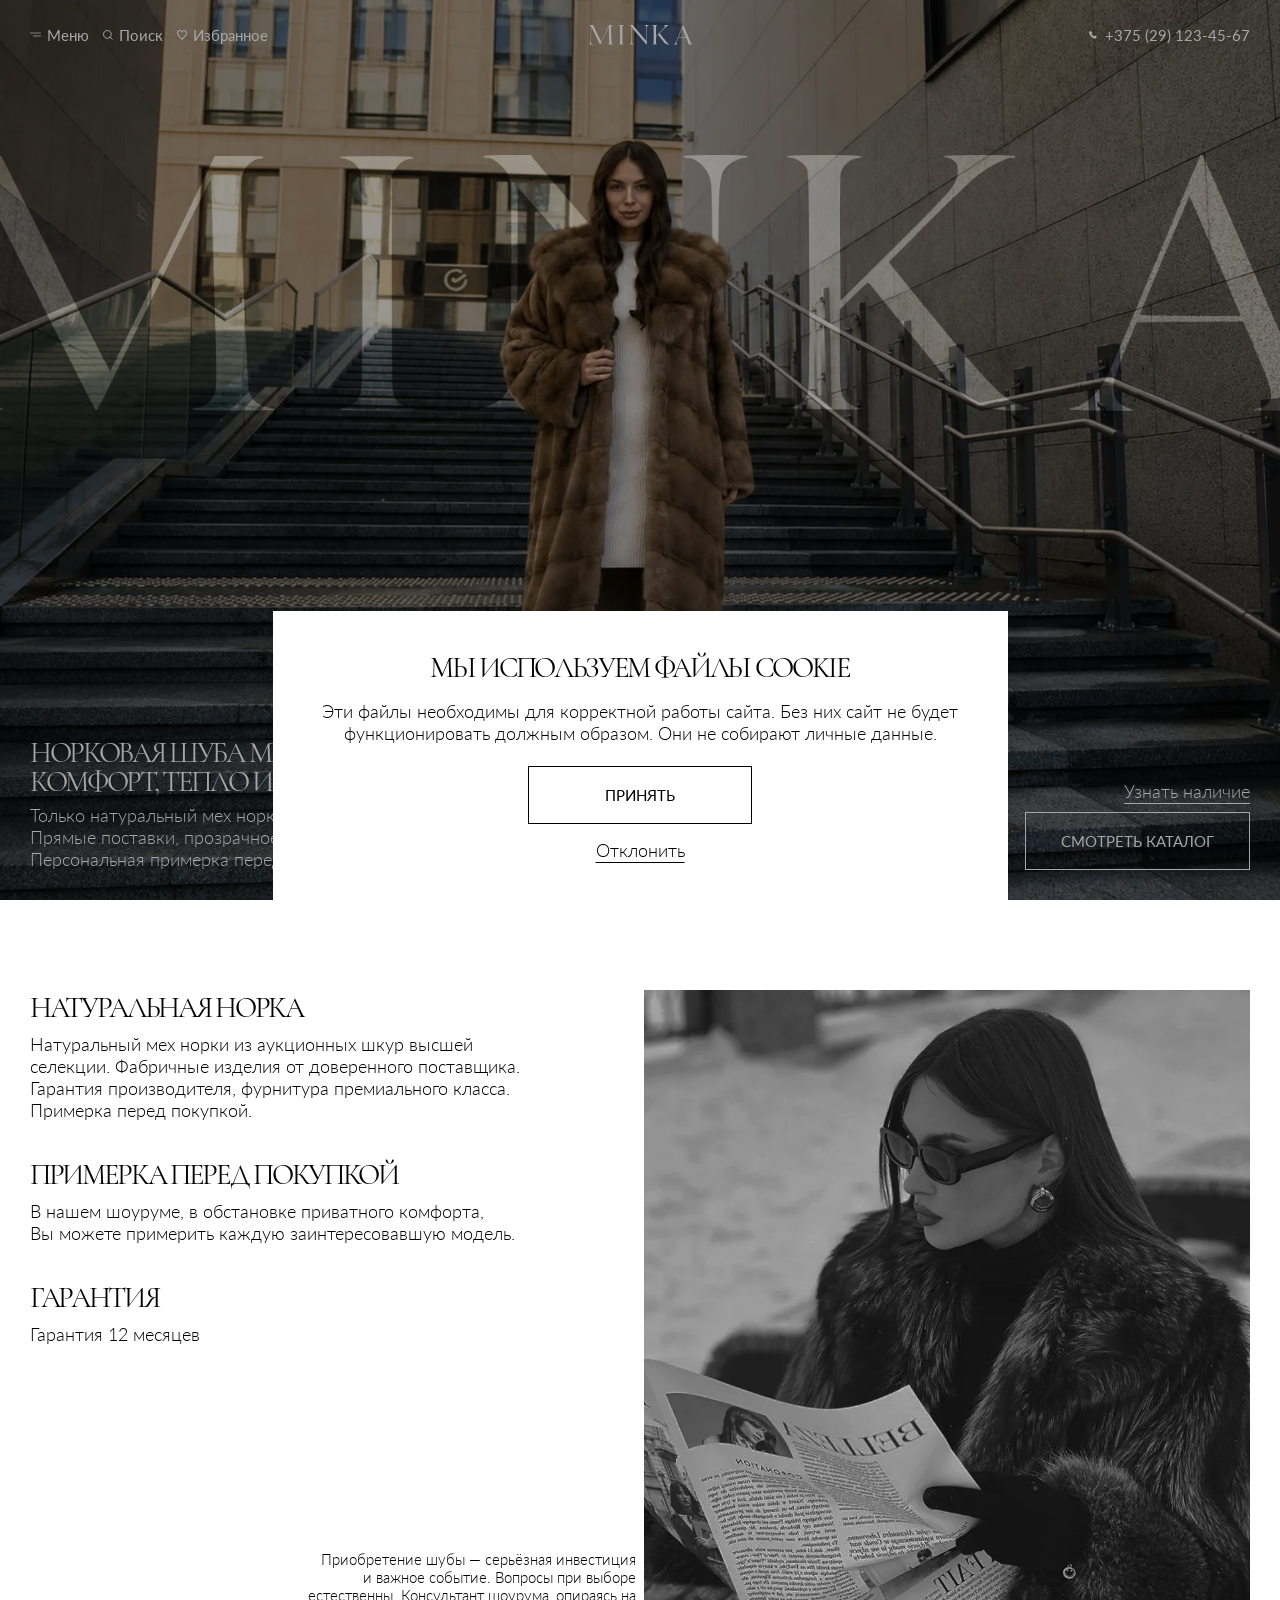
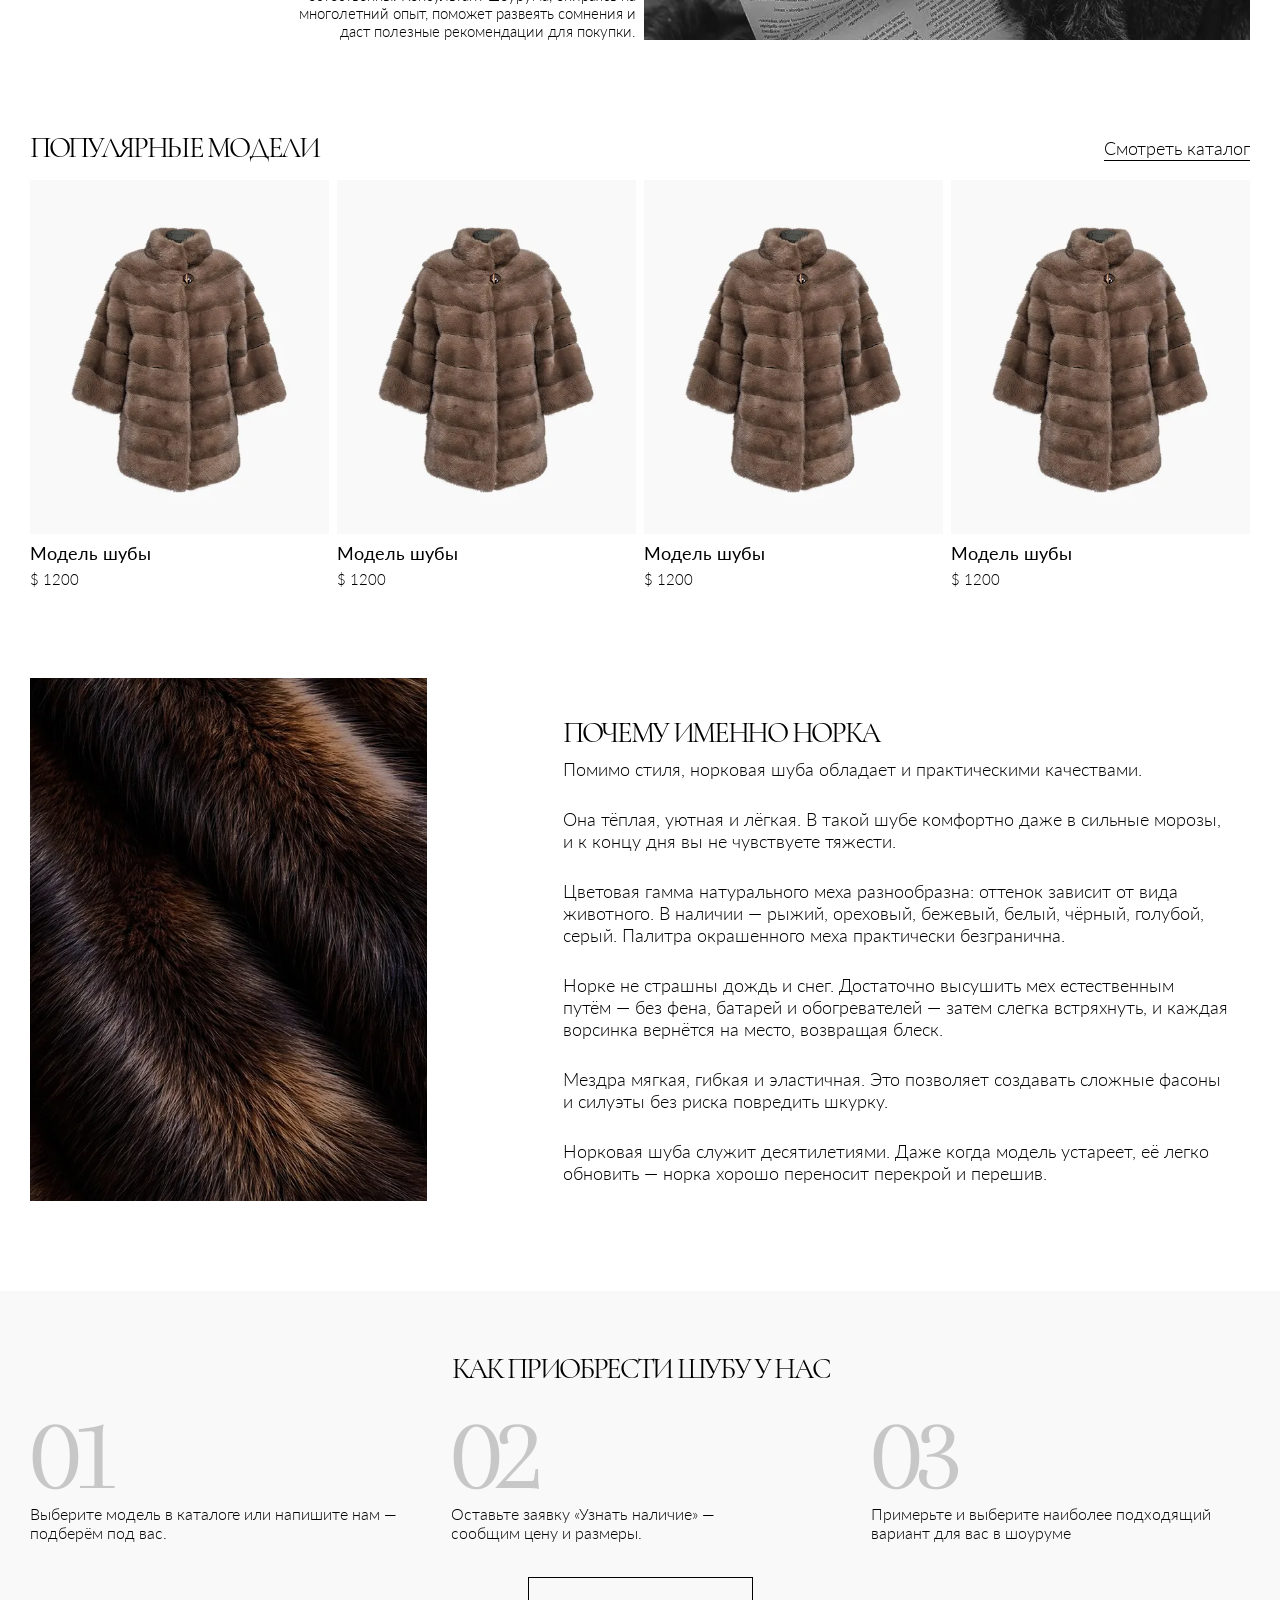
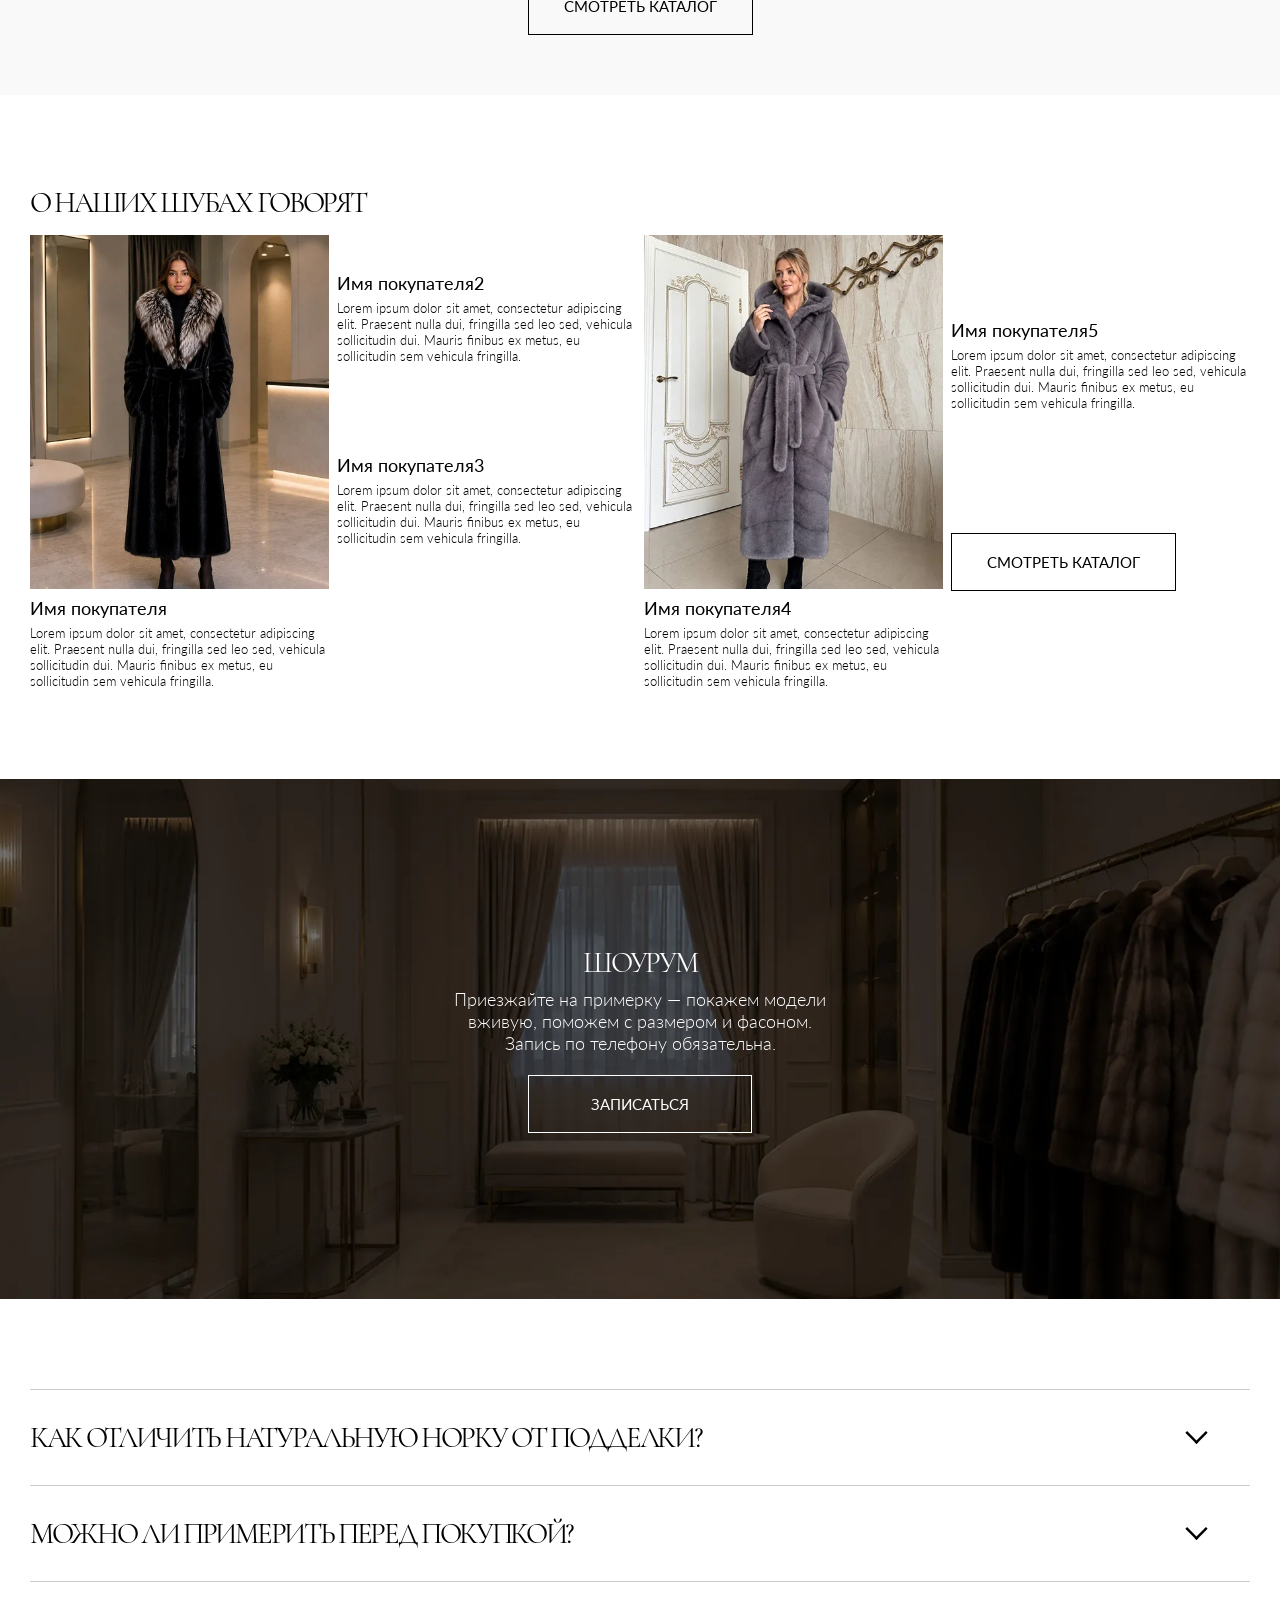
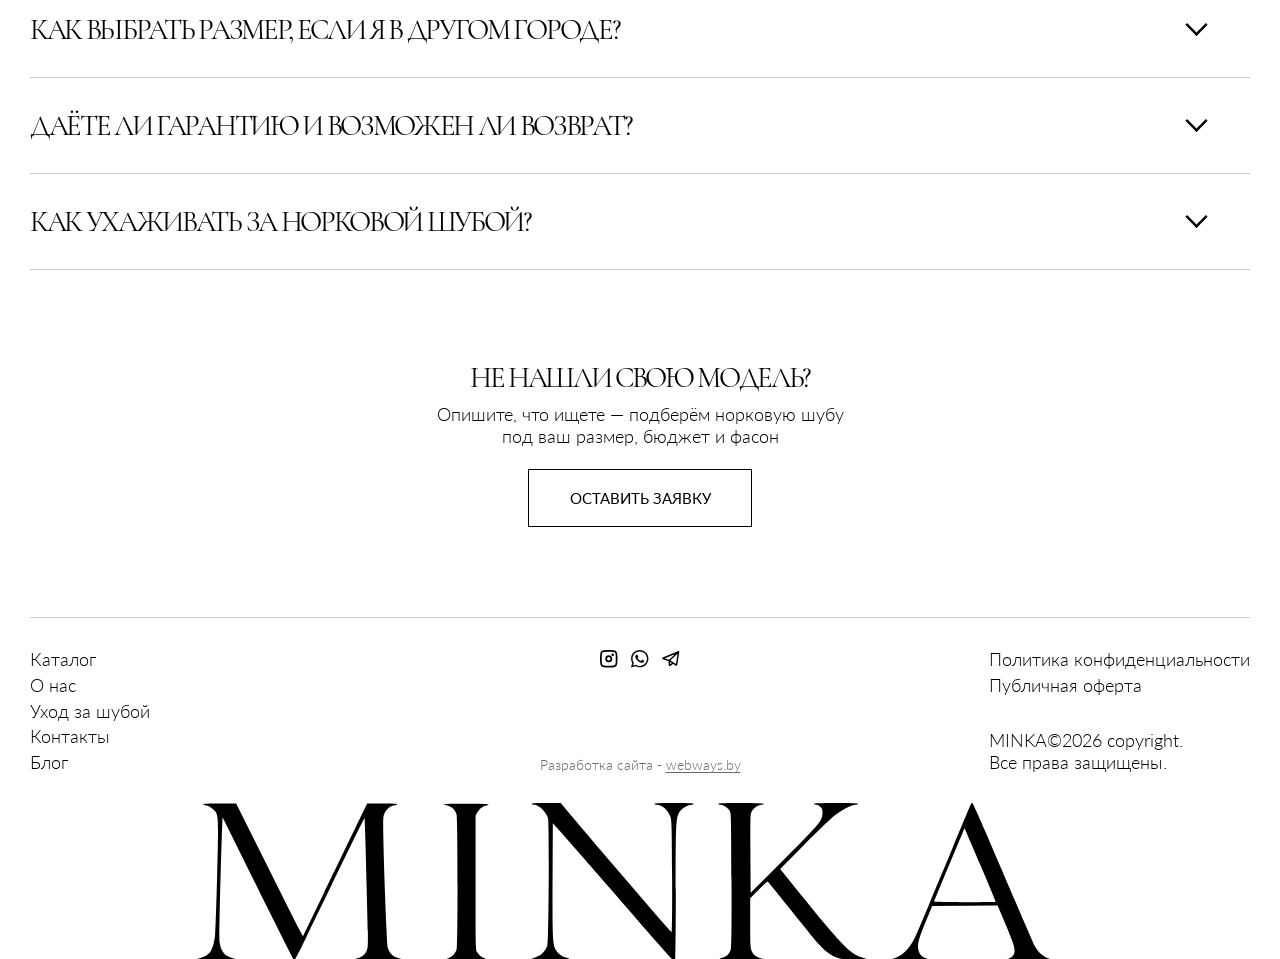
<file: index.html>
<!DOCTYPE html>
<html lang="ru">
<head>
    <meta charset="UTF-8">
    <meta name="viewport" content="width=device-width, initial-scale=1.0">
      <link rel="icon" href="assets/icons/favicon.ico" sizes="any">
      <link rel="icon" type="image/png" sizes="32x32" href="assets/icons/favicon-32x32.png">
      <link rel="icon" type="image/png" sizes="16x16" href="assets/icons/favicon-16x16.png">
      <link rel="apple-touch-icon" sizes="180x180" href="assets/icons/apple-touch-icon.png">
      <link rel="manifest" href="assets/icons/site.webmanifest">
      <meta name="theme-color" content="#ffffff">
      <link rel="stylesheet" href="css/aos.css">
      <link rel="stylesheet" href="css/swiper-bundle.min.css">
      <link rel="stylesheet" href="css/normalize.css">
      <link rel="stylesheet" href="css/style.css">
      <link rel="stylesheet" href="css/media.css">
      <script>document.documentElement.style.setProperty("--fixed-vh", window.innerHeight + "px");</script>
      <title>Норковые шубы MINKA — купить натуральную шубу, собственное производство</title>
      <meta name="description" content="Норковые шубы MINKA из натурального меха: собственное производство, прямые поставки, более 200 моделей. Примерка в шоуруме, гарантия и доставка по Беларуси.">
      <link rel="canonical" href="https://minka.by/">
      <meta property="og:type" content="website">
      <meta property="og:url" content="https://minka.by/">
      <meta property="og:title" content="Норковые шубы MINKA — натуральный мех, собственное производство">
      <meta property="og:description" content="200+ моделей норковых шуб. Собственное производство, примерка в шоуруме, гарантия и доставка по Беларуси.">
      <meta property="og:image" content="https://minka-gilt.vercel.app/assets/img/og.jpg">
      <meta property="og:image:width" content="1200">
      <meta property="og:image:height" content="630">
      <meta property="og:image:alt" content="MINKA — норковые шубы">
      <meta property="og:site_name" content="MINKA">
      <meta property="og:locale" content="ru_RU">
      <meta name="twitter:card" content="summary_large_image">
      <meta name="twitter:title" content="Норковые шубы MINKA — натуральный мех">
      <meta name="twitter:description" content="200+ моделей норковых шуб. Собственное производство, примерка в шоуруме, гарантия и доставка по Беларуси.">
      <meta name="twitter:image" content="https://minka-gilt.vercel.app/assets/img/og.jpg">
      <script type="application/ld+json">
{
  "@context": "https://schema.org",
  "@type": "ClothingStore",
  "name": "MINKA",
  "description": "Норковые шубы из натурального меха. Собственное производство, прямые поставки, примерка в шоуруме.",
  "url": "https://minka.by/",
  "image": "https://minka.by/assets/img/og.jpg",
  "telephone": "+375291234567",
  "email": "hello@minka.by",
  "priceRange": "$$$",
  "address": {
    "@type": "PostalAddress",
    "addressCountry": "BY",
    "addressLocality": "Минск"
  }
}
      </script>
      <script type="application/ld+json">
{
  "@context": "https://schema.org",
  "@type": "FAQPage",
  "mainEntity": [
    {
      "@type": "Question",
      "name": "Как отличить натуральную норку от подделки?",
      "acceptedAnswer": {
        "@type": "Answer",
        "text": "У натуральной норки мягкая эластичная мездра и живой блеск ворса, густая упругая подпушь; изделие лёгкое и тёплое. Искусственный мех жёстче, ворс одинаковой длины и «стеклянно» блестит. При покупке просите документы и гарантию на изделие."
      }
    },
    {
      "@type": "Question",
      "name": "Можно ли примерить перед покупкой?",
      "acceptedAnswer": {
        "@type": "Answer",
        "text": "Да. В нашем шоуруме можно примерить любую понравившуюся модель и оценить посадку, цвет и длину. Запишитесь по телефону — заранее подберём варианты под ваш размер и фасон."
      }
    },
    {
      "@type": "Question",
      "name": "Как выбрать размер, если я в другом городе?",
      "acceptedAnswer": {
        "@type": "Answer",
        "text": "Снимите мерки (обхват груди, талии, бёдер, длину рукава и изделия) и пришлите нам — поможем с размером. При необходимости отправим дополнительные фото и видео модели, а обмен по размеру согласуем заранее."
      }
    },
    {
      "@type": "Question",
      "name": "Даёте ли гарантию и возможен ли возврат?",
      "acceptedAnswer": {
        "@type": "Answer",
        "text": "На каждое изделие действует гарантия. Возврат и обмен товара надлежащего качества возможны в сроки, установленные законодательством, при сохранении товарного вида, ярлыков и пломб."
      }
    },
    {
      "@type": "Question",
      "name": "Как ухаживать за норковой шубой?",
      "acceptedAnswer": {
        "@type": "Answer",
        "text": "Храните шубу на широких плечиках в дышащем чехле, сушите при комнатной температуре без фена и батарей, снег стряхивайте сразу. Не наносите на мех духи и лак. Раз в 1–2 сезона — профессиональная меховая чистка."
      }
    }
  ]
}
      </script>
</head>
<body>

<a class="skip-link" href="#main-content">Перейти к содержимому</a>

<header class="header">
    <div class="container header__container">
        <div class="header__left">
            <button class="header__btn header__btn--burger" type="button" data-menu-open>
                <img src="assets/icons/burger-menu.svg" alt="" width="15" height="5">
                <span>Меню</span>
            </button>
            <button class="header__btn header__btn--search" type="button" data-search-open>
                <img src="assets/icons/search-icon.svg" alt="" width="12" height="12">
                <span>Поиск</span>
            </button>
            <a class="header__btn header__btn--favorites" href="favorites.html">
                <img src="assets/icons/favorites.svg" alt="" width="12" height="12">
                <span>Избранное</span>
            </a>
        </div>

        <a class="header__logo" href="index.html">
            <img src="assets/icons/logo.svg" alt="MINKA" width="145" height="26">
        </a>

        <a class="header__phone" href="tel:+375291234567">
            <img src="assets/icons/call.svg" alt="" width="10" height="10">
            <span>+375 (29) 123-45-67</span>
        </a>
    </div>
</header>

<div class="menu-overlay" data-menu-close></div>
<div class="menu" id="menu" data-lenis-prevent role="dialog" aria-modal="true" aria-label="Главное меню">
    <div class="menu__panel">
        <button class="menu__close" type="button" data-menu-close aria-label="Закрыть меню">
            <img src="assets/icons/close.svg" alt="" width="18" height="18">
        </button>

        <div class="container">
            <a class="menu__logo" href="index.html">
                <img src="assets/icons/logo-dark.svg" alt="MINKA" width="261" height="47">
            </a>

            <div class="menu__body">
                <nav class="menu__nav">
                    <a class="menu__link section-title" href="catalog.html" data-menu-target="catalog">Каталог</a>
                    <a class="menu__link section-title" href="about-us.html" data-menu-target="about">О нас</a>
                    <a class="menu__link section-title" href="care.html" data-menu-target="care">Уход за шубой</a>
                    <a class="menu__link section-title" href="contacts.html" data-menu-target="contacts">Контакты</a>
                    <a class="menu__link section-title" href="blog.html" data-menu-target="blog">Блог</a>
                </nav>

                <div class="menu__preview">
                    <div class="menu__card menu__card--active" data-menu-card="default">
                        <p class="menu__desc">MINKA — только натуральная норка. Собственное производство, прямые поставки с аукционов, без посредников. Более 200 моделей в наличии и под заказ. Индивидуальная примерка в шоуруме, помощь с выбором <br> и бережный уход — всё, чтобы шуба радовала десятилетиями.</p>
                        <img class="menu__img" src="assets/img/menu-card-0.webp" alt="" width="915" height="583">
                    </div>
                    <div class="menu__card" data-menu-card="catalog">
                        <p class="menu__desc">Более 200 моделей норковых шуб в наличии и под заказ. От сдержанной классики до актуальных фасонов — каждая модель прошла отбор по качеству меха, кроя и фурнитуры. Коллекция обновляется регулярно.</p>
                        <img class="menu__img" src="assets/img/menu-card-1.webp" alt="" width="915" height="583">
                    </div>
                    <div class="menu__card" data-menu-card="about">
                        <p class="menu__desc">MINKA — это 12 лет работы с натуральной норкой. Наша специализация — только норковые шубы. Закупаем мех напрямую на международных аукционах, шьём на собственном производстве. Без посредников и лишних наценок.</p>
                        <img class="menu__img" src="assets/img/menu-card-2.webp" alt="" width="915" height="583">
                    </div>
                    <div class="menu__card" data-menu-card="care">
                        <p class="menu__desc">Норка — живой мех. Несколько простых привычек сохранят блеск, форму и густоту подпушка на много сезонов. Здесь — всё, что мы советуем нашим клиентам: от хранения до поведения в дождь и снег.</p>
                        <img class="menu__img" src="assets/img/menu-card-3.webp" alt="" width="915" height="583">
                    </div>
                    <div class="menu__card" data-menu-card="contacts">
                        <p class="menu__desc">Шоурум для индивидуальной примерки, телефон для записи и любых вопросов. Приезжайте — покажем модели вживую, поможем с размером и фасоном. Мы на связи удобным вам способом.</p>
                        <img class="menu__img" src="assets/img/menu-card-4.webp" alt="" width="915" height="583">
                    </div>
                    <div class="menu__card" data-menu-card="blog">
                        <p class="menu__desc">Статьи о мехе, выборе норковой шубы и тонкостях, которые полезно знать перед покупкой. Опыт, наблюдения и рекомендации от команды MINKA.</p>
                        <img class="menu__img" src="assets/img/menu-card-5.webp" alt="" width="915" height="583">
                    </div>
                </div>
            </div>
        </div>
    </div>
</div>

<div class="search-overlay" data-search-close></div>
<div class="search" id="search" data-lenis-prevent role="dialog" aria-modal="true" aria-label="Поиск по сайту">
    <div class="search__panel">
        <button class="search__close" type="button" data-search-close aria-label="Закрыть поиск">
            <img src="assets/icons/close.svg" alt="" width="18" height="18">
        </button>

        <div class="container">
            <a class="search__logo" href="index.html">
                <img src="assets/icons/logo-dark.svg" alt="MINKA" width="261" height="47">
            </a>

            <div class="search__box">
                <form class="search__form" role="search">
                    <input class="search__input" type="text" placeholder="Начните искать" aria-label="Поиск по каталогу" autocomplete="off" role="combobox" aria-expanded="false" aria-controls="searchSuggest" aria-autocomplete="list">
                    <button class="search__clear" type="button" data-search-clear>Очистить</button>
                </form>
                <div class="search__suggest" id="searchSuggest" role="listbox" aria-label="Варианты поиска"></div>
                <p class="search__empty" role="status" aria-live="polite"></p>
            </div>

            <div class="search__results">
                <p class="hero__availability popular__link search__count" aria-live="polite" aria-atomic="true">435 результатов</p>
                <div class="search__grid"></div>
            </div>

            <div class="popular popular--slider search__popular">
                <div class="popular__top">
                    <h2 class="popular__title section-title">Может быть интересно</h2>
                    <a class="hero__availability popular__link" href="catalog.html">Смотреть каталог</a>
                    <div class="popular__nav">
                        <button class="popular__arrow popular__arrow--prev" type="button" aria-label="Предыдущий слайд">
                            <img src="assets/icons/slider-arrow.svg" alt="" width="10" height="16">
                        </button>
                        <button class="popular__arrow popular__arrow--next" type="button" aria-label="Следующий слайд">
                            <img src="assets/icons/slider-arrow.svg" alt="" width="10" height="16">
                        </button>
                    </div>
                </div>

                <div class="popular__slider">
                <div class="popular__list">
                    <div class="popular-card">
                        <button class="popular-card__fav" type="button" aria-label="В избранное">
                            <img src="assets/icons/favorite.svg" alt="" width="24" height="24">
                        </button>
                        <a class="popular-card__link" href="single.html">
                            <img class="popular-card__img" src="assets/img/popular-card-1.webp" alt="Модель шубы" width="452" height="535">
<img class="popular-card__img popular-card__img--hover" src="assets/img/review-card-1.webp" alt="" width="452" height="535" aria-hidden="true">
                            <p class="popular-card__title">Модель шубы</p>
                            <p class="popular-card__price">$ 1200</p>
                        </a>
                    </div>
                    <div class="popular-card">
                        <button class="popular-card__fav" type="button" aria-label="В избранное">
                            <img src="assets/icons/favorite.svg" alt="" width="24" height="24">
                        </button>
                        <a class="popular-card__link" href="single.html">
                            <img class="popular-card__img" src="assets/img/popular-card-1.webp" alt="Модель шубы" width="452" height="535">
<img class="popular-card__img popular-card__img--hover" src="assets/img/review-card-1.webp" alt="" width="452" height="535" aria-hidden="true">
                            <p class="popular-card__title">Модель шубы</p>
                            <p class="popular-card__price">$ 1200</p>
                        </a>
                    </div>
                    <div class="popular-card">
                        <button class="popular-card__fav" type="button" aria-label="В избранное">
                            <img src="assets/icons/favorite.svg" alt="" width="24" height="24">
                        </button>
                        <a class="popular-card__link" href="single.html">
                            <img class="popular-card__img" src="assets/img/popular-card-1.webp" alt="Модель шубы" width="452" height="535">
<img class="popular-card__img popular-card__img--hover" src="assets/img/review-card-1.webp" alt="" width="452" height="535" aria-hidden="true">
                            <p class="popular-card__title">Модель шубы</p>
                            <p class="popular-card__price">$ 1200</p>
                        </a>
                    </div>
                    <div class="popular-card">
                        <button class="popular-card__fav" type="button" aria-label="В избранное">
                            <img src="assets/icons/favorite.svg" alt="" width="24" height="24">
                        </button>
                        <a class="popular-card__link" href="single.html">
                            <img class="popular-card__img" src="assets/img/popular-card-1.webp" alt="Модель шубы" width="452" height="535">
<img class="popular-card__img popular-card__img--hover" src="assets/img/review-card-1.webp" alt="" width="452" height="535" aria-hidden="true">
                            <p class="popular-card__title">Модель шубы</p>
                            <p class="popular-card__price">$ 1200</p>
                        </a>
                    </div>
                </div>
                </div>

                <div class="popular__pagination"></div>

                <a class="hero__availability popular__link popular__link--search" href="catalog.html">Смотреть каталог</a>
            </div>
        </div>
    </div>
</div>

<main id="main-content">
<section class="hero">
    <div class="container hero__container">
        <div class="hero__content" data-aos="fade-up">
            <div class="hero__text">
                <h1 class="hero__title section-title">Норковая шуба MINKA&nbsp;&mdash; комфорт, тепло и статус</h1>
                <p class="hero__desc">
                    Только натуральный мех норки. <br>
                    Прямые поставки, прозрачное ценообразование. 
                    Персональная примерка перед приобретением.
                </p>
            </div>

            <div class="hero__actions">
                <button class="hero__availability" data-popup="cta" type="button">Узнать наличие</button>
                <a class="hero__catalog" href="catalog.html">Смотреть каталог</a>
            </div>
        </div>
    </div>
</section>

<section class="benefits">
    <div class="container benefits__container">
        <div class="benefits__left">
            <div class="benefits__list">
                <div class="benefits__item" data-aos="fade-up" data-aos-delay="0">
                    <h2 class="benefits__title section-title">Натуральная норка</h2>
                    <p class="benefits__text">Натуральный мех норки из аукционных шкур высшей селекции. Фабричные изделия от доверенного поставщика. Гарантия производителя, фурнитура премиального класса. Примерка перед покупкой.</p>
                </div>
                <div class="benefits__item" data-aos="fade-up" data-aos-delay="100">
                    <span class="benefits__title section-title">Примерка перед покупкой</span>
                    <p class="benefits__text">В нашем шоуруме, в обстановке приватного комфорта, <br> Вы можете примерить каждую заинтересовавшую модель.</p>
                </div>
                <div class="benefits__item" data-aos="fade-up" data-aos-delay="200">
                    <span class="benefits__title section-title">Гарантия</span>
                    <p class="benefits__text">Гарантия 12 месяцев</p>
                </div>
            </div>

            <p class="benefits__note">Приобретение шубы&nbsp;&mdash; серьёзная инвестиция<br> и важное событие. Вопросы при выборе естественны. Консультант шоурума, опираясь на многолетний опыт, поможет развеять сомнения и даст полезные рекомендации для покупки.</p>
        </div>

        <div class="benefits__right">
            <img src="assets/img/benefits.webp" alt="Девушка в норковой шубе читает газету" width="914" height="981">
        </div>
    </div>
</section>

<section class="popular popular--slider section-padding" data-aos="fade-up">
    <div class="container">
        <div class="popular__top">
            <h2 class="popular__title section-title">Популярные модели</h2>
            <a class="hero__availability popular__link" href="catalog.html">Смотреть каталог</a>
            <div class="popular__nav">
                <button class="popular__arrow popular__arrow--prev" type="button" aria-label="Предыдущий слайд">
                    <img src="assets/icons/slider-arrow.svg" alt="" width="10" height="16">
                </button>
                <button class="popular__arrow popular__arrow--next" type="button" aria-label="Следующий слайд">
                    <img src="assets/icons/slider-arrow.svg" alt="" width="10" height="16">
                </button>
            </div>
        </div>

        <div class="popular__slider">
        <div class="popular__list">
            <div class="popular-card">
                <button class="popular-card__fav" type="button" aria-label="В избранное">
                    <img src="assets/icons/favorite.svg" alt="" width="24" height="24">
                </button>
                <a class="popular-card__link" href="single.html">
                    <img class="popular-card__img" src="assets/img/popular-card-1.webp" alt="Модель шубы" width="452" height="535">
<img class="popular-card__img popular-card__img--hover" src="assets/img/review-card-1.webp" alt="" width="452" height="535" aria-hidden="true">
                    <p class="popular-card__title">Модель шубы</p>
                    <p class="popular-card__price">$ 1200</p>
                </a>
            </div>
            <div class="popular-card">
                <button class="popular-card__fav" type="button" aria-label="В избранное">
                    <img src="assets/icons/favorite.svg" alt="" width="24" height="24">
                </button>
                <a class="popular-card__link" href="single.html">
                    <img class="popular-card__img" src="assets/img/popular-card-1.webp" alt="Модель шубы" width="452" height="535">
<img class="popular-card__img popular-card__img--hover" src="assets/img/review-card-1.webp" alt="" width="452" height="535" aria-hidden="true">
                    <p class="popular-card__title">Модель шубы</p>
                    <p class="popular-card__price">$ 1200</p>
                </a>
            </div>
            <div class="popular-card">
                <button class="popular-card__fav" type="button" aria-label="В избранное">
                    <img src="assets/icons/favorite.svg" alt="" width="24" height="24">
                </button>
                <a class="popular-card__link" href="single.html">
                    <img class="popular-card__img" src="assets/img/popular-card-1.webp" alt="Модель шубы" width="452" height="535">
<img class="popular-card__img popular-card__img--hover" src="assets/img/review-card-1.webp" alt="" width="452" height="535" aria-hidden="true">
                    <p class="popular-card__title">Модель шубы</p>
                    <p class="popular-card__price">$ 1200</p>
                </a>
            </div>
            <div class="popular-card">
                <button class="popular-card__fav" type="button" aria-label="В избранное">
                    <img src="assets/icons/favorite.svg" alt="" width="24" height="24">
                </button>
                <a class="popular-card__link" href="single.html">
                    <img class="popular-card__img" src="assets/img/popular-card-1.webp" alt="Модель шубы" width="452" height="535">
<img class="popular-card__img popular-card__img--hover" src="assets/img/review-card-1.webp" alt="" width="452" height="535" aria-hidden="true">
                    <p class="popular-card__title">Модель шубы</p>
                    <p class="popular-card__price">$ 1200</p>
                </a>
            </div>
        </div>
        </div>

        <div class="popular__pagination"></div>

        <a class="popular__catalog hero__catalog buy__catalog" href="catalog.html">Смотреть каталог</a>
    </div>
</section>

<section class="material section-padding" data-aos="fade-up" data-aos-delay="100">
    <div class="container material__container">
        <div class="material__image">
            <img src="assets/img/material.webp" alt="Мех норки крупным планом" width="605" height="797">
        </div>

        <div class="material__content">
            <h2 class="material__title section-title">Почему именно норка</h2>

            <div class="material__text">
                <p>Помимо стиля, норковая шуба обладает и практическими качествами.</p>
                <p>Она тёплая, уютная и лёгкая. В такой шубе комфортно даже в сильные морозы, и к концу дня вы не чувствуете тяжести.</p>
                <p>Цветовая гамма натурального меха разнообразна: оттенок зависит от вида животного. В наличии&nbsp;&mdash; рыжий, ореховый, бежевый, белый, чёрный, голубой, серый. Палитра окрашенного меха практически безгранична.</p>
                <p>Норке не страшны дождь и снег. Достаточно высушить мех естественным путём&nbsp;&mdash; без фена, батарей и обогревателей&nbsp;&mdash; затем слегка встряхнуть, и каждая ворсинка вернётся на место, возвращая блеск.</p>
                <p>Мездра мягкая, гибкая и эластичная. Это позволяет создавать сложные фасоны и силуэты без риска повредить шкурку.</p>
                <p>Норковая шуба служит десятилетиями. Даже когда модель устареет, её легко обновить&nbsp;&mdash; норка хорошо переносит перекрой и перешив.</p>
            </div>
        </div>
    </div>
</section>

<section class="buy">
    <div class="container buy__container" data-aos="fade-up" data-aos-delay="100">
        <h2 class="buy__title section-title">Как приобрести шубу у нас</h2>

        <div class="buy__steps">
            <div class="buy__step">
                <span class="buy__number">01</span>
                <p class="buy__text">Выберите модель в каталоге или напишите нам&nbsp;&mdash; подберём под вас.</p>
            </div>
            <div class="buy__step">
                <span class="buy__number">02</span>
                <p class="buy__text">Оставьте заявку «Узнать наличие»&nbsp;&mdash; <br> сообщим цену и размеры.</p>
            </div>
            <div class="buy__step">
                <span class="buy__number">03</span>
                <p class="buy__text">Примерьте и выберите наиболее подходящий вариант для вас в шоуруме</p>
            </div>
        </div>

        <a class="hero__catalog buy__catalog" href="catalog.html">Смотреть каталог</a>
    </div>
</section>

<section class="reviews section-padding" data-aos="fade-up" data-aos-delay="100">
    <div class="container">
        <div class="reviews__top">
            <h2 class="reviews__title section-title">О наших шубах говорят</h2>
            <div class="reviews__nav">
                <button class="reviews__arrow reviews__arrow--prev" type="button" aria-label="Предыдущий слайд">
                    <img src="assets/icons/slider-arrow.svg" alt="" width="10" height="16">
                </button>
                <button class="reviews__arrow reviews__arrow--next" type="button" aria-label="Следующий слайд">
                    <img src="assets/icons/slider-arrow.svg" alt="" width="10" height="16">
                </button>
            </div>
        </div>

        <div class="reviews__slider">
        <div class="reviews__list">
            <div class="review-card review-card--image">
                <img class="review-card__img" src="assets/img/review-card-1.webp" alt="Покупательница MINKA" width="452" height="535">
                <span class="review-card__name">Имя покупателя</span>
                <p class="review-card__text">Lorem ipsum dolor sit amet, consectetur adipiscing elit. Praesent nulla dui, fringilla sed leo sed, vehicula sollicitudin dui. Mauris finibus ex metus, eu sollicitudin sem vehicula fringilla.</p>
            </div>

            <div class="review-card review-card--double">
                <div class="review-card__block">
                    <span class="review-card__name">Имя покупателя2</span>
                    <p class="review-card__text">Lorem ipsum dolor sit amet, consectetur adipiscing elit. Praesent nulla dui, fringilla sed leo sed, vehicula sollicitudin dui. Mauris finibus ex metus, eu sollicitudin sem vehicula fringilla.</p>
                </div>
                <div class="review-card__block">
                    <span class="review-card__name">Имя покупателя3</span>
                    <p class="review-card__text">Lorem ipsum dolor sit amet, consectetur adipiscing elit. Praesent nulla dui, fringilla sed leo sed, vehicula sollicitudin dui. Mauris finibus ex metus, eu sollicitudin sem vehicula fringilla.</p>
                </div>
            </div>

            <div class="review-card review-card--image">
                <img class="review-card__img" src="assets/img/review-card-2.webp" alt="Покупательница MINKA" width="452" height="535">
                <span class="review-card__name">Имя покупателя4</span>
                <p class="review-card__text">Lorem ipsum dolor sit amet, consectetur adipiscing elit. Praesent nulla dui, fringilla sed leo sed, vehicula sollicitudin dui. Mauris finibus ex metus, eu sollicitudin sem vehicula fringilla.</p>
            </div>

            <div class="review-card review-card--last">
                <span class="review-card__name">Имя покупателя5</span>
                <p class="review-card__text review-card__text--last">Lorem ipsum dolor sit amet, consectetur adipiscing elit. Praesent nulla dui, fringilla sed leo sed, vehicula sollicitudin dui. Mauris finibus ex metus, eu sollicitudin sem vehicula fringilla.</p>
                <a class="hero__catalog buy__catalog" href="catalog.html">Смотреть каталог</a>
            </div>
        </div>
        </div>

        <div class="reviews__pagination"></div>
    </div>
</section>

<section class="showroom">
    <div class="container showroom__container" data-aos="fade-up" data-aos-delay="100">
        <h2 class="showroom__title section-title">Шоурум</h2>
        <p class="showroom__desc">Приезжайте на примерку&nbsp;&mdash; покажем модели вживую, поможем с размером и фасоном. Запись по телефону обязательна.</p>
        <button class="hero__catalog showroom__btn" type="button" data-popup="showroom">Записаться</button>
    </div>
</section>

<section class="faq section-padding">
    <div class="container">
        <ul class="faq__list">
            <li class="faq__item" data-aos="fade-up" data-aos-delay="100">
                <h3 class="faq__question section-title">
                    <button class="faq__header" type="button" aria-expanded="false">
                        <span class="faq__question section-title">Как отличить натуральную норку от подделки?</span>
                        <img class="faq__chevron" src="assets/icons/chevron.svg" alt="" width="28" height="16">
                    </button>
                </h3>
                <div class="faq__answer">
                    <div class="faq__answer-inner">
                        <p class="faq__text">У натуральной норки мягкая эластичная мездра и живой блеск ворса, густая упругая подпушь; изделие лёгкое и тёплое. Искусственный мех жёстче, ворс одинаковой длины и «стеклянно» блестит. При покупке просите документы и гарантию на изделие.</p>
                    </div>
                </div>
            </li>

            <li class="faq__item" data-aos="fade-up" data-aos-delay="200">
                <h3 class="faq__question section-title">
                    <button class="faq__header" type="button" aria-expanded="false">
                        <span class="faq__question section-title">Можно ли примерить перед покупкой?</span>
                        <img class="faq__chevron" src="assets/icons/chevron.svg" alt="" width="28" height="16">
                    </button>
                </h3>
                <div class="faq__answer">
                    <div class="faq__answer-inner">
                        <p class="faq__text">Да. В нашем шоуруме можно примерить любую понравившуюся модель и оценить посадку, цвет и длину. Запишитесь по телефону — заранее подберём варианты под ваш размер и фасон.</p>
                    </div>
                </div>
            </li>

            <li class="faq__item" data-aos="fade-up" data-aos-delay="300">
                <h3 class="faq__question section-title">
                    <button class="faq__header" type="button" aria-expanded="false">
                        <span class="faq__question section-title">Как выбрать размер, если я в другом городе?</span>
                        <img class="faq__chevron" src="assets/icons/chevron.svg" alt="" width="28" height="16">
                    </button>
                </h3>
                <div class="faq__answer">
                    <div class="faq__answer-inner">
                        <p class="faq__text">Снимите мерки (обхват груди, талии, бёдер, длину рукава и изделия) и пришлите нам — поможем с размером. При необходимости отправим дополнительные фото и видео модели, а обмен по размеру согласуем заранее.</p>
                    </div>
                </div>
            </li>

            <li class="faq__item" data-aos="fade-up" data-aos-delay="400">
                <h3 class="faq__question section-title">
                    <button class="faq__header" type="button" aria-expanded="false">
                        <span class="faq__question section-title">Даёте ли гарантию и возможен ли возврат?</span>
                        <img class="faq__chevron" src="assets/icons/chevron.svg" alt="" width="28" height="16">
                    </button>
                </h3>
                <div class="faq__answer">
                    <div class="faq__answer-inner">
                        <p class="faq__text">На каждое изделие действует гарантия. Возврат и обмен товара надлежащего качества возможны в сроки, установленные законодательством, при сохранении товарного вида, ярлыков и пломб.</p>
                    </div>
                </div>
            </li>

            <li class="faq__item" data-aos="fade-up" data-aos-delay="500">
                <h3 class="faq__question section-title">
                    <button class="faq__header" type="button" aria-expanded="false">
                        <span class="faq__question section-title">Как ухаживать за норковой шубой?</span>
                        <img class="faq__chevron" src="assets/icons/chevron.svg" alt="" width="28" height="16">
                    </button>
                </h3>
                <div class="faq__answer">
                    <div class="faq__answer-inner">
                        <p class="faq__text">Храните шубу на широких плечиках в дышащем чехле, сушите при комнатной температуре без фена и батарей, снег стряхивайте сразу. Не наносите на мех духи и лак. Раз в 1–2 сезона — профессиональная меховая чистка.</p>
                    </div>
                </div>
            </li>
        </ul>
    </div>
</section>

<section class="cta" data-aos="fade-up">
    <div class="container cta__container">
        <h2 class="cta__title section-title">Не нашли свою модель?</h2>
        <p class="cta__desc">Опишите, что ищете&nbsp;&mdash; подберём норковую шубу под ваш размер, бюджет и фасон</p>
        <button class="hero__catalog buy__catalog cta__btn" type="button" data-popup="cta">Оставить заявку</button>
    </div>
</section>
</main>

<footer class="footer">
    <div class="container footer__container">
        <div class="footer__top">
            <nav class="footer__nav">
                <a class="footer__link" href="catalog.html">Каталог</a>
                <a class="footer__link" href="about-us.html">О нас</a>
                <a class="footer__link" href="care.html">Уход за шубой</a>
                <a class="footer__link" href="contacts.html">Контакты</a>
                <a class="footer__link" href="blog.html">Блог</a>
            </nav>

            <div class="footer__center">
                <div class="footer__socials">
                    <a class="footer__social" href="#" aria-label="Instagram">
                        <img src="assets/icons/ig.svg" alt="" width="24" height="24">
                    </a>
                    <a class="footer__social" href="#" aria-label="WhatsApp">
                        <img src="assets/icons/whatsapp.svg" alt="" width="24" height="24">
                    </a>
                    <a class="footer__social footer__social--telegram" href="#" aria-label="Telegram">
                        <img src="assets/icons/tg.svg" alt="" width="21" height="19">
                    </a>
                </div>
                <p class="footer__dev">Разработка сайта&nbsp;- <a href="https://webways.by" target="_blank" rel="noopener">webways.by</a></p>
            </div>

            <div class="footer__policy">
                <nav class="footer__policy-links">
                    <a class="footer__link" href="privacy-policy.html">Политика конфиденциальности</a>
                    <a class="footer__link" href="terms-and-conditions.html">Публичная оферта</a>
                </nav>
                <span class="footer__copyright">MINKA©2026 copyright. Все права защищены.</span>
            </div>
        </div>

        <div class="footer__logo">
            <img src="assets/icons/footer-logo.svg" alt="MINKA" width="1346" height="235">
        </div>
    </div>
</footer>

<div class="popup" data-popup-window="showroom" role="dialog" aria-modal="true" aria-label="Записаться в шоурум">
    <div class="popup__window">
        <div class="popup__image">
            <img src="assets/img/popup-card-showroom.webp" alt="" width="607" height="737">
        </div>

        <div class="popup__body" data-lenis-prevent>
            <button class="popup__close" type="button" data-popup-close aria-label="Закрыть">
                <img src="assets/icons/close.svg" alt="" width="18" height="18">
            </button>

            <h2 class="popup__title section-title">Записаться в шоурум</h2>
            <p class="popup__desc">Оставьте свои данные и мы свяжемся с вами для уточнения деталей</p>

            <form class="popup__form">
                <div class="popup__inputs">
                    <input class="popup__input" type="text" placeholder="Имя" aria-label="Имя">
                    <input class="popup__input" type="tel" placeholder="Телефон" aria-label="Телефон">
                    <input class="popup__input" type="text" placeholder="Дата" aria-label="Дата">
                    <input class="popup__input" type="text" placeholder="Время" aria-label="Время">
                    <input class="popup__input" type="text" placeholder="Комментарий" aria-label="Комментарий">
                </div>

                <span class="popup__label">Где с вами связаться?</span>
                <div class="popup__checks">
                    <label class="popup__check">
                        <input class="popup__check-input" type="radio" name="contact" value="Телефон">
                        <span class="popup__box"></span>
                        <span>Телефон</span>
                    </label>
                    <label class="popup__check">
                        <input class="popup__check-input" type="radio" name="contact" value="WhatsApp">
                        <span class="popup__box"></span>
                        <span>WhatsApp</span>
                    </label>
                    <label class="popup__check">
                        <input class="popup__check-input" type="radio" name="contact" value="Вайбер">
                        <span class="popup__box"></span>
                        <span>Вайбер</span>
                    </label>
                    <label class="popup__check">
                        <input class="popup__check-input" type="radio" name="contact" value="Telegram">
                        <span class="popup__box"></span>
                        <span>Telegram</span>
                    </label>
                </div>

                <label class="popup__check popup__agree">
                    <input class="popup__check-input" type="checkbox" name="agree">
                    <span class="popup__box"></span>
                    <span>Я соглашаюсь с <a href="privacy-policy.html">обработкой персональных данных</a></span>
                </label>

                <button class="hero__catalog buy__catalog popup__submit" type="submit">Отправить заявку</button>
            </form>
        </div>
    </div>

    <div class="popup__thanks" role="status" tabindex="-1">
        <h2 class="popup__thanks-title section-title">Спасибо!</h2>
        <span class="popup__thanks-lead">Ваша заявка успешно отправлена.</span>
        <p class="popup__thanks-text">Мы свяжемся с вами в ближайшее время и уточним все детали.</p>
        <button class="hero__catalog buy__catalog" type="button" data-popup-close>Хорошо</button>
    </div>
</div>

<div class="popup" data-popup-window="cta" role="dialog" aria-modal="true" aria-label="Оставить заявку">
    <div class="popup__window">
        <div class="popup__image">
            <img src="assets/img/popup-card-showroom.webp" alt="" width="607" height="737">
        </div>

        <div class="popup__body" data-lenis-prevent>
            <button class="popup__close" type="button" data-popup-close aria-label="Закрыть">
                <img src="assets/icons/close.svg" alt="" width="18" height="18">
            </button>

            <h2 class="popup__title section-title">Оставьте контакты</h2>
            <p class="popup__desc">Сообщим наличие размеров, актуальную цену и пришлём дополнительные фото.</p>

            <form class="popup__form">
                <div class="popup__inputs">
                    <input class="popup__input" type="text" placeholder="Имя" aria-label="Имя">
                    <input class="popup__input" type="tel" placeholder="Телефон" aria-label="Телефон">
                    <input class="popup__input" type="text" placeholder="Комментарий" aria-label="Комментарий">
                </div>

                <span class="popup__label">Где с вами связаться?</span>
                <div class="popup__checks">
                    <label class="popup__check">
                        <input class="popup__check-input" type="radio" name="cta-contact" value="Телефон">
                        <span class="popup__box"></span>
                        <span>Телефон</span>
                    </label>
                    <label class="popup__check">
                        <input class="popup__check-input" type="radio" name="cta-contact" value="WhatsApp">
                        <span class="popup__box"></span>
                        <span>WhatsApp</span>
                    </label>
                    <label class="popup__check">
                        <input class="popup__check-input" type="radio" name="cta-contact" value="Вайбер">
                        <span class="popup__box"></span>
                        <span>Вайбер</span>
                    </label>
                    <label class="popup__check">
                        <input class="popup__check-input" type="radio" name="cta-contact" value="Telegram">
                        <span class="popup__box"></span>
                        <span>Telegram</span>
                    </label>
                </div>

                <label class="popup__check popup__agree">
                    <input class="popup__check-input" type="checkbox" name="cta-agree">
                    <span class="popup__box"></span>
                    <span>Я соглашаюсь с <a href="privacy-policy.html">обработкой персональных данных</a></span>
                </label>

                <button class="hero__catalog buy__catalog popup__submit" type="submit">Отправить заявку</button>
            </form>
        </div>
    </div>

    <div class="popup__thanks" role="status" tabindex="-1">
        <h2 class="popup__thanks-title section-title">Спасибо!</h2>
        <span class="popup__thanks-lead">Ваша заявка успешно отправлена.</span>
        <p class="popup__thanks-text">Мы свяжемся с вами в ближайшее время и уточним все детали.</p>
        <button class="hero__catalog buy__catalog" type="button" data-popup-close>Хорошо</button>
    </div>
</div>

<div class="cookie" id="cookie">
    <div class="cookie__window">
        <h2 class="cookie__title section-title">Мы используем файлы cookie</h2>
        <p class="cookie__desc">Эти файлы необходимы для корректной работы сайта. Без них сайт не будет функционировать должным образом. Они не собирают личные данные.</p>
        <div class="cookie__actions">
            <button class="hero__catalog buy__catalog cookie__accept" type="button" data-cookie-close>Принять</button>
            <button class="hero__availability popular__link cookie__decline" type="button" data-cookie-close>Отклонить</button>
        </div>
    </div>
</div>

<script src="js/aos.js"></script>
<script src="js/lenis.min.js"></script>
<script src="js/swiper-bundle.min.js"></script>
<script src="js/just-validate.production.min.js"></script><script src="js/main.js"></script>
</body>
</html>
</file>
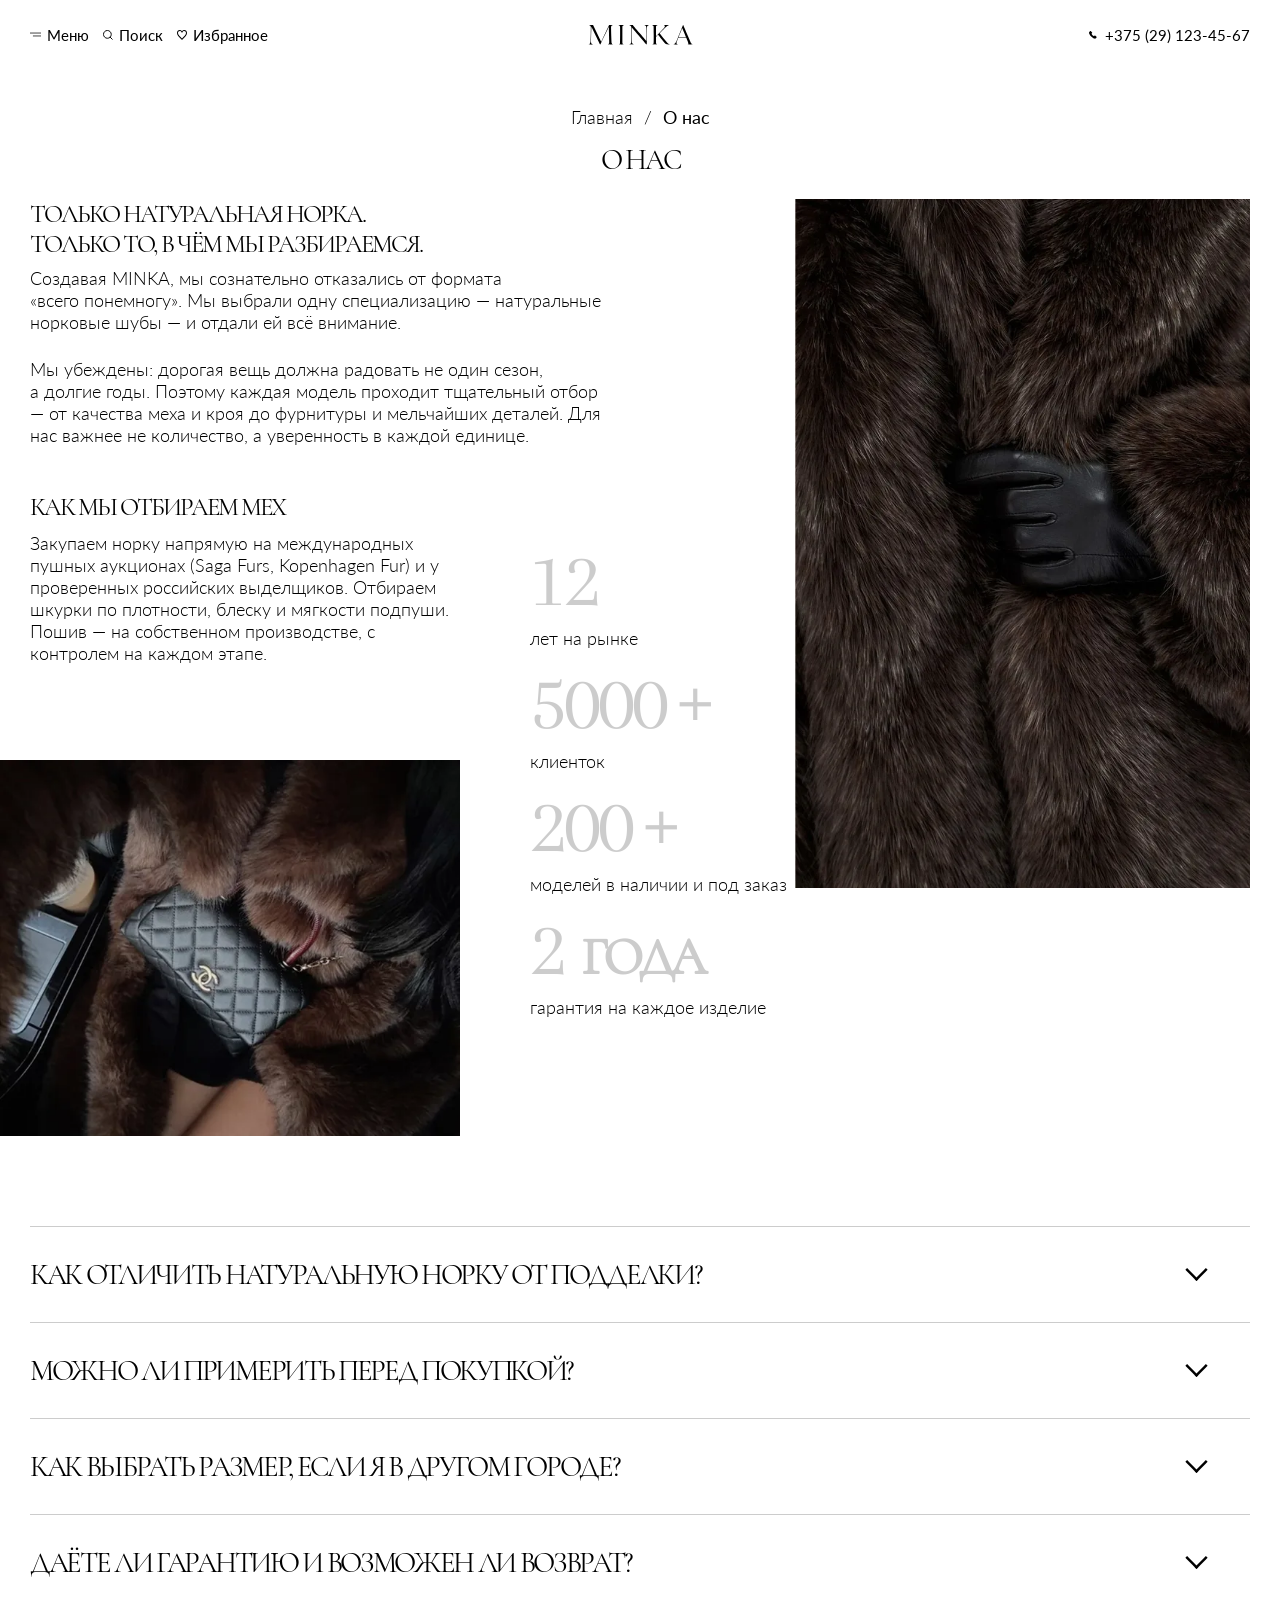
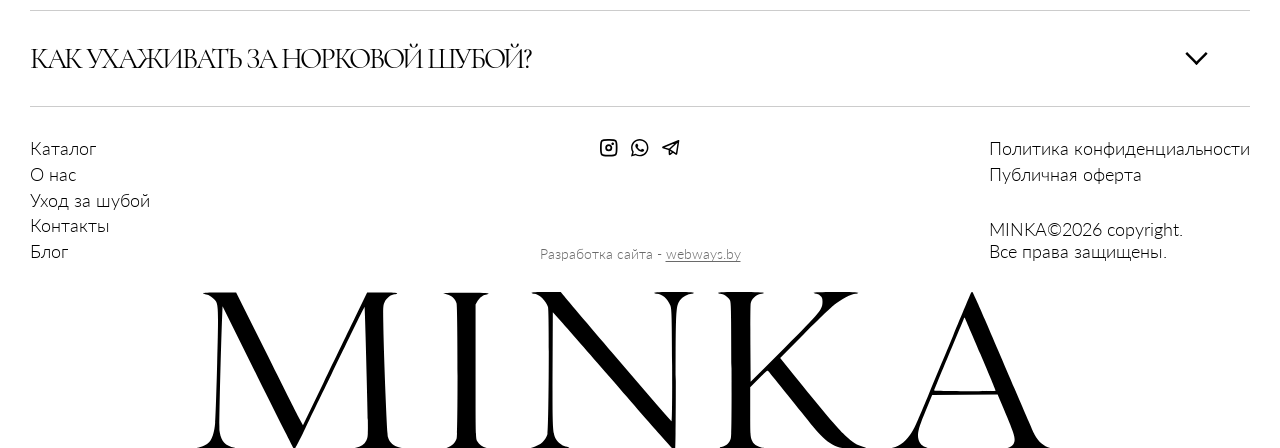
<file: about-us.html>
<!DOCTYPE html>
<html lang="ru">
<head>
    <meta charset="UTF-8">
    <meta name="viewport" content="width=device-width, initial-scale=1.0">
      <link rel="icon" href="assets/icons/favicon.ico" sizes="any">
      <link rel="icon" type="image/png" sizes="32x32" href="assets/icons/favicon-32x32.png">
      <link rel="icon" type="image/png" sizes="16x16" href="assets/icons/favicon-16x16.png">
      <link rel="apple-touch-icon" sizes="180x180" href="assets/icons/apple-touch-icon.png">
      <link rel="manifest" href="assets/icons/site.webmanifest">
      <meta name="theme-color" content="#ffffff">
      <link rel="stylesheet" href="css/aos.css">
      <link rel="stylesheet" href="css/swiper-bundle.min.css">
      <link rel="stylesheet" href="css/normalize.css">
      <link rel="stylesheet" href="css/style.css">
      <link rel="stylesheet" href="css/media.css">
      <link rel="stylesheet" href="css/about-us.css">
      <link rel="stylesheet" href="css/media-about-us.css"> 
      <script>document.documentElement.style.setProperty("--fixed-vh", window.innerHeight + "px");</script>
      <title>О нас — MINKA: собственное производство норковых шуб, 12 лет опыта</title>
      <meta name="description" content="MINKA — 12 лет работы с натуральной норкой: собственное производство, прямые поставки с международных аукционов, более 5000 клиенток. Как мы отбираем мех и шьём шубы.">
      <link rel="canonical" href="https://minka.by/about-us.html">
      <meta property="og:type" content="website">
      <meta property="og:url" content="https://minka.by/about-us.html">
      <meta property="og:title" content="О нас — MINKA">
      <meta property="og:description" content="12 лет работы с натуральной норкой: собственное производство, прямые поставки, 5000+ клиенток. Как мы отбираем мех.">
      <meta property="og:image" content="https://minka-gilt.vercel.app/assets/img/about-us-og.jpg">
      <meta property="og:image:width" content="1200">
      <meta property="og:image:height" content="630">
      <meta property="og:image:alt" content="MINKA — норковые шубы">
      <meta property="og:site_name" content="MINKA">
      <meta property="og:locale" content="ru_RU">
      <meta name="twitter:card" content="summary_large_image">
      <meta name="twitter:title" content="О нас — MINKA">
      <meta name="twitter:description" content="12 лет работы с натуральной норкой: собственное производство, прямые поставки, 5000+ клиенток. Как мы отбираем мех.">
      <meta name="twitter:image" content="https://minka-gilt.vercel.app/assets/img/about-us-og.jpg">
      <script type="application/ld+json">
{
  "@context": "https://schema.org",
  "@type": "BreadcrumbList",
  "itemListElement": [
    {
      "@type": "ListItem",
      "position": 1,
      "name": "Главная",
      "item": "https://minka.by/"
    },
    {
      "@type": "ListItem",
      "position": 2,
      "name": "О нас",
      "item": "https://minka.by/about-us.html"
    }
  ]
}
      </script>
</head>
<body>

<a class="skip-link" href="#main-content">Перейти к содержимому</a>

<header class="header">
    <div class="container header__container">
        <div class="header__left">
            <button class="header__btn header__btn--burger" type="button" data-menu-open>
                <img src="assets/icons/burger-menu.svg" alt="" width="15" height="5">
                <span>Меню</span>
            </button>
            <button class="header__btn header__btn--search" type="button" data-search-open>
                <img src="assets/icons/search-icon.svg" alt="" width="12" height="12">
                <span>Поиск</span>
            </button>
            <a class="header__btn header__btn--favorites" href="favorites.html">
                <img src="assets/icons/favorites.svg" alt="" width="12" height="12">
                <span>Избранное</span>
            </a>
        </div>

        <a class="header__logo" href="index.html">
            <img src="assets/icons/logo.svg" alt="MINKA" width="145" height="26">
        </a>

        <a class="header__phone" href="tel:+375291234567">
            <img src="assets/icons/call.svg" alt="" width="10" height="10">
            <span>+375 (29) 123-45-67</span>
        </a>
    </div>
</header>

<div class="menu-overlay" data-menu-close></div>
<div class="menu" id="menu" data-lenis-prevent role="dialog" aria-modal="true" aria-label="Главное меню">
    <div class="menu__panel">
        <button class="menu__close" type="button" data-menu-close aria-label="Закрыть меню">
            <img src="assets/icons/close.svg" alt="" width="18" height="18">
        </button>

        <div class="container">
            <a class="menu__logo" href="index.html">
                <img src="assets/icons/logo-dark.svg" alt="MINKA" width="261" height="47">
            </a>

            <div class="menu__body">
                <nav class="menu__nav">
                    <a class="menu__link section-title" href="catalog.html" data-menu-target="catalog">Каталог</a>
                    <a class="menu__link section-title" href="about-us.html" data-menu-target="about">О нас</a>
                    <a class="menu__link section-title" href="care.html" data-menu-target="care">Уход за шубой</a>
                    <a class="menu__link section-title" href="contacts.html" data-menu-target="contacts">Контакты</a>
                    <a class="menu__link section-title" href="blog.html" data-menu-target="blog">Блог</a>
                </nav>

                <div class="menu__preview">
                    <div class="menu__card menu__card--active" data-menu-card="default">
                        <p class="menu__desc">MINKA — только натуральная норка. Собственное производство, прямые поставки с аукционов, без посредников. Более 200 моделей в наличии и под заказ. Индивидуальная примерка в шоуруме, помощь с выбором <br> и бережный уход — всё, чтобы шуба радовала десятилетиями.</p>
                        <img class="menu__img" src="assets/img/menu-card-0.webp" alt="" width="915" height="583">
                    </div>
                    <div class="menu__card" data-menu-card="catalog">
                        <p class="menu__desc">Более 200 моделей норковых шуб в наличии и под заказ. От сдержанной классики до актуальных фасонов — каждая модель прошла отбор по качеству меха, кроя и фурнитуры. Коллекция обновляется регулярно.</p>
                        <img class="menu__img" src="assets/img/menu-card-1.webp" alt="" width="915" height="583">
                    </div>
                    <div class="menu__card" data-menu-card="about">
                        <p class="menu__desc">MINKA — это 12 лет работы с натуральной норкой. Наша специализация — только норковые шубы. Закупаем мех напрямую на международных аукционах, шьём на собственном производстве. Без посредников и лишних наценок.</p>
                        <img class="menu__img" src="assets/img/menu-card-2.webp" alt="" width="915" height="583">
                    </div>
                    <div class="menu__card" data-menu-card="care">
                        <p class="menu__desc">Норка — живой мех. Несколько простых привычек сохранят блеск, форму и густоту подпушка на много сезонов. Здесь — всё, что мы советуем нашим клиентам: от хранения до поведения в дождь и снег.</p>
                        <img class="menu__img" src="assets/img/menu-card-3.webp" alt="" width="915" height="583">
                    </div>
                    <div class="menu__card" data-menu-card="contacts">
                        <p class="menu__desc">Шоурум для индивидуальной примерки, телефон для записи и любых вопросов. Приезжайте — покажем модели вживую, поможем с размером и фасоном. Мы на связи удобным вам способом.</p>
                        <img class="menu__img" src="assets/img/menu-card-4.webp" alt="" width="915" height="583">
                    </div>
                    <div class="menu__card" data-menu-card="blog">
                        <p class="menu__desc">Статьи о мехе, выборе норковой шубы и тонкостях, которые полезно знать перед покупкой. Опыт, наблюдения и рекомендации от команды MINKA.</p>
                        <img class="menu__img" src="assets/img/menu-card-5.webp" alt="" width="915" height="583">
                    </div>
                </div>
            </div>
        </div>
    </div>
</div>

<div class="search-overlay" data-search-close></div>
<div class="search" id="search" data-lenis-prevent role="dialog" aria-modal="true" aria-label="Поиск по сайту">
    <div class="search__panel">
        <button class="search__close" type="button" data-search-close aria-label="Закрыть поиск">
            <img src="assets/icons/close.svg" alt="" width="18" height="18">
        </button>

        <div class="container">
            <a class="search__logo" href="index.html">
                <img src="assets/icons/logo-dark.svg" alt="MINKA" width="261" height="47">
            </a>

            <div class="search__box">
                <form class="search__form" role="search">
                    <input class="search__input" type="text" placeholder="Начните искать" aria-label="Поиск по каталогу" autocomplete="off" role="combobox" aria-expanded="false" aria-controls="searchSuggest" aria-autocomplete="list">
                    <button class="search__clear" type="button" data-search-clear>Очистить</button>
                </form>
                <div class="search__suggest" id="searchSuggest" role="listbox" aria-label="Варианты поиска"></div>
                <p class="search__empty" role="status" aria-live="polite"></p>
            </div>

            <div class="search__results">
                <p class="hero__availability popular__link search__count" aria-live="polite" aria-atomic="true">435 результатов</p>
                <div class="search__grid"></div>
            </div>

            <div class="popular popular--slider search__popular">
                <div class="popular__top">
                    <h2 class="popular__title section-title">Может быть интересно</h2>
                    <a class="hero__availability popular__link" href="catalog.html">Смотреть каталог</a>
                    <div class="popular__nav">
                        <button class="popular__arrow popular__arrow--prev" type="button" aria-label="Предыдущий слайд">
                            <img src="assets/icons/slider-arrow.svg" alt="" width="10" height="16">
                        </button>
                        <button class="popular__arrow popular__arrow--next" type="button" aria-label="Следующий слайд">
                            <img src="assets/icons/slider-arrow.svg" alt="" width="10" height="16">
                        </button>
                    </div>
                </div>

                <div class="popular__slider">
                <div class="popular__list">
                    <div class="popular-card">
                        <button class="popular-card__fav" type="button" aria-label="В избранное">
                            <img src="assets/icons/favorite.svg" alt="" width="24" height="24">
                        </button>
                        <a class="popular-card__link" href="single.html">
<img class="popular-card__img" src="assets/img/popular-card-1.webp" alt="Модель шубы" width="452" height="535">
<img class="popular-card__img popular-card__img--hover" src="assets/img/review-card-1.webp" alt="" width="452" height="535" aria-hidden="true">
                        <p class="popular-card__title">Модель шубы</p>
                        <p class="popular-card__price">$ 1200</p>
                        </a>
                    </div>
                    <div class="popular-card">
                        <button class="popular-card__fav" type="button" aria-label="В избранное">
                            <img src="assets/icons/favorite.svg" alt="" width="24" height="24">
                        </button>
                        <a class="popular-card__link" href="single.html">
<img class="popular-card__img" src="assets/img/popular-card-1.webp" alt="Модель шубы" width="452" height="535">
<img class="popular-card__img popular-card__img--hover" src="assets/img/review-card-1.webp" alt="" width="452" height="535" aria-hidden="true">
                        <p class="popular-card__title">Модель шубы</p>
                        <p class="popular-card__price">$ 1200</p>
                        </a>
                    </div>
                    <div class="popular-card">
                        <button class="popular-card__fav" type="button" aria-label="В избранное">
                            <img src="assets/icons/favorite.svg" alt="" width="24" height="24">
                        </button>
                        <a class="popular-card__link" href="single.html">
<img class="popular-card__img" src="assets/img/popular-card-1.webp" alt="Модель шубы" width="452" height="535">
<img class="popular-card__img popular-card__img--hover" src="assets/img/review-card-1.webp" alt="" width="452" height="535" aria-hidden="true">
                        <p class="popular-card__title">Модель шубы</p>
                        <p class="popular-card__price">$ 1200</p>
                        </a>
                    </div>
                    <div class="popular-card">
                        <button class="popular-card__fav" type="button" aria-label="В избранное">
                            <img src="assets/icons/favorite.svg" alt="" width="24" height="24">
                        </button>
                        <a class="popular-card__link" href="single.html">
<img class="popular-card__img" src="assets/img/popular-card-1.webp" alt="Модель шубы" width="452" height="535">
<img class="popular-card__img popular-card__img--hover" src="assets/img/review-card-1.webp" alt="" width="452" height="535" aria-hidden="true">
                        <p class="popular-card__title">Модель шубы</p>
                        <p class="popular-card__price">$ 1200</p>
                        </a>
                    </div>
                </div>
                </div>

                <div class="popular__pagination"></div>

                <a class="hero__availability popular__link popular__link--search" href="catalog.html">Смотреть каталог</a>
            </div>
        </div>
    </div>
</div>

<main id="main-content">
<section class="catalog" data-aos="fade-up">
    <div class="container">
        <nav class="catalog__breadcrumbs" aria-label="Навигационная цепочка">
            <a class="catalog__crumb" href="index.html">Главная</a>
            <span class="catalog__sep">/</span>
            <span class="catalog__crumb catalog__crumb--current" aria-current="page">О нас</span>
        </nav>

        <h1 class="catalog__title section-title">О нас</h1>

        <div class="about">
            <div class="about__left">
                <div class="about__top">
                    <p class="about__title section-title">Только натуральная норка. Только то, в чём мы разбираемся.</p>
                    <div class="about__text">
                        <p>Создавая MINKA, мы сознательно отказались от формата <br> «всего понемногу». Мы выбрали одну специализацию — натуральные норковые шубы — и отдали ей всё внимание.</p>
                        <p>Мы убеждены: дорогая вещь должна радовать не один сезон, <br> а долгие годы. Поэтому каждая модель проходит тщательный отбор — от качества меха и кроя до фурнитуры и мельчайших деталей. Для нас важнее не количество, а уверенность в каждой единице.</p>
                    </div>
                </div>

                <div class="about__bottom">
                    <div class="about__bottom-left">
                        <h2 class="about__subtitle section-title">Как мы отбираем мех</h2>
                        <p class="about__desc">Закупаем норку напрямую на международных пушных аукционах (Saga Furs, Kopenhagen Fur) <br> и у проверенных российских выделщиков. Отбираем шкурки по плотности, блеску и мягкости подпуши. Пошив — на собственном производстве, с контролем на каждом этапе.</p>
                        <img class="about__img" src="assets/img/about-us-left.webp" alt="" width="631" height="516">
                    </div>

                    <div class="about__stats">
                        <div class="about__stat">
                            <span class="about__num">12</span>
                            <span class="about__label">лет на рынке</span>
                        </div>
                        <div class="about__stat">
                            <span class="about__num">5000<span class="about__plus">+</span></span>
                            <span class="about__label">клиенток</span>
                        </div>
                        <div class="about__stat">
                            <span class="about__num">200<span class="about__plus">+</span></span>
                            <span class="about__label">моделей в наличии <br class="about__label-br"> и под заказ</span>
                        </div>
                        <div class="about__stat">
                            <span class="about__num">2 <span class="about__num-sub">года</span></span>
                            <span class="about__label">гарантия <br class="about__label-br"> на каждое изделие</span>
                        </div>
                    </div>
                </div>
            </div>
            <img class="about__img--right" src="assets/img/about-us-right.webp" alt="Норковая шуба" width="761" height="1152">
        </div>
    </div>
</section>


<section class="faq section-padding">
    <div class="container">
        <ul class="faq__list">
            <li class="faq__item" data-aos="fade-up" data-aos-delay="100">
                <h3 class="faq__question section-title">
                    <button class="faq__header" type="button" aria-expanded="false">
                        <span class="faq__question section-title">Как отличить натуральную норку от подделки?</span>
                        <img class="faq__chevron" src="assets/icons/chevron.svg" alt="" width="28" height="16">
                    </button>
                </h3>
                <div class="faq__answer">
                    <div class="faq__answer-inner">
                        <p class="faq__text">У натуральной норки мягкая эластичная мездра и живой блеск ворса, густая упругая подпушь; изделие лёгкое и тёплое. Искусственный мех жёстче, ворс одинаковой длины и «стеклянно» блестит. При покупке просите документы и гарантию на изделие.</p>
                    </div>
                </div>
            </li>

            <li class="faq__item" data-aos="fade-up" data-aos-delay="200">
                <h3 class="faq__question section-title">
                    <button class="faq__header" type="button" aria-expanded="false">
                        <span class="faq__question section-title">Можно ли примерить перед покупкой?</span>
                        <img class="faq__chevron" src="assets/icons/chevron.svg" alt="" width="28" height="16">
                    </button>
                </h3>
                <div class="faq__answer">
                    <div class="faq__answer-inner">
                        <p class="faq__text">Да. В нашем шоуруме можно примерить любую понравившуюся модель и оценить посадку, цвет и длину. Запишитесь по телефону — заранее подберём варианты под ваш размер и фасон.</p>
                    </div>
                </div>
            </li>

            <li class="faq__item" data-aos="fade-up" data-aos-delay="300">
                <h3 class="faq__question section-title">
                    <button class="faq__header" type="button" aria-expanded="false">
                        <span class="faq__question section-title">Как выбрать размер, если я в другом городе?</span>
                        <img class="faq__chevron" src="assets/icons/chevron.svg" alt="" width="28" height="16">
                    </button>
                </h3>
                <div class="faq__answer">
                    <div class="faq__answer-inner">
                        <p class="faq__text">Снимите мерки (обхват груди, талии, бёдер, длину рукава и изделия) и пришлите нам — поможем с размером. При необходимости отправим дополнительные фото и видео модели, а обмен по размеру согласуем заранее.</p>
                    </div>
                </div>
            </li>

            <li class="faq__item" data-aos="fade-up" data-aos-delay="400">
                <h3 class="faq__question section-title">
                    <button class="faq__header" type="button" aria-expanded="false">
                        <span class="faq__question section-title">Даёте ли гарантию и возможен ли возврат?</span>
                        <img class="faq__chevron" src="assets/icons/chevron.svg" alt="" width="28" height="16">
                    </button>
                </h3>
                <div class="faq__answer">
                    <div class="faq__answer-inner">
                        <p class="faq__text">На каждое изделие действует гарантия. Возврат и обмен товара надлежащего качества возможны в сроки, установленные законодательством, при сохранении товарного вида, ярлыков и пломб.</p>
                    </div>
                </div>
            </li>

            <li class="faq__item" data-aos="fade-up" data-aos-delay="400">
                <h3 class="faq__question section-title">
                    <button class="faq__header" type="button" aria-expanded="false">
                        <span class="faq__question section-title">Как ухаживать за норковой шубой?</span>
                        <img class="faq__chevron" src="assets/icons/chevron.svg" alt="" width="28" height="16">
                    </button>
                </h3>
                <div class="faq__answer">
                    <div class="faq__answer-inner">
                        <p class="faq__text">Храните шубу на широких плечиках в дышащем чехле, сушите при комнатной температуре без фена и батарей, снег стряхивайте сразу. Не наносите на мех духи и лак. Раз в 1–2 сезона — профессиональная меховая чистка.</p>
                    </div>
                </div>
            </li>
        </ul>
    </div>
</section>

</main>

<footer class="footer">
    <div class="container footer__container">
        <div class="footer__top">
            <nav class="footer__nav">
                <a class="footer__link" href="catalog.html">Каталог</a>
                <a class="footer__link" href="about-us.html">О нас</a>
                <a class="footer__link" href="care.html">Уход за шубой</a>
                <a class="footer__link" href="contacts.html">Контакты</a>
                <a class="footer__link" href="blog.html">Блог</a>
            </nav>

            <div class="footer__center">
                <div class="footer__socials">
                    <a class="footer__social" href="#" aria-label="Instagram">
                        <img src="assets/icons/ig.svg" alt="" width="24" height="24">
                    </a>
                    <a class="footer__social" href="#" aria-label="WhatsApp">
                        <img src="assets/icons/whatsapp.svg" alt="" width="24" height="24">
                    </a>
                    <a class="footer__social footer__social--telegram" href="#" aria-label="Telegram">
                        <img src="assets/icons/tg.svg" alt="" width="21" height="19">
                    </a>
                </div>
                <p class="footer__dev">Разработка сайта&nbsp;- <a href="https://webways.by" target="_blank" rel="noopener">webways.by</a></p>
            </div>

            <div class="footer__policy">
                <nav class="footer__policy-links">
                    <a class="footer__link" href="privacy-policy.html">Политика конфиденциальности</a>
                    <a class="footer__link" href="terms-and-conditions.html">Публичная оферта</a>
                </nav>
                <span class="footer__copyright">MINKA©2026 copyright. Все права защищены.</span>
            </div>
        </div>

        <div class="footer__logo">
            <img src="assets/icons/footer-logo.svg" alt="MINKA" width="1346" height="235">
        </div>
    </div>
</footer>

<div class="popup" data-popup-window="showroom" role="dialog" aria-modal="true" aria-label="Записаться в шоурум">
    <div class="popup__window">
        <div class="popup__image">
            <img src="assets/img/popup-card-showroom.webp" alt="" width="607" height="737">
        </div>

        <div class="popup__body" data-lenis-prevent>
            <button class="popup__close" type="button" data-popup-close aria-label="Закрыть">
                <img src="assets/icons/close.svg" alt="" width="18" height="18">
            </button>

            <h2 class="popup__title section-title">Записаться в шоурум</h2>
            <p class="popup__desc">Оставьте свои данные и мы свяжемся с вами для уточнения деталей</p>

            <form class="popup__form">
                <div class="popup__inputs">
                    <input class="popup__input" type="text" placeholder="Имя" aria-label="Имя">
                    <input class="popup__input" type="tel" placeholder="Телефон" aria-label="Телефон">
                    <input class="popup__input" type="text" placeholder="Дата" aria-label="Дата">
                    <input class="popup__input" type="text" placeholder="Время" aria-label="Время">
                    <input class="popup__input" type="text" placeholder="Комментарий" aria-label="Комментарий">
                </div>

                <span class="popup__label">Где с вами связаться?</span>
                <div class="popup__checks">
                    <label class="popup__check">
                        <input class="popup__check-input" type="radio" name="contact" value="Телефон">
                        <span class="popup__box"></span>
                        <span>Телефон</span>
                    </label>
                    <label class="popup__check">
                        <input class="popup__check-input" type="radio" name="contact" value="WhatsApp">
                        <span class="popup__box"></span>
                        <span>WhatsApp</span>
                    </label>
                    <label class="popup__check">
                        <input class="popup__check-input" type="radio" name="contact" value="Вайбер">
                        <span class="popup__box"></span>
                        <span>Вайбер</span>
                    </label>
                    <label class="popup__check">
                        <input class="popup__check-input" type="radio" name="contact" value="Telegram">
                        <span class="popup__box"></span>
                        <span>Telegram</span>
                    </label>
                </div>

                <label class="popup__check popup__agree">
                    <input class="popup__check-input" type="checkbox" name="agree">
                    <span class="popup__box"></span>
                    <span>Я соглашаюсь с <a href="privacy-policy.html">обработкой персональных данных</a></span>
                </label>

                <button class="hero__catalog buy__catalog popup__submit" type="submit">Отправить заявку</button>
            </form>
        </div>
    </div>

    <div class="popup__thanks" role="status" tabindex="-1">
        <h2 class="popup__thanks-title section-title">Спасибо!</h2>
        <span class="popup__thanks-lead">Ваша заявка успешно отправлена.</span>
        <p class="popup__thanks-text">Мы свяжемся с вами в ближайшее время и уточним все детали.</p>
        <button class="hero__catalog buy__catalog" type="button" data-popup-close>Хорошо</button>
    </div>
</div>

<div class="popup" data-popup-window="cta" role="dialog" aria-modal="true" aria-label="Оставить заявку">
    <div class="popup__window">
        <div class="popup__image">
            <img src="assets/img/popup-card-showroom.webp" alt="" width="607" height="737">
        </div>

        <div class="popup__body" data-lenis-prevent>
            <button class="popup__close" type="button" data-popup-close aria-label="Закрыть">
                <img src="assets/icons/close.svg" alt="" width="18" height="18">
            </button>

            <h2 class="popup__title section-title">Оставьте контакты</h2>
            <p class="popup__desc">Сообщим наличие размеров, актуальную цену и пришлём дополнительные фото.</p>

            <form class="popup__form">
                <div class="popup__inputs">
                    <input class="popup__input" type="text" placeholder="Имя" aria-label="Имя">
                    <input class="popup__input" type="tel" placeholder="Телефон" aria-label="Телефон">
                    <input class="popup__input" type="text" placeholder="Комментарий" aria-label="Комментарий">
                </div>

                <span class="popup__label">Где с вами связаться?</span>
                <div class="popup__checks">
                    <label class="popup__check">
                        <input class="popup__check-input" type="radio" name="cta-contact" value="Телефон">
                        <span class="popup__box"></span>
                        <span>Телефон</span>
                    </label>
                    <label class="popup__check">
                        <input class="popup__check-input" type="radio" name="cta-contact" value="WhatsApp">
                        <span class="popup__box"></span>
                        <span>WhatsApp</span>
                    </label>
                    <label class="popup__check">
                        <input class="popup__check-input" type="radio" name="cta-contact" value="Вайбер">
                        <span class="popup__box"></span>
                        <span>Вайбер</span>
                    </label>
                    <label class="popup__check">
                        <input class="popup__check-input" type="radio" name="cta-contact" value="Telegram">
                        <span class="popup__box"></span>
                        <span>Telegram</span>
                    </label>
                </div>

                <label class="popup__check popup__agree">
                    <input class="popup__check-input" type="checkbox" name="cta-agree">
                    <span class="popup__box"></span>
                    <span>Я соглашаюсь с <a href="privacy-policy.html">обработкой персональных данных</a></span>
                </label>

                <button class="hero__catalog buy__catalog popup__submit" type="submit">Отправить заявку</button>
            </form>
        </div>
    </div>

    <div class="popup__thanks" role="status" tabindex="-1">
        <h2 class="popup__thanks-title section-title">Спасибо!</h2>
        <span class="popup__thanks-lead">Ваша заявка успешно отправлена.</span>
        <p class="popup__thanks-text">Мы свяжемся с вами в ближайшее время и уточним все детали.</p>
        <button class="hero__catalog buy__catalog" type="button" data-popup-close>Хорошо</button>
    </div>
</div>

<script src="js/aos.js"></script>
<script src="js/lenis.min.js"></script>
<script src="js/swiper-bundle.min.js"></script>
<script src="js/just-validate.production.min.js"></script><script src="js/main.js"></script>
</body>
</html>
</file>
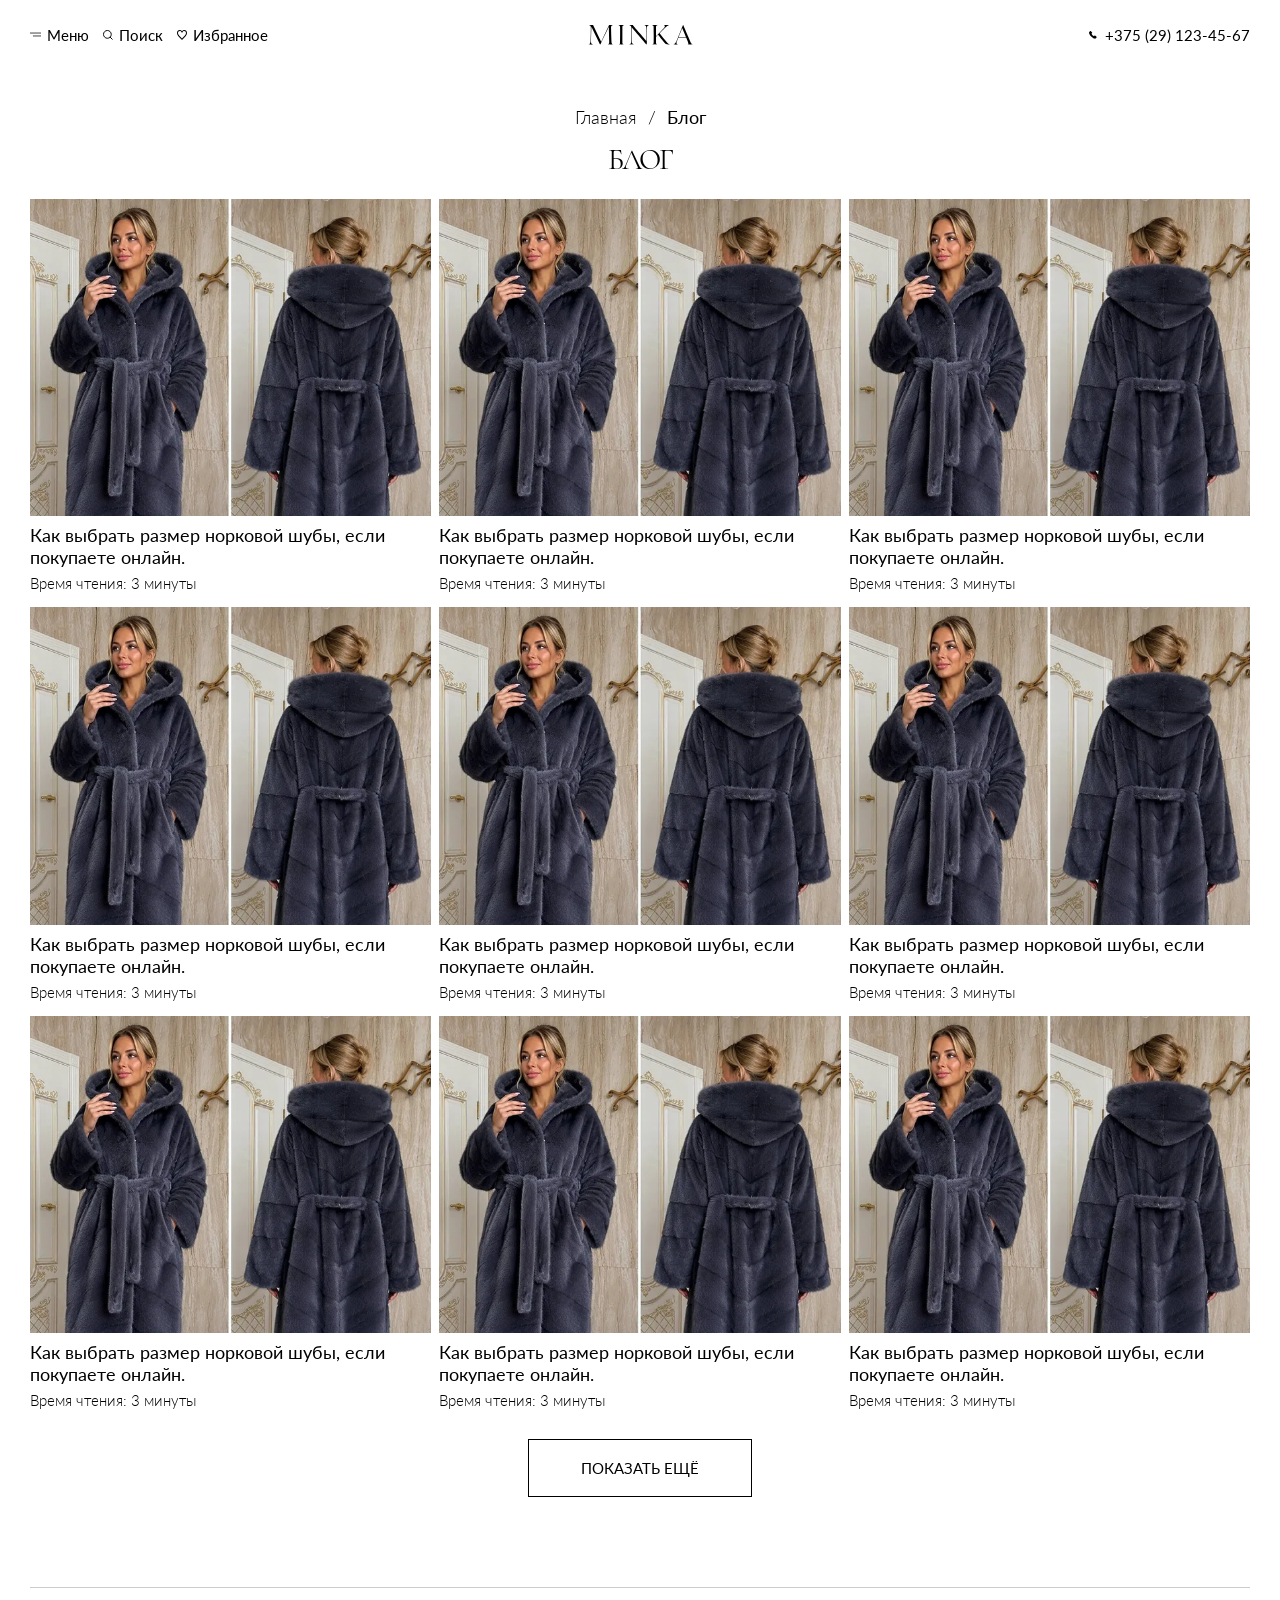
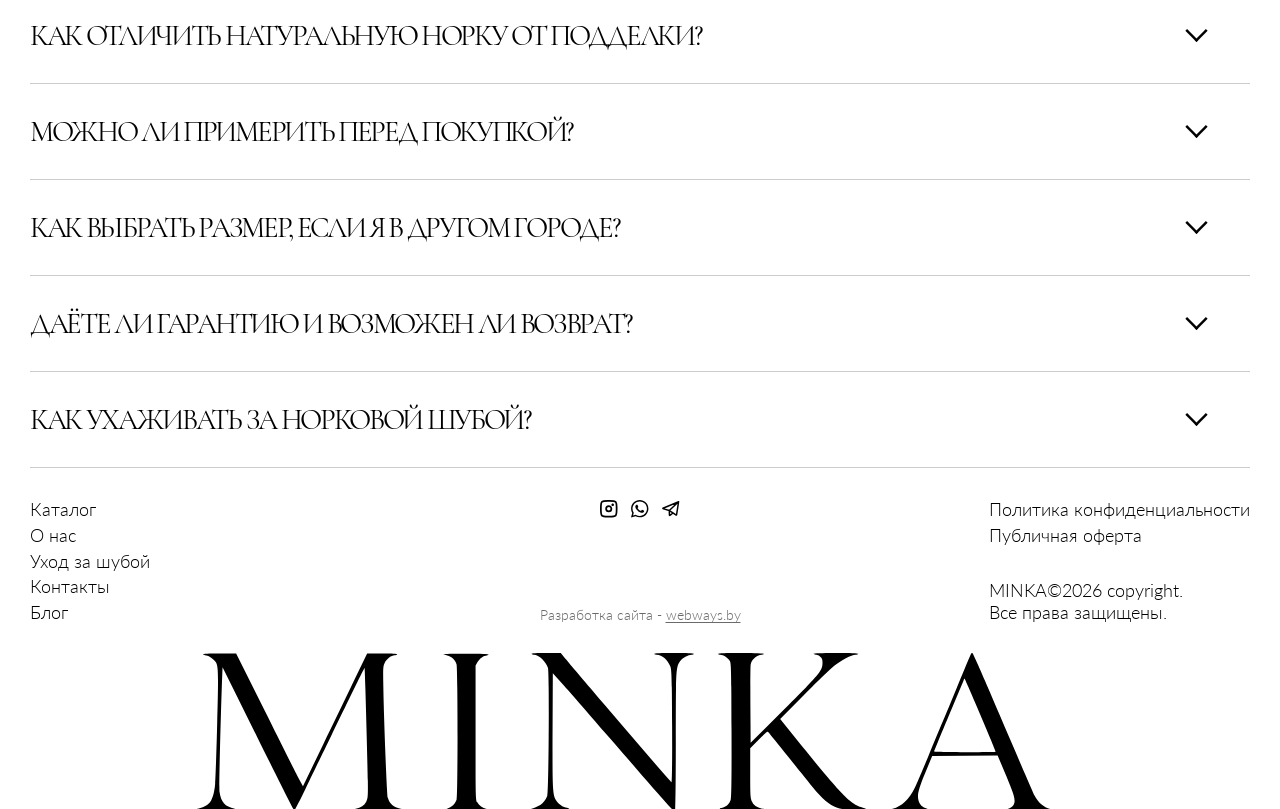
<file: blog.html>
<!DOCTYPE html>
<html lang="ru">
<head>
    <meta charset="UTF-8">
    <meta name="viewport" content="width=device-width, initial-scale=1.0">
      <link rel="icon" href="assets/icons/favicon.ico" sizes="any">
      <link rel="icon" type="image/png" sizes="32x32" href="assets/icons/favicon-32x32.png">
      <link rel="icon" type="image/png" sizes="16x16" href="assets/icons/favicon-16x16.png">
      <link rel="apple-touch-icon" sizes="180x180" href="assets/icons/apple-touch-icon.png">
      <link rel="manifest" href="assets/icons/site.webmanifest">
      <meta name="theme-color" content="#ffffff">
      <link rel="stylesheet" href="css/aos.css">
      <link rel="stylesheet" href="css/swiper-bundle.min.css">
      <link rel="stylesheet" href="css/normalize.css">
      <link rel="stylesheet" href="css/style.css">
      <link rel="stylesheet" href="css/media.css">
      <link rel="stylesheet" href="css/blog.css">
      <link rel="stylesheet" href="css/media-blog.css"> 
      <script>document.documentElement.style.setProperty("--fixed-vh", window.innerHeight + "px");</script>
      <title>Блог MINKA — статьи о норковых шубах, выборе и уходе</title>
      <meta name="description" content="Блог MINKA: статьи о натуральном мехе, выборе норковой шубы, уходе за ней и полезных тонкостях перед покупкой. Опыт и рекомендации от команды MINKA.">
      <link rel="canonical" href="https://minka.by/blog.html">
      <meta property="og:type" content="website">
      <meta property="og:url" content="https://minka.by/blog.html">
      <meta property="og:title" content="Блог MINKA — статьи о норковых шубах">
      <meta property="og:description" content="Статьи о норковых шубах: выбор меха, фасонов, размера и уход. Опыт и рекомендации команды MINKA.">
      <meta property="og:image" content="https://minka-gilt.vercel.app/assets/img/blog-og.jpg">
      <meta property="og:image:width" content="1200">
      <meta property="og:image:height" content="630">
      <meta property="og:image:alt" content="MINKA — норковые шубы">
      <meta property="og:site_name" content="MINKA">
      <meta property="og:locale" content="ru_RU">
      <meta name="twitter:card" content="summary_large_image">
      <meta name="twitter:title" content="Блог MINKA">
      <meta name="twitter:description" content="Статьи о норковых шубах: выбор меха, фасонов, размера и уход. Опыт и рекомендации команды MINKA.">
      <meta name="twitter:image" content="https://minka-gilt.vercel.app/assets/img/blog-og.jpg">
      <script type="application/ld+json">
{
  "@context": "https://schema.org",
  "@type": "BreadcrumbList",
  "itemListElement": [
    {
      "@type": "ListItem",
      "position": 1,
      "name": "Главная",
      "item": "https://minka.by/"
    },
    {
      "@type": "ListItem",
      "position": 2,
      "name": "Блог",
      "item": "https://minka.by/blog.html"
    }
  ]
}
      </script>
</head>
<body>

<a class="skip-link" href="#main-content">Перейти к содержимому</a>

<header class="header">
    <div class="container header__container">
        <div class="header__left">
            <button class="header__btn header__btn--burger" type="button" data-menu-open>
                <img src="assets/icons/burger-menu.svg" alt="" width="15" height="5">
                <span>Меню</span>
            </button>
            <button class="header__btn header__btn--search" type="button" data-search-open>
                <img src="assets/icons/search-icon.svg" alt="" width="12" height="12">
                <span>Поиск</span>
            </button>
            <a class="header__btn header__btn--favorites" href="favorites.html">
                <img src="assets/icons/favorites.svg" alt="" width="12" height="12">
                <span>Избранное</span>
            </a>
        </div>

        <a class="header__logo" href="index.html">
            <img src="assets/icons/logo.svg" alt="MINKA" width="145" height="26">
        </a>

        <a class="header__phone" href="tel:+375291234567">
            <img src="assets/icons/call.svg" alt="" width="10" height="10">
            <span>+375 (29) 123-45-67</span>
        </a>
    </div>
</header>

<div class="menu-overlay" data-menu-close></div>
<div class="menu" id="menu" data-lenis-prevent role="dialog" aria-modal="true" aria-label="Главное меню">
    <div class="menu__panel">
        <button class="menu__close" type="button" data-menu-close aria-label="Закрыть меню">
            <img src="assets/icons/close.svg" alt="" width="18" height="18">
        </button>

        <div class="container">
            <a class="menu__logo" href="index.html">
                <img src="assets/icons/logo-dark.svg" alt="MINKA" width="261" height="47">
            </a>

            <div class="menu__body">
                <nav class="menu__nav">
                    <a class="menu__link section-title" href="catalog.html" data-menu-target="catalog">Каталог</a>
                    <a class="menu__link section-title" href="about-us.html" data-menu-target="about">О нас</a>
                    <a class="menu__link section-title" href="care.html" data-menu-target="care">Уход за шубой</a>
                    <a class="menu__link section-title" href="contacts.html" data-menu-target="contacts">Контакты</a>
                    <a class="menu__link section-title" href="blog.html" data-menu-target="blog">Блог</a>
                </nav>

                <div class="menu__preview">
                    <div class="menu__card menu__card--active" data-menu-card="default">
                        <p class="menu__desc">MINKA — только натуральная норка. Собственное производство, прямые поставки с аукционов, без посредников. Более 200 моделей в наличии и под заказ. Индивидуальная примерка в шоуруме, помощь с выбором <br> и бережный уход — всё, чтобы шуба радовала десятилетиями.</p>
                        <img class="menu__img" src="assets/img/menu-card-0.webp" alt="" width="915" height="583">
                    </div>
                    <div class="menu__card" data-menu-card="catalog">
                        <p class="menu__desc">Более 200 моделей норковых шуб в наличии и под заказ. От сдержанной классики до актуальных фасонов — каждая модель прошла отбор по качеству меха, кроя и фурнитуры. Коллекция обновляется регулярно.</p>
                        <img class="menu__img" src="assets/img/menu-card-1.webp" alt="" width="915" height="583">
                    </div>
                    <div class="menu__card" data-menu-card="about">
                        <p class="menu__desc">MINKA — это 12 лет работы с натуральной норкой. Наша специализация — только норковые шубы. Закупаем мех напрямую на международных аукционах, шьём на собственном производстве. Без посредников и лишних наценок.</p>
                        <img class="menu__img" src="assets/img/menu-card-2.webp" alt="" width="915" height="583">
                    </div>
                    <div class="menu__card" data-menu-card="care">
                        <p class="menu__desc">Норка — живой мех. Несколько простых привычек сохранят блеск, форму и густоту подпушка на много сезонов. Здесь — всё, что мы советуем нашим клиентам: от хранения до поведения в дождь и снег.</p>
                        <img class="menu__img" src="assets/img/menu-card-3.webp" alt="" width="915" height="583">
                    </div>
                    <div class="menu__card" data-menu-card="contacts">
                        <p class="menu__desc">Шоурум для индивидуальной примерки, телефон для записи и любых вопросов. Приезжайте — покажем модели вживую, поможем с размером и фасоном. Мы на связи удобным вам способом.</p>
                        <img class="menu__img" src="assets/img/menu-card-4.webp" alt="" width="915" height="583">
                    </div>
                    <div class="menu__card" data-menu-card="blog">
                        <p class="menu__desc">Статьи о мехе, выборе норковой шубы и тонкостях, которые полезно знать перед покупкой. Опыт, наблюдения и рекомендации от команды MINKA.</p>
                        <img class="menu__img" src="assets/img/menu-card-5.webp" alt="" width="915" height="583">
                    </div>
                </div>
            </div>
        </div>
    </div>
</div>

<div class="search-overlay" data-search-close></div>
<div class="search" id="search" data-lenis-prevent role="dialog" aria-modal="true" aria-label="Поиск по сайту">
    <div class="search__panel">
        <button class="search__close" type="button" data-search-close aria-label="Закрыть поиск">
            <img src="assets/icons/close.svg" alt="" width="18" height="18">
        </button>

        <div class="container">
            <a class="search__logo" href="index.html">
                <img src="assets/icons/logo-dark.svg" alt="MINKA" width="261" height="47">
            </a>

            <div class="search__box">
                <form class="search__form" role="search">
                    <input class="search__input" type="text" placeholder="Начните искать" aria-label="Поиск по каталогу" autocomplete="off" role="combobox" aria-expanded="false" aria-controls="searchSuggest" aria-autocomplete="list">
                    <button class="search__clear" type="button" data-search-clear>Очистить</button>
                </form>
                <div class="search__suggest" id="searchSuggest" role="listbox" aria-label="Варианты поиска"></div>
                <p class="search__empty" role="status" aria-live="polite"></p>
            </div>

            <div class="search__results">
                <p class="hero__availability popular__link search__count" aria-live="polite" aria-atomic="true">435 результатов</p>
                <div class="search__grid"></div>
            </div>

            <div class="popular popular--slider search__popular">
                <div class="popular__top">
                    <h2 class="popular__title section-title">Может быть интересно</h2>
                    <a class="hero__availability popular__link" href="catalog.html">Смотреть каталог</a>
                    <div class="popular__nav">
                        <button class="popular__arrow popular__arrow--prev" type="button" aria-label="Предыдущий слайд">
                            <img src="assets/icons/slider-arrow.svg" alt="" width="10" height="16">
                        </button>
                        <button class="popular__arrow popular__arrow--next" type="button" aria-label="Следующий слайд">
                            <img src="assets/icons/slider-arrow.svg" alt="" width="10" height="16">
                        </button>
                    </div>
                </div>

                <div class="popular__slider">
                <div class="popular__list">
                    <div class="popular-card">
                        <button class="popular-card__fav" type="button" aria-label="В избранное">
                            <img src="assets/icons/favorite.svg" alt="" width="24" height="24">
                        </button>
                        <a class="popular-card__link" href="single.html">
<img class="popular-card__img" src="assets/img/popular-card-1.webp" alt="Модель шубы" width="452" height="535">
<img class="popular-card__img popular-card__img--hover" src="assets/img/review-card-1.webp" alt="" width="452" height="535" aria-hidden="true">
                        <p class="popular-card__title">Модель шубы</p>
                        <p class="popular-card__price">$ 1200</p>
                        </a>
                    </div>
                    <div class="popular-card">
                        <button class="popular-card__fav" type="button" aria-label="В избранное">
                            <img src="assets/icons/favorite.svg" alt="" width="24" height="24">
                        </button>
                        <a class="popular-card__link" href="single.html">
<img class="popular-card__img" src="assets/img/popular-card-1.webp" alt="Модель шубы" width="452" height="535">
<img class="popular-card__img popular-card__img--hover" src="assets/img/review-card-1.webp" alt="" width="452" height="535" aria-hidden="true">
                        <p class="popular-card__title">Модель шубы</p>
                        <p class="popular-card__price">$ 1200</p>
                        </a>
                    </div>
                    <div class="popular-card">
                        <button class="popular-card__fav" type="button" aria-label="В избранное">
                            <img src="assets/icons/favorite.svg" alt="" width="24" height="24">
                        </button>
                        <a class="popular-card__link" href="single.html">
<img class="popular-card__img" src="assets/img/popular-card-1.webp" alt="Модель шубы" width="452" height="535">
<img class="popular-card__img popular-card__img--hover" src="assets/img/review-card-1.webp" alt="" width="452" height="535" aria-hidden="true">
                        <p class="popular-card__title">Модель шубы</p>
                        <p class="popular-card__price">$ 1200</p>
                        </a>
                    </div>
                    <div class="popular-card">
                        <button class="popular-card__fav" type="button" aria-label="В избранное">
                            <img src="assets/icons/favorite.svg" alt="" width="24" height="24">
                        </button>
                        <a class="popular-card__link" href="single.html">
<img class="popular-card__img" src="assets/img/popular-card-1.webp" alt="Модель шубы" width="452" height="535">
<img class="popular-card__img popular-card__img--hover" src="assets/img/review-card-1.webp" alt="" width="452" height="535" aria-hidden="true">
                        <p class="popular-card__title">Модель шубы</p>
                        <p class="popular-card__price">$ 1200</p>
                        </a>
                    </div>
                </div>
                </div>

                <div class="popular__pagination"></div>

                <a class="hero__availability popular__link popular__link--search" href="catalog.html">Смотреть каталог</a>
            </div>
        </div>
    </div>
</div>

<main id="main-content">
<section class="catalog" data-aos="fade-up">
    <div class="container">
        <nav class="catalog__breadcrumbs" aria-label="Навигационная цепочка">
            <a class="catalog__crumb" href="index.html">Главная</a>
            <span class="catalog__sep">/</span>
            <span class="catalog__crumb catalog__crumb--current" aria-current="page">Блог</span>
        </nav>
             
        <h1 class="catalog__title section-title">Блог</h1>

        <div class="blog__grid">
            <a class="blog__card" href="post.html">
                <div class="blog__img-wrap">
                    <img class="blog__img" src="assets/img/blog-img-1.webp" alt="" width="607" height="480">
                </div>
                <h2 class="blog__title">Как выбрать размер норковой шубы, если покупаете онлайн.</h2>
                <span class="blog__time">Время чтения: 3 минуты</span>
            </a>
            <a class="blog__card" href="post.html">
                <div class="blog__img-wrap">
                    <img class="blog__img" src="assets/img/blog-img-1.webp" alt="" width="607" height="480">
                </div>
                <h2 class="blog__title">Как выбрать размер норковой шубы, если покупаете онлайн.</h2>
                <span class="blog__time">Время чтения: 3 минуты</span>
            </a>
            <a class="blog__card" href="post.html">
                <div class="blog__img-wrap">
                    <img class="blog__img" src="assets/img/blog-img-1.webp" alt="" width="607" height="480">
                </div>
                <h2 class="blog__title">Как выбрать размер норковой шубы, если покупаете онлайн.</h2>
                <span class="blog__time">Время чтения: 3 минуты</span>
            </a>
            <a class="blog__card" href="post.html">
                <div class="blog__img-wrap">
                    <img class="blog__img" src="assets/img/blog-img-1.webp" alt="" width="607" height="480">
                </div>
                <h2 class="blog__title">Как выбрать размер норковой шубы, если покупаете онлайн.</h2>
                <span class="blog__time">Время чтения: 3 минуты</span>
            </a>
            <a class="blog__card" href="post.html">
                <div class="blog__img-wrap">
                    <img class="blog__img" src="assets/img/blog-img-1.webp" alt="" width="607" height="480">
                </div>
                <h2 class="blog__title">Как выбрать размер норковой шубы, если покупаете онлайн.</h2>
                <span class="blog__time">Время чтения: 3 минуты</span>
            </a>
            <a class="blog__card" href="post.html">
                <div class="blog__img-wrap">
                    <img class="blog__img" src="assets/img/blog-img-1.webp" alt="" width="607" height="480">
                </div>
                <h2 class="blog__title">Как выбрать размер норковой шубы, если покупаете онлайн.</h2>
                <span class="blog__time">Время чтения: 3 минуты</span>
            </a>
            <a class="blog__card" href="post.html">
                <div class="blog__img-wrap">
                    <img class="blog__img" src="assets/img/blog-img-1.webp" alt="" width="607" height="480">
                </div>
                <h2 class="blog__title">Как выбрать размер норковой шубы, если покупаете онлайн.</h2>
                <span class="blog__time">Время чтения: 3 минуты</span>
            </a>
            <a class="blog__card" href="post.html">
                <div class="blog__img-wrap">
                    <img class="blog__img" src="assets/img/blog-img-1.webp" alt="" width="607" height="480">
                </div>
                <h2 class="blog__title">Как выбрать размер норковой шубы, если покупаете онлайн.</h2>
                <span class="blog__time">Время чтения: 3 минуты</span>
            </a>
            <a class="blog__card" href="post.html">
                <div class="blog__img-wrap">
                    <img class="blog__img" src="assets/img/blog-img-1.webp" alt="" width="607" height="480">
                </div>
                <h2 class="blog__title">Как выбрать размер норковой шубы, если покупаете онлайн.</h2>
                <span class="blog__time">Время чтения: 3 минуты</span>
            </a>
            <a class="blog__card" href="post.html">
                <div class="blog__img-wrap">
                    <img class="blog__img" src="assets/img/blog-img-1.webp" alt="" width="607" height="480">
                </div>
                <h2 class="blog__title">Как выбрать размер норковой шубы, если покупаете онлайн.</h2>
                <span class="blog__time">Время чтения: 3 минуты</span>
            </a>
            <a class="blog__card" href="post.html">
                <div class="blog__img-wrap">
                    <img class="blog__img" src="assets/img/blog-img-1.webp" alt="" width="607" height="480">
                </div>
                <h2 class="blog__title">Как выбрать размер норковой шубы, если покупаете онлайн.</h2>
                <span class="blog__time">Время чтения: 3 минуты</span>
            </a>
            <a class="blog__card" href="post.html">
                <div class="blog__img-wrap">
                    <img class="blog__img" src="assets/img/blog-img-1.webp" alt="" width="607" height="480">
                </div>
                <h2 class="blog__title">Как выбрать размер норковой шубы, если покупаете онлайн.</h2>
                <span class="blog__time">Время чтения: 3 минуты</span>
            </a>
        </div>

        <button class="hero__catalog buy__catalog blog__more" type="button">Показать ещё</button>
    </div>
</section>

<section class="faq section-padding">
    <div class="container">
        <ul class="faq__list">
            <li class="faq__item" data-aos="fade-up" data-aos-delay="100">
                <h3 class="faq__question section-title">
                    <button class="faq__header" type="button" aria-expanded="false">
                        <span class="faq__question section-title">Как отличить натуральную норку от подделки?</span>
                        <img class="faq__chevron" src="assets/icons/chevron.svg" alt="" width="28" height="16">
                    </button>
                </h3>
                <div class="faq__answer">
                    <div class="faq__answer-inner">
                        <p class="faq__text">У натуральной норки мягкая эластичная мездра и живой блеск ворса, густая упругая подпушь; изделие лёгкое и тёплое. Искусственный мех жёстче, ворс одинаковой длины и «стеклянно» блестит. При покупке просите документы и гарантию на изделие.</p>
                    </div>
                </div>
            </li>

            <li class="faq__item" data-aos="fade-up" data-aos-delay="200">
                <h3 class="faq__question section-title">
                    <button class="faq__header" type="button" aria-expanded="false">
                        <span class="faq__question section-title">Можно ли примерить перед покупкой?</span>
                        <img class="faq__chevron" src="assets/icons/chevron.svg" alt="" width="28" height="16">
                    </button>
                </h3>
                <div class="faq__answer">
                    <div class="faq__answer-inner">
                        <p class="faq__text">Да. В нашем шоуруме можно примерить любую понравившуюся модель и оценить посадку, цвет и длину. Запишитесь по телефону — заранее подберём варианты под ваш размер и фасон.</p>
                    </div>
                </div>
            </li>

            <li class="faq__item" data-aos="fade-up" data-aos-delay="300">
                <h3 class="faq__question section-title">
                    <button class="faq__header" type="button" aria-expanded="false">
                        <span class="faq__question section-title">Как выбрать размер, если я в другом городе?</span>
                        <img class="faq__chevron" src="assets/icons/chevron.svg" alt="" width="28" height="16">
                    </button>
                </h3>
                <div class="faq__answer">
                    <div class="faq__answer-inner">
                        <p class="faq__text">Снимите мерки (обхват груди, талии, бёдер, длину рукава и изделия) и пришлите нам — поможем с размером. При необходимости отправим дополнительные фото и видео модели, а обмен по размеру согласуем заранее.</p>
                    </div>
                </div>
            </li>

            <li class="faq__item" data-aos="fade-up" data-aos-delay="400">
                <h3 class="faq__question section-title">
                    <button class="faq__header" type="button" aria-expanded="false">
                        <span class="faq__question section-title">Даёте ли гарантию и возможен ли возврат?</span>
                        <img class="faq__chevron" src="assets/icons/chevron.svg" alt="" width="28" height="16">
                    </button>
                </h3>
                <div class="faq__answer">
                    <div class="faq__answer-inner">
                        <p class="faq__text">На каждое изделие действует гарантия. Возврат и обмен товара надлежащего качества возможны в сроки, установленные законодательством, при сохранении товарного вида, ярлыков и пломб.</p>
                    </div>
                </div>
            </li>

            <li class="faq__item" data-aos="fade-up" data-aos-delay="400">
                <h3 class="faq__question section-title">
                    <button class="faq__header" type="button" aria-expanded="false">
                        <span class="faq__question section-title">Как ухаживать за норковой шубой?</span>
                        <img class="faq__chevron" src="assets/icons/chevron.svg" alt="" width="28" height="16">
                    </button>
                </h3>
                <div class="faq__answer">
                    <div class="faq__answer-inner">
                        <p class="faq__text">Храните шубу на широких плечиках в дышащем чехле, сушите при комнатной температуре без фена и батарей, снег стряхивайте сразу. Не наносите на мех духи и лак. Раз в 1–2 сезона — профессиональная меховая чистка.</p>
                    </div>
                </div>
            </li>
        </ul>
    </div>
</section>

</main>

<footer class="footer">
    <div class="container footer__container">
        <div class="footer__top">
            <nav class="footer__nav">
                <a class="footer__link" href="catalog.html">Каталог</a>
                <a class="footer__link" href="about-us.html">О нас</a>
                <a class="footer__link" href="care.html">Уход за шубой</a>
                <a class="footer__link" href="contacts.html">Контакты</a>
                <a class="footer__link" href="blog.html">Блог</a>
            </nav>

            <div class="footer__center">
                <div class="footer__socials">
                    <a class="footer__social" href="#" aria-label="Instagram">
                        <img src="assets/icons/ig.svg" alt="" width="24" height="24">
                    </a>
                    <a class="footer__social" href="#" aria-label="WhatsApp">
                        <img src="assets/icons/whatsapp.svg" alt="" width="24" height="24">
                    </a>
                    <a class="footer__social footer__social--telegram" href="#" aria-label="Telegram">
                        <img src="assets/icons/tg.svg" alt="" width="21" height="19">
                    </a>
                </div>
                <p class="footer__dev">Разработка сайта&nbsp;- <a href="https://webways.by" target="_blank" rel="noopener">webways.by</a></p>
            </div>

            <div class="footer__policy">
                <nav class="footer__policy-links">
                    <a class="footer__link" href="privacy-policy.html">Политика конфиденциальности</a>
                    <a class="footer__link" href="terms-and-conditions.html">Публичная оферта</a>
                </nav>
                <span class="footer__copyright">MINKA©2026 copyright. Все права защищены.</span>
            </div>
        </div>

        <div class="footer__logo">
            <img src="assets/icons/footer-logo.svg" alt="MINKA" width="1346" height="235">
        </div>
    </div>
</footer>

<div class="popup" data-popup-window="showroom" role="dialog" aria-modal="true" aria-label="Записаться в шоурум">
    <div class="popup__window">
        <div class="popup__image">
            <img src="assets/img/popup-card-showroom.webp" alt="" width="607" height="737">
        </div>

        <div class="popup__body" data-lenis-prevent>
            <button class="popup__close" type="button" data-popup-close aria-label="Закрыть">
                <img src="assets/icons/close.svg" alt="" width="18" height="18">
            </button>

            <h2 class="popup__title section-title">Записаться в шоурум</h2>
            <p class="popup__desc">Оставьте свои данные и мы свяжемся с вами для уточнения деталей</p>

            <form class="popup__form">
                <div class="popup__inputs">
                    <input class="popup__input" type="text" placeholder="Имя" aria-label="Имя">
                    <input class="popup__input" type="tel" placeholder="Телефон" aria-label="Телефон">
                    <input class="popup__input" type="text" placeholder="Дата" aria-label="Дата">
                    <input class="popup__input" type="text" placeholder="Время" aria-label="Время">
                    <input class="popup__input" type="text" placeholder="Комментарий" aria-label="Комментарий">
                </div>

                <span class="popup__label">Где с вами связаться?</span>
                <div class="popup__checks">
                    <label class="popup__check">
                        <input class="popup__check-input" type="radio" name="contact" value="Телефон">
                        <span class="popup__box"></span>
                        <span>Телефон</span>
                    </label>
                    <label class="popup__check">
                        <input class="popup__check-input" type="radio" name="contact" value="WhatsApp">
                        <span class="popup__box"></span>
                        <span>WhatsApp</span>
                    </label>
                    <label class="popup__check">
                        <input class="popup__check-input" type="radio" name="contact" value="Вайбер">
                        <span class="popup__box"></span>
                        <span>Вайбер</span>
                    </label>
                    <label class="popup__check">
                        <input class="popup__check-input" type="radio" name="contact" value="Telegram">
                        <span class="popup__box"></span>
                        <span>Telegram</span>
                    </label>
                </div>

                <label class="popup__check popup__agree">
                    <input class="popup__check-input" type="checkbox" name="agree">
                    <span class="popup__box"></span>
                    <span>Я соглашаюсь с <a href="privacy-policy.html">обработкой персональных данных</a></span>
                </label>

                <button class="hero__catalog buy__catalog popup__submit" type="submit">Отправить заявку</button>
            </form>
        </div>
    </div>

    <div class="popup__thanks" role="status" tabindex="-1">
        <h2 class="popup__thanks-title section-title">Спасибо!</h2>
        <span class="popup__thanks-lead">Ваша заявка успешно отправлена.</span>
        <p class="popup__thanks-text">Мы свяжемся с вами в ближайшее время и уточним все детали.</p>
        <button class="hero__catalog buy__catalog" type="button" data-popup-close>Хорошо</button>
    </div>
</div>

<div class="popup" data-popup-window="cta" role="dialog" aria-modal="true" aria-label="Оставить заявку">
    <div class="popup__window">
        <div class="popup__image">
            <img src="assets/img/popup-card-showroom.webp" alt="" width="607" height="737">
        </div>

        <div class="popup__body" data-lenis-prevent>
            <button class="popup__close" type="button" data-popup-close aria-label="Закрыть">
                <img src="assets/icons/close.svg" alt="" width="18" height="18">
            </button>

            <h2 class="popup__title section-title">Оставьте контакты</h2>
            <p class="popup__desc">Сообщим наличие размеров, актуальную цену и пришлём дополнительные фото.</p>

            <form class="popup__form">
                <div class="popup__inputs">
                    <input class="popup__input" type="text" placeholder="Имя" aria-label="Имя">
                    <input class="popup__input" type="tel" placeholder="Телефон" aria-label="Телефон">
                    <input class="popup__input" type="text" placeholder="Комментарий" aria-label="Комментарий">
                </div>

                <span class="popup__label">Где с вами связаться?</span>
                <div class="popup__checks">
                    <label class="popup__check">
                        <input class="popup__check-input" type="radio" name="cta-contact" value="Телефон">
                        <span class="popup__box"></span>
                        <span>Телефон</span>
                    </label>
                    <label class="popup__check">
                        <input class="popup__check-input" type="radio" name="cta-contact" value="WhatsApp">
                        <span class="popup__box"></span>
                        <span>WhatsApp</span>
                    </label>
                    <label class="popup__check">
                        <input class="popup__check-input" type="radio" name="cta-contact" value="Вайбер">
                        <span class="popup__box"></span>
                        <span>Вайбер</span>
                    </label>
                    <label class="popup__check">
                        <input class="popup__check-input" type="radio" name="cta-contact" value="Telegram">
                        <span class="popup__box"></span>
                        <span>Telegram</span>
                    </label>
                </div>

                <label class="popup__check popup__agree">
                    <input class="popup__check-input" type="checkbox" name="cta-agree">
                    <span class="popup__box"></span>
                    <span>Я соглашаюсь с <a href="privacy-policy.html">обработкой персональных данных</a></span>
                </label>

                <button class="hero__catalog buy__catalog popup__submit" type="submit">Отправить заявку</button>
            </form>
        </div>
    </div>

    <div class="popup__thanks" role="status" tabindex="-1">
        <h2 class="popup__thanks-title section-title">Спасибо!</h2>
        <span class="popup__thanks-lead">Ваша заявка успешно отправлена.</span>
        <p class="popup__thanks-text">Мы свяжемся с вами в ближайшее время и уточним все детали.</p>
        <button class="hero__catalog buy__catalog" type="button" data-popup-close>Хорошо</button>
    </div>
</div>

<div class="popup popup__gift" data-popup-window="gift" role="dialog" aria-modal="true" aria-label="Намекните близкому о подарке">
    <div class="popup__window">
        <div class="popup__image">
            <img src="assets/img/popular-card-1.webp" alt="" width="607" height="737">
        </div>

        <div class="popup__body" data-lenis-prevent>
            <button class="popup__close" type="button" data-popup-close aria-label="Закрыть">
                <img src="assets/icons/close.svg" alt="" width="18" height="18">
            </button>

            <h2 class="popup__title section-title">Намекните близкому о подарке</h2>

            <div class="popup__gift-text">
                <p>Здравствуйте, <span class="popup__fill popup__fill--wide" data-fill-target="recipient"></span> !</p>
                <p>Мы узнали, что <span class="popup__fill" data-fill-target="sender"></span> мечтает о подарке <br> из ателье норковых шуб «MINKA». Мы внимательно относимся к желаниям наших клиентов и решили намекнуть вам об этом.</p>
                <p>Дарите тепло и будьте внимательны к мечтам близких! Если у вас возникли вопросы или вы хотите обсудить детали, мы всегда готовы помочь.</p>
            </div>

            <form class="popup__form popup__form--gift">
                <span class="popup__label">Кому намекнуть</span>
                <div class="popup__inputs">
                    <input class="popup__input" type="text" placeholder="Имя" aria-label="Имя" data-fill-source="recipient">
                    <input class="popup__input" type="email" placeholder="Эл. почта" aria-label="Эл. почта">
                </div>

                <span class="popup__label">От кого</span>
                <div class="popup__inputs">
                    <input class="popup__input" type="text" placeholder="Имя" aria-label="Имя" data-fill-source="sender">
                    <input class="popup__input" type="email" placeholder="Эл. почта" aria-label="Эл. почта">
                </div>

                <label class="popup__check popup__agree">
                    <input class="popup__check-input" type="checkbox" name="agree">
                    <span class="popup__box"></span>
                    <span>Я соглашаюсь с <a href="privacy-policy.html">обработкой персональных данных</a></span>
                </label>

                <button class="hero__catalog buy__catalog popup__submit" type="submit">Отправить заявку</button>
            </form>
        </div>
    </div>

    <div class="popup__thanks" role="status" tabindex="-1">
        <h2 class="popup__thanks-title section-title">Спасибо!</h2>
        <span class="popup__thanks-lead">Ваш намёк успешно отправлен.</span>
        <p class="popup__thanks-text">Мы бережно передадим его вашему близкому.</p>
        <button class="hero__catalog buy__catalog" type="button" data-popup-close>Хорошо</button>
    </div>
</div>


<script src="js/aos.js"></script>
<script src="js/lenis.min.js"></script>
<script src="js/swiper-bundle.min.js"></script>
<script src="js/just-validate.production.min.js"></script><script src="js/main.js"></script>
</body>
</html>
</file>
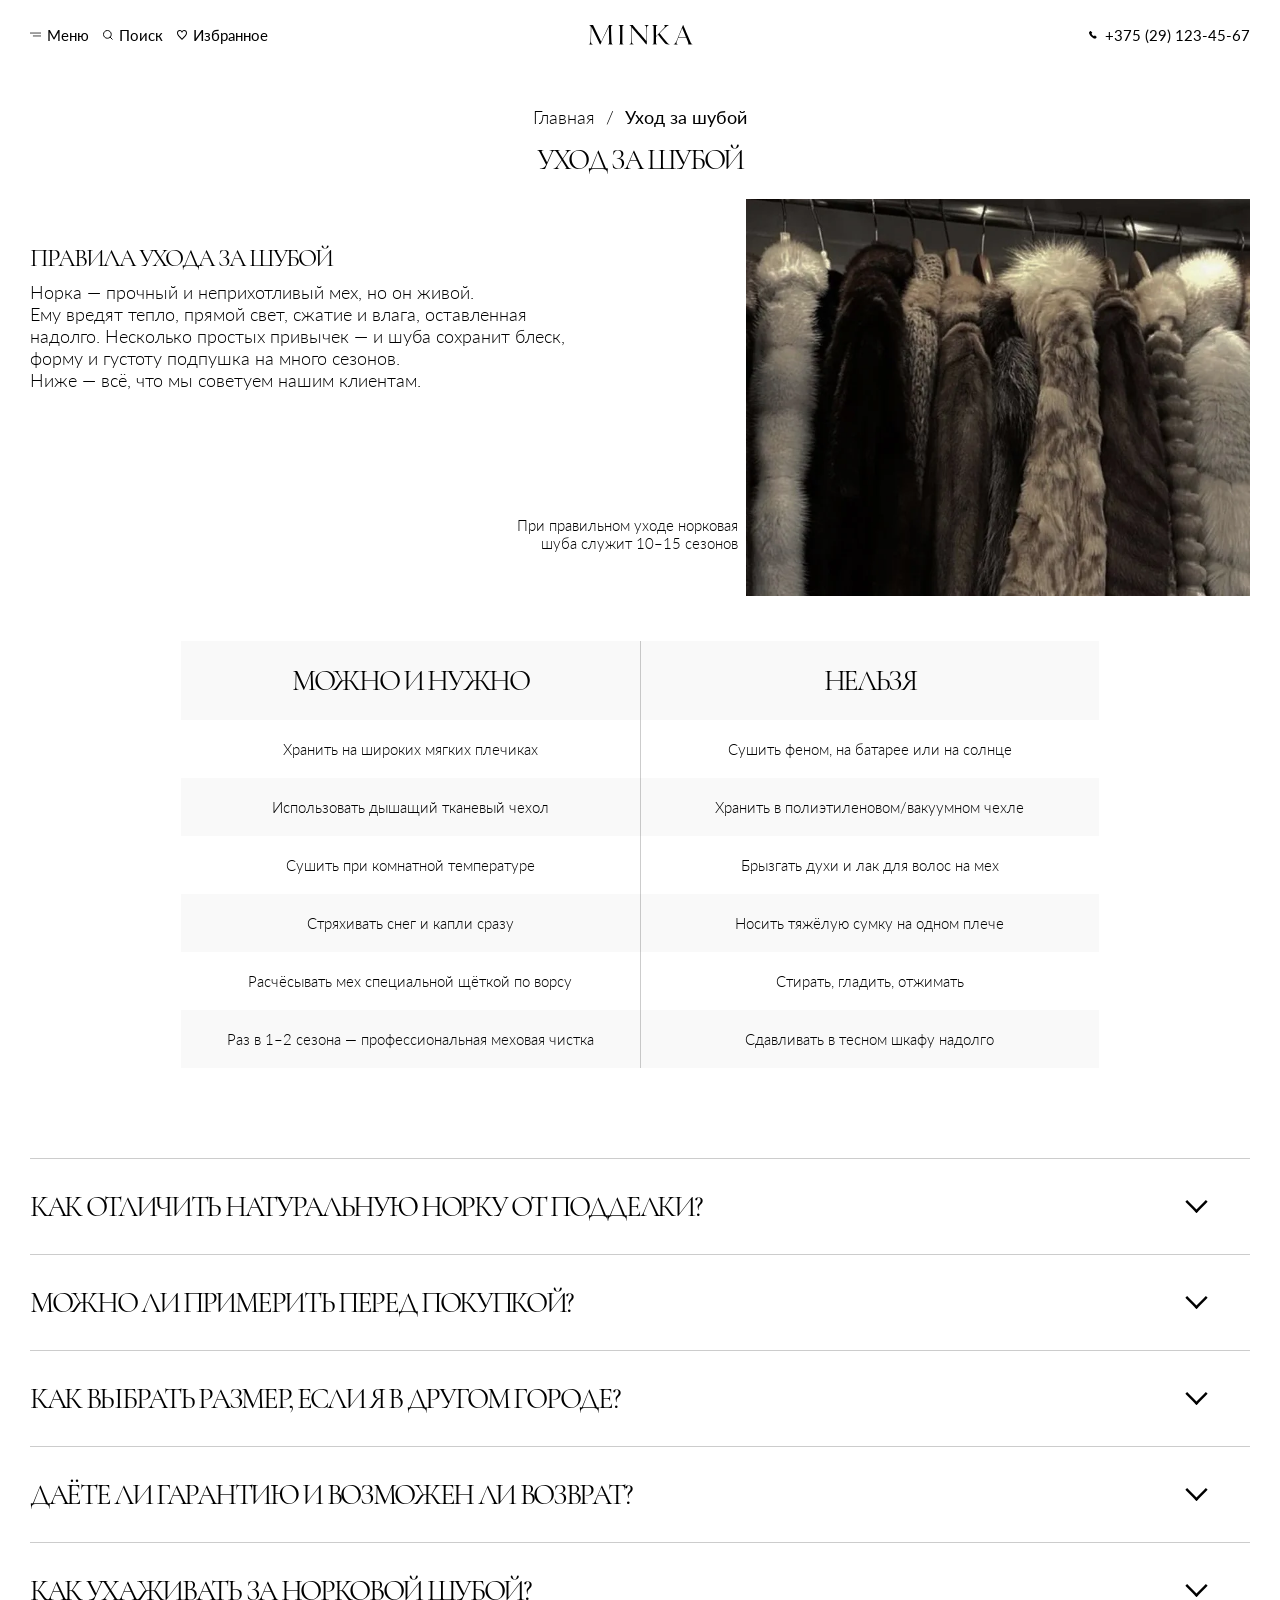
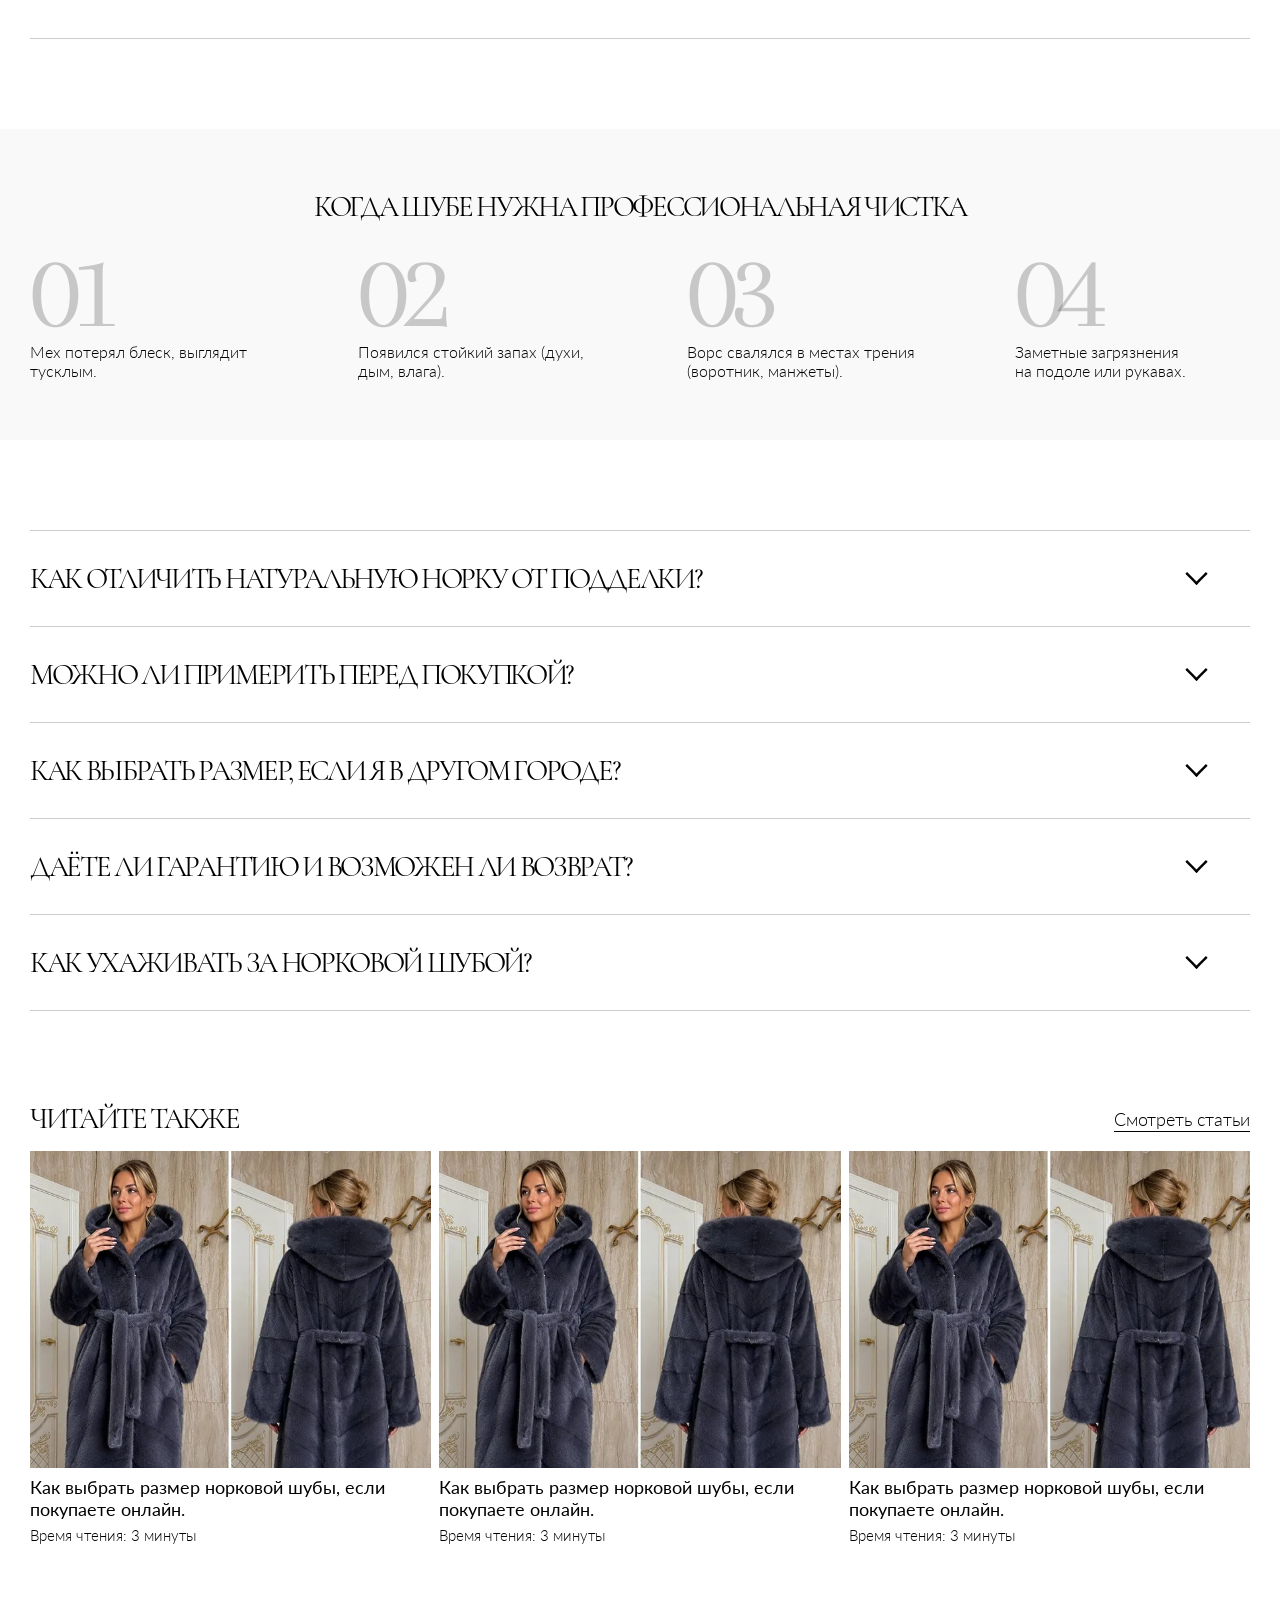
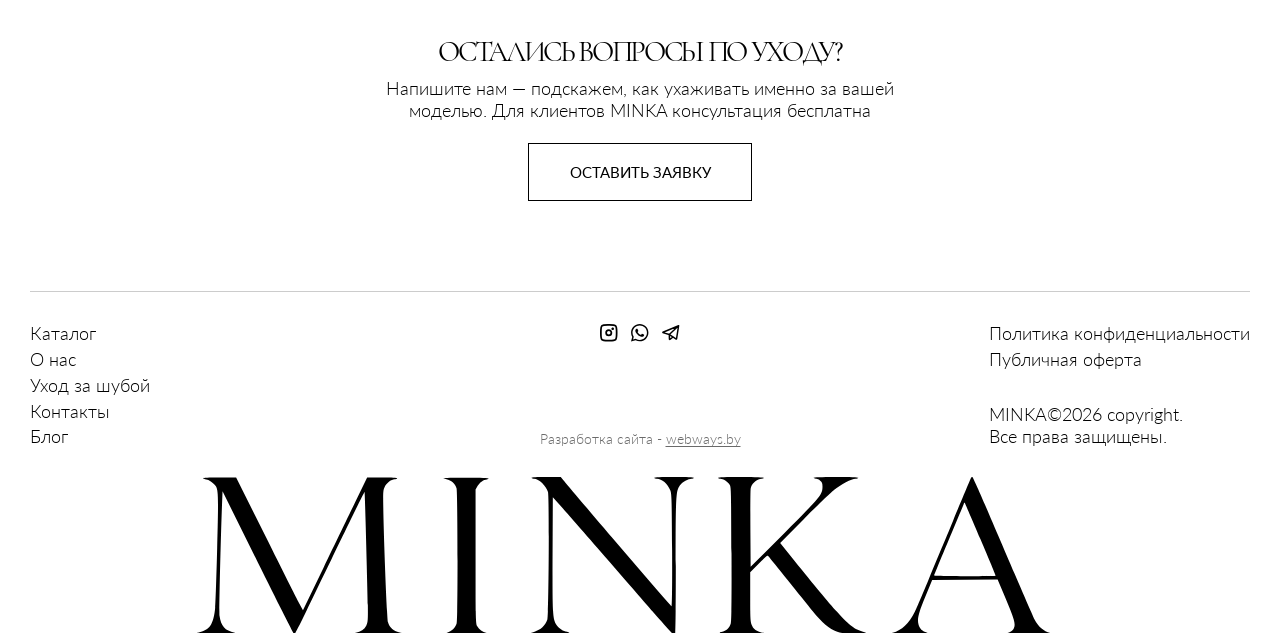
<file: care.html>
<!DOCTYPE html>
<html lang="ru">
<head>
    <meta charset="UTF-8">
    <meta name="viewport" content="width=device-width, initial-scale=1.0">
      <link rel="icon" href="assets/icons/favicon.ico" sizes="any">
      <link rel="icon" type="image/png" sizes="32x32" href="assets/icons/favicon-32x32.png">
      <link rel="icon" type="image/png" sizes="16x16" href="assets/icons/favicon-16x16.png">
      <link rel="apple-touch-icon" sizes="180x180" href="assets/icons/apple-touch-icon.png">
      <link rel="manifest" href="assets/icons/site.webmanifest">
      <meta name="theme-color" content="#ffffff">
      <link rel="stylesheet" href="css/aos.css">
      <link rel="stylesheet" href="css/swiper-bundle.min.css">
      <link rel="stylesheet" href="css/normalize.css">
      <link rel="stylesheet" href="css/style.css">
      <link rel="stylesheet" href="css/media.css">
      <link rel="stylesheet" href="css/care.css">
      <link rel="stylesheet" href="css/media-care.css"> 
      <script>document.documentElement.style.setProperty("--fixed-vh", window.innerHeight + "px");</script>
      <title>Уход за норковой шубой — как хранить и чистить мех | MINKA</title>
      <meta name="description" content="Как ухаживать за норковой шубой: правила хранения, сушки и чистки меха. Что можно и что нельзя делать, чтобы шуба служила 10–15 сезонов. Советы от MINKA.">
      <link rel="canonical" href="https://minka.by/care.html">
      <meta property="og:type" content="article">
      <meta property="og:url" content="https://minka.by/care.html">
      <meta property="og:title" content="Уход за норковой шубой — как хранить и чистить мех">
      <meta property="og:description" content="Правила ухода за норковой шубой: хранение, сушка, чистка меха. Что можно и нельзя, чтобы шуба служила годами.">
      <meta property="og:image" content="https://minka-gilt.vercel.app/assets/img/care-og.jpg">
      <meta property="og:image:width" content="1200">
      <meta property="og:image:height" content="630">
      <meta property="og:image:alt" content="MINKA — норковые шубы">
      <meta property="og:site_name" content="MINKA">
      <meta property="og:locale" content="ru_RU">
      <meta name="twitter:card" content="summary_large_image">
      <meta name="twitter:title" content="Уход за норковой шубой | MINKA">
      <meta name="twitter:description" content="Правила ухода за норковой шубой: хранение, сушка, чистка меха. Что можно и нельзя, чтобы шуба служила годами.">
      <meta name="twitter:image" content="https://minka-gilt.vercel.app/assets/img/care-og.jpg">
      <script type="application/ld+json">
{
  "@context": "https://schema.org",
  "@type": "BreadcrumbList",
  "itemListElement": [
    {
      "@type": "ListItem",
      "position": 1,
      "name": "Главная",
      "item": "https://minka.by/"
    },
    {
      "@type": "ListItem",
      "position": 2,
      "name": "Уход за шубой",
      "item": "https://minka.by/care.html"
    }
  ]
}
      </script>
</head>
<body>

<a class="skip-link" href="#main-content">Перейти к содержимому</a>

<header class="header">
    <div class="container header__container">
        <div class="header__left">
            <button class="header__btn header__btn--burger" type="button" data-menu-open>
                <img src="assets/icons/burger-menu.svg" alt="" width="15" height="5">
                <span>Меню</span>
            </button>
            <button class="header__btn header__btn--search" type="button" data-search-open>
                <img src="assets/icons/search-icon.svg" alt="" width="12" height="12">
                <span>Поиск</span>
            </button>
            <a class="header__btn header__btn--favorites" href="favorites.html">
                <img src="assets/icons/favorites.svg" alt="" width="12" height="12">
                <span>Избранное</span>
            </a>
        </div>

        <a class="header__logo" href="index.html">
            <img src="assets/icons/logo.svg" alt="MINKA" width="145" height="26">
        </a>

        <a class="header__phone" href="tel:+375291234567">
            <img src="assets/icons/call.svg" alt="" width="10" height="10">
            <span>+375 (29) 123-45-67</span>
        </a>
    </div>
</header>

<div class="menu-overlay" data-menu-close></div>
<div class="menu" id="menu" data-lenis-prevent role="dialog" aria-modal="true" aria-label="Главное меню">
    <div class="menu__panel">
        <button class="menu__close" type="button" data-menu-close aria-label="Закрыть меню">
            <img src="assets/icons/close.svg" alt="" width="18" height="18">
        </button>

        <div class="container">
            <a class="menu__logo" href="index.html">
                <img src="assets/icons/logo-dark.svg" alt="MINKA" width="261" height="47">
            </a>

            <div class="menu__body">
                <nav class="menu__nav">
                    <a class="menu__link section-title" href="catalog.html" data-menu-target="catalog">Каталог</a>
                    <a class="menu__link section-title" href="about-us.html" data-menu-target="about">О нас</a>
                    <a class="menu__link section-title" href="care.html" data-menu-target="care">Уход за шубой</a>
                    <a class="menu__link section-title" href="contacts.html" data-menu-target="contacts">Контакты</a>
                    <a class="menu__link section-title" href="blog.html" data-menu-target="blog">Блог</a>
                </nav>

                <div class="menu__preview">
                    <div class="menu__card menu__card--active" data-menu-card="default">
                        <p class="menu__desc">MINKA — только натуральная норка. Собственное производство, прямые поставки с аукционов, без посредников. Более 200 моделей в наличии и под заказ. Индивидуальная примерка в шоуруме, помощь с выбором <br> и бережный уход — всё, чтобы шуба радовала десятилетиями.</p>
                        <img class="menu__img" src="assets/img/menu-card-0.webp" alt="" width="915" height="583">
                    </div>
                    <div class="menu__card" data-menu-card="catalog">
                        <p class="menu__desc">Более 200 моделей норковых шуб в наличии и под заказ. От сдержанной классики до актуальных фасонов — каждая модель прошла отбор по качеству меха, кроя и фурнитуры. Коллекция обновляется регулярно.</p>
                        <img class="menu__img" src="assets/img/menu-card-1.webp" alt="" width="915" height="583">
                    </div>
                    <div class="menu__card" data-menu-card="about">
                        <p class="menu__desc">MINKA — это 12 лет работы с натуральной норкой. Наша специализация — только норковые шубы. Закупаем мех напрямую на международных аукционах, шьём на собственном производстве. Без посредников и лишних наценок.</p>
                        <img class="menu__img" src="assets/img/menu-card-2.webp" alt="" width="915" height="583">
                    </div>
                    <div class="menu__card" data-menu-card="care">
                        <p class="menu__desc">Норка — живой мех. Несколько простых привычек сохранят блеск, форму и густоту подпушка на много сезонов. Здесь — всё, что мы советуем нашим клиентам: от хранения до поведения в дождь и снег.</p>
                        <img class="menu__img" src="assets/img/menu-card-3.webp" alt="" width="915" height="583">
                    </div>
                    <div class="menu__card" data-menu-card="contacts">
                        <p class="menu__desc">Шоурум для индивидуальной примерки, телефон для записи и любых вопросов. Приезжайте — покажем модели вживую, поможем с размером и фасоном. Мы на связи удобным вам способом.</p>
                        <img class="menu__img" src="assets/img/menu-card-4.webp" alt="" width="915" height="583">
                    </div>
                    <div class="menu__card" data-menu-card="blog">
                        <p class="menu__desc">Статьи о мехе, выборе норковой шубы и тонкостях, которые полезно знать перед покупкой. Опыт, наблюдения и рекомендации от команды MINKA.</p>
                        <img class="menu__img" src="assets/img/menu-card-5.webp" alt="" width="915" height="583">
                    </div>
                </div>
            </div>
        </div>
    </div>
</div>

<div class="search-overlay" data-search-close></div>
<div class="search" id="search" data-lenis-prevent role="dialog" aria-modal="true" aria-label="Поиск по сайту">
    <div class="search__panel">
        <button class="search__close" type="button" data-search-close aria-label="Закрыть поиск">
            <img src="assets/icons/close.svg" alt="" width="18" height="18">
        </button>

        <div class="container">
            <a class="search__logo" href="index.html">
                <img src="assets/icons/logo-dark.svg" alt="MINKA" width="261" height="47">
            </a>

            <div class="search__box">
                <form class="search__form" role="search">
                    <input class="search__input" type="text" placeholder="Начните искать" aria-label="Поиск по каталогу" autocomplete="off" role="combobox" aria-expanded="false" aria-controls="searchSuggest" aria-autocomplete="list">
                    <button class="search__clear" type="button" data-search-clear>Очистить</button>
                </form>
                <div class="search__suggest" id="searchSuggest" role="listbox" aria-label="Варианты поиска"></div>
                <p class="search__empty" role="status" aria-live="polite"></p>
            </div>

            <div class="search__results">
                <p class="hero__availability popular__link search__count" aria-live="polite" aria-atomic="true">435 результатов</p>
                <div class="search__grid"></div>
            </div>

            <div class="popular popular--slider search__popular">
                <div class="popular__top">
                    <h2 class="popular__title section-title">Может быть интересно</h2>
                    <a class="hero__availability popular__link" href="catalog.html">Смотреть каталог</a>
                    <div class="popular__nav">
                        <button class="popular__arrow popular__arrow--prev" type="button" aria-label="Предыдущий слайд">
                            <img src="assets/icons/slider-arrow.svg" alt="" width="10" height="16">
                        </button>
                        <button class="popular__arrow popular__arrow--next" type="button" aria-label="Следующий слайд">
                            <img src="assets/icons/slider-arrow.svg" alt="" width="10" height="16">
                        </button>
                    </div>
                </div>

                <div class="popular__slider">
                <div class="popular__list">
                    <div class="popular-card">
                        <button class="popular-card__fav" type="button" aria-label="В избранное">
                            <img src="assets/icons/favorite.svg" alt="" width="24" height="24">
                        </button>
                        <a class="popular-card__link" href="single.html">
<img class="popular-card__img" src="assets/img/popular-card-1.webp" alt="Модель шубы" width="452" height="535">
<img class="popular-card__img popular-card__img--hover" src="assets/img/review-card-1.webp" alt="" width="452" height="535" aria-hidden="true">
                        <p class="popular-card__title">Модель шубы</p>
                        <p class="popular-card__price">$ 1200</p>
                        </a>
                    </div>
                    <div class="popular-card">
                        <button class="popular-card__fav" type="button" aria-label="В избранное">
                            <img src="assets/icons/favorite.svg" alt="" width="24" height="24">
                        </button>
                        <a class="popular-card__link" href="single.html">
<img class="popular-card__img" src="assets/img/popular-card-1.webp" alt="Модель шубы" width="452" height="535">
<img class="popular-card__img popular-card__img--hover" src="assets/img/review-card-1.webp" alt="" width="452" height="535" aria-hidden="true">
                        <p class="popular-card__title">Модель шубы</p>
                        <p class="popular-card__price">$ 1200</p>
                        </a>
                    </div>
                    <div class="popular-card">
                        <button class="popular-card__fav" type="button" aria-label="В избранное">
                            <img src="assets/icons/favorite.svg" alt="" width="24" height="24">
                        </button>
                        <a class="popular-card__link" href="single.html">
<img class="popular-card__img" src="assets/img/popular-card-1.webp" alt="Модель шубы" width="452" height="535">
<img class="popular-card__img popular-card__img--hover" src="assets/img/review-card-1.webp" alt="" width="452" height="535" aria-hidden="true">
                        <p class="popular-card__title">Модель шубы</p>
                        <p class="popular-card__price">$ 1200</p>
                        </a>
                    </div>
                    <div class="popular-card">
                        <button class="popular-card__fav" type="button" aria-label="В избранное">
                            <img src="assets/icons/favorite.svg" alt="" width="24" height="24">
                        </button>
                        <a class="popular-card__link" href="single.html">
<img class="popular-card__img" src="assets/img/popular-card-1.webp" alt="Модель шубы" width="452" height="535">
<img class="popular-card__img popular-card__img--hover" src="assets/img/review-card-1.webp" alt="" width="452" height="535" aria-hidden="true">
                        <p class="popular-card__title">Модель шубы</p>
                        <p class="popular-card__price">$ 1200</p>
                        </a>
                    </div>
                </div>
                </div>

                <div class="popular__pagination"></div>

                <a class="hero__availability popular__link popular__link--search" href="catalog.html">Смотреть каталог</a>
            </div>
        </div>
    </div>
</div>

<main id="main-content">
<section class="catalog" data-aos="fade-up">
    <div class="container">
        <nav class="catalog__breadcrumbs" aria-label="Навигационная цепочка">
            <a class="catalog__crumb" href="index.html">Главная</a>
            <span class="catalog__sep">/</span>
            <span class="catalog__crumb catalog__crumb--current" aria-current="page">Уход за шубой</span>
        </nav>

        <h1 class="catalog__title section-title">Уход за шубой</h1>

        <div class="care__intro">
            <div class="care__text">
                <h2 class="care__title section-title">Правила ухода за шубой</h2>
                <p class="care__desc">Норка — прочный и неприхотливый мех, но он живой. <br> Ему вредят тепло, прямой свет, сжатие и влага, оставленная надолго. Несколько простых привычек — и шуба сохранит блеск, форму и густоту подпушка на много сезонов.<br> Ниже — всё, что мы советуем нашим клиентам.</p>
                <span class="care__note">При правильном уходе норковая шуба служит 10–15 сезонов</span>
            </div>
            <img class="care__image" src="assets/img/care.webp" alt="Норковые шубы на вешалке" width="761" height="599">
        </div>

        <div class="care__table">
            <div class="care__row care__row--head">
                <div class="care__cell care__cell--left section-title">Можно и нужно</div>
                <div class="care__cell section-title">Нельзя</div>
            </div>
            <div class="care__row">
                <div class="care__cell care__cell--left">Хранить на широких мягких плечиках</div>
                <div class="care__cell">Сушить феном, на батарее или на солнце</div>
            </div>
            <div class="care__row">
                <div class="care__cell care__cell--left">Использовать дышащий тканевый чехол</div>
                <div class="care__cell">Хранить в полиэтиленовом/вакуумном чехле</div>
            </div>
            <div class="care__row">
                <div class="care__cell care__cell--left">Сушить при комнатной температуре</div>
                <div class="care__cell">Брызгать духи и лак для волос на мех</div>
            </div>
            <div class="care__row">
                <div class="care__cell care__cell--left">Стряхивать снег и капли сразу</div>
                <div class="care__cell">Носить тяжёлую сумку на одном плече</div>
            </div>
            <div class="care__row">
                <div class="care__cell care__cell--left">Расчёсывать мех специальной щёткой по ворсу</div>
                <div class="care__cell">Стирать, гладить, отжимать</div>
            </div>
            <div class="care__row">
                <div class="care__cell care__cell--left">Раз в 1–2 сезона — профессиональная меховая чистка</div>
                <div class="care__cell">Сдавливать в тесном шкафу надолго</div>
            </div>
        </div>

    </div>
</section>

<section class="faq section-padding">
    <div class="container">
        <ul class="faq__list">
            <li class="faq__item" data-aos="fade-up" data-aos-delay="100">
                <h3 class="faq__question section-title">
                    <button class="faq__header" type="button" aria-expanded="false">
                        <span class="faq__question section-title">Как отличить натуральную норку от подделки?</span>
                        <img class="faq__chevron" src="assets/icons/chevron.svg" alt="" width="28" height="16">
                    </button>
                </h3>
                <div class="faq__answer">
                    <div class="faq__answer-inner">
                        <p class="faq__text">У натуральной норки мягкая эластичная мездра и живой блеск ворса, густая упругая подпушь; изделие лёгкое и тёплое. Искусственный мех жёстче, ворс одинаковой длины и «стеклянно» блестит. При покупке просите документы и гарантию на изделие.</p>
                    </div>
                </div>
            </li>

            <li class="faq__item" data-aos="fade-up" data-aos-delay="200">
                <h3 class="faq__question section-title">
                    <button class="faq__header" type="button" aria-expanded="false">
                        <span class="faq__question section-title">Можно ли примерить перед покупкой?</span>
                        <img class="faq__chevron" src="assets/icons/chevron.svg" alt="" width="28" height="16">
                    </button>
                </h3>
                <div class="faq__answer">
                    <div class="faq__answer-inner">
                        <p class="faq__text">Да. В нашем шоуруме можно примерить любую понравившуюся модель и оценить посадку, цвет и длину. Запишитесь по телефону — заранее подберём варианты под ваш размер и фасон.</p>
                    </div>
                </div>
            </li>

            <li class="faq__item" data-aos="fade-up" data-aos-delay="300">
                <h3 class="faq__question section-title">
                    <button class="faq__header" type="button" aria-expanded="false">
                        <span class="faq__question section-title">Как выбрать размер, если я в другом городе?</span>
                        <img class="faq__chevron" src="assets/icons/chevron.svg" alt="" width="28" height="16">
                    </button>
                </h3>
                <div class="faq__answer">
                    <div class="faq__answer-inner">
                        <p class="faq__text">Снимите мерки (обхват груди, талии, бёдер, длину рукава и изделия) и пришлите нам — поможем с размером. При необходимости отправим дополнительные фото и видео модели, а обмен по размеру согласуем заранее.</p>
                    </div>
                </div>
            </li>

            <li class="faq__item" data-aos="fade-up" data-aos-delay="400">
                <h3 class="faq__question section-title">
                    <button class="faq__header" type="button" aria-expanded="false">
                        <span class="faq__question section-title">Даёте ли гарантию и возможен ли возврат?</span>
                        <img class="faq__chevron" src="assets/icons/chevron.svg" alt="" width="28" height="16">
                    </button>
                </h3>
                <div class="faq__answer">
                    <div class="faq__answer-inner">
                        <p class="faq__text">На каждое изделие действует гарантия. Возврат и обмен товара надлежащего качества возможны в сроки, установленные законодательством, при сохранении товарного вида, ярлыков и пломб.</p>
                    </div>
                </div>
            </li>

            <li class="faq__item" data-aos="fade-up" data-aos-delay="400">
                <h3 class="faq__question section-title">
                    <button class="faq__header" type="button" aria-expanded="false">
                        <span class="faq__question section-title">Как ухаживать за норковой шубой?</span>
                        <img class="faq__chevron" src="assets/icons/chevron.svg" alt="" width="28" height="16">
                    </button>
                </h3>
                <div class="faq__answer">
                    <div class="faq__answer-inner">
                        <p class="faq__text">Храните шубу на широких плечиках в дышащем чехле, сушите при комнатной температуре без фена и батарей, снег стряхивайте сразу. Не наносите на мех духи и лак. Раз в 1–2 сезона — профессиональная меховая чистка.</p>
                    </div>
                </div>
            </li>
        </ul>
    </div>
</section>

<section class="buy">
    <div class="container buy__container" data-aos="fade-up" data-aos-delay="100">
        <h2 class="buy__title section-title">Когда шубе нужна профессиональная чистка</h2>

        <div class="buy__steps">
            <div class="buy__step">
                <span class="buy__number">01</span>
                <p class="buy__text">Мех потерял блеск, выглядит тусклым.</p>
            </div>
            <div class="buy__step">
                <span class="buy__number">02</span>
                <p class="buy__text">Появился стойкий запах (духи, дым, влага).</p>
            </div>
            <div class="buy__step">
                <span class="buy__number">03</span>
                <p class="buy__text">Ворс свалялся в местах трения (воротник, манжеты).</p>
            </div>
            <div class="buy__step">
                <span class="buy__number">04</span>
                <p class="buy__text">Заметные загрязнения <br> на подоле или рукавах.</p>
            </div>
        </div>
    </div>
</section>

<section class="faq section-padding">
    <div class="container">
        <ul class="faq__list">
            <li class="faq__item" data-aos="fade-up" data-aos-delay="100">
                <h3 class="faq__question section-title">
                    <button class="faq__header" type="button" aria-expanded="false">
                        <span class="faq__question section-title">Как отличить натуральную норку от подделки?</span>
                        <img class="faq__chevron" src="assets/icons/chevron.svg" alt="" width="28" height="16">
                    </button>
                </h3>
                <div class="faq__answer">
                    <div class="faq__answer-inner">
                        <p class="faq__text">У натуральной норки мягкая эластичная мездра и живой блеск ворса, густая упругая подпушь; изделие лёгкое и тёплое. Искусственный мех жёстче, ворс одинаковой длины и «стеклянно» блестит. При покупке просите документы и гарантию на изделие.</p>
                    </div>
                </div>
            </li>

            <li class="faq__item" data-aos="fade-up" data-aos-delay="200">
                <h3 class="faq__question section-title">
                    <button class="faq__header" type="button" aria-expanded="false">
                        <span class="faq__question section-title">Можно ли примерить перед покупкой?</span>
                        <img class="faq__chevron" src="assets/icons/chevron.svg" alt="" width="28" height="16">
                    </button>
                </h3>
                <div class="faq__answer">
                    <div class="faq__answer-inner">
                        <p class="faq__text">Да. В нашем шоуруме можно примерить любую понравившуюся модель и оценить посадку, цвет и длину. Запишитесь по телефону — заранее подберём варианты под ваш размер и фасон.</p>
                    </div>
                </div>
            </li>

            <li class="faq__item" data-aos="fade-up" data-aos-delay="300">
                <h3 class="faq__question section-title">
                    <button class="faq__header" type="button" aria-expanded="false">
                        <span class="faq__question section-title">Как выбрать размер, если я в другом городе?</span>
                        <img class="faq__chevron" src="assets/icons/chevron.svg" alt="" width="28" height="16">
                    </button>
                </h3>
                <div class="faq__answer">
                    <div class="faq__answer-inner">
                        <p class="faq__text">Снимите мерки (обхват груди, талии, бёдер, длину рукава и изделия) и пришлите нам — поможем с размером. При необходимости отправим дополнительные фото и видео модели, а обмен по размеру согласуем заранее.</p>
                    </div>
                </div>
            </li>

            <li class="faq__item" data-aos="fade-up" data-aos-delay="400">
                <h3 class="faq__question section-title">
                    <button class="faq__header" type="button" aria-expanded="false">
                        <span class="faq__question section-title">Даёте ли гарантию и возможен ли возврат?</span>
                        <img class="faq__chevron" src="assets/icons/chevron.svg" alt="" width="28" height="16">
                    </button>
                </h3>
                <div class="faq__answer">
                    <div class="faq__answer-inner">
                        <p class="faq__text">На каждое изделие действует гарантия. Возврат и обмен товара надлежащего качества возможны в сроки, установленные законодательством, при сохранении товарного вида, ярлыков и пломб.</p>
                    </div>
                </div>
            </li>

            <li class="faq__item" data-aos="fade-up" data-aos-delay="400">
                <h3 class="faq__question section-title">
                    <button class="faq__header" type="button" aria-expanded="false">
                        <span class="faq__question section-title">Как ухаживать за норковой шубой?</span>
                        <img class="faq__chevron" src="assets/icons/chevron.svg" alt="" width="28" height="16">
                    </button>
                </h3>
                <div class="faq__answer">
                    <div class="faq__answer-inner">
                        <p class="faq__text">Храните шубу на широких плечиках в дышащем чехле, сушите при комнатной температуре без фена и батарей, снег стряхивайте сразу. Не наносите на мех духи и лак. Раз в 1–2 сезона — профессиональная меховая чистка.</p>
                    </div>
                </div>
            </li>
        </ul>
    </div>
</section>

<section class="popular popular--slider section-padding" data-aos="fade-up">
    <div class="container">
        <div class="popular__top">
            <h2 class="popular__title section-title">Читайте также</h2>
            <a class="hero__availability popular__link" href="blog.html">Смотреть статьи</a>
            <div class="popular__nav">
                <button class="popular__arrow popular__arrow--prev" type="button" aria-label="Предыдущий слайд">
                    <img src="assets/icons/slider-arrow.svg" alt="" width="10" height="16">
                </button>
                <button class="popular__arrow popular__arrow--next" type="button" aria-label="Следующий слайд">
                    <img src="assets/icons/slider-arrow.svg" alt="" width="10" height="16">
                </button>
            </div>
        </div>

        <div class="popular__slider">
        <div class="popular__list">
            <a class="popular-card" href="post.html">
                <div class="popular-card__media"><img class="popular-card__img" src="assets/img/blog-img-1.webp" alt="Как выбрать размер норковой шубы, если покупаете онлайн." width="452" height="535"></div>
                <p class="popular-card__title">Как выбрать размер норковой шубы, если покупаете онлайн.</p>
                <p class="popular-card__price">Время чтения: 3 минуты</p>
            </a>
            <a class="popular-card" href="post.html">
                <div class="popular-card__media"><img class="popular-card__img" src="assets/img/blog-img-1.webp" alt="Как выбрать размер норковой шубы, если покупаете онлайн." width="452" height="535"></div>
                <p class="popular-card__title">Как выбрать размер норковой шубы, если покупаете онлайн.</p>
                <p class="popular-card__price">Время чтения: 3 минуты</p>
            </a>
            <a class="popular-card" href="post.html">
                <div class="popular-card__media"><img class="popular-card__img" src="assets/img/blog-img-1.webp" alt="Как выбрать размер норковой шубы, если покупаете онлайн." width="452" height="535"></div>
                <p class="popular-card__title">Как выбрать размер норковой шубы, если покупаете онлайн.</p>
                <p class="popular-card__price">Время чтения: 3 минуты</p>
            </a>
        </div>
        </div>

        <div class="popular__pagination"></div>

        <a class="popular__catalog hero__catalog buy__catalog" href="blog.html">Смотреть статьи</a>
    </div>
</section>

<section class="cta" data-aos="fade-up">
    <div class="container cta__container">
        <h2 class="cta__title section-title">Остались вопросы по уходу?</h2>
        <p class="cta__desc">Напишите нам — подскажем, как ухаживать именно за вашей моделью. Для клиентов MINKA консультация бесплатна</p>
        <button class="hero__catalog buy__catalog cta__btn" type="button" data-popup="cta">Оставить заявку</button>
    </div>
</section>

</main>

<footer class="footer">
    <div class="container footer__container">
        <div class="footer__top">
            <nav class="footer__nav">
                <a class="footer__link" href="catalog.html">Каталог</a>
                <a class="footer__link" href="about-us.html">О нас</a>
                <a class="footer__link" href="care.html">Уход за шубой</a>
                <a class="footer__link" href="contacts.html">Контакты</a>
                <a class="footer__link" href="blog.html">Блог</a>
            </nav>

            <div class="footer__center">
                <div class="footer__socials">
                    <a class="footer__social" href="#" aria-label="Instagram">
                        <img src="assets/icons/ig.svg" alt="" width="24" height="24">
                    </a>
                    <a class="footer__social" href="#" aria-label="WhatsApp">
                        <img src="assets/icons/whatsapp.svg" alt="" width="24" height="24">
                    </a>
                    <a class="footer__social footer__social--telegram" href="#" aria-label="Telegram">
                        <img src="assets/icons/tg.svg" alt="" width="21" height="19">
                    </a>
                </div>
                <p class="footer__dev">Разработка сайта&nbsp;- <a href="https://webways.by" target="_blank" rel="noopener">webways.by</a></p>
            </div>

            <div class="footer__policy">
                <nav class="footer__policy-links">
                    <a class="footer__link" href="privacy-policy.html">Политика конфиденциальности</a>
                    <a class="footer__link" href="terms-and-conditions.html">Публичная оферта</a>
                </nav>
                <span class="footer__copyright">MINKA©2026 copyright. Все права защищены.</span>
            </div>
        </div>

        <div class="footer__logo">
            <img src="assets/icons/footer-logo.svg" alt="MINKA" width="1346" height="235">
        </div>
    </div>
</footer>

<div class="popup" data-popup-window="showroom" role="dialog" aria-modal="true" aria-label="Записаться в шоурум">
    <div class="popup__window">
        <div class="popup__image">
            <img src="assets/img/popup-card-showroom.webp" alt="" width="607" height="737">
        </div>

        <div class="popup__body" data-lenis-prevent>
            <button class="popup__close" type="button" data-popup-close aria-label="Закрыть">
                <img src="assets/icons/close.svg" alt="" width="18" height="18">
            </button>

            <h2 class="popup__title section-title">Записаться в шоурум</h2>
            <p class="popup__desc">Оставьте свои данные и мы свяжемся с вами для уточнения деталей</p>

            <form class="popup__form">
                <div class="popup__inputs">
                    <input class="popup__input" type="text" placeholder="Имя" aria-label="Имя">
                    <input class="popup__input" type="tel" placeholder="Телефон" aria-label="Телефон">
                    <input class="popup__input" type="text" placeholder="Дата" aria-label="Дата">
                    <input class="popup__input" type="text" placeholder="Время" aria-label="Время">
                    <input class="popup__input" type="text" placeholder="Комментарий" aria-label="Комментарий">
                </div>

                <span class="popup__label">Где с вами связаться?</span>
                <div class="popup__checks">
                    <label class="popup__check">
                        <input class="popup__check-input" type="radio" name="contact" value="Телефон">
                        <span class="popup__box"></span>
                        <span>Телефон</span>
                    </label>
                    <label class="popup__check">
                        <input class="popup__check-input" type="radio" name="contact" value="WhatsApp">
                        <span class="popup__box"></span>
                        <span>WhatsApp</span>
                    </label>
                    <label class="popup__check">
                        <input class="popup__check-input" type="radio" name="contact" value="Вайбер">
                        <span class="popup__box"></span>
                        <span>Вайбер</span>
                    </label>
                    <label class="popup__check">
                        <input class="popup__check-input" type="radio" name="contact" value="Telegram">
                        <span class="popup__box"></span>
                        <span>Telegram</span>
                    </label>
                </div>

                <label class="popup__check popup__agree">
                    <input class="popup__check-input" type="checkbox" name="agree">
                    <span class="popup__box"></span>
                    <span>Я соглашаюсь с <a href="privacy-policy.html">обработкой персональных данных</a></span>
                </label>

                <button class="hero__catalog buy__catalog popup__submit" type="submit">Отправить заявку</button>
            </form>
        </div>
    </div>

    <div class="popup__thanks" role="status" tabindex="-1">
        <h2 class="popup__thanks-title section-title">Спасибо!</h2>
        <span class="popup__thanks-lead">Ваша заявка успешно отправлена.</span>
        <p class="popup__thanks-text">Мы свяжемся с вами в ближайшее время и уточним все детали.</p>
        <button class="hero__catalog buy__catalog" type="button" data-popup-close>Хорошо</button>
    </div>
</div>

<div class="popup" data-popup-window="cta" role="dialog" aria-modal="true" aria-label="Оставить заявку">
    <div class="popup__window">
        <div class="popup__image">
            <img src="assets/img/popup-card-showroom.webp" alt="" width="607" height="737">
        </div>

        <div class="popup__body" data-lenis-prevent>
            <button class="popup__close" type="button" data-popup-close aria-label="Закрыть">
                <img src="assets/icons/close.svg" alt="" width="18" height="18">
            </button>

            <h2 class="popup__title section-title">Оставьте контакты</h2>
            <p class="popup__desc">Сообщим наличие размеров, актуальную цену и пришлём дополнительные фото.</p>

            <form class="popup__form">
                <div class="popup__inputs">
                    <input class="popup__input" type="text" placeholder="Имя" aria-label="Имя">
                    <input class="popup__input" type="tel" placeholder="Телефон" aria-label="Телефон">
                    <input class="popup__input" type="text" placeholder="Комментарий" aria-label="Комментарий">
                </div>

                <span class="popup__label">Где с вами связаться?</span>
                <div class="popup__checks">
                    <label class="popup__check">
                        <input class="popup__check-input" type="radio" name="cta-contact" value="Телефон">
                        <span class="popup__box"></span>
                        <span>Телефон</span>
                    </label>
                    <label class="popup__check">
                        <input class="popup__check-input" type="radio" name="cta-contact" value="WhatsApp">
                        <span class="popup__box"></span>
                        <span>WhatsApp</span>
                    </label>
                    <label class="popup__check">
                        <input class="popup__check-input" type="radio" name="cta-contact" value="Вайбер">
                        <span class="popup__box"></span>
                        <span>Вайбер</span>
                    </label>
                    <label class="popup__check">
                        <input class="popup__check-input" type="radio" name="cta-contact" value="Telegram">
                        <span class="popup__box"></span>
                        <span>Telegram</span>
                    </label>
                </div>

                <label class="popup__check popup__agree">
                    <input class="popup__check-input" type="checkbox" name="cta-agree">
                    <span class="popup__box"></span>
                    <span>Я соглашаюсь с <a href="privacy-policy.html">обработкой персональных данных</a></span>
                </label>

                <button class="hero__catalog buy__catalog popup__submit" type="submit">Отправить заявку</button>
            </form>
        </div>
    </div>

    <div class="popup__thanks" role="status" tabindex="-1">
        <h2 class="popup__thanks-title section-title">Спасибо!</h2>
        <span class="popup__thanks-lead">Ваша заявка успешно отправлена.</span>
        <p class="popup__thanks-text">Мы свяжемся с вами в ближайшее время и уточним все детали.</p>
        <button class="hero__catalog buy__catalog" type="button" data-popup-close>Хорошо</button>
    </div>
</div>

<div class="popup popup__gift" data-popup-window="gift" role="dialog" aria-modal="true" aria-label="Намекните близкому о подарке">
    <div class="popup__window">
        <div class="popup__image">
            <img src="assets/img/popular-card-1.webp" alt="" width="607" height="737">
        </div>

        <div class="popup__body" data-lenis-prevent>
            <button class="popup__close" type="button" data-popup-close aria-label="Закрыть">
                <img src="assets/icons/close.svg" alt="" width="18" height="18">
            </button>

            <h2 class="popup__title section-title">Намекните близкому о подарке</h2>

            <div class="popup__gift-text">
                <p>Здравствуйте, <span class="popup__fill popup__fill--wide" data-fill-target="recipient"></span> !</p>
                <p>Мы узнали, что <span class="popup__fill" data-fill-target="sender"></span> мечтает о подарке <br> из ателье норковых шуб «MINKA». Мы внимательно относимся к желаниям наших клиентов и решили намекнуть вам об этом.</p>
                <p>Дарите тепло и будьте внимательны к мечтам близких! Если у вас возникли вопросы или вы хотите обсудить детали, мы всегда готовы помочь.</p>
            </div>

            <form class="popup__form popup__form--gift">
                <span class="popup__label">Кому намекнуть</span>
                <div class="popup__inputs">
                    <input class="popup__input" type="text" placeholder="Имя" aria-label="Имя" data-fill-source="recipient">
                    <input class="popup__input" type="email" placeholder="Эл. почта" aria-label="Эл. почта">
                </div>

                <span class="popup__label">От кого</span>
                <div class="popup__inputs">
                    <input class="popup__input" type="text" placeholder="Имя" aria-label="Имя" data-fill-source="sender">
                    <input class="popup__input" type="email" placeholder="Эл. почта" aria-label="Эл. почта">
                </div>

                <label class="popup__check popup__agree">
                    <input class="popup__check-input" type="checkbox" name="agree">
                    <span class="popup__box"></span>
                    <span>Я соглашаюсь с <a href="privacy-policy.html">обработкой персональных данных</a></span>
                </label>

                <button class="hero__catalog buy__catalog popup__submit" type="submit">Отправить заявку</button>
            </form>
        </div>
    </div>

    <div class="popup__thanks" role="status" tabindex="-1">
        <h2 class="popup__thanks-title section-title">Спасибо!</h2>
        <span class="popup__thanks-lead">Ваш намёк успешно отправлен.</span>
        <p class="popup__thanks-text">Мы бережно передадим его вашему близкому.</p>
        <button class="hero__catalog buy__catalog" type="button" data-popup-close>Хорошо</button>
    </div>
</div>


<script src="js/aos.js"></script>
<script src="js/lenis.min.js"></script>
<script src="js/swiper-bundle.min.js"></script>
<script src="js/just-validate.production.min.js"></script><script src="js/main.js"></script>
</body>
</html>
</file>
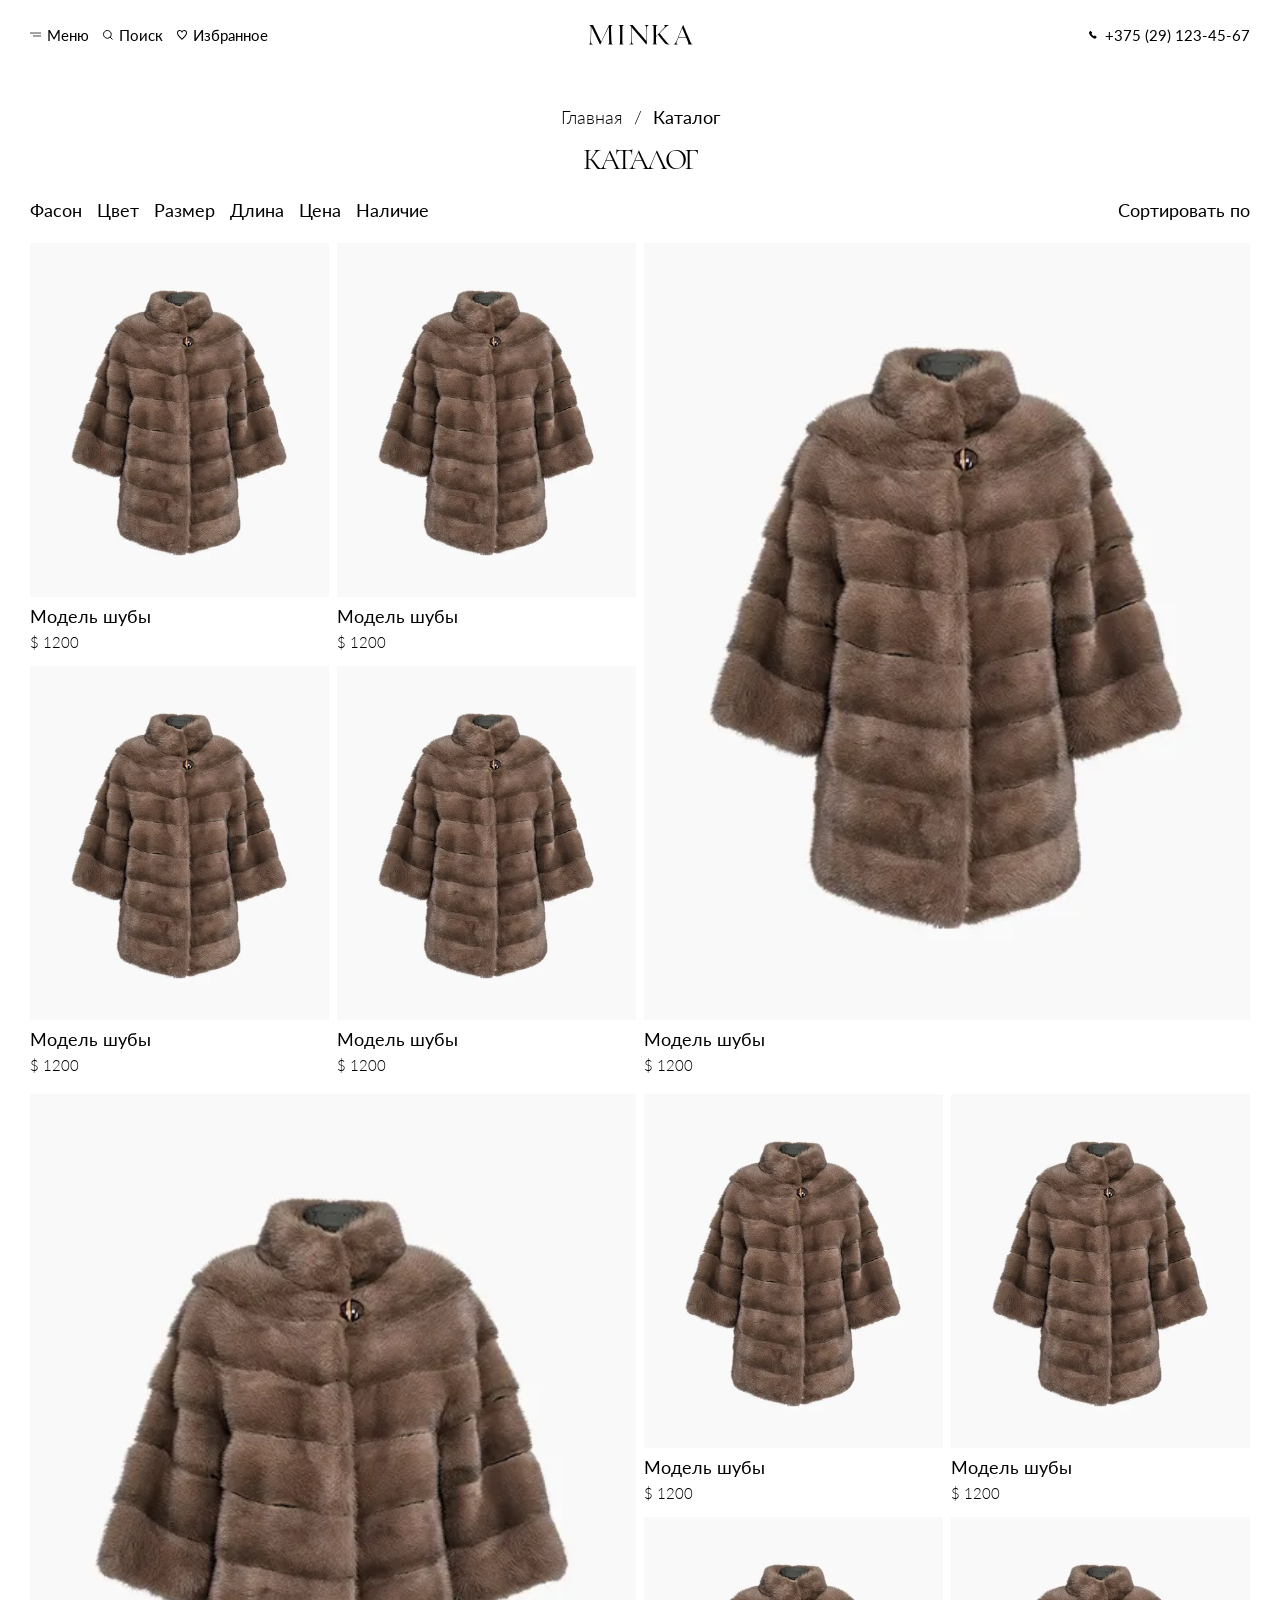
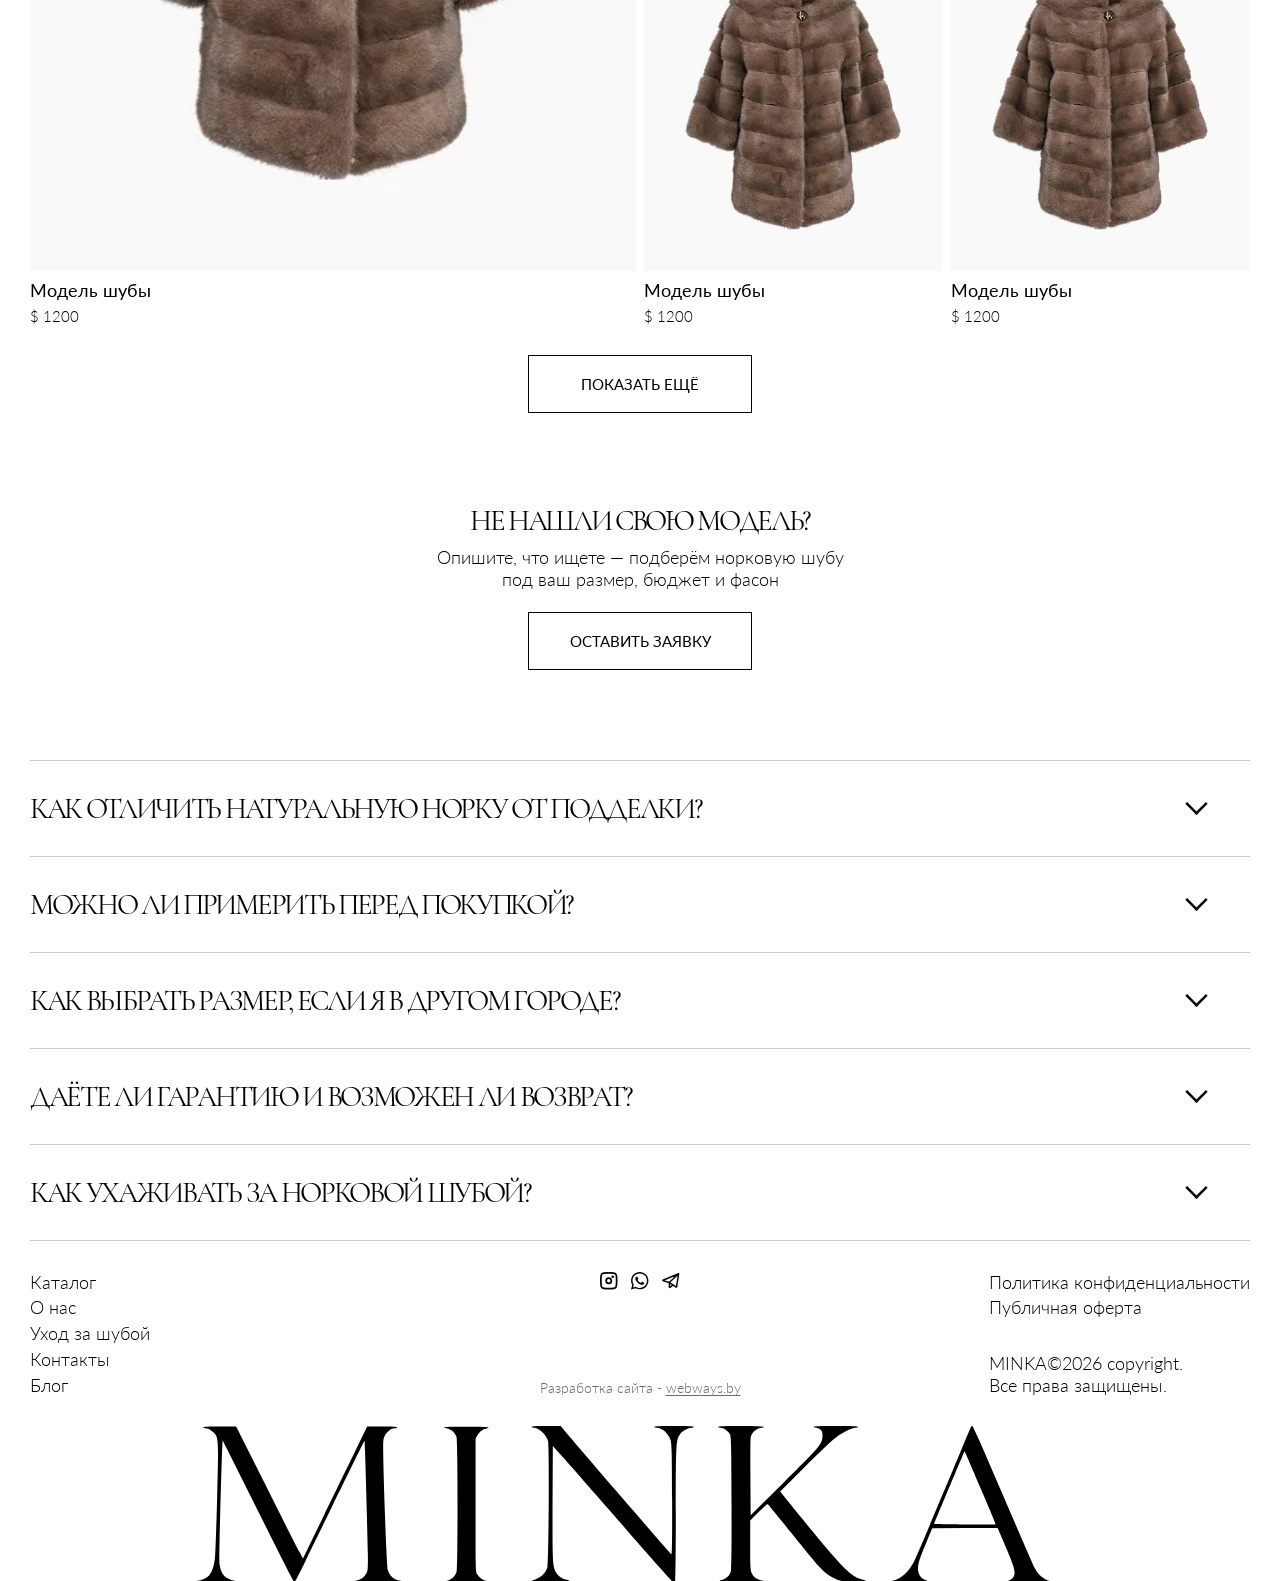
<file: catalog.html>
<!DOCTYPE html>
<html lang="ru">
<head>
    <meta charset="UTF-8">
    <meta name="viewport" content="width=device-width, initial-scale=1.0">
      <link rel="icon" href="assets/icons/favicon.ico" sizes="any">
      <link rel="icon" type="image/png" sizes="32x32" href="assets/icons/favicon-32x32.png">
      <link rel="icon" type="image/png" sizes="16x16" href="assets/icons/favicon-16x16.png">
      <link rel="apple-touch-icon" sizes="180x180" href="assets/icons/apple-touch-icon.png">
      <link rel="manifest" href="assets/icons/site.webmanifest">
      <meta name="theme-color" content="#ffffff">
      <link rel="stylesheet" href="css/aos.css">
      <link rel="stylesheet" href="css/swiper-bundle.min.css">
      <link rel="stylesheet" href="css/normalize.css">
      <link rel="stylesheet" href="css/style.css">
      <link rel="stylesheet" href="css/media.css">
      <link rel="stylesheet" href="css/catalog.css">
      <link rel="stylesheet" href="css/media-catalog.css"> 
      <script>document.documentElement.style.setProperty("--fixed-vh", window.innerHeight + "px");</script>
      <title>Каталог норковых шуб MINKA — 200+ моделей, собственное производство</title>
      <meta name="description" content="Каталог норковых шуб MINKA: более 200 моделей из натурального меха — классика и актуальные фасоны, разные цвета и размеры. Собственное производство, примерка в шоуруме.">
      <link rel="canonical" href="https://minka.by/catalog.html">
      <meta property="og:type" content="website">
      <meta property="og:url" content="https://minka.by/catalog.html">
      <meta property="og:title" content="Каталог норковых шуб MINKA — 200+ моделей">
      <meta property="og:description" content="200+ моделей норковых шуб из натурального меха: фасоны, цвета, размеры. Собственное производство и примерка в шоуруме.">
      <meta property="og:image" content="https://minka-gilt.vercel.app/assets/img/catalog-og.jpg">
      <meta property="og:image:width" content="1200">
      <meta property="og:image:height" content="630">
      <meta property="og:image:alt" content="MINKA — норковые шубы">
      <meta property="og:site_name" content="MINKA">
      <meta property="og:locale" content="ru_RU">
      <meta name="twitter:card" content="summary_large_image">
      <meta name="twitter:title" content="Каталог норковых шуб MINKA">
      <meta name="twitter:description" content="200+ моделей норковых шуб из натурального меха: фасоны, цвета, размеры. Собственное производство и примерка в шоуруме.">
      <meta name="twitter:image" content="https://minka-gilt.vercel.app/assets/img/catalog-og.jpg">
      <script type="application/ld+json">
{
  "@context": "https://schema.org",
  "@type": "BreadcrumbList",
  "itemListElement": [
    {
      "@type": "ListItem",
      "position": 1,
      "name": "Главная",
      "item": "https://minka.by/"
    },
    {
      "@type": "ListItem",
      "position": 2,
      "name": "Каталог",
      "item": "https://minka.by/catalog.html"
    }
  ]
}
      </script>
      <script type="application/ld+json">
{
  "@context": "https://schema.org",
  "@type": "FAQPage",
  "mainEntity": [
    {
      "@type": "Question",
      "name": "Как отличить натуральную норку от подделки?",
      "acceptedAnswer": {
        "@type": "Answer",
        "text": "У натуральной норки мягкая эластичная мездра и живой блеск ворса, густая упругая подпушь; изделие лёгкое и тёплое. Искусственный мех жёстче, ворс одинаковой длины и «стеклянно» блестит. При покупке просите документы и гарантию на изделие."
      }
    },
    {
      "@type": "Question",
      "name": "Можно ли примерить перед покупкой?",
      "acceptedAnswer": {
        "@type": "Answer",
        "text": "Да. В нашем шоуруме можно примерить любую понравившуюся модель и оценить посадку, цвет и длину. Запишитесь по телефону — заранее подберём варианты под ваш размер и фасон."
      }
    },
    {
      "@type": "Question",
      "name": "Как выбрать размер, если я в другом городе?",
      "acceptedAnswer": {
        "@type": "Answer",
        "text": "Снимите мерки (обхват груди, талии, бёдер, длину рукава и изделия) и пришлите нам — поможем с размером. При необходимости отправим дополнительные фото и видео модели, а обмен по размеру согласуем заранее."
      }
    },
    {
      "@type": "Question",
      "name": "Даёте ли гарантию и возможен ли возврат?",
      "acceptedAnswer": {
        "@type": "Answer",
        "text": "На каждое изделие действует гарантия. Возврат и обмен товара надлежащего качества возможны в сроки, установленные законодательством, при сохранении товарного вида, ярлыков и пломб."
      }
    },
    {
      "@type": "Question",
      "name": "Как ухаживать за норковой шубой?",
      "acceptedAnswer": {
        "@type": "Answer",
        "text": "Храните шубу на широких плечиках в дышащем чехле, сушите при комнатной температуре без фена и батарей, снег стряхивайте сразу. Не наносите на мех духи и лак. Раз в 1–2 сезона — профессиональная меховая чистка."
      }
    }
  ]
}
      </script>
</head>
<body>

<a class="skip-link" href="#main-content">Перейти к содержимому</a>

<header class="header">
    <div class="container header__container">
        <div class="header__left">
            <button class="header__btn header__btn--burger" type="button" data-menu-open>
                <img src="assets/icons/burger-menu.svg" alt="" width="15" height="5">
                <span>Меню</span>
            </button>
            <button class="header__btn header__btn--search" type="button" data-search-open>
                <img src="assets/icons/search-icon.svg" alt="" width="12" height="12">
                <span>Поиск</span>
            </button>
            <a class="header__btn header__btn--favorites" href="favorites.html">
                <img src="assets/icons/favorites.svg" alt="" width="12" height="12">
                <span>Избранное</span>
            </a>
        </div>

        <a class="header__logo" href="index.html">
            <img src="assets/icons/logo.svg" alt="MINKA" width="145" height="26">
        </a>

        <a class="header__phone" href="tel:+375291234567">
            <img src="assets/icons/call.svg" alt="" width="10" height="10">
            <span>+375 (29) 123-45-67</span>
        </a>
    </div>
</header>

<div class="menu-overlay" data-menu-close></div>
<div class="menu" id="menu" data-lenis-prevent role="dialog" aria-modal="true" aria-label="Главное меню">
    <div class="menu__panel">
        <button class="menu__close" type="button" data-menu-close aria-label="Закрыть меню">
            <img src="assets/icons/close.svg" alt="" width="18" height="18">
        </button>

        <div class="container">
            <a class="menu__logo" href="index.html">
                <img src="assets/icons/logo-dark.svg" alt="MINKA" width="261" height="47">
            </a>

            <div class="menu__body">
                <nav class="menu__nav">
                    <a class="menu__link section-title" href="catalog.html" data-menu-target="catalog">Каталог</a>
                    <a class="menu__link section-title" href="about-us.html" data-menu-target="about">О нас</a>
                    <a class="menu__link section-title" href="care.html" data-menu-target="care">Уход за шубой</a>
                    <a class="menu__link section-title" href="contacts.html" data-menu-target="contacts">Контакты</a>
                    <a class="menu__link section-title" href="blog.html" data-menu-target="blog">Блог</a>
                </nav>

                <div class="menu__preview">
                    <div class="menu__card menu__card--active" data-menu-card="default">
                        <p class="menu__desc">MINKA — только натуральная норка. Собственное производство, прямые поставки с аукционов, без посредников. Более 200 моделей в наличии и под заказ. Индивидуальная примерка в шоуруме, помощь с выбором <br> и бережный уход — всё, чтобы шуба радовала десятилетиями.</p>
                        <img class="menu__img" src="assets/img/menu-card-0.webp" alt="" width="915" height="583">
                    </div>
                    <div class="menu__card" data-menu-card="catalog">
                        <p class="menu__desc">Более 200 моделей норковых шуб в наличии и под заказ. От сдержанной классики до актуальных фасонов — каждая модель прошла отбор по качеству меха, кроя и фурнитуры. Коллекция обновляется регулярно.</p>
                        <img class="menu__img" src="assets/img/menu-card-1.webp" alt="" width="915" height="583">
                    </div>
                    <div class="menu__card" data-menu-card="about">
                        <p class="menu__desc">MINKA — это 12 лет работы с натуральной норкой. Наша специализация — только норковые шубы. Закупаем мех напрямую на международных аукционах, шьём на собственном производстве. Без посредников и лишних наценок.</p>
                        <img class="menu__img" src="assets/img/menu-card-2.webp" alt="" width="915" height="583">
                    </div>
                    <div class="menu__card" data-menu-card="care">
                        <p class="menu__desc">Норка — живой мех. Несколько простых привычек сохранят блеск, форму и густоту подпушка на много сезонов. Здесь — всё, что мы советуем нашим клиентам: от хранения до поведения в дождь и снег.</p>
                        <img class="menu__img" src="assets/img/menu-card-3.webp" alt="" width="915" height="583">
                    </div>
                    <div class="menu__card" data-menu-card="contacts">
                        <p class="menu__desc">Шоурум для индивидуальной примерки, телефон для записи и любых вопросов. Приезжайте — покажем модели вживую, поможем с размером и фасоном. Мы на связи удобным вам способом.</p>
                        <img class="menu__img" src="assets/img/menu-card-4.webp" alt="" width="915" height="583">
                    </div>
                    <div class="menu__card" data-menu-card="blog">
                        <p class="menu__desc">Статьи о мехе, выборе норковой шубы и тонкостях, которые полезно знать перед покупкой. Опыт, наблюдения и рекомендации от команды MINKA.</p>
                        <img class="menu__img" src="assets/img/menu-card-5.webp" alt="" width="915" height="583">
                    </div>
                </div>
            </div>
        </div>
    </div>
</div>

<div class="search-overlay" data-search-close></div>
<div class="search" id="search" data-lenis-prevent role="dialog" aria-modal="true" aria-label="Поиск по сайту">
    <div class="search__panel">
        <button class="search__close" type="button" data-search-close aria-label="Закрыть поиск">
            <img src="assets/icons/close.svg" alt="" width="18" height="18">
        </button>

        <div class="container">
            <a class="search__logo" href="index.html">
                <img src="assets/icons/logo-dark.svg" alt="MINKA" width="261" height="47">
            </a>

            <div class="search__box">
                <form class="search__form" role="search">
                    <input class="search__input" type="text" placeholder="Начните искать" aria-label="Поиск по каталогу" autocomplete="off" role="combobox" aria-expanded="false" aria-controls="searchSuggest" aria-autocomplete="list">
                    <button class="search__clear" type="button" data-search-clear>Очистить</button>
                </form>
                <div class="search__suggest" id="searchSuggest" role="listbox" aria-label="Варианты поиска"></div>
                <p class="search__empty" role="status" aria-live="polite"></p>
            </div>

            <div class="search__results">
                <p class="hero__availability popular__link search__count" aria-live="polite" aria-atomic="true">435 результатов</p>
                <div class="search__grid"></div>
            </div>

            <div class="popular popular--slider search__popular">
                <div class="popular__top">
                    <h2 class="popular__title section-title">Может быть интересно</h2>
                    <a class="hero__availability popular__link" href="catalog.html">Смотреть каталог</a>
                    <div class="popular__nav">
                        <button class="popular__arrow popular__arrow--prev" type="button" aria-label="Предыдущий слайд">
                            <img src="assets/icons/slider-arrow.svg" alt="" width="10" height="16">
                        </button>
                        <button class="popular__arrow popular__arrow--next" type="button" aria-label="Следующий слайд">
                            <img src="assets/icons/slider-arrow.svg" alt="" width="10" height="16">
                        </button>
                    </div>
                </div>

                <div class="popular__slider">
                <div class="popular__list">
                    <div class="popular-card">
                        <button class="popular-card__fav" type="button" aria-label="В избранное">
                            <img src="assets/icons/favorite.svg" alt="" width="24" height="24">
                        </button>
                        <a class="popular-card__link" href="single.html">
<img class="popular-card__img" src="assets/img/popular-card-1.webp" alt="Модель шубы" width="452" height="535">
<img class="popular-card__img popular-card__img--hover" src="assets/img/review-card-1.webp" alt="" width="452" height="535" aria-hidden="true">
                        <p class="popular-card__title">Модель шубы</p>
                        <p class="popular-card__price">$ 1200</p>
                        </a>
                    </div>
                    <div class="popular-card">
                        <button class="popular-card__fav" type="button" aria-label="В избранное">
                            <img src="assets/icons/favorite.svg" alt="" width="24" height="24">
                        </button>
                        <a class="popular-card__link" href="single.html">
<img class="popular-card__img" src="assets/img/popular-card-1.webp" alt="Модель шубы" width="452" height="535">
<img class="popular-card__img popular-card__img--hover" src="assets/img/review-card-1.webp" alt="" width="452" height="535" aria-hidden="true">
                        <p class="popular-card__title">Модель шубы</p>
                        <p class="popular-card__price">$ 1200</p>
                        </a>
                    </div>
                    <div class="popular-card">
                        <button class="popular-card__fav" type="button" aria-label="В избранное">
                            <img src="assets/icons/favorite.svg" alt="" width="24" height="24">
                        </button>
                        <a class="popular-card__link" href="single.html">
<img class="popular-card__img" src="assets/img/popular-card-1.webp" alt="Модель шубы" width="452" height="535">
<img class="popular-card__img popular-card__img--hover" src="assets/img/review-card-1.webp" alt="" width="452" height="535" aria-hidden="true">
                        <p class="popular-card__title">Модель шубы</p>
                        <p class="popular-card__price">$ 1200</p>
                        </a>
                    </div>
                    <div class="popular-card">
                        <button class="popular-card__fav" type="button" aria-label="В избранное">
                            <img src="assets/icons/favorite.svg" alt="" width="24" height="24">
                        </button>
                        <a class="popular-card__link" href="single.html">
<img class="popular-card__img" src="assets/img/popular-card-1.webp" alt="Модель шубы" width="452" height="535">
<img class="popular-card__img popular-card__img--hover" src="assets/img/review-card-1.webp" alt="" width="452" height="535" aria-hidden="true">
                        <p class="popular-card__title">Модель шубы</p>
                        <p class="popular-card__price">$ 1200</p>
                        </a>
                    </div>
                </div>
                </div>

                <div class="popular__pagination"></div>

                <a class="hero__availability popular__link popular__link--search" href="catalog.html">Смотреть каталог</a>
            </div>
        </div>
    </div>
</div>

<!-- Mobile filters offcanvas (≤1024) -->
<div class="filters-overlay" data-filters-close></div>
<div class="filters" id="filters" data-lenis-prevent role="dialog" aria-modal="true" aria-label="Фильтры">
    <div class="filters__inner">
        <div class="filters__content">
            <button class="filters__close" type="button" data-filters-close aria-label="Закрыть фильтры">
                <img src="assets/icons/close.svg" alt="" width="18" height="18">
            </button>
            <a class="filters__logo" href="/">
                <img src="assets/icons/logo-dark.svg" alt="MINKA" width="261" height="47">
            </a>
            <span class="filters__label">Фильтры</span>

            <div class="filters__list">
                <div class="filters-acc">
                    <button class="filters-acc__btn" type="button" aria-expanded="false">Фасон<img class="filters-acc__chevron" src="assets/icons/dropdown-chevron.svg" alt="" width="10" height="9"></button>
                    <div class="filters-acc__body">
                        <div class="filters-acc__inner">
                            <label class="catalog__option"><input class="catalog__checkbox" type="checkbox"><span class="catalog__box"></span><span>Тип фасона</span></label>
                            <label class="catalog__option"><input class="catalog__checkbox" type="checkbox"><span class="catalog__box"></span><span>Тип фасона</span></label>
                            <label class="catalog__option"><input class="catalog__checkbox" type="checkbox"><span class="catalog__box"></span><span>Тип фасона</span></label>
                            <label class="catalog__option"><input class="catalog__checkbox" type="checkbox"><span class="catalog__box"></span><span>Тип фасона</span></label>
                        </div>
                    </div>
                </div>
                <div class="filters-acc">
                    <button class="filters-acc__btn" type="button" aria-expanded="false">Цвет<img class="filters-acc__chevron" src="assets/icons/dropdown-chevron.svg" alt="" width="10" height="9"></button>
                    <div class="filters-acc__body">
                        <div class="filters-acc__inner">
                            <label class="catalog__option"><input class="catalog__checkbox" type="checkbox"><span class="catalog__box"></span><span>Коричневый</span></label>
                            <label class="catalog__option"><input class="catalog__checkbox" type="checkbox"><span class="catalog__box"></span><span>Серый</span></label>
                            <label class="catalog__option"><input class="catalog__checkbox" type="checkbox"><span class="catalog__box"></span><span>Чёрный</span></label>
                            <label class="catalog__option"><input class="catalog__checkbox" type="checkbox"><span class="catalog__box"></span><span>Белый</span></label>
                        </div>
                    </div>
                </div>
                <div class="filters-acc">
                    <button class="filters-acc__btn" type="button" aria-expanded="false">Размер<img class="filters-acc__chevron" src="assets/icons/dropdown-chevron.svg" alt="" width="10" height="9"></button>
                    <div class="filters-acc__body">
                        <div class="filters-acc__inner">
                            <label class="catalog__option"><input class="catalog__checkbox" type="checkbox"><span class="catalog__box"></span><span>42&ndash;44</span></label>
                            <label class="catalog__option"><input class="catalog__checkbox" type="checkbox"><span class="catalog__box"></span><span>46&ndash;48</span></label>
                            <label class="catalog__option"><input class="catalog__checkbox" type="checkbox"><span class="catalog__box"></span><span>50&ndash;52</span></label>
                            <label class="catalog__option"><input class="catalog__checkbox" type="checkbox"><span class="catalog__box"></span><span>54&ndash;56</span></label>
                        </div>
                    </div>
                </div>
                <div class="filters-acc">
                    <button class="filters-acc__btn" type="button" aria-expanded="false">Длина<img class="filters-acc__chevron" src="assets/icons/dropdown-chevron.svg" alt="" width="10" height="9"></button>
                    <div class="filters-acc__body">
                        <div class="filters-acc__inner">
                            <label class="catalog__option"><input class="catalog__checkbox" type="checkbox"><span class="catalog__box"></span><span>Короткая</span></label>
                            <label class="catalog__option"><input class="catalog__checkbox" type="checkbox"><span class="catalog__box"></span><span>Средняя</span></label>
                            <label class="catalog__option"><input class="catalog__checkbox" type="checkbox"><span class="catalog__box"></span><span>Длинная</span></label>
                            <label class="catalog__option"><input class="catalog__checkbox" type="checkbox"><span class="catalog__box"></span><span>Макси</span></label>
                        </div>
                    </div>
                </div>
                <div class="filters-acc filters-acc--price">
                    <button class="filters-acc__btn" type="button" aria-expanded="false">Цена<img class="filters-acc__chevron" src="assets/icons/dropdown-chevron.svg" alt="" width="10" height="9"></button>
                    <div class="filters-acc__body">
                        <div class="filters-acc__inner">
                            <div class="catalog__range">
                                <div class="catalog__range-track"><div class="catalog__range-fill"></div></div>
                                <input class="catalog__range-input catalog__range-input--min" type="range" min="0" max="10000" step="100" value="200" aria-label="Минимальная цена">
                                <input class="catalog__range-input catalog__range-input--max" type="range" min="0" max="10000" step="100" value="2000" aria-label="Максимальная цена">
                            </div>
                            <div class="catalog__range-values">
                                <span class="catalog__range-from">$ 200</span>
                                <span class="catalog__range-to">$ 2000</span>
                            </div>
                            <p class="catalog__range-summary">От $ 200 до $ 2000</p>
                        </div>
                    </div>
                </div>
                <div class="filters-acc">
                    <button class="filters-acc__btn" type="button" aria-expanded="false">Наличие<img class="filters-acc__chevron" src="assets/icons/dropdown-chevron.svg" alt="" width="10" height="9"></button>
                    <div class="filters-acc__body">
                        <div class="filters-acc__inner">
                            <label class="catalog__option"><input class="catalog__checkbox" type="checkbox"><span class="catalog__box"></span><span>В наличии</span></label>
                            <label class="catalog__option"><input class="catalog__checkbox" type="checkbox"><span class="catalog__box"></span><span>Под заказ</span></label>
                        </div>
                    </div>
                </div>
            </div>
        </div>
        <div class="filters__actions">
            <button class="filters__clear" type="button">Очистить</button>
            <button class="hero__catalog buy__catalog filters__apply" type="button" data-filters-close>Применить</button>
        </div>
    </div>
</div>

<main id="main-content">
<section class="catalog" data-aos="fade-up">
    <div class="container">
        <nav class="catalog__breadcrumbs" aria-label="Навигационная цепочка">
            <a class="catalog__crumb" href="index.html">Главная</a>
            <span class="catalog__sep">/</span>
            <span class="catalog__crumb catalog__crumb--current" aria-current="page">Каталог</span>
        </nav>

        <h1 class="catalog__title section-title">Каталог</h1>

        <div class="catalog__filters">
            <div class="catalog__filters-left">
                <div class="catalog__filter-group">
                <div class="catalog__filter">
                    <button class="catalog__filter-btn" type="button" aria-expanded="false">Фасон</button>
                    <div class="catalog__dropdown">
                        <label class="catalog__option"><input class="catalog__checkbox" type="checkbox"><span class="catalog__box"></span><span>Тип фасона</span></label>
                        <label class="catalog__option"><input class="catalog__checkbox" type="checkbox"><span class="catalog__box"></span><span>Тип фасона</span></label>
                        <label class="catalog__option"><input class="catalog__checkbox" type="checkbox"><span class="catalog__box"></span><span>Тип фасона</span></label>
                        <label class="catalog__option"><input class="catalog__checkbox" type="checkbox"><span class="catalog__box"></span><span>Тип фасона</span></label>
                    </div>
                </div>
                <div class="catalog__filter">
                    <button class="catalog__filter-btn" type="button" aria-expanded="false">Цвет</button>
                    <div class="catalog__dropdown">
                        <label class="catalog__option"><input class="catalog__checkbox" type="checkbox"><span class="catalog__box"></span><span>Коричневый</span></label>
                        <label class="catalog__option"><input class="catalog__checkbox" type="checkbox"><span class="catalog__box"></span><span>Серый</span></label>
                        <label class="catalog__option"><input class="catalog__checkbox" type="checkbox"><span class="catalog__box"></span><span>Чёрный</span></label>
                        <label class="catalog__option"><input class="catalog__checkbox" type="checkbox"><span class="catalog__box"></span><span>Белый</span></label>
                    </div>
                </div>
                <div class="catalog__filter">
                    <button class="catalog__filter-btn" type="button" aria-expanded="false">Размер</button>
                    <div class="catalog__dropdown">
                        <label class="catalog__option"><input class="catalog__checkbox" type="checkbox"><span class="catalog__box"></span><span>42&ndash;44</span></label>
                        <label class="catalog__option"><input class="catalog__checkbox" type="checkbox"><span class="catalog__box"></span><span>46&ndash;48</span></label>
                        <label class="catalog__option"><input class="catalog__checkbox" type="checkbox"><span class="catalog__box"></span><span>50&ndash;52</span></label>
                        <label class="catalog__option"><input class="catalog__checkbox" type="checkbox"><span class="catalog__box"></span><span>54&ndash;56</span></label>
                    </div>
                </div>
                <div class="catalog__filter">
                    <button class="catalog__filter-btn" type="button" aria-expanded="false">Длина</button>
                    <div class="catalog__dropdown">
                        <label class="catalog__option"><input class="catalog__checkbox" type="checkbox"><span class="catalog__box"></span><span>Короткая</span></label>
                        <label class="catalog__option"><input class="catalog__checkbox" type="checkbox"><span class="catalog__box"></span><span>Средняя</span></label>
                        <label class="catalog__option"><input class="catalog__checkbox" type="checkbox"><span class="catalog__box"></span><span>Длинная</span></label>
                        <label class="catalog__option"><input class="catalog__checkbox" type="checkbox"><span class="catalog__box"></span><span>Макси</span></label>
                    </div>
                </div>
                <div class="catalog__filter catalog__filter--price">
                    <button class="catalog__filter-btn" type="button" aria-expanded="false">Цена</button>
                    <div class="catalog__dropdown catalog__dropdown--price">
                        <div class="catalog__range">
                            <div class="catalog__range-track"><div class="catalog__range-fill"></div></div>
                            <input class="catalog__range-input catalog__range-input--min" type="range" min="0" max="10000" step="100" value="200" aria-label="Минимальная цена">
                            <input class="catalog__range-input catalog__range-input--max" type="range" min="0" max="10000" step="100" value="2000" aria-label="Максимальная цена">
                        </div>
                        <div class="catalog__range-values">
                            <span class="catalog__range-from">$ 200</span>
                            <span class="catalog__range-to">$ 2000</span>
                        </div>
                        <p class="catalog__range-summary">От $ 200 до $ 2000</p>
                    </div>
                </div>
                <div class="catalog__filter">
                    <button class="catalog__filter-btn" type="button" aria-expanded="false">Наличие</button>
                    <div class="catalog__dropdown">
                        <label class="catalog__option"><input class="catalog__checkbox" type="checkbox"><span class="catalog__box"></span><span>В наличии</span></label>
                        <label class="catalog__option"><input class="catalog__checkbox" type="checkbox"><span class="catalog__box"></span><span>Под заказ</span></label>
                    </div>
                </div>
                </div>
                <button class="catalog__clear" type="button">Очистить</button>
            </div>
            <button class="catalog__filters-toggle" type="button" data-filters-open>Фильтры<img class="catalog__sort-chevron catalog__sort-filters" src="assets/icons/filters.svg" alt="" width="10" height="10"></button>
            <div class="catalog__filter catalog__filter--sort">
                <button class="catalog__filter-btn catalog__sort" type="button" aria-expanded="false">Сортировать по<img class="catalog__sort-chevron" src="assets/icons/dropdown-chevron.svg" alt="" width="10" height="9"></button>
                <div class="catalog__dropdown catalog__dropdown--sort">
                    <button class="catalog__sort-option catalog__sort-option--active" type="button" aria-current="true" data-text="По популярности">По популярности</button>
                    <button class="catalog__sort-option" type="button" data-text="Сначала дешевле">Сначала дешевле</button>
                    <button class="catalog__sort-option" type="button" data-text="Сначала дороже">Сначала дороже</button>
                    <button class="catalog__sort-option" type="button" data-text="По новизне">По новизне</button>
                </div>
            </div>
        </div>

        <div class="catalog__grid">
            <div class="catalog__row">
                <div class="catalog__quad">
                    <div class="popular-card">
                        <button class="popular-card__fav" type="button" aria-label="В избранное"><img src="assets/icons/favorite.svg" alt="" width="24" height="24"></button>
                        <a class="popular-card__link" href="single.html">
<img class="popular-card__img" src="assets/img/popular-card-1.webp" alt="Модель шубы" width="452" height="535">
<img class="popular-card__img popular-card__img--hover" src="assets/img/review-card-1.webp" alt="" width="452" height="535" aria-hidden="true">
                        <p class="popular-card__title">Модель шубы</p>
                        <p class="popular-card__price">$ 1200</p>
                        </a>
                    </div>
                    <div class="popular-card">
                        <button class="popular-card__fav" type="button" aria-label="В избранное"><img src="assets/icons/favorite.svg" alt="" width="24" height="24"></button>
                        <a class="popular-card__link" href="single.html">
<img class="popular-card__img" src="assets/img/popular-card-1.webp" alt="Модель шубы" width="452" height="535">
<img class="popular-card__img popular-card__img--hover" src="assets/img/review-card-1.webp" alt="" width="452" height="535" aria-hidden="true">
                        <p class="popular-card__title">Модель шубы</p>
                        <p class="popular-card__price">$ 1200</p>
                        </a>
                    </div>
                    <div class="popular-card">
                        <button class="popular-card__fav" type="button" aria-label="В избранное"><img src="assets/icons/favorite.svg" alt="" width="24" height="24"></button>
                        <a class="popular-card__link" href="single.html">
<img class="popular-card__img" src="assets/img/popular-card-1.webp" alt="Модель шубы" width="452" height="535">
<img class="popular-card__img popular-card__img--hover" src="assets/img/review-card-1.webp" alt="" width="452" height="535" aria-hidden="true">
                        <p class="popular-card__title">Модель шубы</p>
                        <p class="popular-card__price">$ 1200</p>
                        </a>
                    </div>
                    <div class="popular-card">
                        <button class="popular-card__fav" type="button" aria-label="В избранное"><img src="assets/icons/favorite.svg" alt="" width="24" height="24"></button>
                        <a class="popular-card__link" href="single.html">
<img class="popular-card__img" src="assets/img/popular-card-1.webp" alt="Модель шубы" width="452" height="535">
<img class="popular-card__img popular-card__img--hover" src="assets/img/review-card-1.webp" alt="" width="452" height="535" aria-hidden="true">
                        <p class="popular-card__title">Модель шубы</p>
                        <p class="popular-card__price">$ 1200</p>
                        </a>
                    </div>
                </div>
                <div class="catalog__feature">
                    <div class="popular-card">
                        <button class="popular-card__fav" type="button" aria-label="В избранное"><img src="assets/icons/favorite.svg" alt="" width="24" height="24"></button>
                        <a class="popular-card__link" href="single.html">
<img class="popular-card__img" src="assets/img/popular-card-1.webp" alt="Модель шубы" width="452" height="535">
<img class="popular-card__img popular-card__img--hover" src="assets/img/review-card-1.webp" alt="" width="452" height="535" aria-hidden="true">
                        <p class="popular-card__title">Модель шубы</p>
                        <p class="popular-card__price">$ 1200</p>
                        </a>
                    </div>
                </div>
            </div>

            <div class="catalog__row catalog__row--reverse">
                <div class="catalog__quad">
                    <div class="popular-card">
                        <button class="popular-card__fav" type="button" aria-label="В избранное"><img src="assets/icons/favorite.svg" alt="" width="24" height="24"></button>
                        <a class="popular-card__link" href="single.html">
<img class="popular-card__img" src="assets/img/popular-card-1.webp" alt="Модель шубы" width="452" height="535">
<img class="popular-card__img popular-card__img--hover" src="assets/img/review-card-1.webp" alt="" width="452" height="535" aria-hidden="true">
                        <p class="popular-card__title">Модель шубы</p>
                        <p class="popular-card__price">$ 1200</p>
                        </a>
                    </div>
                    <div class="popular-card">
                        <button class="popular-card__fav" type="button" aria-label="В избранное"><img src="assets/icons/favorite.svg" alt="" width="24" height="24"></button>
                        <a class="popular-card__link" href="single.html">
<img class="popular-card__img" src="assets/img/popular-card-1.webp" alt="Модель шубы" width="452" height="535">
<img class="popular-card__img popular-card__img--hover" src="assets/img/review-card-1.webp" alt="" width="452" height="535" aria-hidden="true">
                        <p class="popular-card__title">Модель шубы</p>
                        <p class="popular-card__price">$ 1200</p>
                        </a>
                    </div>
                    <div class="popular-card">
                        <button class="popular-card__fav" type="button" aria-label="В избранное"><img src="assets/icons/favorite.svg" alt="" width="24" height="24"></button>
                        <a class="popular-card__link" href="single.html">
<img class="popular-card__img" src="assets/img/popular-card-1.webp" alt="Модель шубы" width="452" height="535">
<img class="popular-card__img popular-card__img--hover" src="assets/img/review-card-1.webp" alt="" width="452" height="535" aria-hidden="true">
                        <p class="popular-card__title">Модель шубы</p>
                        <p class="popular-card__price">$ 1200</p>
                        </a>
                    </div>
                    <div class="popular-card">
                        <button class="popular-card__fav" type="button" aria-label="В избранное"><img src="assets/icons/favorite.svg" alt="" width="24" height="24"></button>
                        <a class="popular-card__link" href="single.html">
<img class="popular-card__img" src="assets/img/popular-card-1.webp" alt="Модель шубы" width="452" height="535">
<img class="popular-card__img popular-card__img--hover" src="assets/img/review-card-1.webp" alt="" width="452" height="535" aria-hidden="true">
                        <p class="popular-card__title">Модель шубы</p>
                        <p class="popular-card__price">$ 1200</p>
                        </a>
                    </div>
                </div>
                <div class="catalog__feature">
                    <div class="popular-card">
                        <button class="popular-card__fav" type="button" aria-label="В избранное"><img src="assets/icons/favorite.svg" alt="" width="24" height="24"></button>
                        <a class="popular-card__link" href="single.html">
<img class="popular-card__img" src="assets/img/popular-card-1.webp" alt="Модель шубы" width="452" height="535">
<img class="popular-card__img popular-card__img--hover" src="assets/img/review-card-1.webp" alt="" width="452" height="535" aria-hidden="true">
                        <p class="popular-card__title">Модель шубы</p>
                        <p class="popular-card__price">$ 1200</p>
                        </a>
                    </div>
                </div>
            </div>

            <div class="catalog__row catalog__row--hidden">
                <div class="catalog__quad">
                    <div class="popular-card">
                        <button class="popular-card__fav" type="button" aria-label="В избранное"><img src="assets/icons/favorite.svg" alt="" width="24" height="24"></button>
                        <a class="popular-card__link" href="single.html">
<img class="popular-card__img" src="assets/img/popular-card-1.webp" alt="Модель шубы" width="452" height="535">
<img class="popular-card__img popular-card__img--hover" src="assets/img/review-card-1.webp" alt="" width="452" height="535" aria-hidden="true">
                        <p class="popular-card__title">Модель шубы</p>
                        <p class="popular-card__price">$ 1200</p>
                        </a>
                    </div>
                    <div class="popular-card">
                        <button class="popular-card__fav" type="button" aria-label="В избранное"><img src="assets/icons/favorite.svg" alt="" width="24" height="24"></button>
                        <a class="popular-card__link" href="single.html">
<img class="popular-card__img" src="assets/img/popular-card-1.webp" alt="Модель шубы" width="452" height="535">
<img class="popular-card__img popular-card__img--hover" src="assets/img/review-card-1.webp" alt="" width="452" height="535" aria-hidden="true">
                        <p class="popular-card__title">Модель шубы</p>
                        <p class="popular-card__price">$ 1200</p>
                        </a>
                    </div>
                    <div class="popular-card">
                        <button class="popular-card__fav" type="button" aria-label="В избранное"><img src="assets/icons/favorite.svg" alt="" width="24" height="24"></button>
                        <a class="popular-card__link" href="single.html">
<img class="popular-card__img" src="assets/img/popular-card-1.webp" alt="Модель шубы" width="452" height="535">
<img class="popular-card__img popular-card__img--hover" src="assets/img/review-card-1.webp" alt="" width="452" height="535" aria-hidden="true">
                        <p class="popular-card__title">Модель шубы</p>
                        <p class="popular-card__price">$ 1200</p>
                        </a>
                    </div>
                    <div class="popular-card">
                        <button class="popular-card__fav" type="button" aria-label="В избранное"><img src="assets/icons/favorite.svg" alt="" width="24" height="24"></button>
                        <a class="popular-card__link" href="single.html">
<img class="popular-card__img" src="assets/img/popular-card-1.webp" alt="Модель шубы" width="452" height="535">
<img class="popular-card__img popular-card__img--hover" src="assets/img/review-card-1.webp" alt="" width="452" height="535" aria-hidden="true">
                        <p class="popular-card__title">Модель шубы</p>
                        <p class="popular-card__price">$ 1200</p>
                        </a>
                    </div>
                </div>
                <div class="catalog__feature">
                    <div class="popular-card">
                        <button class="popular-card__fav" type="button" aria-label="В избранное"><img src="assets/icons/favorite.svg" alt="" width="24" height="24"></button>
                        <a class="popular-card__link" href="single.html">
<img class="popular-card__img" src="assets/img/popular-card-1.webp" alt="Модель шубы" width="452" height="535">
<img class="popular-card__img popular-card__img--hover" src="assets/img/review-card-1.webp" alt="" width="452" height="535" aria-hidden="true">
                        <p class="popular-card__title">Модель шубы</p>
                        <p class="popular-card__price">$ 1200</p>
                        </a>
                    </div>
                </div>
            </div>

            <div class="catalog__row catalog__row--reverse catalog__row--hidden">
                <div class="catalog__quad">
                    <div class="popular-card">
                        <button class="popular-card__fav" type="button" aria-label="В избранное"><img src="assets/icons/favorite.svg" alt="" width="24" height="24"></button>
                        <a class="popular-card__link" href="single.html">
<img class="popular-card__img" src="assets/img/popular-card-1.webp" alt="Модель шубы" width="452" height="535">
<img class="popular-card__img popular-card__img--hover" src="assets/img/review-card-1.webp" alt="" width="452" height="535" aria-hidden="true">
                        <p class="popular-card__title">Модель шубы</p>
                        <p class="popular-card__price">$ 1200</p>
                        </a>
                    </div>
                    <div class="popular-card">
                        <button class="popular-card__fav" type="button" aria-label="В избранное"><img src="assets/icons/favorite.svg" alt="" width="24" height="24"></button>
                        <a class="popular-card__link" href="single.html">
<img class="popular-card__img" src="assets/img/popular-card-1.webp" alt="Модель шубы" width="452" height="535">
<img class="popular-card__img popular-card__img--hover" src="assets/img/review-card-1.webp" alt="" width="452" height="535" aria-hidden="true">
                        <p class="popular-card__title">Модель шубы</p>
                        <p class="popular-card__price">$ 1200</p>
                        </a>
                    </div>
                    <div class="popular-card">
                        <button class="popular-card__fav" type="button" aria-label="В избранное"><img src="assets/icons/favorite.svg" alt="" width="24" height="24"></button>
                        <a class="popular-card__link" href="single.html">
<img class="popular-card__img" src="assets/img/popular-card-1.webp" alt="Модель шубы" width="452" height="535">
<img class="popular-card__img popular-card__img--hover" src="assets/img/review-card-1.webp" alt="" width="452" height="535" aria-hidden="true">
                        <p class="popular-card__title">Модель шубы</p>
                        <p class="popular-card__price">$ 1200</p>
                        </a>
                    </div>
                    <div class="popular-card">
                        <button class="popular-card__fav" type="button" aria-label="В избранное"><img src="assets/icons/favorite.svg" alt="" width="24" height="24"></button>
                        <a class="popular-card__link" href="single.html">
<img class="popular-card__img" src="assets/img/popular-card-1.webp" alt="Модель шубы" width="452" height="535">
<img class="popular-card__img popular-card__img--hover" src="assets/img/review-card-1.webp" alt="" width="452" height="535" aria-hidden="true">
                        <p class="popular-card__title">Модель шубы</p>
                        <p class="popular-card__price">$ 1200</p>
                        </a>
                    </div>
                </div>
                <div class="catalog__feature">
                    <div class="popular-card">
                        <button class="popular-card__fav" type="button" aria-label="В избранное"><img src="assets/icons/favorite.svg" alt="" width="24" height="24"></button>
                        <a class="popular-card__link" href="single.html">
<img class="popular-card__img" src="assets/img/popular-card-1.webp" alt="Модель шубы" width="452" height="535">
<img class="popular-card__img popular-card__img--hover" src="assets/img/review-card-1.webp" alt="" width="452" height="535" aria-hidden="true">
                        <p class="popular-card__title">Модель шубы</p>
                        <p class="popular-card__price">$ 1200</p>
                        </a>
                    </div>
                </div>
            </div>
        </div>

        <button class="hero__catalog buy__catalog catalog__more" type="button" data-aos="fade-up">Показать ещё</button>
    </div>
</section>

<section class="cta" data-aos="fade-up">
    <div class="container cta__container">
        <h2 class="cta__title section-title">Не нашли свою модель?</h2>
        <p class="cta__desc">Опишите, что ищете&nbsp;&mdash; подберём норковую шубу под ваш размер, бюджет и фасон</p>
        <button class="hero__catalog buy__catalog cta__btn" type="button" data-popup="cta">Оставить заявку</button>
    </div>
</section>

<section class="faq section-padding">
    <div class="container">
        <ul class="faq__list">
            <li class="faq__item" data-aos="fade-up" data-aos-delay="100">
                <h3 class="faq__question section-title">
                    <button class="faq__header" type="button" aria-expanded="false">
                        <span class="faq__question section-title">Как отличить натуральную норку от подделки?</span>
                        <img class="faq__chevron" src="assets/icons/chevron.svg" alt="" width="28" height="16">
                    </button>
                </h3>
                <div class="faq__answer">
                    <div class="faq__answer-inner">
                        <p class="faq__text">У натуральной норки мягкая эластичная мездра и живой блеск ворса, густая упругая подпушь; изделие лёгкое и тёплое. Искусственный мех жёстче, ворс одинаковой длины и «стеклянно» блестит. При покупке просите документы и гарантию на изделие.</p>
                    </div>
                </div>
            </li>

            <li class="faq__item" data-aos="fade-up" data-aos-delay="200">
                <h3 class="faq__question section-title">
                    <button class="faq__header" type="button" aria-expanded="false">
                        <span class="faq__question section-title">Можно ли примерить перед покупкой?</span>
                        <img class="faq__chevron" src="assets/icons/chevron.svg" alt="" width="28" height="16">
                    </button>
                </h3>
                <div class="faq__answer">
                    <div class="faq__answer-inner">
                        <p class="faq__text">Да. В нашем шоуруме можно примерить любую понравившуюся модель и оценить посадку, цвет и длину. Запишитесь по телефону — заранее подберём варианты под ваш размер и фасон.</p>
                    </div>
                </div>
            </li>

            <li class="faq__item" data-aos="fade-up" data-aos-delay="300">
                <h3 class="faq__question section-title">
                    <button class="faq__header" type="button" aria-expanded="false">
                        <span class="faq__question section-title">Как выбрать размер, если я в другом городе?</span>
                        <img class="faq__chevron" src="assets/icons/chevron.svg" alt="" width="28" height="16">
                    </button>
                </h3>
                <div class="faq__answer">
                    <div class="faq__answer-inner">
                        <p class="faq__text">Снимите мерки (обхват груди, талии, бёдер, длину рукава и изделия) и пришлите нам — поможем с размером. При необходимости отправим дополнительные фото и видео модели, а обмен по размеру согласуем заранее.</p>
                    </div>
                </div>
            </li>

            <li class="faq__item" data-aos="fade-up" data-aos-delay="400">
                <h3 class="faq__question section-title">
                    <button class="faq__header" type="button" aria-expanded="false">
                        <span class="faq__question section-title">Даёте ли гарантию и возможен ли возврат?</span>
                        <img class="faq__chevron" src="assets/icons/chevron.svg" alt="" width="28" height="16">
                    </button>
                </h3>
                <div class="faq__answer">
                    <div class="faq__answer-inner">
                        <p class="faq__text">На каждое изделие действует гарантия. Возврат и обмен товара надлежащего качества возможны в сроки, установленные законодательством, при сохранении товарного вида, ярлыков и пломб.</p>
                    </div>
                </div>
            </li>

            <li class="faq__item" data-aos="fade-up" data-aos-delay="400">
                <h3 class="faq__question section-title">
                    <button class="faq__header" type="button" aria-expanded="false">
                        <span class="faq__question section-title">Как ухаживать за норковой шубой?</span>
                        <img class="faq__chevron" src="assets/icons/chevron.svg" alt="" width="28" height="16">
                    </button>
                </h3>
                <div class="faq__answer">
                    <div class="faq__answer-inner">
                        <p class="faq__text">Храните шубу на широких плечиках в дышащем чехле, сушите при комнатной температуре без фена и батарей, снег стряхивайте сразу. Не наносите на мех духи и лак. Раз в 1–2 сезона — профессиональная меховая чистка.</p>
                    </div>
                </div>
            </li>
        </ul>
    </div>
</section>

</main>

<footer class="footer">
    <div class="container footer__container">
        <div class="footer__top">
            <nav class="footer__nav">
                <a class="footer__link" href="catalog.html">Каталог</a>
                <a class="footer__link" href="about-us.html">О нас</a>
                <a class="footer__link" href="care.html">Уход за шубой</a>
                <a class="footer__link" href="contacts.html">Контакты</a>
                <a class="footer__link" href="blog.html">Блог</a>
            </nav>

            <div class="footer__center">
                <div class="footer__socials">
                    <a class="footer__social" href="#" aria-label="Instagram">
                        <img src="assets/icons/ig.svg" alt="" width="24" height="24">
                    </a>
                    <a class="footer__social" href="#" aria-label="WhatsApp">
                        <img src="assets/icons/whatsapp.svg" alt="" width="24" height="24">
                    </a>
                    <a class="footer__social footer__social--telegram" href="#" aria-label="Telegram">
                        <img src="assets/icons/tg.svg" alt="" width="21" height="19">
                    </a>
                </div>
                <p class="footer__dev">Разработка сайта&nbsp;- <a href="https://webways.by" target="_blank" rel="noopener">webways.by</a></p>
            </div>

            <div class="footer__policy">
                <nav class="footer__policy-links">
                    <a class="footer__link" href="privacy-policy.html">Политика конфиденциальности</a>
                    <a class="footer__link" href="terms-and-conditions.html">Публичная оферта</a>
                </nav>
                <span class="footer__copyright">MINKA©2026 copyright. Все права защищены.</span>
            </div>
        </div>

        <div class="footer__logo">
            <img src="assets/icons/footer-logo.svg" alt="MINKA" width="1346" height="235">
        </div>
    </div>
</footer>

<div class="popup" data-popup-window="showroom" role="dialog" aria-modal="true" aria-label="Записаться в шоурум">
    <div class="popup__window">
        <div class="popup__image">
            <img src="assets/img/popup-card-showroom.webp" alt="" width="607" height="737">
        </div>

        <div class="popup__body" data-lenis-prevent>
            <button class="popup__close" type="button" data-popup-close aria-label="Закрыть">
                <img src="assets/icons/close.svg" alt="" width="18" height="18">
            </button>

            <h2 class="popup__title section-title">Записаться в шоурум</h2>
            <p class="popup__desc">Оставьте свои данные и мы свяжемся с вами для уточнения деталей</p>

            <form class="popup__form">
                <div class="popup__inputs">
                    <input class="popup__input" type="text" placeholder="Имя" aria-label="Имя">
                    <input class="popup__input" type="tel" placeholder="Телефон" aria-label="Телефон">
                    <input class="popup__input" type="text" placeholder="Дата" aria-label="Дата">
                    <input class="popup__input" type="text" placeholder="Время" aria-label="Время">
                    <input class="popup__input" type="text" placeholder="Комментарий" aria-label="Комментарий">
                </div>

                <span class="popup__label">Где с вами связаться?</span>
                <div class="popup__checks">
                    <label class="popup__check">
                        <input class="popup__check-input" type="radio" name="contact" value="Телефон">
                        <span class="popup__box"></span>
                        <span>Телефон</span>
                    </label>
                    <label class="popup__check">
                        <input class="popup__check-input" type="radio" name="contact" value="WhatsApp">
                        <span class="popup__box"></span>
                        <span>WhatsApp</span>
                    </label>
                    <label class="popup__check">
                        <input class="popup__check-input" type="radio" name="contact" value="Вайбер">
                        <span class="popup__box"></span>
                        <span>Вайбер</span>
                    </label>
                    <label class="popup__check">
                        <input class="popup__check-input" type="radio" name="contact" value="Telegram">
                        <span class="popup__box"></span>
                        <span>Telegram</span>
                    </label>
                </div>

                <label class="popup__check popup__agree">
                    <input class="popup__check-input" type="checkbox" name="agree">
                    <span class="popup__box"></span>
                    <span>Я соглашаюсь с <a href="privacy-policy.html">обработкой персональных данных</a></span>
                </label>

                <button class="hero__catalog buy__catalog popup__submit" type="submit">Отправить заявку</button>
            </form>
        </div>
    </div>

    <div class="popup__thanks" role="status" tabindex="-1">
        <h2 class="popup__thanks-title section-title">Спасибо!</h2>
        <span class="popup__thanks-lead">Ваша заявка успешно отправлена.</span>
        <p class="popup__thanks-text">Мы свяжемся с вами в ближайшее время и уточним все детали.</p>
        <button class="hero__catalog buy__catalog" type="button" data-popup-close>Хорошо</button>
    </div>
</div>

<div class="popup" data-popup-window="cta" role="dialog" aria-modal="true" aria-label="Оставить заявку">
    <div class="popup__window">
        <div class="popup__image">
            <img src="assets/img/popup-card-showroom.webp" alt="" width="607" height="737">
        </div>

        <div class="popup__body" data-lenis-prevent>
            <button class="popup__close" type="button" data-popup-close aria-label="Закрыть">
                <img src="assets/icons/close.svg" alt="" width="18" height="18">
            </button>

            <h2 class="popup__title section-title">Оставьте контакты</h2>
            <p class="popup__desc">Сообщим наличие размеров, актуальную цену и пришлём дополнительные фото.</p>

            <form class="popup__form">
                <div class="popup__inputs">
                    <input class="popup__input" type="text" placeholder="Имя" aria-label="Имя">
                    <input class="popup__input" type="tel" placeholder="Телефон" aria-label="Телефон">
                    <input class="popup__input" type="text" placeholder="Комментарий" aria-label="Комментарий">
                </div>

                <span class="popup__label">Где с вами связаться?</span>
                <div class="popup__checks">
                    <label class="popup__check">
                        <input class="popup__check-input" type="radio" name="cta-contact" value="Телефон">
                        <span class="popup__box"></span>
                        <span>Телефон</span>
                    </label>
                    <label class="popup__check">
                        <input class="popup__check-input" type="radio" name="cta-contact" value="WhatsApp">
                        <span class="popup__box"></span>
                        <span>WhatsApp</span>
                    </label>
                    <label class="popup__check">
                        <input class="popup__check-input" type="radio" name="cta-contact" value="Вайбер">
                        <span class="popup__box"></span>
                        <span>Вайбер</span>
                    </label>
                    <label class="popup__check">
                        <input class="popup__check-input" type="radio" name="cta-contact" value="Telegram">
                        <span class="popup__box"></span>
                        <span>Telegram</span>
                    </label>
                </div>

                <label class="popup__check popup__agree">
                    <input class="popup__check-input" type="checkbox" name="cta-agree">
                    <span class="popup__box"></span>
                    <span>Я соглашаюсь с <a href="privacy-policy.html">обработкой персональных данных</a></span>
                </label>

                <button class="hero__catalog buy__catalog popup__submit" type="submit">Отправить заявку</button>
            </form>
        </div>
    </div>

    <div class="popup__thanks" role="status" tabindex="-1">
        <h2 class="popup__thanks-title section-title">Спасибо!</h2>
        <span class="popup__thanks-lead">Ваша заявка успешно отправлена.</span>
        <p class="popup__thanks-text">Мы свяжемся с вами в ближайшее время и уточним все детали.</p>
        <button class="hero__catalog buy__catalog" type="button" data-popup-close>Хорошо</button>
    </div>
</div>


<script src="js/aos.js"></script>
<script src="js/lenis.min.js"></script>
<script src="js/swiper-bundle.min.js"></script>
<script src="js/just-validate.production.min.js"></script><script src="js/main.js"></script>
</body>
</html>
</file>
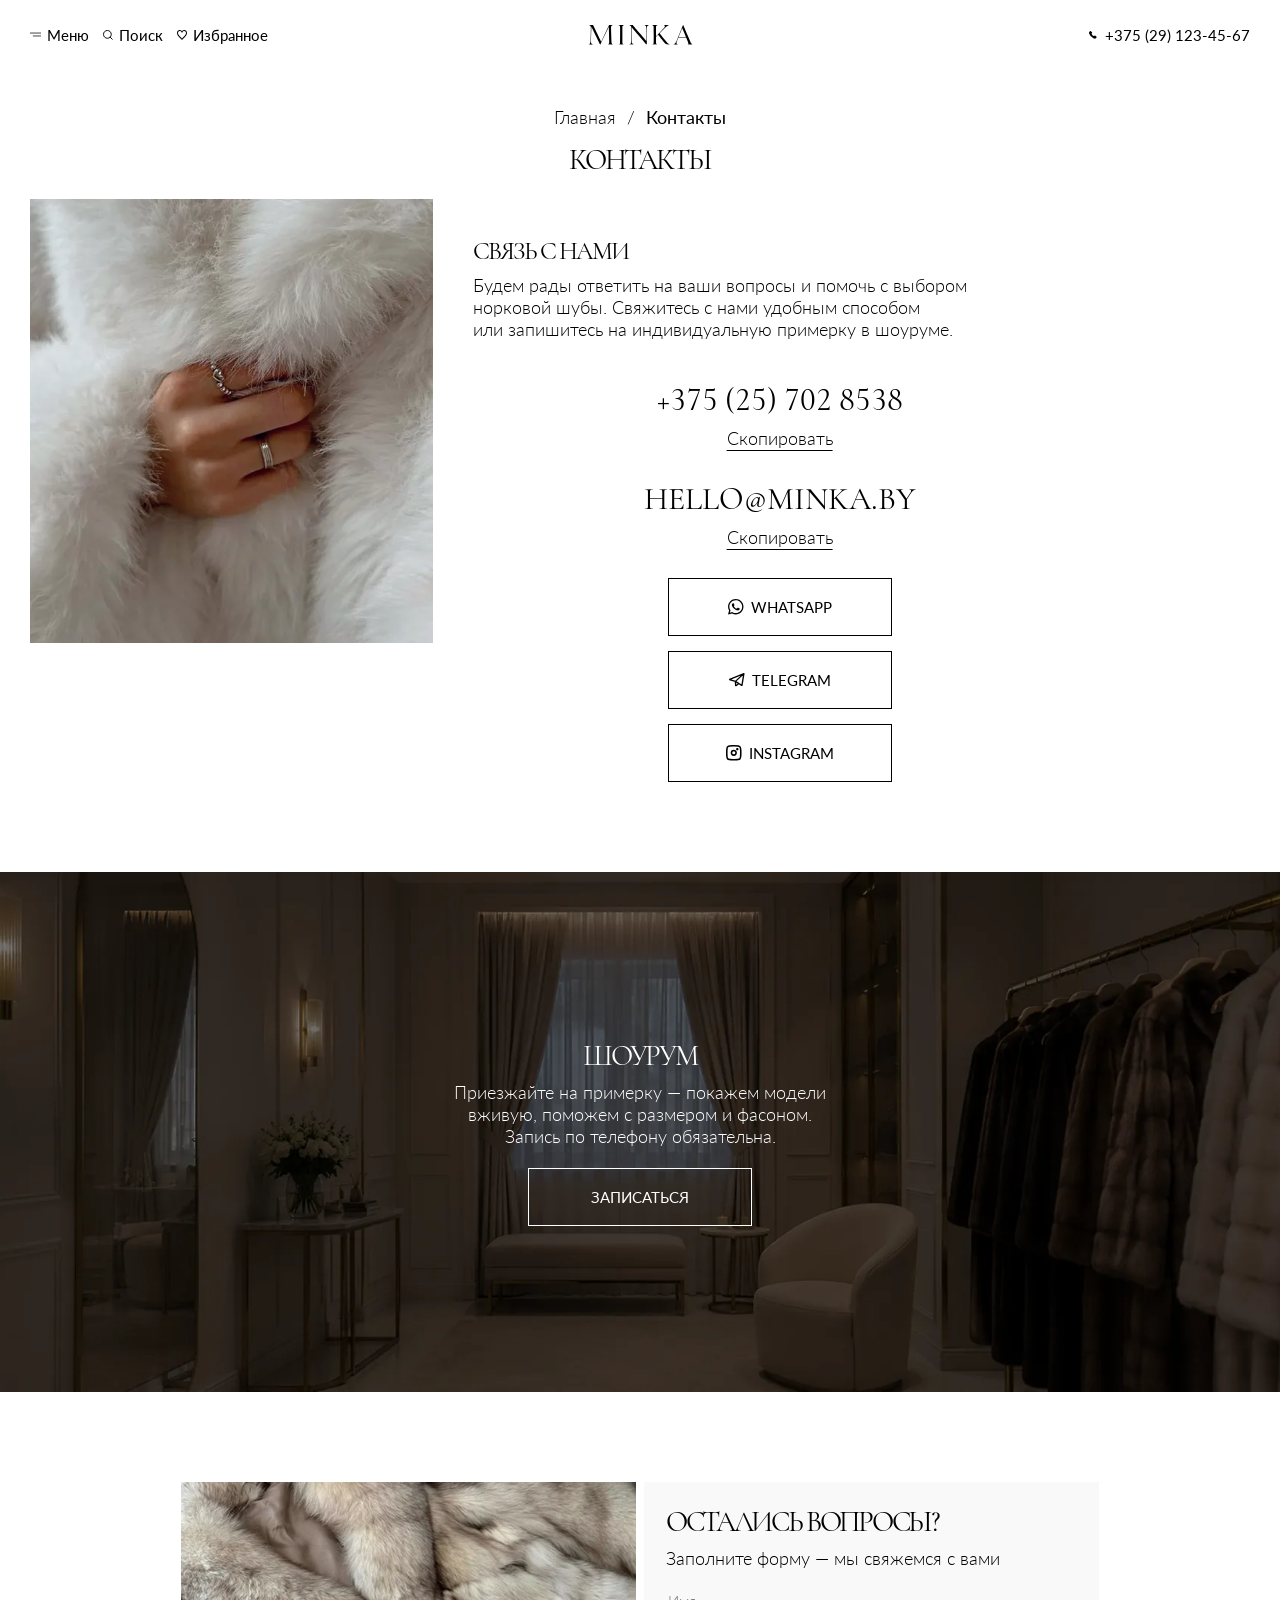
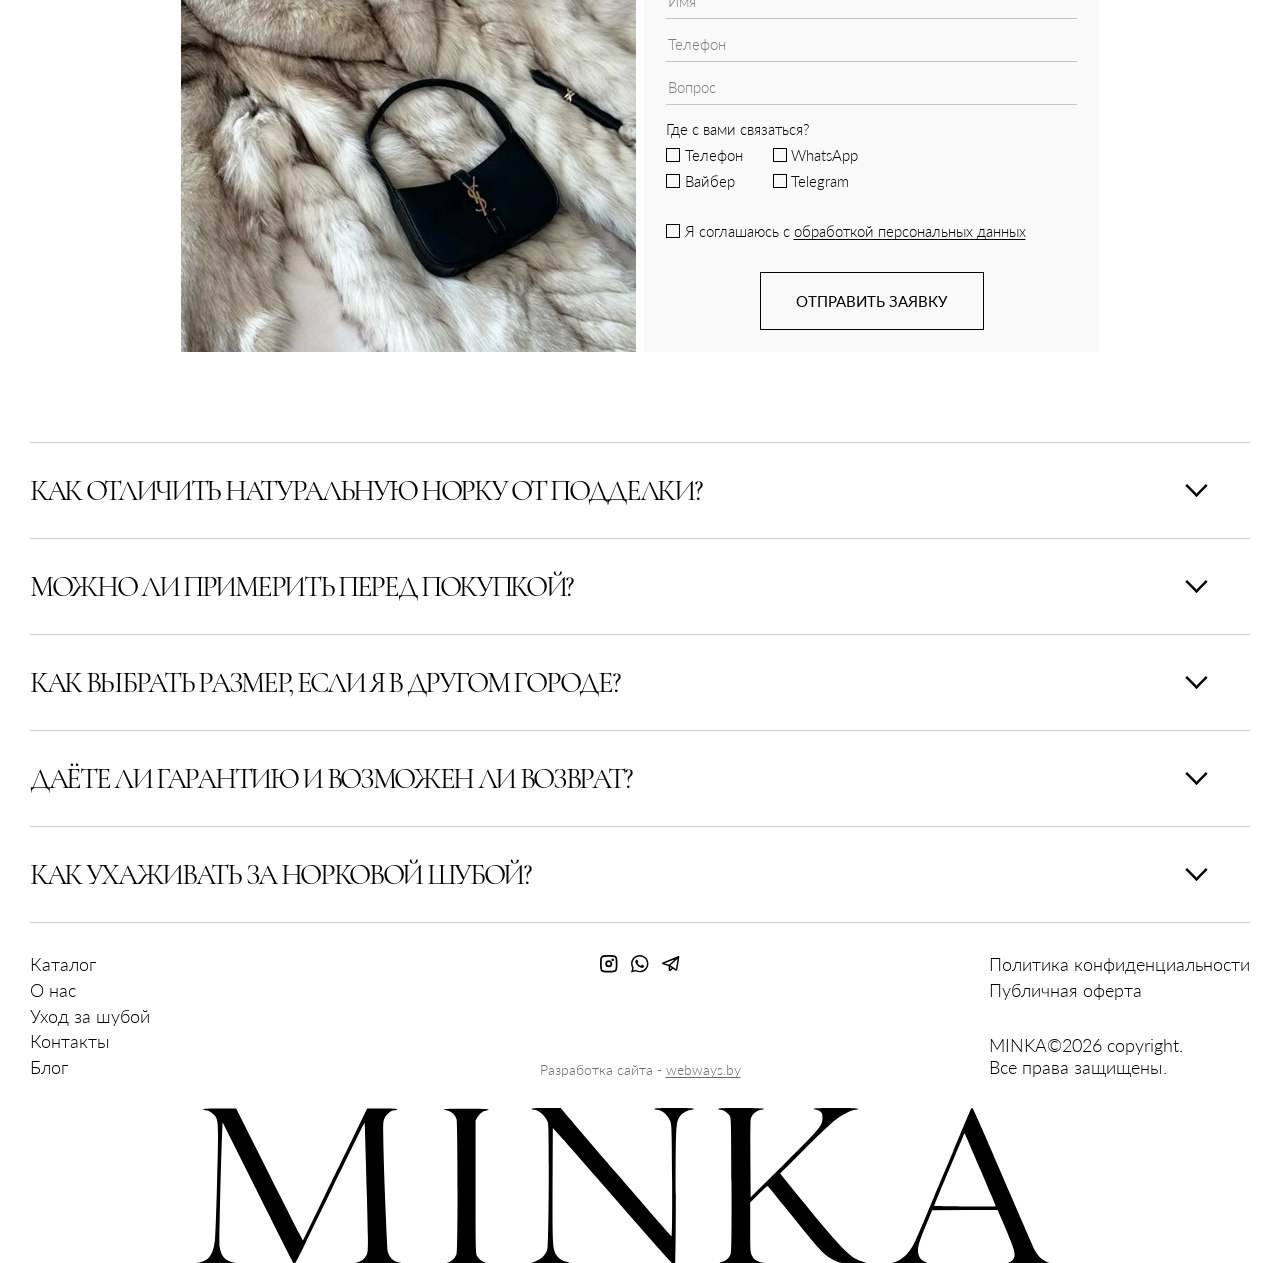
<file: contacts.html>
<!DOCTYPE html>
<html lang="ru">
<head>
    <meta charset="UTF-8">
    <meta name="viewport" content="width=device-width, initial-scale=1.0">
      <link rel="icon" href="assets/icons/favicon.ico" sizes="any">
      <link rel="icon" type="image/png" sizes="32x32" href="assets/icons/favicon-32x32.png">
      <link rel="icon" type="image/png" sizes="16x16" href="assets/icons/favicon-16x16.png">
      <link rel="apple-touch-icon" sizes="180x180" href="assets/icons/apple-touch-icon.png">
      <link rel="manifest" href="assets/icons/site.webmanifest">
      <meta name="theme-color" content="#ffffff">
      <link rel="stylesheet" href="css/aos.css">
      <link rel="stylesheet" href="css/swiper-bundle.min.css">
      <link rel="stylesheet" href="css/normalize.css">
      <link rel="stylesheet" href="css/style.css">
      <link rel="stylesheet" href="css/media.css">
      <link rel="stylesheet" href="css/contacts.css">
      <link rel="stylesheet" href="css/media-contacts.css"> 
      <script>document.documentElement.style.setProperty("--fixed-vh", window.innerHeight + "px");</script>
      <title>Контакты MINKA — телефон, шоурум, запись на примерку</title>
      <meta name="description" content="Контакты MINKA: телефон, e-mail и шоурум для примерки норковых шуб. Свяжитесь удобным способом или запишитесь на индивидуальную примерку — ответим на все вопросы.">
      <link rel="canonical" href="https://minka.by/contacts.html">
      <meta property="og:type" content="website">
      <meta property="og:url" content="https://minka.by/contacts.html">
      <meta property="og:title" content="Контакты MINKA — телефон, шоурум, примерка">
      <meta property="og:description" content="Телефон, e-mail и шоурум MINKA. Свяжитесь удобным способом или запишитесь на примерку норковой шубы.">
      <meta property="og:image" content="https://minka-gilt.vercel.app/assets/img/contacts-og.jpg">
      <meta property="og:image:width" content="1200">
      <meta property="og:image:height" content="630">
      <meta property="og:image:alt" content="MINKA — норковые шубы">
      <meta property="og:site_name" content="MINKA">
      <meta property="og:locale" content="ru_RU">
      <meta name="twitter:card" content="summary_large_image">
      <meta name="twitter:title" content="Контакты MINKA">
      <meta name="twitter:description" content="Телефон, e-mail и шоурум MINKA. Свяжитесь удобным способом или запишитесь на примерку норковой шубы.">
      <meta name="twitter:image" content="https://minka-gilt.vercel.app/assets/img/contacts-og.jpg">
      <script type="application/ld+json">
{
  "@context": "https://schema.org",
  "@type": "BreadcrumbList",
  "itemListElement": [
    {
      "@type": "ListItem",
      "position": 1,
      "name": "Главная",
      "item": "https://minka.by/"
    },
    {
      "@type": "ListItem",
      "position": 2,
      "name": "Контакты",
      "item": "https://minka.by/contacts.html"
    }
  ]
}
      </script>
</head>
<body>

<a class="skip-link" href="#main-content">Перейти к содержимому</a>

<header class="header">
    <div class="container header__container">
        <div class="header__left">
            <button class="header__btn header__btn--burger" type="button" data-menu-open>
                <img src="assets/icons/burger-menu.svg" alt="" width="15" height="5">
                <span>Меню</span>
            </button>
            <button class="header__btn header__btn--search" type="button" data-search-open>
                <img src="assets/icons/search-icon.svg" alt="" width="12" height="12">
                <span>Поиск</span>
            </button>
            <a class="header__btn header__btn--favorites" href="favorites.html">
                <img src="assets/icons/favorites.svg" alt="" width="12" height="12">
                <span>Избранное</span>
            </a>
        </div>

        <a class="header__logo" href="index.html">
            <img src="assets/icons/logo.svg" alt="MINKA" width="145" height="26">
        </a>

        <a class="header__phone" href="tel:+375291234567">
            <img src="assets/icons/call.svg" alt="" width="10" height="10">
            <span>+375 (29) 123-45-67</span>
        </a>
    </div>
</header>

<div class="menu-overlay" data-menu-close></div>
<div class="menu" id="menu" data-lenis-prevent role="dialog" aria-modal="true" aria-label="Главное меню">
    <div class="menu__panel">
        <button class="menu__close" type="button" data-menu-close aria-label="Закрыть меню">
            <img src="assets/icons/close.svg" alt="" width="18" height="18">
        </button>

        <div class="container">
            <a class="menu__logo" href="index.html">
                <img src="assets/icons/logo-dark.svg" alt="MINKA" width="261" height="47">
            </a>

            <div class="menu__body">
                <nav class="menu__nav">
                    <a class="menu__link section-title" href="catalog.html" data-menu-target="catalog">Каталог</a>
                    <a class="menu__link section-title" href="about-us.html" data-menu-target="about">О нас</a>
                    <a class="menu__link section-title" href="care.html" data-menu-target="care">Уход за шубой</a>
                    <a class="menu__link section-title" href="contacts.html" data-menu-target="contacts">Контакты</a>
                    <a class="menu__link section-title" href="blog.html" data-menu-target="blog">Блог</a>
                </nav>

                <div class="menu__preview">
                    <div class="menu__card menu__card--active" data-menu-card="default">
                        <p class="menu__desc">MINKA — только натуральная норка. Собственное производство, прямые поставки с аукционов, без посредников. Более 200 моделей в наличии и под заказ. Индивидуальная примерка в шоуруме, помощь с выбором <br> и бережный уход — всё, чтобы шуба радовала десятилетиями.</p>
                        <img class="menu__img" src="assets/img/menu-card-0.webp" alt="" width="915" height="583">
                    </div>
                    <div class="menu__card" data-menu-card="catalog">
                        <p class="menu__desc">Более 200 моделей норковых шуб в наличии и под заказ. От сдержанной классики до актуальных фасонов — каждая модель прошла отбор по качеству меха, кроя и фурнитуры. Коллекция обновляется регулярно.</p>
                        <img class="menu__img" src="assets/img/menu-card-1.webp" alt="" width="915" height="583">
                    </div>
                    <div class="menu__card" data-menu-card="about">
                        <p class="menu__desc">MINKA — это 12 лет работы с натуральной норкой. Наша специализация — только норковые шубы. Закупаем мех напрямую на международных аукционах, шьём на собственном производстве. Без посредников и лишних наценок.</p>
                        <img class="menu__img" src="assets/img/menu-card-2.webp" alt="" width="915" height="583">
                    </div>
                    <div class="menu__card" data-menu-card="care">
                        <p class="menu__desc">Норка — живой мех. Несколько простых привычек сохранят блеск, форму и густоту подпушка на много сезонов. Здесь — всё, что мы советуем нашим клиентам: от хранения до поведения в дождь и снег.</p>
                        <img class="menu__img" src="assets/img/menu-card-3.webp" alt="" width="915" height="583">
                    </div>
                    <div class="menu__card" data-menu-card="contacts">
                        <p class="menu__desc">Шоурум для индивидуальной примерки, телефон для записи и любых вопросов. Приезжайте — покажем модели вживую, поможем с размером и фасоном. Мы на связи удобным вам способом.</p>
                        <img class="menu__img" src="assets/img/menu-card-4.webp" alt="" width="915" height="583">
                    </div>
                    <div class="menu__card" data-menu-card="blog">
                        <p class="menu__desc">Статьи о мехе, выборе норковой шубы и тонкостях, которые полезно знать перед покупкой. Опыт, наблюдения и рекомендации от команды MINKA.</p>
                        <img class="menu__img" src="assets/img/menu-card-5.webp" alt="" width="915" height="583">
                    </div>
                </div>
            </div>
        </div>
    </div>
</div>

<div class="search-overlay" data-search-close></div>
<div class="search" id="search" data-lenis-prevent role="dialog" aria-modal="true" aria-label="Поиск по сайту">
    <div class="search__panel">
        <button class="search__close" type="button" data-search-close aria-label="Закрыть поиск">
            <img src="assets/icons/close.svg" alt="" width="18" height="18">
        </button>

        <div class="container">
            <a class="search__logo" href="index.html">
                <img src="assets/icons/logo-dark.svg" alt="MINKA" width="261" height="47">
            </a>

            <div class="search__box">
                <form class="search__form" role="search">
                    <input class="search__input" type="text" placeholder="Начните искать" aria-label="Поиск по каталогу" autocomplete="off" role="combobox" aria-expanded="false" aria-controls="searchSuggest" aria-autocomplete="list">
                    <button class="search__clear" type="button" data-search-clear>Очистить</button>
                </form>
                <div class="search__suggest" id="searchSuggest" role="listbox" aria-label="Варианты поиска"></div>
                <p class="search__empty" role="status" aria-live="polite"></p>
            </div>

            <div class="search__results">
                <p class="hero__availability popular__link search__count" aria-live="polite" aria-atomic="true">435 результатов</p>
                <div class="search__grid"></div>
            </div>

            <div class="popular popular--slider search__popular">
                <div class="popular__top">
                    <h2 class="popular__title section-title">Может быть интересно</h2>
                    <a class="hero__availability popular__link" href="catalog.html">Смотреть каталог</a>
                    <div class="popular__nav">
                        <button class="popular__arrow popular__arrow--prev" type="button" aria-label="Предыдущий слайд">
                            <img src="assets/icons/slider-arrow.svg" alt="" width="10" height="16">
                        </button>
                        <button class="popular__arrow popular__arrow--next" type="button" aria-label="Следующий слайд">
                            <img src="assets/icons/slider-arrow.svg" alt="" width="10" height="16">
                        </button>
                    </div>
                </div>

                <div class="popular__slider">
                <div class="popular__list">
                    <div class="popular-card">
                        <button class="popular-card__fav" type="button" aria-label="В избранное">
                            <img src="assets/icons/favorite.svg" alt="" width="24" height="24">
                        </button>
                        <a class="popular-card__link" href="single.html">
<img class="popular-card__img" src="assets/img/popular-card-1.webp" alt="Модель шубы" width="452" height="535">
<img class="popular-card__img popular-card__img--hover" src="assets/img/review-card-1.webp" alt="" width="452" height="535" aria-hidden="true">
                        <p class="popular-card__title">Модель шубы</p>
                        <p class="popular-card__price">$ 1200</p>
                        </a>
                    </div>
                    <div class="popular-card">
                        <button class="popular-card__fav" type="button" aria-label="В избранное">
                            <img src="assets/icons/favorite.svg" alt="" width="24" height="24">
                        </button>
                        <a class="popular-card__link" href="single.html">
<img class="popular-card__img" src="assets/img/popular-card-1.webp" alt="Модель шубы" width="452" height="535">
<img class="popular-card__img popular-card__img--hover" src="assets/img/review-card-1.webp" alt="" width="452" height="535" aria-hidden="true">
                        <p class="popular-card__title">Модель шубы</p>
                        <p class="popular-card__price">$ 1200</p>
                        </a>
                    </div>
                    <div class="popular-card">
                        <button class="popular-card__fav" type="button" aria-label="В избранное">
                            <img src="assets/icons/favorite.svg" alt="" width="24" height="24">
                        </button>
                        <a class="popular-card__link" href="single.html">
<img class="popular-card__img" src="assets/img/popular-card-1.webp" alt="Модель шубы" width="452" height="535">
<img class="popular-card__img popular-card__img--hover" src="assets/img/review-card-1.webp" alt="" width="452" height="535" aria-hidden="true">
                        <p class="popular-card__title">Модель шубы</p>
                        <p class="popular-card__price">$ 1200</p>
                        </a>
                    </div>
                    <div class="popular-card">
                        <button class="popular-card__fav" type="button" aria-label="В избранное">
                            <img src="assets/icons/favorite.svg" alt="" width="24" height="24">
                        </button>
                        <a class="popular-card__link" href="single.html">
<img class="popular-card__img" src="assets/img/popular-card-1.webp" alt="Модель шубы" width="452" height="535">
<img class="popular-card__img popular-card__img--hover" src="assets/img/review-card-1.webp" alt="" width="452" height="535" aria-hidden="true">
                        <p class="popular-card__title">Модель шубы</p>
                        <p class="popular-card__price">$ 1200</p>
                        </a>
                    </div>
                </div>
                </div>

                <div class="popular__pagination"></div>

                <a class="hero__availability popular__link popular__link--search" href="catalog.html">Смотреть каталог</a>
            </div>
        </div>
    </div>
</div>

<main id="main-content">
<section class="catalog" data-aos="fade-up">
    <div class="container">
        <nav class="catalog__breadcrumbs" aria-label="Навигационная цепочка">
            <a class="catalog__crumb" href="index.html">Главная</a>
            <span class="catalog__sep">/</span>
            <span class="catalog__crumb catalog__crumb--current" aria-current="page">Контакты</span>
        </nav>

        <h1 class="catalog__title section-title">Контакты</h1>

        <div class="contacts">
            <img class="contacts__image contacts__image--end" src="assets/img/contacts-2.webp" alt="" width="607" height="669">
            <img class="contacts__image" src="assets/img/contacts.webp" alt="" width="607" height="669">
            <div class="contacts__right">
                <h2 class="contacts__title section-title">Связь с нами</h2>
                <p class="contacts__desc">Будем рады ответить на ваши вопросы и помочь с выбором <br> норковой шубы. Свяжитесь с нами удобным способом <br> или запишитесь на индивидуальную примерку в шоуруме.</p>

                <div class="contacts__details">
                    <div class="contacts__row">
                        <a class="contacts__value" href="tel:+375257028538">+375 (25) 702 8538</a>
                        <button class="hero__availability popular__link contacts__copy" type="button" aria-label="Скопировать номер телефона">Скопировать</button>
                    </div>
                    <div class="contacts__row">
                        <a class="contacts__value" href="mailto:hello@minka.by">hello@minka.by</a>
                        <button class="hero__availability popular__link contacts__copy" type="button" aria-label="Скопировать адрес электронной почты">Скопировать</button>
                    </div>

                    <div class="contacts__socials">
                        <a class="contacts__social hero__catalog buy__catalog" href="#">
                            <img src="assets/icons/whatsapp.svg" alt="" width="24" height="24">
                            <span>WhatsApp</span>
                        </a>
                        <a class="contacts__social hero__catalog buy__catalog" href="#">
                            <img src="assets/icons/tg.svg" alt="" width="21" height="19">
                            <span>Telegram</span>
                        </a>
                        <a class="contacts__social hero__catalog buy__catalog" href="#">
                            <img src="assets/icons/ig.svg" alt="" width="24" height="24">
                            <span>Instagram</span>
                        </a>
                    </div>
                </div>
            </div>
        </div>
    </div>
</section>

<section class="showroom">
    <div class="container showroom__container" data-aos="fade-up" data-aos-delay="100">
        <h2 class="showroom__title section-title">Шоурум</h2>
        <p class="showroom__desc">Приезжайте на примерку&nbsp;&mdash; покажем модели вживую, поможем с размером и фасоном. Запись по телефону обязательна.</p>
        <button class="hero__catalog showroom__btn" type="button" data-popup="showroom">Записаться</button>
    </div>
</section>

<section class="contact-form">
    <div class="container">
        <div class="popup popup--inline">
            <div class="popup__window">
                <div class="popup__image">
                    <img src="assets/img/contact-form.webp" alt="" width="607" height="600">
                </div>

                <div class="popup__body">
                    <h2 class="popup__title section-title">Остались вопросы?</h2>
                    <p class="popup__desc">Заполните форму — мы свяжемся с вами</p>

                    <form class="popup__form">
                        <div class="popup__inputs">
                            <input class="popup__input" type="text" placeholder="Имя" aria-label="Имя">
                            <input class="popup__input" type="tel" placeholder="Телефон" aria-label="Телефон">
                            <input class="popup__input" type="text" placeholder="Вопрос" aria-label="Вопрос">
                        </div>

                        <span class="popup__label">Где с вами связаться?</span>
                        <div class="popup__checks">
                            <label class="popup__check">
                                <input class="popup__check-input" type="radio" name="form-contact" value="Телефон">
                                <span class="popup__box"></span>
                                <span>Телефон</span>
                            </label>
                            <label class="popup__check">
                                <input class="popup__check-input" type="radio" name="form-contact" value="WhatsApp">
                                <span class="popup__box"></span>
                                <span>WhatsApp</span>
                            </label>
                            <label class="popup__check">
                                <input class="popup__check-input" type="radio" name="form-contact" value="Вайбер">
                                <span class="popup__box"></span>
                                <span>Вайбер</span>
                            </label>
                            <label class="popup__check">
                                <input class="popup__check-input" type="radio" name="form-contact" value="Telegram">
                                <span class="popup__box"></span>
                                <span>Telegram</span>
                            </label>
                        </div>

                        <label class="popup__check popup__agree">
                            <input class="popup__check-input" type="checkbox" name="agree">
                            <span class="popup__box"></span>
                            <span>Я соглашаюсь с <a href="privacy-policy.html">обработкой персональных данных</a></span>
                        </label>

                        <button class="hero__catalog buy__catalog popup__submit" type="submit">Отправить заявку</button>
                    </form>
                </div>
            </div>

            <div class="popup__thanks" role="status" tabindex="-1">
                <h2 class="popup__thanks-title section-title">Спасибо!</h2>
                <span class="popup__thanks-lead">Ваша заявка успешно отправлена.</span>
                <p class="popup__thanks-text">Мы свяжемся с вами в ближайшее время и уточним все детали.</p>
                <button class="hero__catalog buy__catalog" type="button" data-popup-close>Хорошо</button>
            </div>
        </div>
    </div>
</section>

<section class="faq section-padding">
    <div class="container">
        <ul class="faq__list">
            <li class="faq__item" data-aos="fade-up" data-aos-delay="100">
                <h3 class="faq__question section-title">
                    <button class="faq__header" type="button" aria-expanded="false">
                        <span class="faq__question section-title">Как отличить натуральную норку от подделки?</span>
                        <img class="faq__chevron" src="assets/icons/chevron.svg" alt="" width="28" height="16">
                    </button>
                </h3>
                <div class="faq__answer">
                    <div class="faq__answer-inner">
                        <p class="faq__text">У натуральной норки мягкая эластичная мездра и живой блеск ворса, густая упругая подпушь; изделие лёгкое и тёплое. Искусственный мех жёстче, ворс одинаковой длины и «стеклянно» блестит. При покупке просите документы и гарантию на изделие.</p>
                    </div>
                </div>
            </li>

            <li class="faq__item" data-aos="fade-up" data-aos-delay="200">
                <h3 class="faq__question section-title">
                    <button class="faq__header" type="button" aria-expanded="false">
                        <span class="faq__question section-title">Можно ли примерить перед покупкой?</span>
                        <img class="faq__chevron" src="assets/icons/chevron.svg" alt="" width="28" height="16">
                    </button>
                </h3>
                <div class="faq__answer">
                    <div class="faq__answer-inner">
                        <p class="faq__text">Да. В нашем шоуруме можно примерить любую понравившуюся модель и оценить посадку, цвет и длину. Запишитесь по телефону — заранее подберём варианты под ваш размер и фасон.</p>
                    </div>
                </div>
            </li>

            <li class="faq__item" data-aos="fade-up" data-aos-delay="300">
                <h3 class="faq__question section-title">
                    <button class="faq__header" type="button" aria-expanded="false">
                        <span class="faq__question section-title">Как выбрать размер, если я в другом городе?</span>
                        <img class="faq__chevron" src="assets/icons/chevron.svg" alt="" width="28" height="16">
                    </button>
                </h3>
                <div class="faq__answer">
                    <div class="faq__answer-inner">
                        <p class="faq__text">Снимите мерки (обхват груди, талии, бёдер, длину рукава и изделия) и пришлите нам — поможем с размером. При необходимости отправим дополнительные фото и видео модели, а обмен по размеру согласуем заранее.</p>
                    </div>
                </div>
            </li>

            <li class="faq__item" data-aos="fade-up" data-aos-delay="400">
                <h3 class="faq__question section-title">
                    <button class="faq__header" type="button" aria-expanded="false">
                        <span class="faq__question section-title">Даёте ли гарантию и возможен ли возврат?</span>
                        <img class="faq__chevron" src="assets/icons/chevron.svg" alt="" width="28" height="16">
                    </button>
                </h3>
                <div class="faq__answer">
                    <div class="faq__answer-inner">
                        <p class="faq__text">На каждое изделие действует гарантия. Возврат и обмен товара надлежащего качества возможны в сроки, установленные законодательством, при сохранении товарного вида, ярлыков и пломб.</p>
                    </div>
                </div>
            </li>

            <li class="faq__item" data-aos="fade-up" data-aos-delay="400">
                <h3 class="faq__question section-title">
                    <button class="faq__header" type="button" aria-expanded="false">
                        <span class="faq__question section-title">Как ухаживать за норковой шубой?</span>
                        <img class="faq__chevron" src="assets/icons/chevron.svg" alt="" width="28" height="16">
                    </button>
                </h3>
                <div class="faq__answer">
                    <div class="faq__answer-inner">
                        <p class="faq__text">Храните шубу на широких плечиках в дышащем чехле, сушите при комнатной температуре без фена и батарей, снег стряхивайте сразу. Не наносите на мех духи и лак. Раз в 1–2 сезона — профессиональная меховая чистка.</p>
                    </div>
                </div>
            </li>
        </ul>
    </div>
</section>

</main>

<footer class="footer">
    <div class="container footer__container">
        <div class="footer__top">
            <nav class="footer__nav">
                <a class="footer__link" href="catalog.html">Каталог</a>
                <a class="footer__link" href="about-us.html">О нас</a>
                <a class="footer__link" href="care.html">Уход за шубой</a>
                <a class="footer__link" href="contacts.html">Контакты</a>
                <a class="footer__link" href="blog.html">Блог</a>
            </nav>

            <div class="footer__center">
                <div class="footer__socials">
                    <a class="footer__social" href="#" aria-label="Instagram">
                        <img src="assets/icons/ig.svg" alt="" width="24" height="24">
                    </a>
                    <a class="footer__social" href="#" aria-label="WhatsApp">
                        <img src="assets/icons/whatsapp.svg" alt="" width="24" height="24">
                    </a>
                    <a class="footer__social footer__social--telegram" href="#" aria-label="Telegram">
                        <img src="assets/icons/tg.svg" alt="" width="21" height="19">
                    </a>
                </div>
                <p class="footer__dev">Разработка сайта&nbsp;- <a href="https://webways.by" target="_blank" rel="noopener">webways.by</a></p>
            </div>

            <div class="footer__policy">
                <nav class="footer__policy-links">
                    <a class="footer__link" href="privacy-policy.html">Политика конфиденциальности</a>
                    <a class="footer__link" href="terms-and-conditions.html">Публичная оферта</a>
                </nav>
                <span class="footer__copyright">MINKA©2026 copyright. Все права защищены.</span>
            </div>
        </div>

        <div class="footer__logo">
            <img src="assets/icons/footer-logo.svg" alt="MINKA" width="1346" height="235">
        </div>
    </div>
</footer>

<div class="popup" data-popup-window="showroom" role="dialog" aria-modal="true" aria-label="Записаться в шоурум">
    <div class="popup__window">
        <div class="popup__image">
            <img src="assets/img/popup-card-showroom.webp" alt="" width="607" height="737">
        </div>

        <div class="popup__body" data-lenis-prevent>
            <button class="popup__close" type="button" data-popup-close aria-label="Закрыть">
                <img src="assets/icons/close.svg" alt="" width="18" height="18">
            </button>

            <h2 class="popup__title section-title">Записаться в шоурум</h2>
            <p class="popup__desc">Оставьте свои данные и мы свяжемся с вами для уточнения деталей</p>

            <form class="popup__form">
                <div class="popup__inputs">
                    <input class="popup__input" type="text" placeholder="Имя" aria-label="Имя">
                    <input class="popup__input" type="tel" placeholder="Телефон" aria-label="Телефон">
                    <input class="popup__input" type="text" placeholder="Дата" aria-label="Дата">
                    <input class="popup__input" type="text" placeholder="Время" aria-label="Время">
                    <input class="popup__input" type="text" placeholder="Комментарий" aria-label="Комментарий">
                </div>

                <span class="popup__label">Где с вами связаться?</span>
                <div class="popup__checks">
                    <label class="popup__check">
                        <input class="popup__check-input" type="radio" name="contact" value="Телефон">
                        <span class="popup__box"></span>
                        <span>Телефон</span>
                    </label>
                    <label class="popup__check">
                        <input class="popup__check-input" type="radio" name="contact" value="WhatsApp">
                        <span class="popup__box"></span>
                        <span>WhatsApp</span>
                    </label>
                    <label class="popup__check">
                        <input class="popup__check-input" type="radio" name="contact" value="Вайбер">
                        <span class="popup__box"></span>
                        <span>Вайбер</span>
                    </label>
                    <label class="popup__check">
                        <input class="popup__check-input" type="radio" name="contact" value="Telegram">
                        <span class="popup__box"></span>
                        <span>Telegram</span>
                    </label>
                </div>

                <label class="popup__check popup__agree">
                    <input class="popup__check-input" type="checkbox" name="agree">
                    <span class="popup__box"></span>
                    <span>Я соглашаюсь с <a href="privacy-policy.html">обработкой персональных данных</a></span>
                </label>

                <button class="hero__catalog buy__catalog popup__submit" type="submit">Отправить заявку</button>
            </form>
        </div>
    </div>

    <div class="popup__thanks" role="status" tabindex="-1">
        <h2 class="popup__thanks-title section-title">Спасибо!</h2>
        <span class="popup__thanks-lead">Ваша заявка успешно отправлена.</span>
        <p class="popup__thanks-text">Мы свяжемся с вами в ближайшее время и уточним все детали.</p>
        <button class="hero__catalog buy__catalog" type="button" data-popup-close>Хорошо</button>
    </div>
</div>

<div class="popup" data-popup-window="cta" role="dialog" aria-modal="true" aria-label="Оставить заявку">
    <div class="popup__window">
        <div class="popup__image">
            <img src="assets/img/popup-card-showroom.webp" alt="" width="607" height="737">
        </div>

        <div class="popup__body" data-lenis-prevent>
            <button class="popup__close" type="button" data-popup-close aria-label="Закрыть">
                <img src="assets/icons/close.svg" alt="" width="18" height="18">
            </button>

            <h2 class="popup__title section-title">Оставьте контакты</h2>
            <p class="popup__desc">Сообщим наличие размеров, актуальную цену и пришлём дополнительные фото.</p>

            <form class="popup__form">
                <div class="popup__inputs">
                    <input class="popup__input" type="text" placeholder="Имя" aria-label="Имя">
                    <input class="popup__input" type="tel" placeholder="Телефон" aria-label="Телефон">
                    <input class="popup__input" type="text" placeholder="Комментарий" aria-label="Комментарий">
                </div>

                <span class="popup__label">Где с вами связаться?</span>
                <div class="popup__checks">
                    <label class="popup__check">
                        <input class="popup__check-input" type="radio" name="cta-contact" value="Телефон">
                        <span class="popup__box"></span>
                        <span>Телефон</span>
                    </label>
                    <label class="popup__check">
                        <input class="popup__check-input" type="radio" name="cta-contact" value="WhatsApp">
                        <span class="popup__box"></span>
                        <span>WhatsApp</span>
                    </label>
                    <label class="popup__check">
                        <input class="popup__check-input" type="radio" name="cta-contact" value="Вайбер">
                        <span class="popup__box"></span>
                        <span>Вайбер</span>
                    </label>
                    <label class="popup__check">
                        <input class="popup__check-input" type="radio" name="cta-contact" value="Telegram">
                        <span class="popup__box"></span>
                        <span>Telegram</span>
                    </label>
                </div>

                <label class="popup__check popup__agree">
                    <input class="popup__check-input" type="checkbox" name="cta-agree">
                    <span class="popup__box"></span>
                    <span>Я соглашаюсь с <a href="privacy-policy.html">обработкой персональных данных</a></span>
                </label>

                <button class="hero__catalog buy__catalog popup__submit" type="submit">Отправить заявку</button>
            </form>
        </div>
    </div>

    <div class="popup__thanks" role="status" tabindex="-1">
        <h2 class="popup__thanks-title section-title">Спасибо!</h2>
        <span class="popup__thanks-lead">Ваша заявка успешно отправлена.</span>
        <p class="popup__thanks-text">Мы свяжемся с вами в ближайшее время и уточним все детали.</p>
        <button class="hero__catalog buy__catalog" type="button" data-popup-close>Хорошо</button>
    </div>
</div>

<div class="popup popup__gift" data-popup-window="gift" role="dialog" aria-modal="true" aria-label="Намекните близкому о подарке">
    <div class="popup__window">
        <div class="popup__image">
            <img src="assets/img/popular-card-1.webp" alt="" width="607" height="737">
        </div>

        <div class="popup__body" data-lenis-prevent>
            <button class="popup__close" type="button" data-popup-close aria-label="Закрыть">
                <img src="assets/icons/close.svg" alt="" width="18" height="18">
            </button>

            <h2 class="popup__title section-title">Намекните близкому о подарке</h2>

            <div class="popup__gift-text">
                <p>Здравствуйте, <span class="popup__fill popup__fill--wide" data-fill-target="recipient"></span> !</p>
                <p>Мы узнали, что <span class="popup__fill" data-fill-target="sender"></span> мечтает о подарке <br> из ателье норковых шуб «MINKA». Мы внимательно относимся к желаниям наших клиентов и решили намекнуть вам об этом.</p>
                <p>Дарите тепло и будьте внимательны к мечтам близких! Если у вас возникли вопросы или вы хотите обсудить детали, мы всегда готовы помочь.</p>
            </div>

            <form class="popup__form popup__form--gift">
                <span class="popup__label">Кому намекнуть</span>
                <div class="popup__inputs">
                    <input class="popup__input" type="text" placeholder="Имя" aria-label="Имя" data-fill-source="recipient">
                    <input class="popup__input" type="email" placeholder="Эл. почта" aria-label="Эл. почта">
                </div>

                <span class="popup__label">От кого</span>
                <div class="popup__inputs">
                    <input class="popup__input" type="text" placeholder="Имя" aria-label="Имя" data-fill-source="sender">
                    <input class="popup__input" type="email" placeholder="Эл. почта" aria-label="Эл. почта">
                </div>

                <label class="popup__check popup__agree">
                    <input class="popup__check-input" type="checkbox" name="agree">
                    <span class="popup__box"></span>
                    <span>Я соглашаюсь с <a href="privacy-policy.html">обработкой персональных данных</a></span>
                </label>

                <button class="hero__catalog buy__catalog popup__submit" type="submit">Отправить заявку</button>
            </form>
        </div>
    </div>

    <div class="popup__thanks" role="status" tabindex="-1">
        <h2 class="popup__thanks-title section-title">Спасибо!</h2>
        <span class="popup__thanks-lead">Ваш намёк успешно отправлен.</span>
        <p class="popup__thanks-text">Мы бережно передадим его вашему близкому.</p>
        <button class="hero__catalog buy__catalog" type="button" data-popup-close>Хорошо</button>
    </div>
</div>


<script src="js/aos.js"></script>
<script src="js/lenis.min.js"></script>
<script src="js/swiper-bundle.min.js"></script>
<script src="js/just-validate.production.min.js"></script><script src="js/main.js"></script>
</body>
</html>
</file>
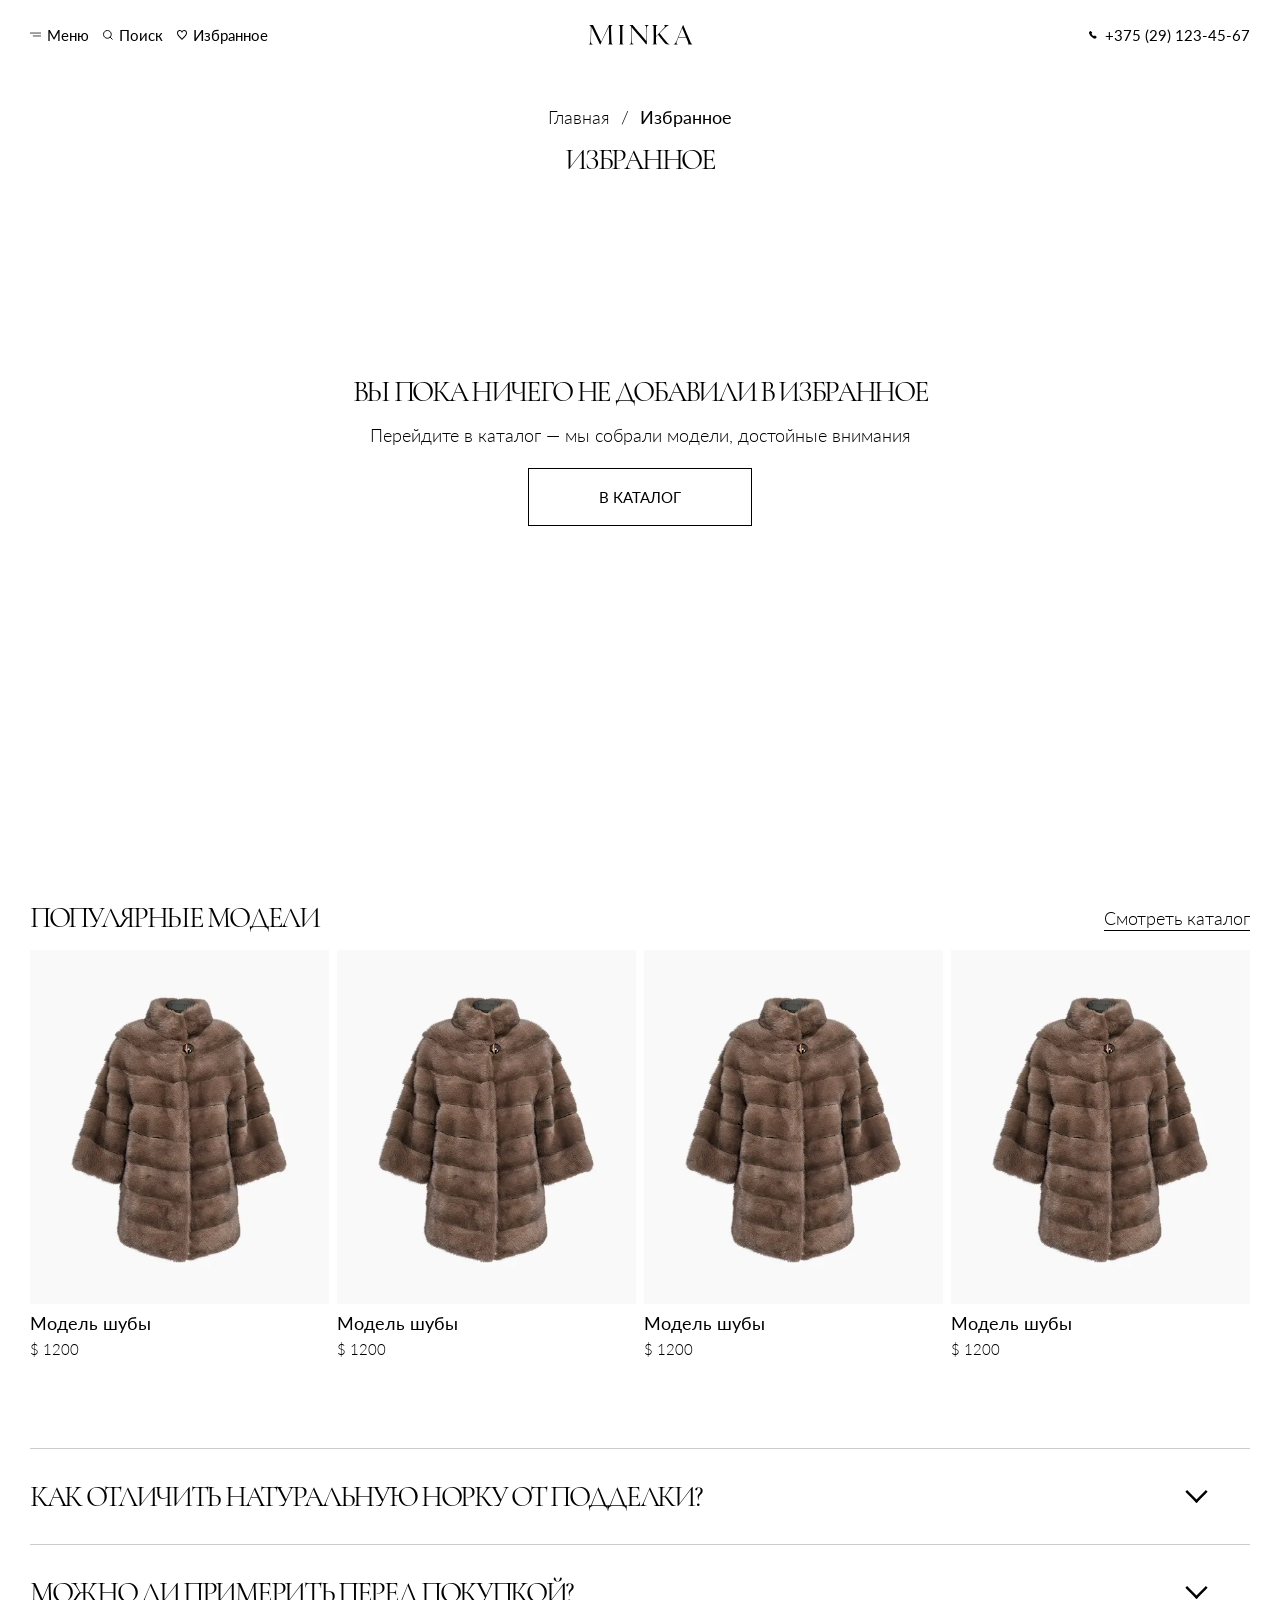
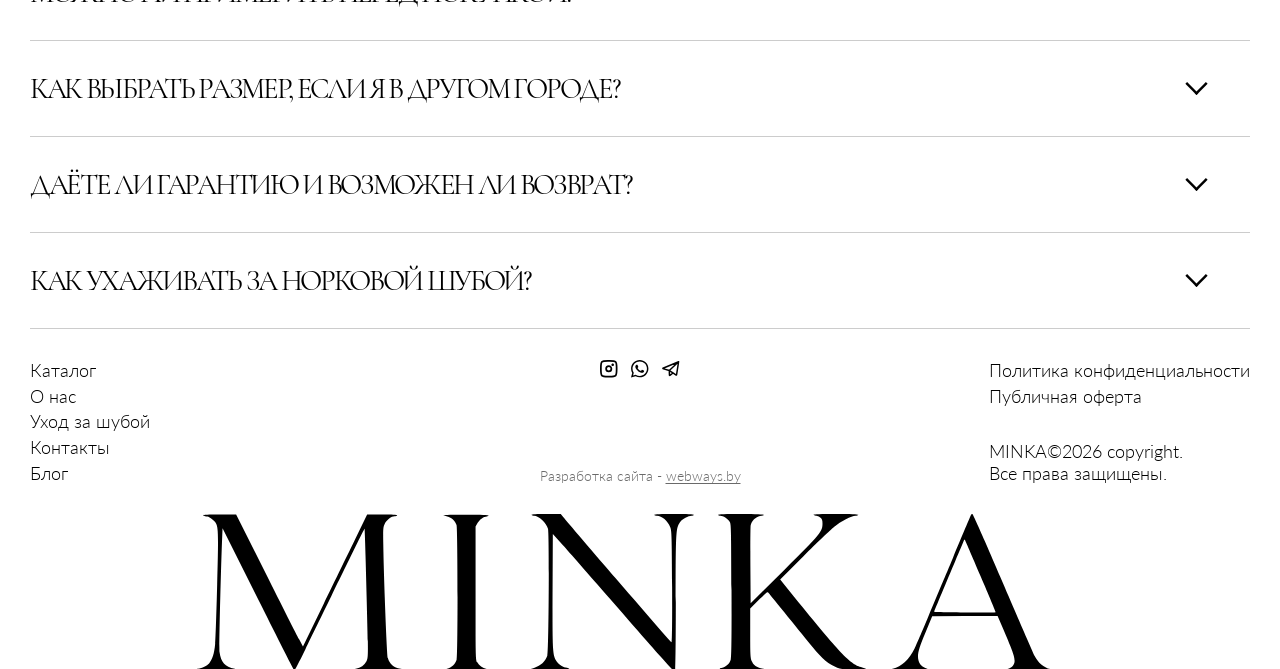
<file: favorites-empty.html>
<!DOCTYPE html>
<html lang="ru">
<head>
    <meta charset="UTF-8">
    <meta name="viewport" content="width=device-width, initial-scale=1.0">
      <link rel="icon" href="assets/icons/favicon.ico" sizes="any">
      <link rel="icon" type="image/png" sizes="32x32" href="assets/icons/favicon-32x32.png">
      <link rel="icon" type="image/png" sizes="16x16" href="assets/icons/favicon-16x16.png">
      <link rel="apple-touch-icon" sizes="180x180" href="assets/icons/apple-touch-icon.png">
      <link rel="manifest" href="assets/icons/site.webmanifest">
      <meta name="theme-color" content="#ffffff">
      <meta name="robots" content="noindex, follow">
      <link rel="stylesheet" href="css/aos.css">
      <link rel="stylesheet" href="css/swiper-bundle.min.css">
      <link rel="stylesheet" href="css/normalize.css">
      <link rel="stylesheet" href="css/style.css">
      <link rel="stylesheet" href="css/media.css">
      <link rel="stylesheet" href="css/favorites-empty.css">
      <link rel="stylesheet" href="css/media-favorites-empty.css"> 
      <script>document.documentElement.style.setProperty("--fixed-vh", window.innerHeight + "px");</script>
      <title>Minka - Избранное</title>
</head>
<body>

<a class="skip-link" href="#main-content">Перейти к&nbsp;содержимому</a>

<header class="header">
    <div class="container header__container">
        <div class="header__left">
            <button class="header__btn header__btn--burger" type="button" data-menu-open>
                <img src="assets/icons/burger-menu.svg" alt="" width="15" height="5">
                <span>Меню</span>
            </button>
            <button class="header__btn header__btn--search" type="button" data-search-open>
                <img src="assets/icons/search-icon.svg" alt="" width="12" height="12">
                <span>Поиск</span>
            </button>
            <a class="header__btn header__btn--favorites" href="favorites.html">
                <img src="assets/icons/favorites.svg" alt="" width="12" height="12">
                <span>Избранное</span>
            </a>
        </div>

        <a class="header__logo" href="index.html">
            <img src="assets/icons/logo.svg" alt="MINKA" width="145" height="26">
        </a>

        <a class="header__phone" href="tel:+375291234567">
            <img src="assets/icons/call.svg" alt="" width="10" height="10">
            <span>+375 (29) 123-45-67</span>
        </a>
    </div>
</header>

<div class="menu-overlay" data-menu-close></div>
<div class="menu" id="menu" data-lenis-prevent role="dialog" aria-modal="true" aria-label="Главное меню">
    <div class="menu__panel">
        <button class="menu__close" type="button" data-menu-close aria-label="Закрыть меню">
            <img src="assets/icons/close.svg" alt="" width="18" height="18">
        </button>

        <div class="container">
            <a class="menu__logo" href="index.html">
                <img src="assets/icons/logo-dark.svg" alt="MINKA" width="261" height="47">
            </a>

            <div class="menu__body">
                <nav class="menu__nav">
                    <a class="menu__link section-title" href="catalog.html" data-menu-target="catalog">Каталог</a>
                    <a class="menu__link section-title" href="about-us.html" data-menu-target="about">О&nbsp;нас</a>
                    <a class="menu__link section-title" href="care.html" data-menu-target="care">Уход за&nbsp;шубой</a>
                    <a class="menu__link section-title" href="contacts.html" data-menu-target="contacts">Контакты</a>
                    <a class="menu__link section-title" href="blog.html" data-menu-target="blog">Блог</a>
                </nav>

                <div class="menu__preview">
                    <div class="menu__card menu__card--active" data-menu-card="default">
                        <p class="menu__desc">MINKA&nbsp;— только натуральная норка. Собственное производство, прямые поставки с&nbsp;аукционов, без&nbsp;посредников. Более 200 моделей в&nbsp;наличии и&nbsp;под&nbsp;заказ. Индивидуальная примерка в&nbsp;шоуруме, помощь с&nbsp;выбором <br> и&nbsp;бережный уход&nbsp;— всё, чтобы шуба радовала десятилетиями.</p>
                        <img class="menu__img" src="assets/img/menu-card-0.webp" alt="" width="915" height="583">
                    </div>
                    <div class="menu__card" data-menu-card="catalog">
                        <p class="menu__desc">Более 200 моделей норковых шуб в&nbsp;наличии и&nbsp;под&nbsp;заказ. От&nbsp;сдержанной классики до&nbsp;актуальных фасонов&nbsp;— каждая модель прошла отбор по&nbsp;качеству меха, кроя и&nbsp;фурнитуры. Коллекция обновляется регулярно.</p>
                        <img class="menu__img" src="assets/img/menu-card-1.webp" alt="" width="915" height="583">
                    </div>
                    <div class="menu__card" data-menu-card="about">
                        <p class="menu__desc">MINKA&nbsp;— это 12 лет работы с&nbsp;натуральной норкой. Наша специализация&nbsp;— только норковые шубы. Закупаем мех напрямую на&nbsp;международных аукционах, шьём на&nbsp;собственном производстве. Без&nbsp;посредников и&nbsp;лишних наценок.</p>
                        <img class="menu__img" src="assets/img/menu-card-2.webp" alt="" width="915" height="583">
                    </div>
                    <div class="menu__card" data-menu-card="care">
                        <p class="menu__desc">Норка&nbsp;— живой мех. Несколько простых привычек сохранят блеск, форму и&nbsp;густоту подпушка на&nbsp;много сезонов. Здесь&nbsp;— всё, что&nbsp;мы советуем нашим клиентам: от&nbsp;хранения до&nbsp;поведения в&nbsp;дождь и&nbsp;снег.</p>
                        <img class="menu__img" src="assets/img/menu-card-3.webp" alt="" width="915" height="583">
                    </div>
                    <div class="menu__card" data-menu-card="contacts">
                        <p class="menu__desc">Шоурум для&nbsp;индивидуальной примерки, телефон для&nbsp;записи и&nbsp;любых вопросов. Приезжайте&nbsp;— покажем модели вживую, поможем с&nbsp;размером и&nbsp;фасоном. Мы на&nbsp;связи удобным вам способом.</p>
                        <img class="menu__img" src="assets/img/menu-card-4.webp" alt="" width="915" height="583">
                    </div>
                    <div class="menu__card" data-menu-card="blog">
                        <p class="menu__desc">Статьи о&nbsp;мехе, выборе норковой шубы и&nbsp;тонкостях, которые полезно знать перед покупкой. Опыт, наблюдения и&nbsp;рекомендации от&nbsp;команды MINKA.</p>
                        <img class="menu__img" src="assets/img/menu-card-5.webp" alt="" width="915" height="583">
                    </div>
                </div>
            </div>
        </div>
    </div>
</div>

<div class="search-overlay" data-search-close></div>
<div class="search" id="search" data-lenis-prevent role="dialog" aria-modal="true" aria-label="Поиск по сайту">
    <div class="search__panel">
        <button class="search__close" type="button" data-search-close aria-label="Закрыть поиск">
            <img src="assets/icons/close.svg" alt="" width="18" height="18">
        </button>

        <div class="container">
            <a class="search__logo" href="index.html">
                <img src="assets/icons/logo-dark.svg" alt="MINKA" width="261" height="47">
            </a>

            <div class="search__box">
                <form class="search__form" role="search">
                    <input class="search__input" type="text" placeholder="Начните искать" aria-label="Поиск по каталогу" autocomplete="off" role="combobox" aria-expanded="false" aria-controls="searchSuggest" aria-autocomplete="list">
                    <button class="search__clear" type="button" data-search-clear>Очистить</button>
                </form>
                <div class="search__suggest" id="searchSuggest" role="listbox" aria-label="Варианты поиска"></div>
                <p class="search__empty" role="status" aria-live="polite"></p>
            </div>

            <div class="search__results">
                <p class="hero__availability popular__link search__count" aria-live="polite" aria-atomic="true">435 результатов</p>
                <div class="search__grid"></div>
            </div>

            <div class="popular popular--slider search__popular">
                <div class="popular__top">
                    <h2 class="popular__title section-title">Может быть интересно</h2>
                    <a class="hero__availability popular__link" href="catalog.html">Смотреть каталог</a>
                    <div class="popular__nav">
                        <button class="popular__arrow popular__arrow--prev" type="button" aria-label="Предыдущий слайд">
                            <img src="assets/icons/slider-arrow.svg" alt="" width="10" height="16">
                        </button>
                        <button class="popular__arrow popular__arrow--next" type="button" aria-label="Следующий слайд">
                            <img src="assets/icons/slider-arrow.svg" alt="" width="10" height="16">
                        </button>
                    </div>
                </div>

                <div class="popular__slider">
                <div class="popular__list">
                    <div class="popular-card">
                        <button class="popular-card__fav" type="button" aria-label="В избранное">
                            <img src="assets/icons/favorite.svg" alt="" width="24" height="24">
                        </button>
                        <a class="popular-card__link" href="single.html">
<img class="popular-card__img" src="assets/img/popular-card-1.webp" alt="Модель шубы" width="452" height="535">
<img class="popular-card__img popular-card__img--hover" src="assets/img/review-card-1.webp" alt="" width="452" height="535" aria-hidden="true">
                        <p class="popular-card__title">Модель шубы</p>
                        <p class="popular-card__price">$ 1200</p>
                        </a>
                    </div>
                    <div class="popular-card">
                        <button class="popular-card__fav" type="button" aria-label="В избранное">
                            <img src="assets/icons/favorite.svg" alt="" width="24" height="24">
                        </button>
                        <a class="popular-card__link" href="single.html">
<img class="popular-card__img" src="assets/img/popular-card-1.webp" alt="Модель шубы" width="452" height="535">
<img class="popular-card__img popular-card__img--hover" src="assets/img/review-card-1.webp" alt="" width="452" height="535" aria-hidden="true">
                        <p class="popular-card__title">Модель шубы</p>
                        <p class="popular-card__price">$ 1200</p>
                        </a>
                    </div>
                    <div class="popular-card">
                        <button class="popular-card__fav" type="button" aria-label="В избранное">
                            <img src="assets/icons/favorite.svg" alt="" width="24" height="24">
                        </button>
                        <a class="popular-card__link" href="single.html">
<img class="popular-card__img" src="assets/img/popular-card-1.webp" alt="Модель шубы" width="452" height="535">
<img class="popular-card__img popular-card__img--hover" src="assets/img/review-card-1.webp" alt="" width="452" height="535" aria-hidden="true">
                        <p class="popular-card__title">Модель шубы</p>
                        <p class="popular-card__price">$ 1200</p>
                        </a>
                    </div>
                    <div class="popular-card">
                        <button class="popular-card__fav" type="button" aria-label="В избранное">
                            <img src="assets/icons/favorite.svg" alt="" width="24" height="24">
                        </button>
                        <a class="popular-card__link" href="single.html">
<img class="popular-card__img" src="assets/img/popular-card-1.webp" alt="Модель шубы" width="452" height="535">
<img class="popular-card__img popular-card__img--hover" src="assets/img/review-card-1.webp" alt="" width="452" height="535" aria-hidden="true">
                        <p class="popular-card__title">Модель шубы</p>
                        <p class="popular-card__price">$ 1200</p>
                        </a>
                    </div>
                </div>
                </div>

                <div class="popular__pagination"></div>

                <a class="hero__availability popular__link popular__link--search" href="catalog.html">Смотреть каталог</a>
            </div>
        </div>
    </div>
</div>

<main id="main-content">
<section class="catalog" data-aos="fade-up">
    <div class="container">
        <nav class="catalog__breadcrumbs" aria-label="Навигационная цепочка">
            <a class="catalog__crumb" href="index.html">Главная</a>
            <span class="catalog__sep">/</span>
            <span class="catalog__crumb catalog__crumb--current" aria-current="page">Избранное</span>
        </nav>
        <h1 class="catalog__title section-title">Избранное</h1>
        <div class="favorites-empty">
            <h2 class="favorites-empty__title section-title">Вы пока ничего не&nbsp;добавили в&nbsp;избранное</h2>
            <p class="favorites-empty__text">Перейдите в&nbsp;каталог&nbsp;— мы собрали модели, достойные внимания</p>
            <a class="hero__catalog buy__catalog favorites-empty__btn" href="catalog.html">В&nbsp;каталог</a>
        </div>
    </div>
</section>

<section class="popular popular--slider section-padding" data-aos="fade-up">
    <div class="container">
        <div class="popular__top">
            <h2 class="popular__title section-title">Популярные модели</h2>
            <a class="hero__availability popular__link" href="catalog.html">Смотреть каталог</a>
            <div class="popular__nav">
                <button class="popular__arrow popular__arrow--prev" type="button" aria-label="Предыдущий слайд">
                    <img src="assets/icons/slider-arrow.svg" alt="" width="10" height="16">
                </button>
                <button class="popular__arrow popular__arrow--next" type="button" aria-label="Следующий слайд">
                    <img src="assets/icons/slider-arrow.svg" alt="" width="10" height="16">
                </button>
            </div>
        </div>

        <div class="popular__slider">
        <div class="popular__list">
            <div class="popular-card">
                <button class="popular-card__fav" type="button" aria-label="В избранное">
                    <img src="assets/icons/favorite.svg" alt="" width="24" height="24">
                </button>
                <a class="popular-card__link" href="single.html">
<img class="popular-card__img" src="assets/img/popular-card-1.webp" alt="Модель шубы" width="452" height="535">
<img class="popular-card__img popular-card__img--hover" src="assets/img/review-card-1.webp" alt="" width="452" height="535" aria-hidden="true">
                <p class="popular-card__title">Модель шубы</p>
                <p class="popular-card__price">$ 1200</p>
                </a>
            </div>
            <div class="popular-card">
                <button class="popular-card__fav" type="button" aria-label="В избранное">
                    <img src="assets/icons/favorite.svg" alt="" width="24" height="24">
                </button>
                <a class="popular-card__link" href="single.html">
<img class="popular-card__img" src="assets/img/popular-card-1.webp" alt="Модель шубы" width="452" height="535">
<img class="popular-card__img popular-card__img--hover" src="assets/img/review-card-1.webp" alt="" width="452" height="535" aria-hidden="true">
                <p class="popular-card__title">Модель шубы</p>
                <p class="popular-card__price">$ 1200</p>
                </a>
            </div>
            <div class="popular-card">
                <button class="popular-card__fav" type="button" aria-label="В избранное">
                    <img src="assets/icons/favorite.svg" alt="" width="24" height="24">
                </button>
                <a class="popular-card__link" href="single.html">
<img class="popular-card__img" src="assets/img/popular-card-1.webp" alt="Модель шубы" width="452" height="535">
<img class="popular-card__img popular-card__img--hover" src="assets/img/review-card-1.webp" alt="" width="452" height="535" aria-hidden="true">
                <p class="popular-card__title">Модель шубы</p>
                <p class="popular-card__price">$ 1200</p>
                </a>
            </div>
            <div class="popular-card">
                <button class="popular-card__fav" type="button" aria-label="В избранное">
                    <img src="assets/icons/favorite.svg" alt="" width="24" height="24">
                </button>
                <a class="popular-card__link" href="single.html">
<img class="popular-card__img" src="assets/img/popular-card-1.webp" alt="Модель шубы" width="452" height="535">
<img class="popular-card__img popular-card__img--hover" src="assets/img/review-card-1.webp" alt="" width="452" height="535" aria-hidden="true">
                <p class="popular-card__title">Модель шубы</p>
                <p class="popular-card__price">$ 1200</p>
                </a>
            </div>
        </div>
        </div>

        <div class="popular__pagination"></div>

        <a class="popular__catalog hero__catalog buy__catalog" href="catalog.html">Смотреть каталог</a>
    </div>
</section>

<section class="faq section-padding">
    <div class="container">
        <ul class="faq__list">
            <li class="faq__item" data-aos="fade-up" data-aos-delay="100">
                <h3 class="faq__question section-title">
                    <button class="faq__header" type="button" aria-expanded="false">
                        <span class="faq__question section-title">Как&nbsp;отличить натуральную норку от&nbsp;подделки?</span>
                        <img class="faq__chevron" src="assets/icons/chevron.svg" alt="" width="28" height="16">
                    </button>
                </h3>
                <div class="faq__answer">
                    <div class="faq__answer-inner">
                        <p class="faq__text">У&nbsp;натуральной норки мягкая эластичная мездра и&nbsp;живой блеск ворса, густая упругая подпушь; изделие лёгкое и&nbsp;тёплое. Искусственный мех жёстче, ворс одинаковой длины и&nbsp;«стеклянно» блестит. При&nbsp;покупке просите документы и&nbsp;гарантию на&nbsp;изделие.</p>
                    </div>
                </div>
            </li>

            <li class="faq__item" data-aos="fade-up" data-aos-delay="200">
                <h3 class="faq__question section-title">
                    <button class="faq__header" type="button" aria-expanded="false">
                        <span class="faq__question section-title">Можно ли примерить перед покупкой?</span>
                        <img class="faq__chevron" src="assets/icons/chevron.svg" alt="" width="28" height="16">
                    </button>
                </h3>
                <div class="faq__answer">
                    <div class="faq__answer-inner">
                        <p class="faq__text">Да. В&nbsp;нашем шоуруме можно примерить любую понравившуюся модель и&nbsp;оценить посадку, цвет и&nbsp;длину. Запишитесь по&nbsp;телефону&nbsp;— заранее подберём варианты под&nbsp;ваш размер и&nbsp;фасон.</p>
                    </div>
                </div>
            </li>

            <li class="faq__item" data-aos="fade-up" data-aos-delay="300">
                <h3 class="faq__question section-title">
                    <button class="faq__header" type="button" aria-expanded="false">
                        <span class="faq__question section-title">Как&nbsp;выбрать размер, если я&nbsp;в&nbsp;другом городе?</span>
                        <img class="faq__chevron" src="assets/icons/chevron.svg" alt="" width="28" height="16">
                    </button>
                </h3>
                <div class="faq__answer">
                    <div class="faq__answer-inner">
                        <p class="faq__text">Снимите мерки (обхват груди, талии, бёдер, длину рукава и&nbsp;изделия) и&nbsp;пришлите нам&nbsp;— поможем с&nbsp;размером. При&nbsp;необходимости отправим дополнительные фото и&nbsp;видео модели, а&nbsp;обмен по&nbsp;размеру согласуем заранее.</p>
                    </div>
                </div>
            </li>

            <li class="faq__item" data-aos="fade-up" data-aos-delay="400">
                <h3 class="faq__question section-title">
                    <button class="faq__header" type="button" aria-expanded="false">
                        <span class="faq__question section-title">Даёте ли гарантию и&nbsp;возможен ли возврат?</span>
                        <img class="faq__chevron" src="assets/icons/chevron.svg" alt="" width="28" height="16">
                    </button>
                </h3>
                <div class="faq__answer">
                    <div class="faq__answer-inner">
                        <p class="faq__text">На&nbsp;каждое изделие действует гарантия. Возврат и&nbsp;обмен товара надлежащего качества возможны в&nbsp;сроки, установленные законодательством, при&nbsp;сохранении товарного вида, ярлыков и&nbsp;пломб.</p>
                    </div>
                </div>
            </li>

            <li class="faq__item" data-aos="fade-up" data-aos-delay="400">
                <h3 class="faq__question section-title">
                    <button class="faq__header" type="button" aria-expanded="false">
                        <span class="faq__question section-title">Как&nbsp;ухаживать за&nbsp;норковой шубой?</span>
                        <img class="faq__chevron" src="assets/icons/chevron.svg" alt="" width="28" height="16">
                    </button>
                </h3>
                <div class="faq__answer">
                    <div class="faq__answer-inner">
                        <p class="faq__text">Храните шубу на&nbsp;широких плечиках в&nbsp;дышащем чехле, сушите при&nbsp;комнатной температуре без&nbsp;фена и&nbsp;батарей, снег стряхивайте сразу. Не&nbsp;наносите на&nbsp;мех духи и&nbsp;лак. Раз в&nbsp;1–2 сезона&nbsp;— профессиональная меховая чистка.</p>
                    </div>
                </div>
            </li>
        </ul>
    </div>
</section>

</main>

<footer class="footer">
    <div class="container footer__container">
        <div class="footer__top">
            <nav class="footer__nav">
                <a class="footer__link" href="catalog.html">Каталог</a>
                <a class="footer__link" href="about-us.html">О&nbsp;нас</a>
                <a class="footer__link" href="care.html">Уход за&nbsp;шубой</a>
                <a class="footer__link" href="contacts.html">Контакты</a>
                <a class="footer__link" href="blog.html">Блог</a>
            </nav>

            <div class="footer__center">
                <div class="footer__socials">
                    <a class="footer__social" href="#" aria-label="Instagram">
                        <img src="assets/icons/ig.svg" alt="" width="24" height="24">
                    </a>
                    <a class="footer__social" href="#" aria-label="WhatsApp">
                        <img src="assets/icons/whatsapp.svg" alt="" width="24" height="24">
                    </a>
                    <a class="footer__social footer__social--telegram" href="#" aria-label="Telegram">
                        <img src="assets/icons/tg.svg" alt="" width="21" height="19">
                    </a>
                </div>
                <p class="footer__dev">Разработка сайта&nbsp;- <a href="https://webways.by" target="_blank" rel="noopener">webways.by</a></p>
            </div>

            <div class="footer__policy">
                <nav class="footer__policy-links">
                    <a class="footer__link" href="privacy-policy.html">Политика конфиденциальности</a>
                    <a class="footer__link" href="terms-and-conditions.html">Публичная оферта</a>
                </nav>
                <span class="footer__copyright">MINKA©2026 copyright. Все права защищены.</span>
            </div>
        </div>

        <div class="footer__logo">
            <img src="assets/icons/footer-logo.svg" alt="MINKA" width="1346" height="235">
        </div>
    </div>
</footer>

<div class="popup" data-popup-window="showroom" role="dialog" aria-modal="true" aria-label="Записаться в шоурум">
    <div class="popup__window">
        <div class="popup__image">
            <img src="assets/img/popup-card-showroom.webp" alt="" width="607" height="737">
        </div>

        <div class="popup__body" data-lenis-prevent>
            <button class="popup__close" type="button" data-popup-close aria-label="Закрыть">
                <img src="assets/icons/close.svg" alt="" width="18" height="18">
            </button>

            <h2 class="popup__title section-title">Записаться в&nbsp;шоурум</h2>
            <p class="popup__desc">Оставьте свои данные и&nbsp;мы свяжемся с&nbsp;вами для&nbsp;уточнения деталей</p>

            <form class="popup__form">
                <div class="popup__inputs">
                    <input class="popup__input" type="text" placeholder="Имя" aria-label="Имя">
                    <input class="popup__input" type="tel" placeholder="Телефон" aria-label="Телефон">
                    <input class="popup__input" type="text" placeholder="Дата" aria-label="Дата">
                    <input class="popup__input" type="text" placeholder="Время" aria-label="Время">
                    <input class="popup__input" type="text" placeholder="Комментарий" aria-label="Комментарий">
                </div>

                <span class="popup__label">Где с&nbsp;вами связаться?</span>
                <div class="popup__checks">
                    <label class="popup__check">
                        <input class="popup__check-input" type="radio" name="contact" value="Телефон">
                        <span class="popup__box"></span>
                        <span>Телефон</span>
                    </label>
                    <label class="popup__check">
                        <input class="popup__check-input" type="radio" name="contact" value="WhatsApp">
                        <span class="popup__box"></span>
                        <span>WhatsApp</span>
                    </label>
                    <label class="popup__check">
                        <input class="popup__check-input" type="radio" name="contact" value="Вайбер">
                        <span class="popup__box"></span>
                        <span>Вайбер</span>
                    </label>
                    <label class="popup__check">
                        <input class="popup__check-input" type="radio" name="contact" value="Telegram">
                        <span class="popup__box"></span>
                        <span>Telegram</span>
                    </label>
                </div>

                <label class="popup__check popup__agree">
                    <input class="popup__check-input" type="checkbox" name="agree">
                    <span class="popup__box"></span>
                    <span>Я&nbsp;соглашаюсь с <a href="privacy-policy.html">обработкой персональных данных</a></span>
                </label>

                <button class="hero__catalog buy__catalog popup__submit" type="submit">Отправить заявку</button>
            </form>
        </div>
    </div>

    <div class="popup__thanks" role="status" tabindex="-1">
        <h2 class="popup__thanks-title section-title">Спасибо!</h2>
        <span class="popup__thanks-lead">Ваша заявка успешно отправлена.</span>
        <p class="popup__thanks-text">Мы свяжемся с&nbsp;вами в&nbsp;ближайшее время и&nbsp;уточним все детали.</p>
        <button class="hero__catalog buy__catalog" type="button" data-popup-close>Хорошо</button>
    </div>
</div>

<div class="popup" data-popup-window="cta" role="dialog" aria-modal="true" aria-label="Оставить заявку">
    <div class="popup__window">
        <div class="popup__image">
            <img src="assets/img/popup-card-showroom.webp" alt="" width="607" height="737">
        </div>

        <div class="popup__body" data-lenis-prevent>
            <button class="popup__close" type="button" data-popup-close aria-label="Закрыть">
                <img src="assets/icons/close.svg" alt="" width="18" height="18">
            </button>

            <h2 class="popup__title section-title">Оставьте контакты</h2>
            <p class="popup__desc">Сообщим наличие размеров, актуальную цену и&nbsp;пришлём дополнительные фото.</p>

            <form class="popup__form">
                <div class="popup__inputs">
                    <input class="popup__input" type="text" placeholder="Имя" aria-label="Имя">
                    <input class="popup__input" type="tel" placeholder="Телефон" aria-label="Телефон">
                    <input class="popup__input" type="text" placeholder="Комментарий" aria-label="Комментарий">
                </div>

                <span class="popup__label">Где с&nbsp;вами связаться?</span>
                <div class="popup__checks">
                    <label class="popup__check">
                        <input class="popup__check-input" type="radio" name="cta-contact" value="Телефон">
                        <span class="popup__box"></span>
                        <span>Телефон</span>
                    </label>
                    <label class="popup__check">
                        <input class="popup__check-input" type="radio" name="cta-contact" value="WhatsApp">
                        <span class="popup__box"></span>
                        <span>WhatsApp</span>
                    </label>
                    <label class="popup__check">
                        <input class="popup__check-input" type="radio" name="cta-contact" value="Вайбер">
                        <span class="popup__box"></span>
                        <span>Вайбер</span>
                    </label>
                    <label class="popup__check">
                        <input class="popup__check-input" type="radio" name="cta-contact" value="Telegram">
                        <span class="popup__box"></span>
                        <span>Telegram</span>
                    </label>
                </div>

                <label class="popup__check popup__agree">
                    <input class="popup__check-input" type="checkbox" name="cta-agree">
                    <span class="popup__box"></span>
                    <span>Я&nbsp;соглашаюсь с <a href="privacy-policy.html">обработкой персональных данных</a></span>
                </label>

                <button class="hero__catalog buy__catalog popup__submit" type="submit">Отправить заявку</button>
            </form>
        </div>
    </div>

    <div class="popup__thanks" role="status" tabindex="-1">
        <h2 class="popup__thanks-title section-title">Спасибо!</h2>
        <span class="popup__thanks-lead">Ваша заявка успешно отправлена.</span>
        <p class="popup__thanks-text">Мы свяжемся с&nbsp;вами в&nbsp;ближайшее время и&nbsp;уточним все детали.</p>
        <button class="hero__catalog buy__catalog" type="button" data-popup-close>Хорошо</button>
    </div>
</div>

<div class="popup popup__gift" data-popup-window="gift" role="dialog" aria-modal="true" aria-label="Намекните близкому о подарке">
    <div class="popup__window">
        <div class="popup__image">
            <img src="assets/img/popular-card-1.webp" alt="" width="607" height="737">
        </div>

        <div class="popup__body" data-lenis-prevent>
            <button class="popup__close" type="button" data-popup-close aria-label="Закрыть">
                <img src="assets/icons/close.svg" alt="" width="18" height="18">
            </button>

            <h2 class="popup__title section-title">Намекните близкому о&nbsp;подарке</h2>

            <div class="popup__gift-text">
                <p>Здравствуйте, <span class="popup__fill popup__fill--wide" data-fill-target="recipient"></span> !</p>
                <p>Мы узнали, что <span class="popup__fill" data-fill-target="sender"></span> мечтает о&nbsp;подарке <br> из&nbsp;ателье норковых шуб «MINKA». Мы внимательно относимся к&nbsp;желаниям наших клиентов и&nbsp;решили намекнуть вам об&nbsp;этом.</p>
                <p>Дарите тепло и&nbsp;будьте внимательны к&nbsp;мечтам близких! Если у&nbsp;вас возникли вопросы или&nbsp;вы хотите обсудить детали, мы всегда готовы помочь.</p>
            </div>

            <form class="popup__form popup__form--gift">
                <span class="popup__label">Кому намекнуть</span>
                <div class="popup__inputs">
                    <input class="popup__input" type="text" placeholder="Имя" aria-label="Имя" data-fill-source="recipient">
                    <input class="popup__input" type="email" placeholder="Эл. почта" aria-label="Эл. почта">
                </div>

                <span class="popup__label">От&nbsp;кого</span>
                <div class="popup__inputs">
                    <input class="popup__input" type="text" placeholder="Имя" aria-label="Имя" data-fill-source="sender">
                    <input class="popup__input" type="email" placeholder="Эл. почта" aria-label="Эл. почта">
                </div>

                <label class="popup__check popup__agree">
                    <input class="popup__check-input" type="checkbox" name="agree">
                    <span class="popup__box"></span>
                    <span>Я&nbsp;соглашаюсь с <a href="privacy-policy.html">обработкой персональных данных</a></span>
                </label>

                <button class="hero__catalog buy__catalog popup__submit" type="submit">Отправить заявку</button>
            </form>
        </div>
    </div>

    <div class="popup__thanks" role="status" tabindex="-1">
        <h2 class="popup__thanks-title section-title">Спасибо!</h2>
        <span class="popup__thanks-lead">Ваш намёк успешно отправлен.</span>
        <p class="popup__thanks-text">Мы бережно передадим его вашему близкому.</p>
        <button class="hero__catalog buy__catalog" type="button" data-popup-close>Хорошо</button>
    </div>
</div>


<script src="js/aos.js"></script>
<script src="js/lenis.min.js"></script>
<script src="js/swiper-bundle.min.js"></script>
<script src="js/just-validate.production.min.js"></script><script src="js/main.js"></script>
</body>
</html>
</file>
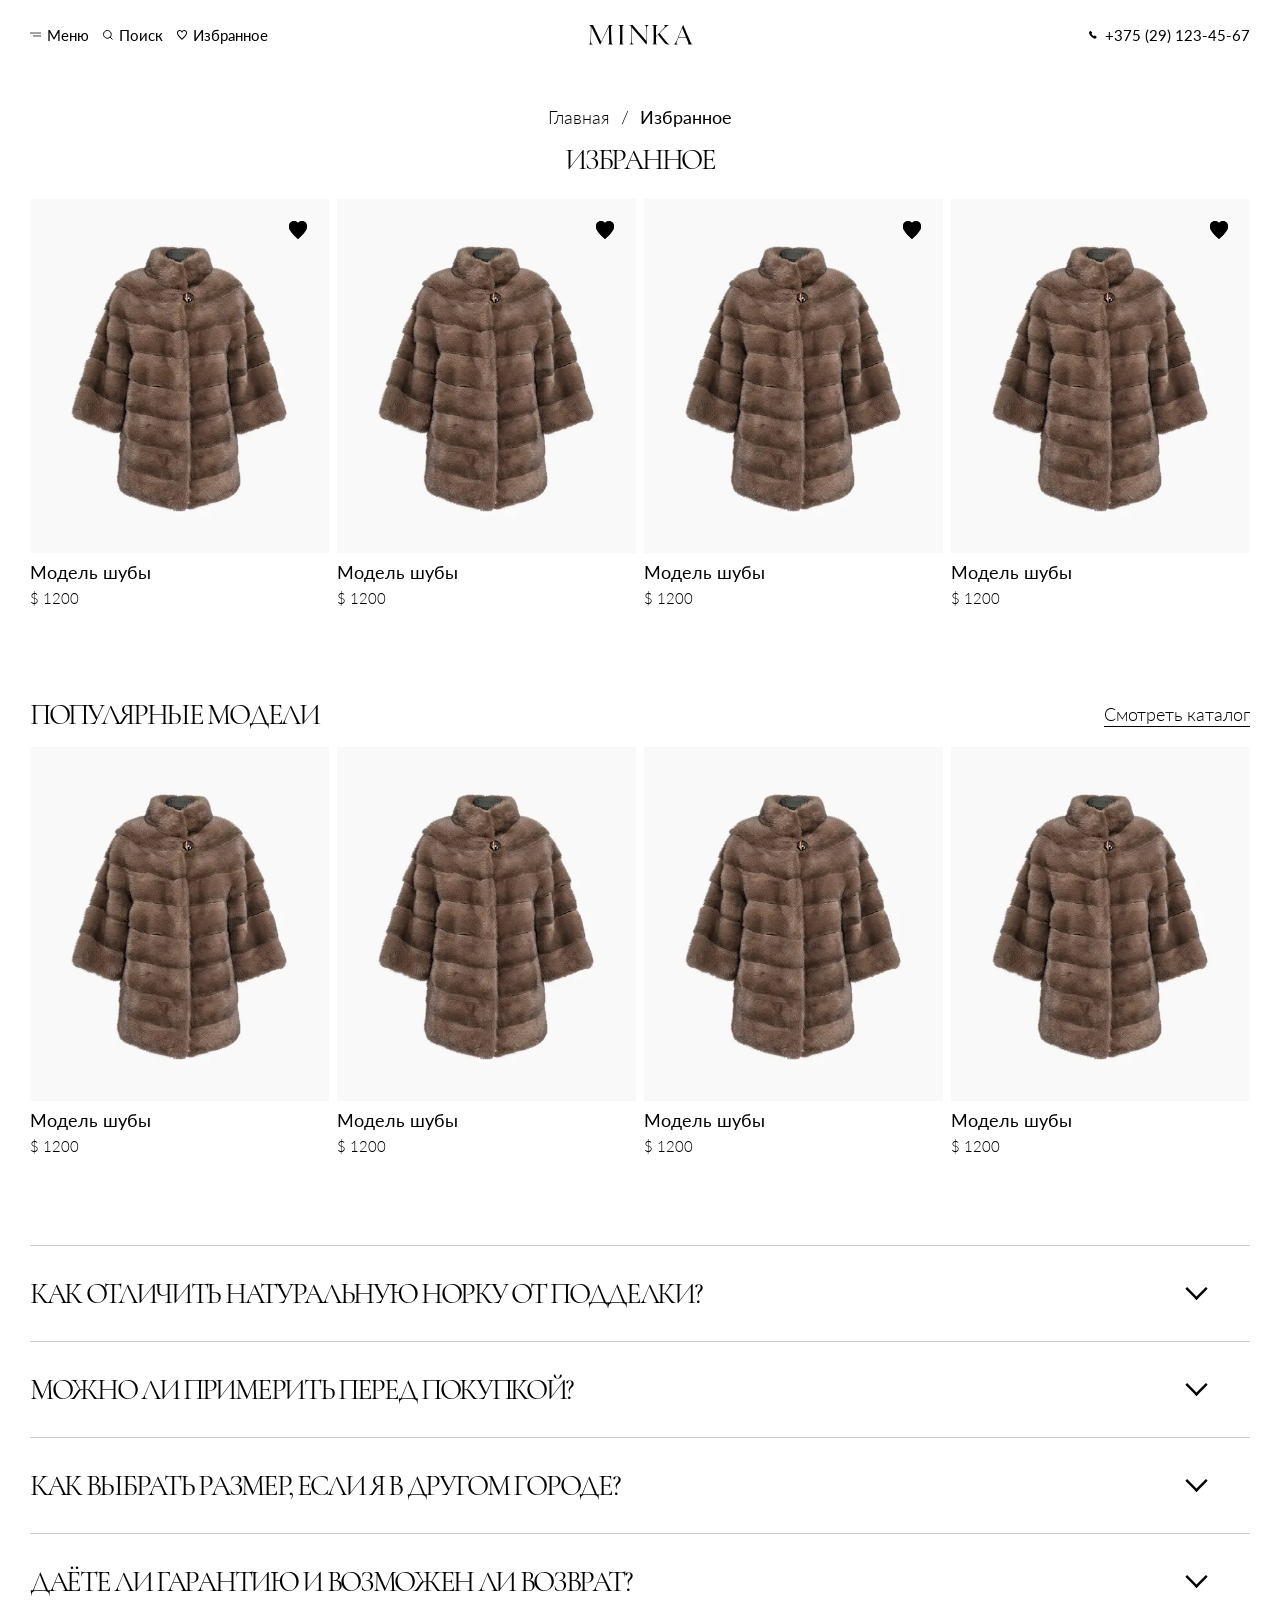
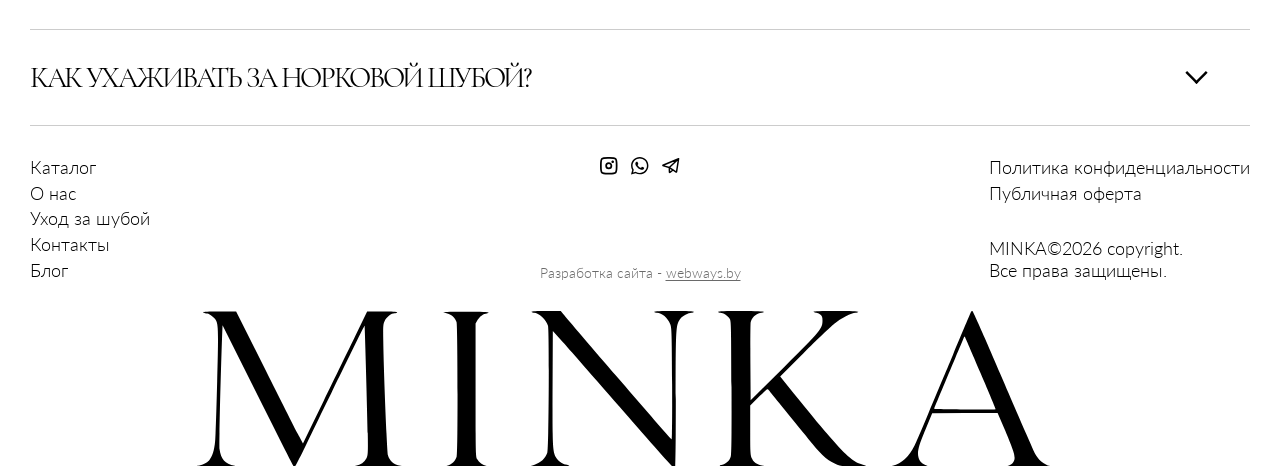
<file: favorites.html>
<!DOCTYPE html>
<html lang="ru">
<head>
    <meta charset="UTF-8">
    <meta name="viewport" content="width=device-width, initial-scale=1.0">
      <link rel="icon" href="assets/icons/favicon.ico" sizes="any">
      <link rel="icon" type="image/png" sizes="32x32" href="assets/icons/favicon-32x32.png">
      <link rel="icon" type="image/png" sizes="16x16" href="assets/icons/favicon-16x16.png">
      <link rel="apple-touch-icon" sizes="180x180" href="assets/icons/apple-touch-icon.png">
      <link rel="manifest" href="assets/icons/site.webmanifest">
      <meta name="theme-color" content="#ffffff">
      <meta name="robots" content="noindex, follow">
      <link rel="stylesheet" href="css/aos.css">
      <link rel="stylesheet" href="css/swiper-bundle.min.css">
      <link rel="stylesheet" href="css/normalize.css">
      <link rel="stylesheet" href="css/style.css">
      <link rel="stylesheet" href="css/media.css">
      <link rel="stylesheet" href="css/favorites.css">
      <link rel="stylesheet" href="css/media-favorites.css"> 
      <script>document.documentElement.style.setProperty("--fixed-vh", window.innerHeight + "px");</script>
      <title>Minka - Избранное</title>
</head>
<body>

<a class="skip-link" href="#main-content">Перейти к содержимому</a>

<header class="header">
    <div class="container header__container">
        <div class="header__left">
            <button class="header__btn header__btn--burger" type="button" data-menu-open>
                <img src="assets/icons/burger-menu.svg" alt="" width="15" height="5">
                <span>Меню</span>
            </button>
            <button class="header__btn header__btn--search" type="button" data-search-open>
                <img src="assets/icons/search-icon.svg" alt="" width="12" height="12">
                <span>Поиск</span>
            </button>
            <a class="header__btn header__btn--favorites" href="favorites.html">
                <img src="assets/icons/favorites.svg" alt="" width="12" height="12">
                <span>Избранное</span>
            </a>
        </div>

        <a class="header__logo" href="index.html">
            <img src="assets/icons/logo.svg" alt="MINKA" width="145" height="26">
        </a>

        <a class="header__phone" href="tel:+375291234567">
            <img src="assets/icons/call.svg" alt="" width="10" height="10">
            <span>+375 (29) 123-45-67</span>
        </a>
    </div>
</header>

<div class="menu-overlay" data-menu-close></div>
<div class="menu" id="menu" data-lenis-prevent role="dialog" aria-modal="true" aria-label="Главное меню">
    <div class="menu__panel">
        <button class="menu__close" type="button" data-menu-close aria-label="Закрыть меню">
            <img src="assets/icons/close.svg" alt="" width="18" height="18">
        </button>

        <div class="container">
            <a class="menu__logo" href="index.html">
                <img src="assets/icons/logo-dark.svg" alt="MINKA" width="261" height="47">
            </a>

            <div class="menu__body">
                <nav class="menu__nav">
                    <a class="menu__link section-title" href="catalog.html" data-menu-target="catalog">Каталог</a>
                    <a class="menu__link section-title" href="about-us.html" data-menu-target="about">О нас</a>
                    <a class="menu__link section-title" href="care.html" data-menu-target="care">Уход за шубой</a>
                    <a class="menu__link section-title" href="contacts.html" data-menu-target="contacts">Контакты</a>
                    <a class="menu__link section-title" href="blog.html" data-menu-target="blog">Блог</a>
                </nav>

                <div class="menu__preview">
                    <div class="menu__card menu__card--active" data-menu-card="default">
                        <p class="menu__desc">MINKA — только натуральная норка. Собственное производство, прямые поставки с аукционов, без посредников. Более 200 моделей в наличии и под заказ. Индивидуальная примерка в шоуруме, помощь с выбором <br> и бережный уход — всё, чтобы шуба радовала десятилетиями.</p>
                        <img class="menu__img" src="assets/img/menu-card-0.webp" alt="" width="915" height="583">
                    </div>
                    <div class="menu__card" data-menu-card="catalog">
                        <p class="menu__desc">Более 200 моделей норковых шуб в наличии и под заказ. От сдержанной классики до актуальных фасонов — каждая модель прошла отбор по качеству меха, кроя и фурнитуры. Коллекция обновляется регулярно.</p>
                        <img class="menu__img" src="assets/img/menu-card-1.webp" alt="" width="915" height="583">
                    </div>
                    <div class="menu__card" data-menu-card="about">
                        <p class="menu__desc">MINKA — это 12 лет работы с натуральной норкой. Наша специализация — только норковые шубы. Закупаем мех напрямую на международных аукционах, шьём на собственном производстве. Без посредников и лишних наценок.</p>
                        <img class="menu__img" src="assets/img/menu-card-2.webp" alt="" width="915" height="583">
                    </div>
                    <div class="menu__card" data-menu-card="care">
                        <p class="menu__desc">Норка — живой мех. Несколько простых привычек сохранят блеск, форму и густоту подпушка на много сезонов. Здесь — всё, что мы советуем нашим клиентам: от хранения до поведения в дождь и снег.</p>
                        <img class="menu__img" src="assets/img/menu-card-3.webp" alt="" width="915" height="583">
                    </div>
                    <div class="menu__card" data-menu-card="contacts">
                        <p class="menu__desc">Шоурум для индивидуальной примерки, телефон для записи и любых вопросов. Приезжайте — покажем модели вживую, поможем с размером и фасоном. Мы на связи удобным вам способом.</p>
                        <img class="menu__img" src="assets/img/menu-card-4.webp" alt="" width="915" height="583">
                    </div>
                    <div class="menu__card" data-menu-card="blog">
                        <p class="menu__desc">Статьи о мехе, выборе норковой шубы и тонкостях, которые полезно знать перед покупкой. Опыт, наблюдения и рекомендации от команды MINKA.</p>
                        <img class="menu__img" src="assets/img/menu-card-5.webp" alt="" width="915" height="583">
                    </div>
                </div>
            </div>
        </div>
    </div>
</div>

<div class="search-overlay" data-search-close></div>
<div class="search" id="search" data-lenis-prevent role="dialog" aria-modal="true" aria-label="Поиск по сайту">
    <div class="search__panel">
        <button class="search__close" type="button" data-search-close aria-label="Закрыть поиск">
            <img src="assets/icons/close.svg" alt="" width="18" height="18">
        </button>

        <div class="container">
            <a class="search__logo" href="index.html">
                <img src="assets/icons/logo-dark.svg" alt="MINKA" width="261" height="47">
            </a>

            <div class="search__box">
                <form class="search__form" role="search">
                    <input class="search__input" type="text" placeholder="Начните искать" aria-label="Поиск по каталогу" autocomplete="off" role="combobox" aria-expanded="false" aria-controls="searchSuggest" aria-autocomplete="list">
                    <button class="search__clear" type="button" data-search-clear>Очистить</button>
                </form>
                <div class="search__suggest" id="searchSuggest" role="listbox" aria-label="Варианты поиска"></div>
                <p class="search__empty" role="status" aria-live="polite"></p>
            </div>

            <div class="search__results">
                <p class="hero__availability popular__link search__count" aria-live="polite" aria-atomic="true">435 результатов</p>
                <div class="search__grid"></div>
            </div>

            <div class="popular popular--slider search__popular">
                <div class="popular__top">
                    <h2 class="popular__title section-title">Может быть интересно</h2>
                    <a class="hero__availability popular__link" href="catalog.html">Смотреть каталог</a>
                    <div class="popular__nav">
                        <button class="popular__arrow popular__arrow--prev" type="button" aria-label="Предыдущий слайд">
                            <img src="assets/icons/slider-arrow.svg" alt="" width="10" height="16">
                        </button>
                        <button class="popular__arrow popular__arrow--next" type="button" aria-label="Следующий слайд">
                            <img src="assets/icons/slider-arrow.svg" alt="" width="10" height="16">
                        </button>
                    </div>
                </div>

                <div class="popular__slider">
                <div class="popular__list">
                    <div class="popular-card">
                        <button class="popular-card__fav" type="button" aria-label="В избранное">
                            <img src="assets/icons/favorite.svg" alt="" width="24" height="24">
                        </button>
                        <a class="popular-card__link" href="single.html">
<img class="popular-card__img" src="assets/img/popular-card-1.webp" alt="Модель шубы" width="452" height="535">
<img class="popular-card__img popular-card__img--hover" src="assets/img/review-card-1.webp" alt="" width="452" height="535" aria-hidden="true">
                        <p class="popular-card__title">Модель шубы</p>
                        <p class="popular-card__price">$ 1200</p>
                        </a>
                    </div>
                    <div class="popular-card">
                        <button class="popular-card__fav" type="button" aria-label="В избранное">
                            <img src="assets/icons/favorite.svg" alt="" width="24" height="24">
                        </button>
                        <a class="popular-card__link" href="single.html">
<img class="popular-card__img" src="assets/img/popular-card-1.webp" alt="Модель шубы" width="452" height="535">
<img class="popular-card__img popular-card__img--hover" src="assets/img/review-card-1.webp" alt="" width="452" height="535" aria-hidden="true">
                        <p class="popular-card__title">Модель шубы</p>
                        <p class="popular-card__price">$ 1200</p>
                        </a>
                    </div>
                    <div class="popular-card">
                        <button class="popular-card__fav" type="button" aria-label="В избранное">
                            <img src="assets/icons/favorite.svg" alt="" width="24" height="24">
                        </button>
                        <a class="popular-card__link" href="single.html">
<img class="popular-card__img" src="assets/img/popular-card-1.webp" alt="Модель шубы" width="452" height="535">
<img class="popular-card__img popular-card__img--hover" src="assets/img/review-card-1.webp" alt="" width="452" height="535" aria-hidden="true">
                        <p class="popular-card__title">Модель шубы</p>
                        <p class="popular-card__price">$ 1200</p>
                        </a>
                    </div>
                    <div class="popular-card">
                        <button class="popular-card__fav" type="button" aria-label="В избранное">
                            <img src="assets/icons/favorite.svg" alt="" width="24" height="24">
                        </button>
                        <a class="popular-card__link" href="single.html">
<img class="popular-card__img" src="assets/img/popular-card-1.webp" alt="Модель шубы" width="452" height="535">
<img class="popular-card__img popular-card__img--hover" src="assets/img/review-card-1.webp" alt="" width="452" height="535" aria-hidden="true">
                        <p class="popular-card__title">Модель шубы</p>
                        <p class="popular-card__price">$ 1200</p>
                        </a>
                    </div>
                </div>
                </div>

                <div class="popular__pagination"></div>

                <a class="hero__availability popular__link popular__link--search" href="catalog.html">Смотреть каталог</a>
            </div>
        </div>
    </div>
</div>

<main id="main-content">
<section class="catalog" data-aos="fade-up">
    <div class="container">
        <nav class="catalog__breadcrumbs" aria-label="Навигационная цепочка">
            <a class="catalog__crumb" href="index.html">Главная</a>
            <span class="catalog__sep">/</span>
            <span class="catalog__crumb catalog__crumb--current" aria-current="page">Избранное</span>
        </nav>
        <h1 class="catalog__title section-title">Избранное</h1>
    </div>
</section>

<div class="popular favorites section-padding" data-aos="fade-up">
    <div class="container">
        <div class="popular__list">
            <div class="popular-card">
                <button class="popular-card__fav is-active" type="button" aria-label="В избранное">
                    <img src="assets/icons/favorite.svg" alt="" width="24" height="24">
                </button>
                <a class="popular-card__link" href="single.html">
<img class="popular-card__img" src="assets/img/popular-card-1.webp" alt="Модель шубы" width="452" height="535">
<img class="popular-card__img popular-card__img--hover" src="assets/img/review-card-1.webp" alt="" width="452" height="535" aria-hidden="true">
                <p class="popular-card__title">Модель шубы</p>
                <p class="popular-card__price">$ 1200</p>
                </a>
            </div>
            <div class="popular-card">
                <button class="popular-card__fav is-active" type="button" aria-label="В избранное">
                    <img src="assets/icons/favorite.svg" alt="" width="24" height="24">
                </button>
                <a class="popular-card__link" href="single.html">
<img class="popular-card__img" src="assets/img/popular-card-1.webp" alt="Модель шубы" width="452" height="535">
<img class="popular-card__img popular-card__img--hover" src="assets/img/review-card-1.webp" alt="" width="452" height="535" aria-hidden="true">
                <p class="popular-card__title">Модель шубы</p>
                <p class="popular-card__price">$ 1200</p>
                </a>
            </div>
            <div class="popular-card">
                <button class="popular-card__fav is-active" type="button" aria-label="В избранное">
                    <img src="assets/icons/favorite.svg" alt="" width="24" height="24">
                </button>
                <a class="popular-card__link" href="single.html">
<img class="popular-card__img" src="assets/img/popular-card-1.webp" alt="Модель шубы" width="452" height="535">
<img class="popular-card__img popular-card__img--hover" src="assets/img/review-card-1.webp" alt="" width="452" height="535" aria-hidden="true">
                <p class="popular-card__title">Модель шубы</p>
                <p class="popular-card__price">$ 1200</p>
                </a>
            </div>
            <div class="popular-card">
                <button class="popular-card__fav is-active" type="button" aria-label="В избранное">
                    <img src="assets/icons/favorite.svg" alt="" width="24" height="24">
                </button>
                <a class="popular-card__link" href="single.html">
<img class="popular-card__img" src="assets/img/popular-card-1.webp" alt="Модель шубы" width="452" height="535">
<img class="popular-card__img popular-card__img--hover" src="assets/img/review-card-1.webp" alt="" width="452" height="535" aria-hidden="true">
                <p class="popular-card__title">Модель шубы</p>
                <p class="popular-card__price">$ 1200</p>
                </a>
            </div>
        </div>
    </div>
</div>

<section class="popular popular--slider section-padding" data-aos="fade-up">
    <div class="container">
        <div class="popular__top">
            <h2 class="popular__title section-title">Популярные модели</h2>
            <a class="hero__availability popular__link" href="catalog.html">Смотреть каталог</a>
            <div class="popular__nav">
                <button class="popular__arrow popular__arrow--prev" type="button" aria-label="Предыдущий слайд">
                    <img src="assets/icons/slider-arrow.svg" alt="" width="10" height="16">
                </button>
                <button class="popular__arrow popular__arrow--next" type="button" aria-label="Следующий слайд">
                    <img src="assets/icons/slider-arrow.svg" alt="" width="10" height="16">
                </button>
            </div>
        </div>

        <div class="popular__slider">
        <div class="popular__list">
            <div class="popular-card">
                <button class="popular-card__fav" type="button" aria-label="В избранное">
                    <img src="assets/icons/favorite.svg" alt="" width="24" height="24">
                </button>
                <a class="popular-card__link" href="single.html">
<img class="popular-card__img" src="assets/img/popular-card-1.webp" alt="Модель шубы" width="452" height="535">
<img class="popular-card__img popular-card__img--hover" src="assets/img/review-card-1.webp" alt="" width="452" height="535" aria-hidden="true">
                <p class="popular-card__title">Модель шубы</p>
                <p class="popular-card__price">$ 1200</p>
                </a>
            </div>
            <div class="popular-card">
                <button class="popular-card__fav" type="button" aria-label="В избранное">
                    <img src="assets/icons/favorite.svg" alt="" width="24" height="24">
                </button>
                <a class="popular-card__link" href="single.html">
<img class="popular-card__img" src="assets/img/popular-card-1.webp" alt="Модель шубы" width="452" height="535">
<img class="popular-card__img popular-card__img--hover" src="assets/img/review-card-1.webp" alt="" width="452" height="535" aria-hidden="true">
                <p class="popular-card__title">Модель шубы</p>
                <p class="popular-card__price">$ 1200</p>
                </a>
            </div>
            <div class="popular-card">
                <button class="popular-card__fav" type="button" aria-label="В избранное">
                    <img src="assets/icons/favorite.svg" alt="" width="24" height="24">
                </button>
                <a class="popular-card__link" href="single.html">
<img class="popular-card__img" src="assets/img/popular-card-1.webp" alt="Модель шубы" width="452" height="535">
<img class="popular-card__img popular-card__img--hover" src="assets/img/review-card-1.webp" alt="" width="452" height="535" aria-hidden="true">
                <p class="popular-card__title">Модель шубы</p>
                <p class="popular-card__price">$ 1200</p>
                </a>
            </div>
            <div class="popular-card">
                <button class="popular-card__fav" type="button" aria-label="В избранное">
                    <img src="assets/icons/favorite.svg" alt="" width="24" height="24">
                </button>
                <a class="popular-card__link" href="single.html">
<img class="popular-card__img" src="assets/img/popular-card-1.webp" alt="Модель шубы" width="452" height="535">
<img class="popular-card__img popular-card__img--hover" src="assets/img/review-card-1.webp" alt="" width="452" height="535" aria-hidden="true">
                <p class="popular-card__title">Модель шубы</p>
                <p class="popular-card__price">$ 1200</p>
                </a>
            </div>
        </div>
        </div>

        <div class="popular__pagination"></div>

        <a class="popular__catalog hero__catalog buy__catalog" href="catalog.html">Смотреть каталог</a>
    </div>
</section>

<section class="faq section-padding">
    <div class="container">
        <ul class="faq__list">
            <li class="faq__item" data-aos="fade-up" data-aos-delay="100">
                <h3 class="faq__question section-title">
                    <button class="faq__header" type="button" aria-expanded="false">
                        <span class="faq__question section-title">Как отличить натуральную норку от подделки?</span>
                        <img class="faq__chevron" src="assets/icons/chevron.svg" alt="" width="28" height="16">
                    </button>
                </h3>
                <div class="faq__answer">
                    <div class="faq__answer-inner">
                        <p class="faq__text">У натуральной норки мягкая эластичная мездра и живой блеск ворса, густая упругая подпушь; изделие лёгкое и тёплое. Искусственный мех жёстче, ворс одинаковой длины и «стеклянно» блестит. При покупке просите документы и гарантию на изделие.</p>
                    </div>
                </div>
            </li>

            <li class="faq__item" data-aos="fade-up" data-aos-delay="200">
                <h3 class="faq__question section-title">
                    <button class="faq__header" type="button" aria-expanded="false">
                        <span class="faq__question section-title">Можно ли примерить перед покупкой?</span>
                        <img class="faq__chevron" src="assets/icons/chevron.svg" alt="" width="28" height="16">
                    </button>
                </h3>
                <div class="faq__answer">
                    <div class="faq__answer-inner">
                        <p class="faq__text">Да. В нашем шоуруме можно примерить любую понравившуюся модель и оценить посадку, цвет и длину. Запишитесь по телефону — заранее подберём варианты под ваш размер и фасон.</p>
                    </div>
                </div>
            </li>

            <li class="faq__item" data-aos="fade-up" data-aos-delay="300">
                <h3 class="faq__question section-title">
                    <button class="faq__header" type="button" aria-expanded="false">
                        <span class="faq__question section-title">Как выбрать размер, если я в другом городе?</span>
                        <img class="faq__chevron" src="assets/icons/chevron.svg" alt="" width="28" height="16">
                    </button>
                </h3>
                <div class="faq__answer">
                    <div class="faq__answer-inner">
                        <p class="faq__text">Снимите мерки (обхват груди, талии, бёдер, длину рукава и изделия) и пришлите нам — поможем с размером. При необходимости отправим дополнительные фото и видео модели, а обмен по размеру согласуем заранее.</p>
                    </div>
                </div>
            </li>

            <li class="faq__item" data-aos="fade-up" data-aos-delay="400">
                <h3 class="faq__question section-title">
                    <button class="faq__header" type="button" aria-expanded="false">
                        <span class="faq__question section-title">Даёте ли гарантию и возможен ли возврат?</span>
                        <img class="faq__chevron" src="assets/icons/chevron.svg" alt="" width="28" height="16">
                    </button>
                </h3>
                <div class="faq__answer">
                    <div class="faq__answer-inner">
                        <p class="faq__text">На каждое изделие действует гарантия. Возврат и обмен товара надлежащего качества возможны в сроки, установленные законодательством, при сохранении товарного вида, ярлыков и пломб.</p>
                    </div>
                </div>
            </li>

            <li class="faq__item" data-aos="fade-up" data-aos-delay="400">
                <h3 class="faq__question section-title">
                    <button class="faq__header" type="button" aria-expanded="false">
                        <span class="faq__question section-title">Как ухаживать за норковой шубой?</span>
                        <img class="faq__chevron" src="assets/icons/chevron.svg" alt="" width="28" height="16">
                    </button>
                </h3>
                <div class="faq__answer">
                    <div class="faq__answer-inner">
                        <p class="faq__text">Храните шубу на широких плечиках в дышащем чехле, сушите при комнатной температуре без фена и батарей, снег стряхивайте сразу. Не наносите на мех духи и лак. Раз в 1–2 сезона — профессиональная меховая чистка.</p>
                    </div>
                </div>
            </li>
        </ul>
    </div>
</section>

</main>

<footer class="footer">
    <div class="container footer__container">
        <div class="footer__top">
            <nav class="footer__nav">
                <a class="footer__link" href="catalog.html">Каталог</a>
                <a class="footer__link" href="about-us.html">О нас</a>
                <a class="footer__link" href="care.html">Уход за шубой</a>
                <a class="footer__link" href="contacts.html">Контакты</a>
                <a class="footer__link" href="blog.html">Блог</a>
            </nav>

            <div class="footer__center">
                <div class="footer__socials">
                    <a class="footer__social" href="#" aria-label="Instagram">
                        <img src="assets/icons/ig.svg" alt="" width="24" height="24">
                    </a>
                    <a class="footer__social" href="#" aria-label="WhatsApp">
                        <img src="assets/icons/whatsapp.svg" alt="" width="24" height="24">
                    </a>
                    <a class="footer__social footer__social--telegram" href="#" aria-label="Telegram">
                        <img src="assets/icons/tg.svg" alt="" width="21" height="19">
                    </a>
                </div>
                <p class="footer__dev">Разработка сайта&nbsp;- <a href="https://webways.by" target="_blank" rel="noopener">webways.by</a></p>
            </div>

            <div class="footer__policy">
                <nav class="footer__policy-links">
                    <a class="footer__link" href="privacy-policy.html">Политика конфиденциальности</a>
                    <a class="footer__link" href="terms-and-conditions.html">Публичная оферта</a>
                </nav>
                <span class="footer__copyright">MINKA©2026 copyright. Все права защищены.</span>
            </div>
        </div>

        <div class="footer__logo">
            <img src="assets/icons/footer-logo.svg" alt="MINKA" width="1346" height="235">
        </div>
    </div>
</footer>

<div class="popup" data-popup-window="showroom" role="dialog" aria-modal="true" aria-label="Записаться в шоурум">
    <div class="popup__window">
        <div class="popup__image">
            <img src="assets/img/popup-card-showroom.webp" alt="" width="607" height="737">
        </div>

        <div class="popup__body" data-lenis-prevent>
            <button class="popup__close" type="button" data-popup-close aria-label="Закрыть">
                <img src="assets/icons/close.svg" alt="" width="18" height="18">
            </button>

            <h2 class="popup__title section-title">Записаться в шоурум</h2>
            <p class="popup__desc">Оставьте свои данные и мы свяжемся с вами для уточнения деталей</p>

            <form class="popup__form">
                <div class="popup__inputs">
                    <input class="popup__input" type="text" placeholder="Имя" aria-label="Имя">
                    <input class="popup__input" type="tel" placeholder="Телефон" aria-label="Телефон">
                    <input class="popup__input" type="text" placeholder="Дата" aria-label="Дата">
                    <input class="popup__input" type="text" placeholder="Время" aria-label="Время">
                    <input class="popup__input" type="text" placeholder="Комментарий" aria-label="Комментарий">
                </div>

                <span class="popup__label">Где с вами связаться?</span>
                <div class="popup__checks">
                    <label class="popup__check">
                        <input class="popup__check-input" type="radio" name="contact" value="Телефон">
                        <span class="popup__box"></span>
                        <span>Телефон</span>
                    </label>
                    <label class="popup__check">
                        <input class="popup__check-input" type="radio" name="contact" value="WhatsApp">
                        <span class="popup__box"></span>
                        <span>WhatsApp</span>
                    </label>
                    <label class="popup__check">
                        <input class="popup__check-input" type="radio" name="contact" value="Вайбер">
                        <span class="popup__box"></span>
                        <span>Вайбер</span>
                    </label>
                    <label class="popup__check">
                        <input class="popup__check-input" type="radio" name="contact" value="Telegram">
                        <span class="popup__box"></span>
                        <span>Telegram</span>
                    </label>
                </div>

                <label class="popup__check popup__agree">
                    <input class="popup__check-input" type="checkbox" name="agree">
                    <span class="popup__box"></span>
                    <span>Я соглашаюсь с <a href="privacy-policy.html">обработкой персональных данных</a></span>
                </label>

                <button class="hero__catalog buy__catalog popup__submit" type="submit">Отправить заявку</button>
            </form>
        </div>
    </div>

    <div class="popup__thanks" role="status" tabindex="-1">
        <h2 class="popup__thanks-title section-title">Спасибо!</h2>
        <span class="popup__thanks-lead">Ваша заявка успешно отправлена.</span>
        <p class="popup__thanks-text">Мы свяжемся с вами в ближайшее время и уточним все детали.</p>
        <button class="hero__catalog buy__catalog" type="button" data-popup-close>Хорошо</button>
    </div>
</div>

<div class="popup" data-popup-window="cta" role="dialog" aria-modal="true" aria-label="Оставить заявку">
    <div class="popup__window">
        <div class="popup__image">
            <img src="assets/img/popup-card-showroom.webp" alt="" width="607" height="737">
        </div>

        <div class="popup__body" data-lenis-prevent>
            <button class="popup__close" type="button" data-popup-close aria-label="Закрыть">
                <img src="assets/icons/close.svg" alt="" width="18" height="18">
            </button>

            <h2 class="popup__title section-title">Оставьте контакты</h2>
            <p class="popup__desc">Сообщим наличие размеров, актуальную цену и пришлём дополнительные фото.</p>

            <form class="popup__form">
                <div class="popup__inputs">
                    <input class="popup__input" type="text" placeholder="Имя" aria-label="Имя">
                    <input class="popup__input" type="tel" placeholder="Телефон" aria-label="Телефон">
                    <input class="popup__input" type="text" placeholder="Комментарий" aria-label="Комментарий">
                </div>

                <span class="popup__label">Где с вами связаться?</span>
                <div class="popup__checks">
                    <label class="popup__check">
                        <input class="popup__check-input" type="radio" name="cta-contact" value="Телефон">
                        <span class="popup__box"></span>
                        <span>Телефон</span>
                    </label>
                    <label class="popup__check">
                        <input class="popup__check-input" type="radio" name="cta-contact" value="WhatsApp">
                        <span class="popup__box"></span>
                        <span>WhatsApp</span>
                    </label>
                    <label class="popup__check">
                        <input class="popup__check-input" type="radio" name="cta-contact" value="Вайбер">
                        <span class="popup__box"></span>
                        <span>Вайбер</span>
                    </label>
                    <label class="popup__check">
                        <input class="popup__check-input" type="radio" name="cta-contact" value="Telegram">
                        <span class="popup__box"></span>
                        <span>Telegram</span>
                    </label>
                </div>

                <label class="popup__check popup__agree">
                    <input class="popup__check-input" type="checkbox" name="cta-agree">
                    <span class="popup__box"></span>
                    <span>Я соглашаюсь с <a href="privacy-policy.html">обработкой персональных данных</a></span>
                </label>

                <button class="hero__catalog buy__catalog popup__submit" type="submit">Отправить заявку</button>
            </form>
        </div>
    </div>

    <div class="popup__thanks" role="status" tabindex="-1">
        <h2 class="popup__thanks-title section-title">Спасибо!</h2>
        <span class="popup__thanks-lead">Ваша заявка успешно отправлена.</span>
        <p class="popup__thanks-text">Мы свяжемся с вами в ближайшее время и уточним все детали.</p>
        <button class="hero__catalog buy__catalog" type="button" data-popup-close>Хорошо</button>
    </div>
</div>

<div class="popup popup__gift" data-popup-window="gift" role="dialog" aria-modal="true" aria-label="Намекните близкому о подарке">
    <div class="popup__window">
        <div class="popup__image">
            <img src="assets/img/popular-card-1.webp" alt="" width="607" height="737">
        </div>

        <div class="popup__body" data-lenis-prevent>
            <button class="popup__close" type="button" data-popup-close aria-label="Закрыть">
                <img src="assets/icons/close.svg" alt="" width="18" height="18">
            </button>

            <h2 class="popup__title section-title">Намекните близкому о подарке</h2>

            <div class="popup__gift-text">
                <p>Здравствуйте, <span class="popup__fill popup__fill--wide" data-fill-target="recipient"></span> !</p>
                <p>Мы узнали, что <span class="popup__fill" data-fill-target="sender"></span> мечтает о подарке <br> из ателье норковых шуб «MINKA». Мы внимательно относимся к желаниям наших клиентов и решили намекнуть вам об этом.</p>
                <p>Дарите тепло и будьте внимательны к мечтам близких! Если у вас возникли вопросы или вы хотите обсудить детали, мы всегда готовы помочь.</p>
            </div>

            <form class="popup__form popup__form--gift">
                <span class="popup__label">Кому намекнуть</span>
                <div class="popup__inputs">
                    <input class="popup__input" type="text" placeholder="Имя" aria-label="Имя" data-fill-source="recipient">
                    <input class="popup__input" type="email" placeholder="Эл. почта" aria-label="Эл. почта">
                </div>

                <span class="popup__label">От кого</span>
                <div class="popup__inputs">
                    <input class="popup__input" type="text" placeholder="Имя" aria-label="Имя" data-fill-source="sender">
                    <input class="popup__input" type="email" placeholder="Эл. почта" aria-label="Эл. почта">
                </div>

                <label class="popup__check popup__agree">
                    <input class="popup__check-input" type="checkbox" name="agree">
                    <span class="popup__box"></span>
                    <span>Я соглашаюсь с <a href="privacy-policy.html">обработкой персональных данных</a></span>
                </label>

                <button class="hero__catalog buy__catalog popup__submit" type="submit">Отправить заявку</button>
            </form>
        </div>
    </div>

    <div class="popup__thanks" role="status" tabindex="-1">
        <h2 class="popup__thanks-title section-title">Спасибо!</h2>
        <span class="popup__thanks-lead">Ваш намёк успешно отправлен.</span>
        <p class="popup__thanks-text">Мы бережно передадим его вашему близкому.</p>
        <button class="hero__catalog buy__catalog" type="button" data-popup-close>Хорошо</button>
    </div>
</div>


<script src="js/aos.js"></script>
<script src="js/lenis.min.js"></script>
<script src="js/swiper-bundle.min.js"></script>
<script src="js/just-validate.production.min.js"></script><script src="js/main.js"></script>
</body>
</html>
</file>
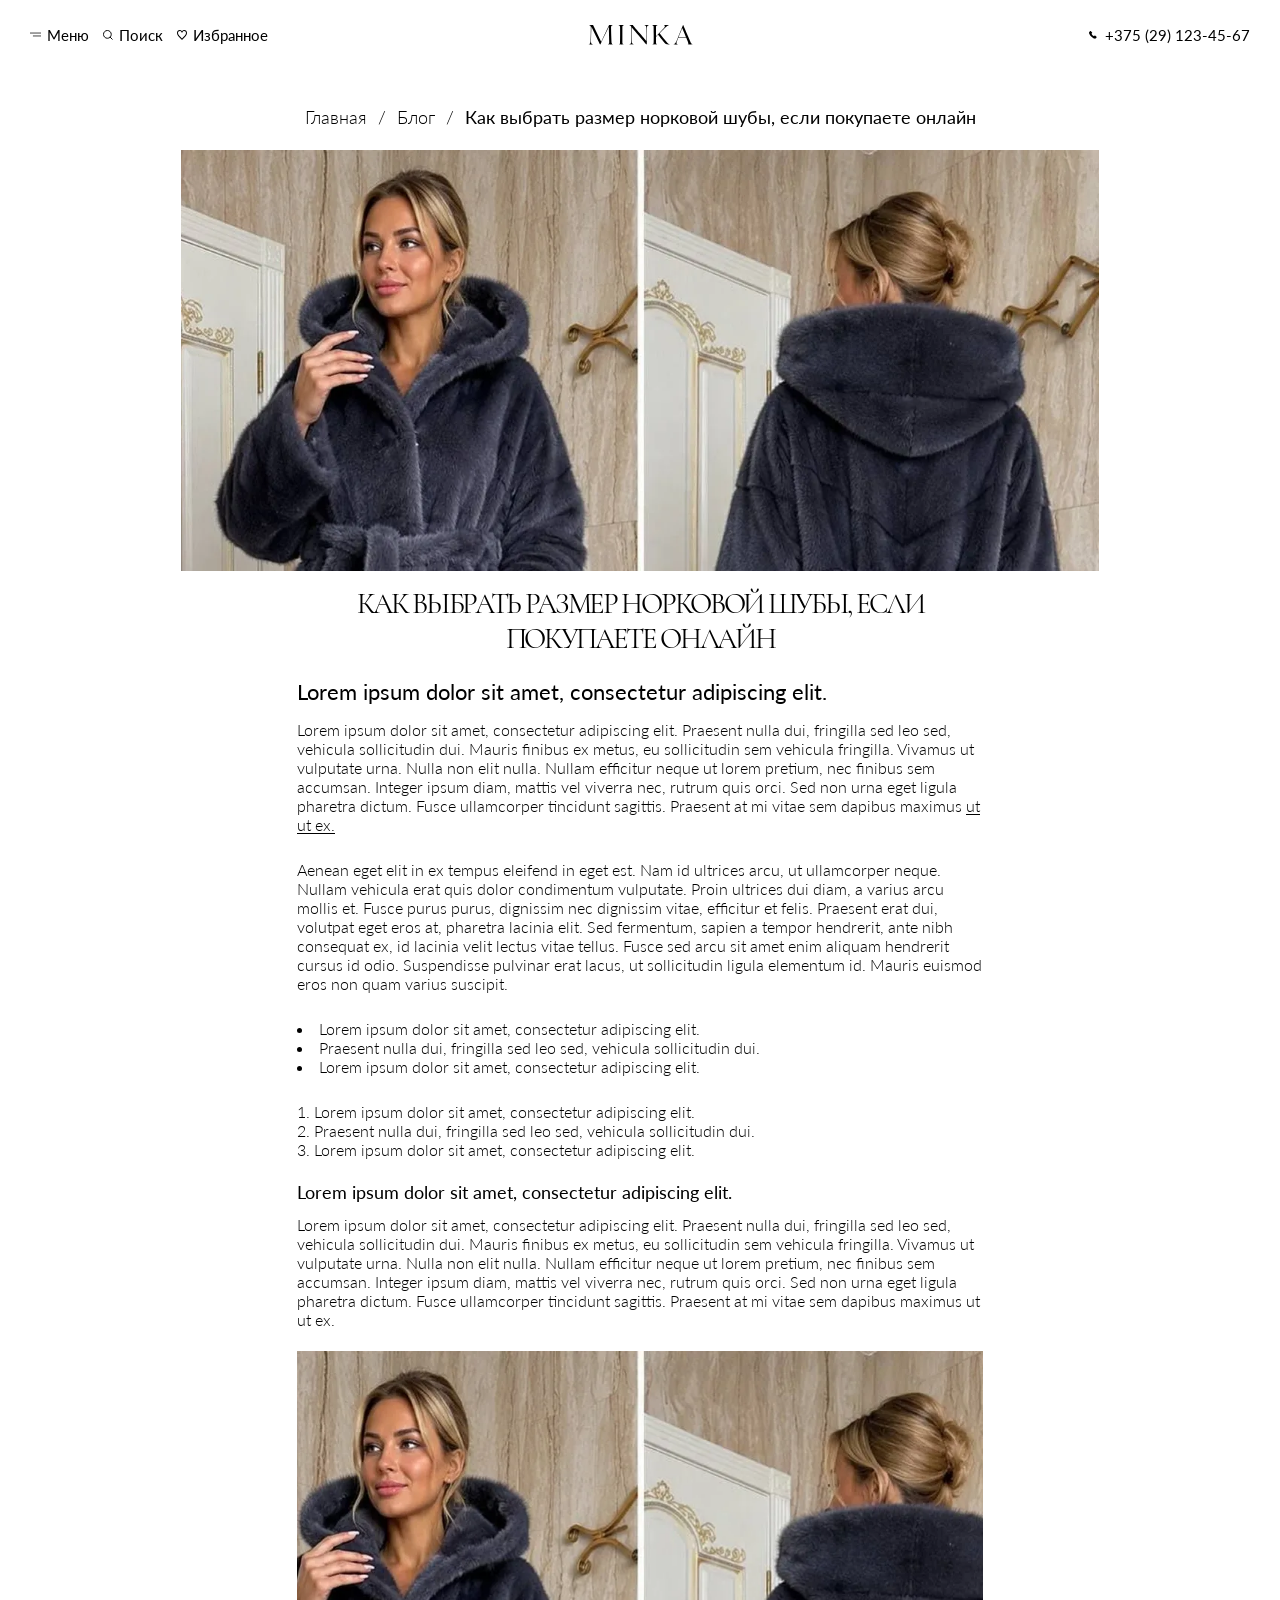
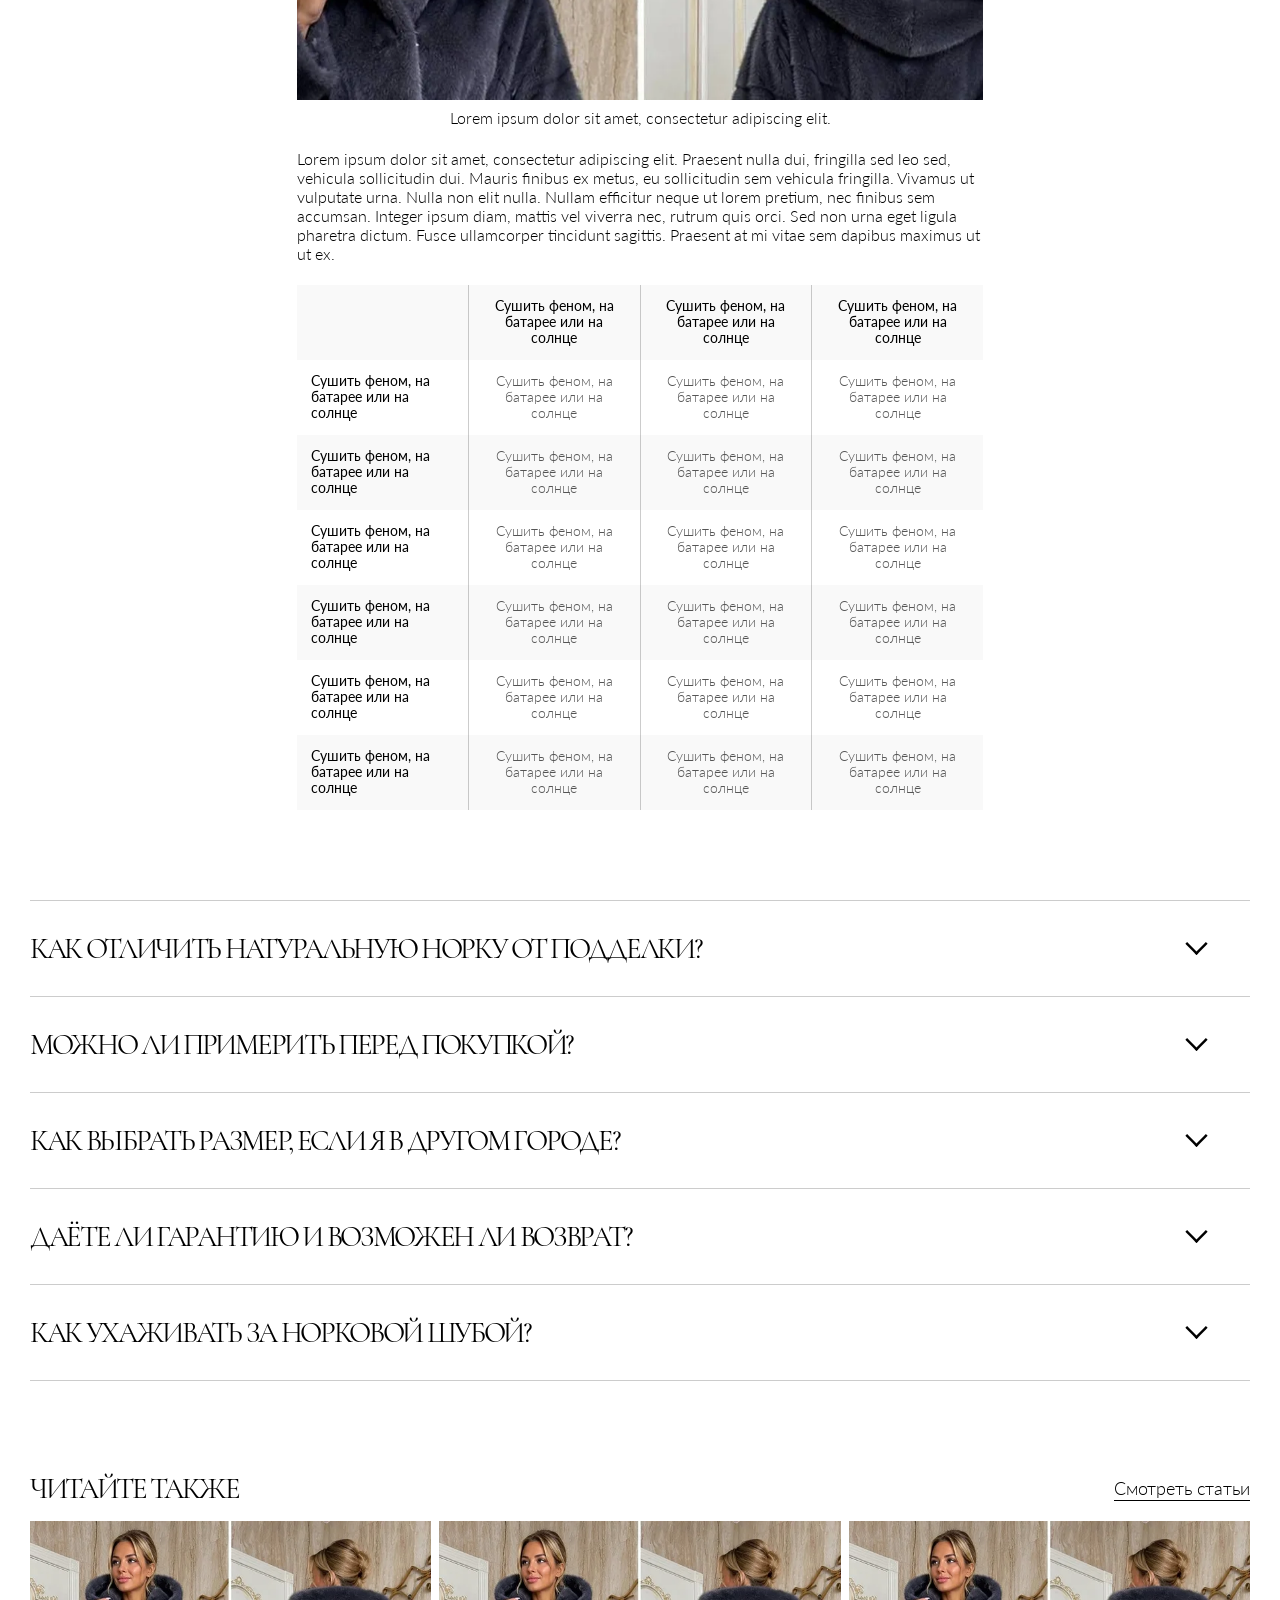
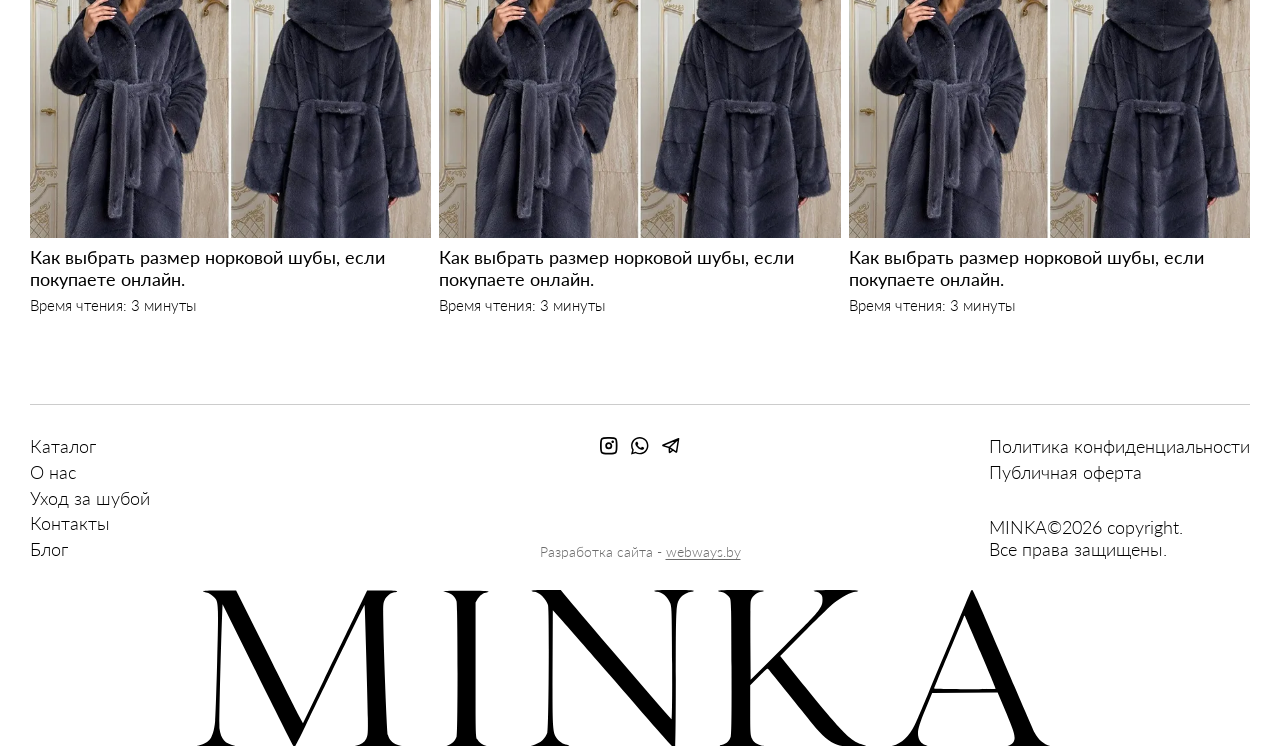
<file: post.html>
<!DOCTYPE html>
<html lang="ru">
<head>
    <meta charset="UTF-8">
    <meta name="viewport" content="width=device-width, initial-scale=1.0">
      <link rel="icon" href="assets/icons/favicon.ico" sizes="any">
      <link rel="icon" type="image/png" sizes="32x32" href="assets/icons/favicon-32x32.png">
      <link rel="icon" type="image/png" sizes="16x16" href="assets/icons/favicon-16x16.png">
      <link rel="apple-touch-icon" sizes="180x180" href="assets/icons/apple-touch-icon.png">
      <link rel="manifest" href="assets/icons/site.webmanifest">
      <meta name="theme-color" content="#ffffff">
      <link rel="stylesheet" href="css/aos.css">
      <link rel="stylesheet" href="css/swiper-bundle.min.css">
      <link rel="stylesheet" href="css/normalize.css">
      <link rel="stylesheet" href="css/style.css">
      <link rel="stylesheet" href="css/media.css">
      <link rel="stylesheet" href="css/post.css">
      <link rel="stylesheet" href="css/media-post.css"> 
      <script>document.documentElement.style.setProperty("--fixed-vh", window.innerHeight + "px");</script>
      <title>Minka - Как выбрать размер норковой шубы онлайн</title>
      <meta name="description" content="Как определить размер норковой шубы при покупке онлайн: снятие мерок, таблица размеров, посадка и обмен. Практическое руководство от MINKA.">
      <link rel="canonical" href="https://minka.by/post.html">
      <meta property="og:type" content="article">
      <meta property="og:url" content="https://minka.by/post.html">
      <meta property="og:title" content="Как выбрать размер норковой шубы, если покупаете онлайн">
      <meta property="og:description" content="Как определить размер норковой шубы при покупке онлайн: снятие мерок, таблица размеров, посадка и обмен. Практическое руководство от MINKA.">
      <meta property="og:image" content="https://minka-gilt.vercel.app/assets/img/post-og.jpg">
      <meta property="og:image:width" content="1224">
      <meta property="og:image:height" content="561">
      <meta property="og:site_name" content="MINKA">
      <meta property="og:locale" content="ru_RU">
      <meta property="article:published_time" content="2026-08-21">
      <meta property="article:section" content="Блог">
      <meta name="twitter:card" content="summary_large_image">
      <meta name="twitter:title" content="Как выбрать размер норковой шубы, если покупаете онлайн">
      <meta name="twitter:description" content="Как определить размер норковой шубы при покупке онлайн: снятие мерок, таблица размеров, посадка и обмен. Практическое руководство от MINKA.">
      <meta name="twitter:image" content="https://minka-gilt.vercel.app/assets/img/post-og.jpg">
      <script type="application/ld+json">
{
  "@context": "https://schema.org",
  "@type": "BreadcrumbList",
  "itemListElement": [
    {
      "@type": "ListItem",
      "position": 1,
      "name": "Главная",
      "item": "https://minka.by/"
    },
    {
      "@type": "ListItem",
      "position": 2,
      "name": "Блог",
      "item": "https://minka.by/blog.html"
    },
    {
      "@type": "ListItem",
      "position": 3,
      "name": "Как выбрать размер норковой шубы, если покупаете онлайн",
      "item": "https://minka.by/post.html"
    }
  ]
}
      </script>
      <script type="application/ld+json">
{
  "@context": "https://schema.org",
  "@type": "BlogPosting",
  "headline": "Как выбрать размер норковой шубы, если покупаете онлайн",
  "description": "Как определить размер норковой шубы при покупке онлайн: снятие мерок, таблица размеров, посадка и обмен. Практическое руководство от MINKA.",
  "image": "https://minka.by/assets/img/post-img-main.webp",
  "mainEntityOfPage": "https://minka.by/post.html",
  "datePublished": "2026-08-21",
  "dateModified": "2026-08-21",
  "author": {
    "@type": "Organization",
    "name": "MINKA",
    "url": "https://minka.by/"
  },
  "publisher": {
    "@type": "Organization",
    "name": "MINKA",
    "logo": {
      "@type": "ImageObject",
      "url": "https://minka.by/assets/icons/android-chrome-512x512.png"
    }
  }
}
      </script>
</head>
<body>

<a class="skip-link" href="#main-content">Перейти к содержимому</a>

<header class="header">
    <div class="container header__container">
        <div class="header__left">
            <button class="header__btn header__btn--burger" type="button" data-menu-open>
                <img src="assets/icons/burger-menu.svg" alt="" width="15" height="5">
                <span>Меню</span>
            </button>
            <button class="header__btn header__btn--search" type="button" data-search-open>
                <img src="assets/icons/search-icon.svg" alt="" width="12" height="12">
                <span>Поиск</span>
            </button>
            <a class="header__btn header__btn--favorites" href="favorites.html">
                <img src="assets/icons/favorites.svg" alt="" width="12" height="12">
                <span>Избранное</span>
            </a>
        </div>

        <a class="header__logo" href="index.html">
            <img src="assets/icons/logo.svg" alt="MINKA" width="145" height="26">
        </a>

        <a class="header__phone" href="tel:+375291234567">
            <img src="assets/icons/call.svg" alt="" width="10" height="10">
            <span>+375 (29) 123-45-67</span>
        </a>
    </div>
</header>

<div class="menu-overlay" data-menu-close></div>
<div class="menu" id="menu" data-lenis-prevent role="dialog" aria-modal="true" aria-label="Главное меню">
    <div class="menu__panel">
        <button class="menu__close" type="button" data-menu-close aria-label="Закрыть меню">
            <img src="assets/icons/close.svg" alt="" width="18" height="18">
        </button>

        <div class="container">
            <a class="menu__logo" href="index.html">
                <img src="assets/icons/logo-dark.svg" alt="MINKA" width="261" height="47">
            </a>

            <div class="menu__body">
                <nav class="menu__nav">
                    <a class="menu__link section-title" href="catalog.html" data-menu-target="catalog">Каталог</a>
                    <a class="menu__link section-title" href="about-us.html" data-menu-target="about">О нас</a>
                    <a class="menu__link section-title" href="care.html" data-menu-target="care">Уход за шубой</a>
                    <a class="menu__link section-title" href="contacts.html" data-menu-target="contacts">Контакты</a>
                    <a class="menu__link section-title" href="blog.html" data-menu-target="blog">Блог</a>
                </nav>

                <div class="menu__preview">
                    <div class="menu__card menu__card--active" data-menu-card="default">
                        <p class="menu__desc">MINKA — только натуральная норка. Собственное производство, прямые поставки с аукционов, без посредников. Более 200 моделей в наличии и под заказ. Индивидуальная примерка в шоуруме, помощь с выбором <br> и бережный уход — всё, чтобы шуба радовала десятилетиями.</p>
                        <img class="menu__img" src="assets/img/menu-card-0.webp" alt="" width="915" height="583">
                    </div>
                    <div class="menu__card" data-menu-card="catalog">
                        <p class="menu__desc">Более 200 моделей норковых шуб в наличии и под заказ. От сдержанной классики до актуальных фасонов — каждая модель прошла отбор по качеству меха, кроя и фурнитуры. Коллекция обновляется регулярно.</p>
                        <img class="menu__img" src="assets/img/menu-card-1.webp" alt="" width="915" height="583">
                    </div>
                    <div class="menu__card" data-menu-card="about">
                        <p class="menu__desc">MINKA — это 12 лет работы с натуральной норкой. Наша специализация — только норковые шубы. Закупаем мех напрямую на международных аукционах, шьём на собственном производстве. Без посредников и лишних наценок.</p>
                        <img class="menu__img" src="assets/img/menu-card-2.webp" alt="" width="915" height="583">
                    </div>
                    <div class="menu__card" data-menu-card="care">
                        <p class="menu__desc">Норка — живой мех. Несколько простых привычек сохранят блеск, форму и густоту подпушка на много сезонов. Здесь — всё, что мы советуем нашим клиентам: от хранения до поведения в дождь и снег.</p>
                        <img class="menu__img" src="assets/img/menu-card-3.webp" alt="" width="915" height="583">
                    </div>
                    <div class="menu__card" data-menu-card="contacts">
                        <p class="menu__desc">Шоурум для индивидуальной примерки, телефон для записи и любых вопросов. Приезжайте — покажем модели вживую, поможем с размером и фасоном. Мы на связи удобным вам способом.</p>
                        <img class="menu__img" src="assets/img/menu-card-4.webp" alt="" width="915" height="583">
                    </div>
                    <div class="menu__card" data-menu-card="blog">
                        <p class="menu__desc">Статьи о мехе, выборе норковой шубы и тонкостях, которые полезно знать перед покупкой. Опыт, наблюдения и рекомендации от команды MINKA.</p>
                        <img class="menu__img" src="assets/img/menu-card-5.webp" alt="" width="915" height="583">
                    </div>
                </div>
            </div>
        </div>
    </div>
</div>

<div class="search-overlay" data-search-close></div>
<div class="search" id="search" data-lenis-prevent role="dialog" aria-modal="true" aria-label="Поиск по сайту">
    <div class="search__panel">
        <button class="search__close" type="button" data-search-close aria-label="Закрыть поиск">
            <img src="assets/icons/close.svg" alt="" width="18" height="18">
        </button>

        <div class="container">
            <a class="search__logo" href="index.html">
                <img src="assets/icons/logo-dark.svg" alt="MINKA" width="261" height="47">
            </a>

            <div class="search__box">
                <form class="search__form" role="search">
                    <input class="search__input" type="text" placeholder="Начните искать" aria-label="Поиск по каталогу" autocomplete="off" role="combobox" aria-expanded="false" aria-controls="searchSuggest" aria-autocomplete="list">
                    <button class="search__clear" type="button" data-search-clear>Очистить</button>
                </form>
                <div class="search__suggest" id="searchSuggest" role="listbox" aria-label="Варианты поиска"></div>
                <p class="search__empty" role="status" aria-live="polite"></p>
            </div>

            <div class="search__results">
                <p class="hero__availability popular__link search__count" aria-live="polite" aria-atomic="true">435 результатов</p>
                <div class="search__grid"></div>
            </div>

            <div class="popular popular--slider search__popular">
                <div class="popular__top">
                    <h2 class="popular__title section-title">Может быть интересно</h2>
                    <a class="hero__availability popular__link" href="catalog.html">Смотреть каталог</a>
                    <div class="popular__nav">
                        <button class="popular__arrow popular__arrow--prev" type="button" aria-label="Предыдущий слайд">
                            <img src="assets/icons/slider-arrow.svg" alt="" width="10" height="16">
                        </button>
                        <button class="popular__arrow popular__arrow--next" type="button" aria-label="Следующий слайд">
                            <img src="assets/icons/slider-arrow.svg" alt="" width="10" height="16">
                        </button>
                    </div>
                </div>

                <div class="popular__slider">
                <div class="popular__list">
                    <div class="popular-card">
                        <button class="popular-card__fav" type="button" aria-label="В избранное">
                            <img src="assets/icons/favorite.svg" alt="" width="24" height="24">
                        </button>
                        <a class="popular-card__link" href="single.html">
<img class="popular-card__img" src="assets/img/popular-card-1.webp" alt="Модель шубы" width="452" height="535">
<img class="popular-card__img popular-card__img--hover" src="assets/img/review-card-1.webp" alt="" width="452" height="535" aria-hidden="true">
                        <p class="popular-card__title">Модель шубы</p>
                        <p class="popular-card__price">$ 1200</p>
                        </a>
                    </div>
                    <div class="popular-card">
                        <button class="popular-card__fav" type="button" aria-label="В избранное">
                            <img src="assets/icons/favorite.svg" alt="" width="24" height="24">
                        </button>
                        <a class="popular-card__link" href="single.html">
<img class="popular-card__img" src="assets/img/popular-card-1.webp" alt="Модель шубы" width="452" height="535">
<img class="popular-card__img popular-card__img--hover" src="assets/img/review-card-1.webp" alt="" width="452" height="535" aria-hidden="true">
                        <p class="popular-card__title">Модель шубы</p>
                        <p class="popular-card__price">$ 1200</p>
                        </a>
                    </div>
                    <div class="popular-card">
                        <button class="popular-card__fav" type="button" aria-label="В избранное">
                            <img src="assets/icons/favorite.svg" alt="" width="24" height="24">
                        </button>
                        <a class="popular-card__link" href="single.html">
<img class="popular-card__img" src="assets/img/popular-card-1.webp" alt="Модель шубы" width="452" height="535">
<img class="popular-card__img popular-card__img--hover" src="assets/img/review-card-1.webp" alt="" width="452" height="535" aria-hidden="true">
                        <p class="popular-card__title">Модель шубы</p>
                        <p class="popular-card__price">$ 1200</p>
                        </a>
                    </div>
                    <div class="popular-card">
                        <button class="popular-card__fav" type="button" aria-label="В избранное">
                            <img src="assets/icons/favorite.svg" alt="" width="24" height="24">
                        </button>
                        <a class="popular-card__link" href="single.html">
<img class="popular-card__img" src="assets/img/popular-card-1.webp" alt="Модель шубы" width="452" height="535">
<img class="popular-card__img popular-card__img--hover" src="assets/img/review-card-1.webp" alt="" width="452" height="535" aria-hidden="true">
                        <p class="popular-card__title">Модель шубы</p>
                        <p class="popular-card__price">$ 1200</p>
                        </a>
                    </div>
                </div>
                </div>

                <div class="popular__pagination"></div>

                <a class="hero__availability popular__link popular__link--search" href="catalog.html">Смотреть каталог</a>
            </div>
        </div>
    </div>
</div>

<main id="main-content">
<div class="catalog" data-aos="fade-up">
    <div class="container">
        <nav class="catalog__breadcrumbs" aria-label="Навигационная цепочка">
            <a class="catalog__crumb" href="index.html">Главная</a>
            <span class="catalog__sep">/</span>
            <a class="catalog__crumb" href="blog.html">Блог</a>
            <span class="catalog__sep">/</span>      
            <span class="catalog__crumb catalog__crumb--current" aria-current="page">Как выбрать размер норковой шубы, если покупаете онлайн</span>
        </nav>

    </div>
</div>
<div data-aos="fade-up">
    <div class="container">
        <img class="post__main" src="assets/img/post-img-main.webp" alt="Норковая шуба" width="1224" height="561">
        <article class="post">
            <h1 class="section-title">Как выбрать размер норковой шубы, если покупаете онлайн</h1>
        
            <h2>Lorem ipsum dolor sit amet, consectetur adipiscing elit.</h2>
            <div class="post__text">
                <p>Lorem ipsum dolor sit amet, consectetur adipiscing elit. Praesent nulla dui, fringilla sed leo sed, vehicula sollicitudin dui. Mauris finibus ex metus, eu sollicitudin sem vehicula fringilla. Vivamus ut vulputate urna. Nulla non elit nulla. Nullam efficitur neque ut lorem pretium, nec finibus sem accumsan. Integer ipsum diam, mattis vel viverra nec, rutrum quis orci. Sed non urna eget ligula pharetra dictum. Fusce ullamcorper tincidunt sagittis. Praesent at mi vitae sem dapibus maximus <a href="#">ut ut ex.</a></p>
                <p>Aenean eget elit in ex tempus eleifend in eget est. Nam id ultrices arcu, ut ullamcorper neque. Nullam vehicula erat quis dolor condimentum vulputate. Proin ultrices dui diam, a varius arcu mollis et. Fusce purus purus, dignissim nec dignissim vitae, efficitur et felis. Praesent erat dui, volutpat eget eros at, pharetra lacinia elit. Sed fermentum, sapien a tempor hendrerit, ante nibh consequat ex, id lacinia velit lectus vitae tellus. Fusce sed arcu sit amet enim aliquam hendrerit cursus id odio. Suspendisse pulvinar erat lacus, ut sollicitudin ligula elementum id. Mauris euismod eros non quam varius suscipit.</p>
                <ul>
                    <li>Lorem ipsum dolor sit amet, consectetur adipiscing elit.</li>
                    <li>Praesent nulla dui, fringilla sed leo sed, vehicula sollicitudin dui.</li>
                    <li>Lorem ipsum dolor sit amet, consectetur adipiscing elit.</li>   
                </ul>
                <ol>
                    <li>Lorem ipsum dolor sit amet, consectetur adipiscing elit.</li>
                    <li>Praesent nulla dui, fringilla sed leo sed, vehicula sollicitudin dui.</li>
                    <li>Lorem ipsum dolor sit amet, consectetur adipiscing elit.</li>   
                </ol>
            </div>
        
            <h3>Lorem ipsum dolor sit amet, consectetur adipiscing elit.</h3>
            <div class="post__text">
                <p>Lorem ipsum dolor sit amet, consectetur adipiscing elit. Praesent nulla dui, fringilla sed leo sed, vehicula sollicitudin dui. Mauris finibus ex metus, eu sollicitudin sem vehicula fringilla. Vivamus ut vulputate urna. Nulla non elit nulla. Nullam efficitur neque ut lorem pretium, nec finibus sem accumsan. Integer ipsum diam, mattis vel viverra nec, rutrum quis orci. Sed non urna eget ligula pharetra dictum. Fusce ullamcorper tincidunt sagittis. Praesent at mi vitae sem dapibus maximus ut ut ex.</p>
            </div>
        
            <div class="post__figure">
                <img src="assets/img/post-img-1.webp" alt="" width="916" height="466">
                <span class="post__caption">Lorem ipsum dolor sit amet, consectetur adipiscing elit.</span>
            </div>
        
            <div class="post__text">
                <p>Lorem ipsum dolor sit amet, consectetur adipiscing elit. Praesent nulla dui, fringilla sed leo sed, vehicula sollicitudin dui. Mauris finibus ex metus, eu sollicitudin sem vehicula fringilla. Vivamus ut vulputate urna. Nulla non elit nulla. Nullam efficitur neque ut lorem pretium, nec finibus sem accumsan. Integer ipsum diam, mattis vel viverra nec, rutrum quis orci. Sed non urna eget ligula pharetra dictum. Fusce ullamcorper tincidunt sagittis. Praesent at mi vitae sem dapibus maximus ut ut ex.</p>
            </div>

            <div class="post__table-wrap">
                <table class="post__table">
                    <thead>
                        <tr>
                            <td class="post__table-corner"></td>
                            <th scope="col">Сушить феном, на батарее или на солнце</th>
                            <th scope="col">Сушить феном, на батарее или на солнце</th>
                            <th scope="col">Сушить феном, на батарее или на солнце</th>
                        </tr>
                    </thead>
                    <tbody>
                        <tr>
                            <th scope="row">Сушить феном, на батарее или на солнце</th>
                            <td>Сушить феном, на батарее или на солнце</td>
                            <td>Сушить феном, на батарее или на солнце</td>
                            <td>Сушить феном, на батарее или на солнце</td>
                        </tr>
                        <tr>
                            <th scope="row">Сушить феном, на батарее или на солнце</th>
                            <td>Сушить феном, на батарее или на солнце</td>
                            <td>Сушить феном, на батарее или на солнце</td>
                            <td>Сушить феном, на батарее или на солнце</td>
                        </tr>
                        <tr>
                            <th scope="row">Сушить феном, на батарее или на солнце</th>
                            <td>Сушить феном, на батарее или на солнце</td>
                            <td>Сушить феном, на батарее или на солнце</td>
                            <td>Сушить феном, на батарее или на солнце</td>
                        </tr>
                        <tr>
                            <th scope="row">Сушить феном, на батарее или на солнце</th>
                            <td>Сушить феном, на батарее или на солнце</td>
                            <td>Сушить феном, на батарее или на солнце</td>
                            <td>Сушить феном, на батарее или на солнце</td>
                        </tr>
                        <tr>
                            <th scope="row">Сушить феном, на батарее или на солнце</th>
                            <td>Сушить феном, на батарее или на солнце</td>
                            <td>Сушить феном, на батарее или на солнце</td>
                            <td>Сушить феном, на батарее или на солнце</td>
                        </tr>
                        <tr>
                            <th scope="row">Сушить феном, на батарее или на солнце</th>
                            <td>Сушить феном, на батарее или на солнце</td>
                            <td>Сушить феном, на батарее или на солнце</td>
                            <td>Сушить феном, на батарее или на солнце</td>
                        </tr>
                    </tbody>
                </table>
            </div>
        </article>
    </div>
</div>

<section class="faq section-padding">
    <div class="container">
        <ul class="faq__list">
            <li class="faq__item" data-aos="fade-up" data-aos-delay="100">
                <h3 class="faq__question section-title">
                    <button class="faq__header" type="button" aria-expanded="false">
                        <span class="faq__question section-title">Как отличить натуральную норку от подделки?</span>
                        <img class="faq__chevron" src="assets/icons/chevron.svg" alt="" width="28" height="16">
                    </button>
                </h3>
                <div class="faq__answer">
                    <div class="faq__answer-inner">
                        <p class="faq__text">У натуральной норки мягкая эластичная мездра и живой блеск ворса, густая упругая подпушь; изделие лёгкое и тёплое. Искусственный мех жёстче, ворс одинаковой длины и «стеклянно» блестит. При покупке просите документы и гарантию на изделие.</p>
                    </div>
                </div>
            </li>

            <li class="faq__item" data-aos="fade-up" data-aos-delay="200">
                <h3 class="faq__question section-title">
                    <button class="faq__header" type="button" aria-expanded="false">
                        <span class="faq__question section-title">Можно ли примерить перед покупкой?</span>
                        <img class="faq__chevron" src="assets/icons/chevron.svg" alt="" width="28" height="16">
                    </button>
                </h3>
                <div class="faq__answer">
                    <div class="faq__answer-inner">
                        <p class="faq__text">Да. В нашем шоуруме можно примерить любую понравившуюся модель и оценить посадку, цвет и длину. Запишитесь по телефону — заранее подберём варианты под ваш размер и фасон.</p>
                    </div>
                </div>
            </li>

            <li class="faq__item" data-aos="fade-up" data-aos-delay="300">
                <h3 class="faq__question section-title">
                    <button class="faq__header" type="button" aria-expanded="false">
                        <span class="faq__question section-title">Как выбрать размер, если я в другом городе?</span>
                        <img class="faq__chevron" src="assets/icons/chevron.svg" alt="" width="28" height="16">
                    </button>
                </h3>
                <div class="faq__answer">
                    <div class="faq__answer-inner">
                        <p class="faq__text">Снимите мерки (обхват груди, талии, бёдер, длину рукава и изделия) и пришлите нам — поможем с размером. При необходимости отправим дополнительные фото и видео модели, а обмен по размеру согласуем заранее.</p>
                    </div>
                </div>
            </li>

            <li class="faq__item" data-aos="fade-up" data-aos-delay="400">
                <h3 class="faq__question section-title">
                    <button class="faq__header" type="button" aria-expanded="false">
                        <span class="faq__question section-title">Даёте ли гарантию и возможен ли возврат?</span>
                        <img class="faq__chevron" src="assets/icons/chevron.svg" alt="" width="28" height="16">
                    </button>
                </h3>
                <div class="faq__answer">
                    <div class="faq__answer-inner">
                        <p class="faq__text">На каждое изделие действует гарантия. Возврат и обмен товара надлежащего качества возможны в сроки, установленные законодательством, при сохранении товарного вида, ярлыков и пломб.</p>
                    </div>
                </div>
            </li>

            <li class="faq__item" data-aos="fade-up" data-aos-delay="400">
                <h3 class="faq__question section-title">
                    <button class="faq__header" type="button" aria-expanded="false">
                        <span class="faq__question section-title">Как ухаживать за норковой шубой?</span>
                        <img class="faq__chevron" src="assets/icons/chevron.svg" alt="" width="28" height="16">
                    </button>
                </h3>
                <div class="faq__answer">
                    <div class="faq__answer-inner">
                        <p class="faq__text">Храните шубу на широких плечиках в дышащем чехле, сушите при комнатной температуре без фена и батарей, снег стряхивайте сразу. Не наносите на мех духи и лак. Раз в 1–2 сезона — профессиональная меховая чистка.</p>
                    </div>
                </div>
            </li>
        </ul>
    </div>
</section>

<section class="popular popular--slider section-padding" data-aos="fade-up">
    <div class="container">
        <div class="popular__top">
            <h2 class="popular__title section-title">Читайте также</h2>
            <a class="hero__availability popular__link" href="blog.html">Смотреть статьи</a>
            <div class="popular__nav">
                <button class="popular__arrow popular__arrow--prev" type="button" aria-label="Предыдущий слайд">
                    <img src="assets/icons/slider-arrow.svg" alt="" width="10" height="16">
                </button>
                <button class="popular__arrow popular__arrow--next" type="button" aria-label="Следующий слайд">
                    <img src="assets/icons/slider-arrow.svg" alt="" width="10" height="16">
                </button>
            </div>
        </div>

        <div class="popular__slider">
        <div class="popular__list">
            <a class="popular-card" href="single.html">
                <div class="popular-card__media"><img class="popular-card__img" src="assets/img/blog-img-1.webp" alt="Как выбрать размер норковой шубы, если покупаете онлайн." width="452" height="535"></div>
                <p class="popular-card__title">Как выбрать размер норковой шубы, если покупаете онлайн.</p>
                <p class="popular-card__price">Время чтения: 3 минуты</p>
            </a>
            <a class="popular-card" href="single.html">
                <div class="popular-card__media"><img class="popular-card__img" src="assets/img/blog-img-1.webp" alt="Как выбрать размер норковой шубы, если покупаете онлайн." width="452" height="535"></div>
                <p class="popular-card__title">Как выбрать размер норковой шубы, если покупаете онлайн.</p>
                <p class="popular-card__price">Время чтения: 3 минуты</p>
            </a>
            <a class="popular-card" href="single.html">
                <div class="popular-card__media"><img class="popular-card__img" src="assets/img/blog-img-1.webp" alt="Как выбрать размер норковой шубы, если покупаете онлайн." width="452" height="535"></div>
                <p class="popular-card__title">Как выбрать размер норковой шубы, если покупаете онлайн.</p>
                <p class="popular-card__price">Время чтения: 3 минуты</p>
            </a>
        </div>
        </div>

        <div class="popular__pagination"></div>

        <a class="popular__catalog hero__catalog buy__catalog" href="blog.html">Смотреть статьи</a>
    </div>
</section>

</main>

<footer class="footer">
    <div class="container footer__container">
        <div class="footer__top">
            <nav class="footer__nav">
                <a class="footer__link" href="catalog.html">Каталог</a>
                <a class="footer__link" href="about-us.html">О нас</a>
                <a class="footer__link" href="care.html">Уход за шубой</a>
                <a class="footer__link" href="contacts.html">Контакты</a>
                <a class="footer__link" href="blog.html">Блог</a>
            </nav>

            <div class="footer__center">
                <div class="footer__socials">
                    <a class="footer__social" href="#" aria-label="Instagram">
                        <img src="assets/icons/ig.svg" alt="" width="24" height="24">
                    </a>
                    <a class="footer__social" href="#" aria-label="WhatsApp">
                        <img src="assets/icons/whatsapp.svg" alt="" width="24" height="24">
                    </a>
                    <a class="footer__social footer__social--telegram" href="#" aria-label="Telegram">
                        <img src="assets/icons/tg.svg" alt="" width="21" height="19">
                    </a>
                </div>
                <p class="footer__dev">Разработка сайта&nbsp;- <a href="https://webways.by" target="_blank" rel="noopener">webways.by</a></p>
            </div>

            <div class="footer__policy">
                <nav class="footer__policy-links">
                    <a class="footer__link" href="privacy-policy.html">Политика конфиденциальности</a>
                    <a class="footer__link" href="terms-and-conditions.html">Публичная оферта</a>
                </nav>
                <span class="footer__copyright">MINKA©2026 copyright. Все права защищены.</span>
            </div>
        </div>

        <div class="footer__logo">
            <img src="assets/icons/footer-logo.svg" alt="MINKA" width="1346" height="235">
        </div>
    </div>
</footer>

<div class="popup" data-popup-window="showroom" role="dialog" aria-modal="true" aria-label="Записаться в шоурум">
    <div class="popup__window">
        <div class="popup__image">
            <img src="assets/img/popup-card-showroom.webp" alt="" width="607" height="737">
        </div>

        <div class="popup__body" data-lenis-prevent>
            <button class="popup__close" type="button" data-popup-close aria-label="Закрыть">
                <img src="assets/icons/close.svg" alt="" width="18" height="18">
            </button>

            <h2 class="popup__title section-title">Записаться в шоурум</h2>
            <p class="popup__desc">Оставьте свои данные и мы свяжемся с вами для уточнения деталей</p>

            <form class="popup__form">
                <div class="popup__inputs">
                    <input class="popup__input" type="text" placeholder="Имя" aria-label="Имя">
                    <input class="popup__input" type="tel" placeholder="Телефон" aria-label="Телефон">
                    <input class="popup__input" type="text" placeholder="Дата" aria-label="Дата">
                    <input class="popup__input" type="text" placeholder="Время" aria-label="Время">
                    <input class="popup__input" type="text" placeholder="Комментарий" aria-label="Комментарий">
                </div>

                <span class="popup__label">Где с вами связаться?</span>
                <div class="popup__checks">
                    <label class="popup__check">
                        <input class="popup__check-input" type="radio" name="contact" value="Телефон">
                        <span class="popup__box"></span>
                        <span>Телефон</span>
                    </label>
                    <label class="popup__check">
                        <input class="popup__check-input" type="radio" name="contact" value="WhatsApp">
                        <span class="popup__box"></span>
                        <span>WhatsApp</span>
                    </label>
                    <label class="popup__check">
                        <input class="popup__check-input" type="radio" name="contact" value="Вайбер">
                        <span class="popup__box"></span>
                        <span>Вайбер</span>
                    </label>
                    <label class="popup__check">
                        <input class="popup__check-input" type="radio" name="contact" value="Telegram">
                        <span class="popup__box"></span>
                        <span>Telegram</span>
                    </label>
                </div>

                <label class="popup__check popup__agree">
                    <input class="popup__check-input" type="checkbox" name="agree">
                    <span class="popup__box"></span>
                    <span>Я соглашаюсь с <a href="privacy-policy.html">обработкой персональных данных</a></span>
                </label>

                <button class="hero__catalog buy__catalog popup__submit" type="submit">Отправить заявку</button>
            </form>
        </div>
    </div>

    <div class="popup__thanks" role="status" tabindex="-1">
        <h2 class="popup__thanks-title section-title">Спасибо!</h2>
        <span class="popup__thanks-lead">Ваша заявка успешно отправлена.</span>
        <p class="popup__thanks-text">Мы свяжемся с вами в ближайшее время и уточним все детали.</p>
        <button class="hero__catalog buy__catalog" type="button" data-popup-close>Хорошо</button>
    </div>
</div>

<div class="popup" data-popup-window="cta" role="dialog" aria-modal="true" aria-label="Оставить заявку">
    <div class="popup__window">
        <div class="popup__image">
            <img src="assets/img/popup-card-showroom.webp" alt="" width="607" height="737">
        </div>

        <div class="popup__body" data-lenis-prevent>
            <button class="popup__close" type="button" data-popup-close aria-label="Закрыть">
                <img src="assets/icons/close.svg" alt="" width="18" height="18">
            </button>

            <h2 class="popup__title section-title">Оставьте контакты</h2>
            <p class="popup__desc">Сообщим наличие размеров, актуальную цену и пришлём дополнительные фото.</p>

            <form class="popup__form">
                <div class="popup__inputs">
                    <input class="popup__input" type="text" placeholder="Имя" aria-label="Имя">
                    <input class="popup__input" type="tel" placeholder="Телефон" aria-label="Телефон">
                    <input class="popup__input" type="text" placeholder="Комментарий" aria-label="Комментарий">
                </div>

                <span class="popup__label">Где с вами связаться?</span>
                <div class="popup__checks">
                    <label class="popup__check">
                        <input class="popup__check-input" type="radio" name="cta-contact" value="Телефон">
                        <span class="popup__box"></span>
                        <span>Телефон</span>
                    </label>
                    <label class="popup__check">
                        <input class="popup__check-input" type="radio" name="cta-contact" value="WhatsApp">
                        <span class="popup__box"></span>
                        <span>WhatsApp</span>
                    </label>
                    <label class="popup__check">
                        <input class="popup__check-input" type="radio" name="cta-contact" value="Вайбер">
                        <span class="popup__box"></span>
                        <span>Вайбер</span>
                    </label>
                    <label class="popup__check">
                        <input class="popup__check-input" type="radio" name="cta-contact" value="Telegram">
                        <span class="popup__box"></span>
                        <span>Telegram</span>
                    </label>
                </div>

                <label class="popup__check popup__agree">
                    <input class="popup__check-input" type="checkbox" name="cta-agree">
                    <span class="popup__box"></span>
                    <span>Я соглашаюсь с <a href="privacy-policy.html">обработкой персональных данных</a></span>
                </label>

                <button class="hero__catalog buy__catalog popup__submit" type="submit">Отправить заявку</button>
            </form>
        </div>
    </div>

    <div class="popup__thanks" role="status" tabindex="-1">
        <h2 class="popup__thanks-title section-title">Спасибо!</h2>
        <span class="popup__thanks-lead">Ваша заявка успешно отправлена.</span>
        <p class="popup__thanks-text">Мы свяжемся с вами в ближайшее время и уточним все детали.</p>
        <button class="hero__catalog buy__catalog" type="button" data-popup-close>Хорошо</button>
    </div>
</div>

<div class="popup popup__gift" data-popup-window="gift" role="dialog" aria-modal="true" aria-label="Намекните близкому о подарке">
    <div class="popup__window">
        <div class="popup__image">
            <img src="assets/img/popular-card-1.webp" alt="" width="607" height="737">
        </div>

        <div class="popup__body" data-lenis-prevent>
            <button class="popup__close" type="button" data-popup-close aria-label="Закрыть">
                <img src="assets/icons/close.svg" alt="" width="18" height="18">
            </button>

            <h2 class="popup__title section-title">Намекните близкому о подарке</h2>

            <div class="popup__gift-text">
                <p>Здравствуйте, <span class="popup__fill popup__fill--wide" data-fill-target="recipient"></span> !</p>
                <p>Мы узнали, что <span class="popup__fill" data-fill-target="sender"></span> мечтает о подарке <br> из ателье норковых шуб «MINKA». Мы внимательно относимся к желаниям наших клиентов и решили намекнуть вам об этом.</p>
                <p>Дарите тепло и будьте внимательны к мечтам близких! Если у вас возникли вопросы или вы хотите обсудить детали, мы всегда готовы помочь.</p>
            </div>

            <form class="popup__form popup__form--gift">
                <span class="popup__label">Кому намекнуть</span>
                <div class="popup__inputs">
                    <input class="popup__input" type="text" placeholder="Имя" aria-label="Имя" data-fill-source="recipient">
                    <input class="popup__input" type="email" placeholder="Эл. почта" aria-label="Эл. почта">
                </div>

                <span class="popup__label">От кого</span>
                <div class="popup__inputs">
                    <input class="popup__input" type="text" placeholder="Имя" aria-label="Имя" data-fill-source="sender">
                    <input class="popup__input" type="email" placeholder="Эл. почта" aria-label="Эл. почта">
                </div>

                <label class="popup__check popup__agree">
                    <input class="popup__check-input" type="checkbox" name="agree">
                    <span class="popup__box"></span>
                    <span>Я соглашаюсь с <a href="privacy-policy.html">обработкой персональных данных</a></span>
                </label>

                <button class="hero__catalog buy__catalog popup__submit" type="submit">Отправить заявку</button>
            </form>
        </div>
    </div>

    <div class="popup__thanks" role="status" tabindex="-1">
        <h2 class="popup__thanks-title section-title">Спасибо!</h2>
        <span class="popup__thanks-lead">Ваш намёк успешно отправлен.</span>
        <p class="popup__thanks-text">Мы бережно передадим его вашему близкому.</p>
        <button class="hero__catalog buy__catalog" type="button" data-popup-close>Хорошо</button>
    </div>
</div>


<script src="js/aos.js"></script>
<script src="js/lenis.min.js"></script>
<script src="js/swiper-bundle.min.js"></script>
<script src="js/just-validate.production.min.js"></script><script src="js/main.js"></script>
</body>
</html>
</file>
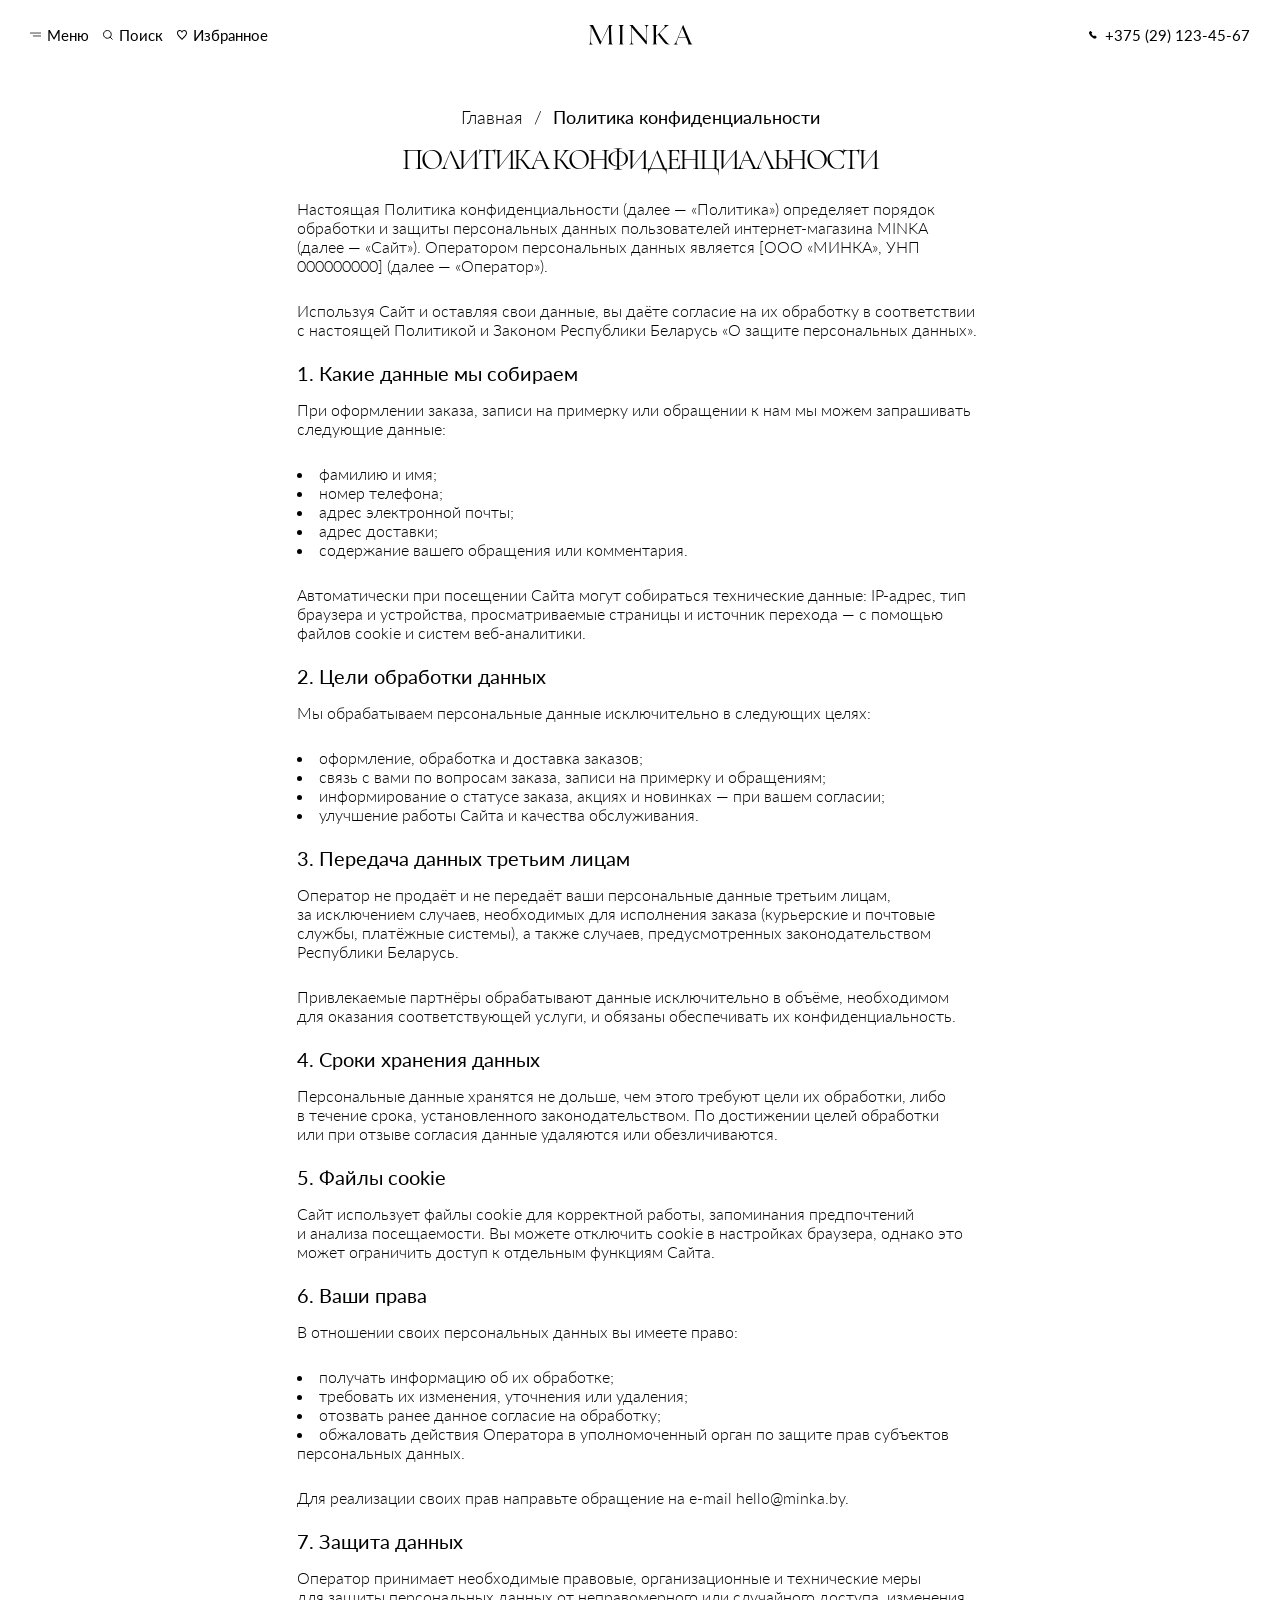
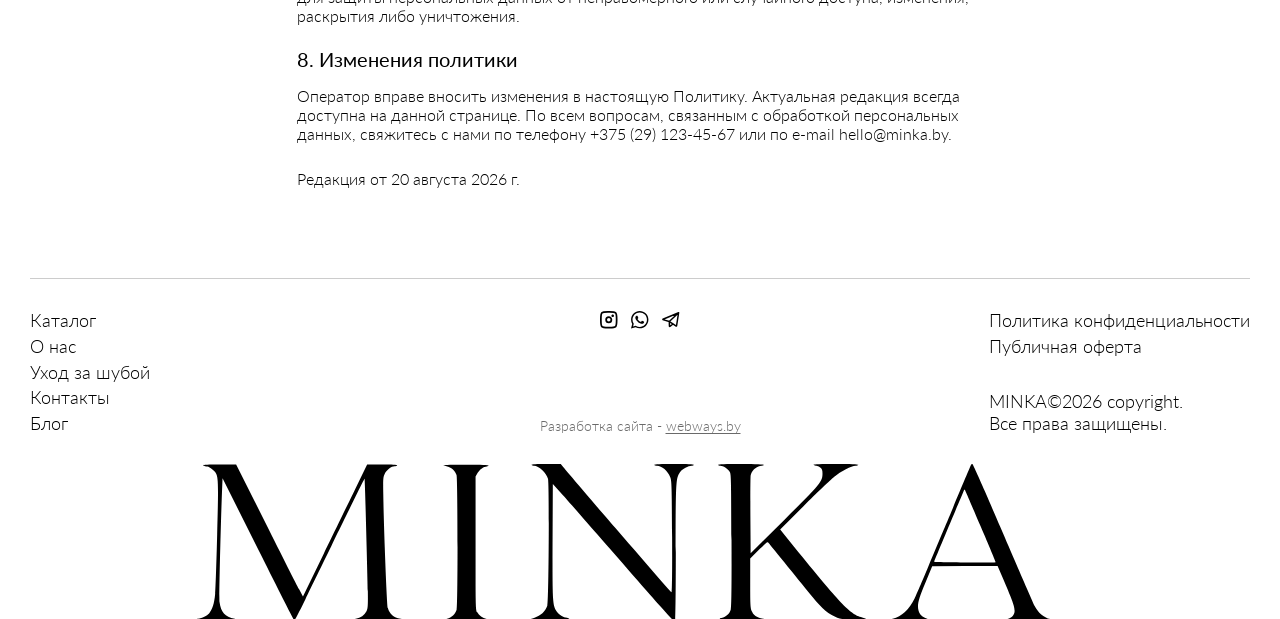
<file: privacy-policy.html>
<!DOCTYPE html>
<html lang="ru">
<head>
    <meta charset="UTF-8">
    <meta name="viewport" content="width=device-width, initial-scale=1.0">
      <link rel="icon" href="assets/icons/favicon.ico" sizes="any">
      <link rel="icon" type="image/png" sizes="32x32" href="assets/icons/favicon-32x32.png">
      <link rel="icon" type="image/png" sizes="16x16" href="assets/icons/favicon-16x16.png">
      <link rel="apple-touch-icon" sizes="180x180" href="assets/icons/apple-touch-icon.png">
      <link rel="manifest" href="assets/icons/site.webmanifest">
      <meta name="theme-color" content="#ffffff">
      <link rel="stylesheet" href="css/aos.css">
      <link rel="stylesheet" href="css/swiper-bundle.min.css">
      <link rel="stylesheet" href="css/normalize.css">
      <link rel="stylesheet" href="css/style.css">
      <link rel="stylesheet" href="css/media.css">
      <link rel="stylesheet" href="css/policy.css">
      <link rel="stylesheet" href="css/media-policy.css"> 
      <script>document.documentElement.style.setProperty("--fixed-vh", window.innerHeight + "px");</script>
      <title>Политика конфиденциальности&nbsp;— MINKA</title>
      <meta name="description" content="Политика конфиденциальности MINKA: как мы собираем, храним и защищаем персональные данные покупателей, ваши права и порядок обработки данных.">
      <link rel="canonical" href="https://minka.by/privacy-policy.html">
      <meta property="og:type" content="website">
      <meta property="og:url" content="https://minka.by/privacy-policy.html">
      <meta property="og:title" content="Политика конфиденциальности — MINKA">
      <meta property="og:description" content="Политика конфиденциальности MINKA: как мы собираем, храним и защищаем персональные данные покупателей, ваши права и порядок обработки данных.">
      <meta property="og:image" content="https://minka-gilt.vercel.app/assets/img/og.jpg">
      <meta property="og:image:width" content="1200">
      <meta property="og:image:height" content="630">
      <meta property="og:site_name" content="MINKA">
      <meta property="og:locale" content="ru_RU">
      <meta name="twitter:card" content="summary_large_image">
      <meta name="twitter:title" content="Политика конфиденциальности — MINKA">
      <meta name="twitter:description" content="Политика конфиденциальности MINKA: как мы собираем, храним и защищаем персональные данные покупателей, ваши права и порядок обработки данных.">
      <meta name="twitter:image" content="https://minka-gilt.vercel.app/assets/img/og.jpg">
      <script type="application/ld+json">
{
  "@context": "https://schema.org",
  "@type": "BreadcrumbList",
  "itemListElement": [
    {
      "@type": "ListItem",
      "position": 1,
      "name": "Главная",
      "item": "https://minka.by/"
    },
    {
      "@type": "ListItem",
      "position": 2,
      "name": "Политика конфиденциальности",
      "item": "https://minka.by/privacy-policy.html"
    }
  ]
}
      </script>
</head>
<body>

<a class="skip-link" href="#main-content">Перейти к&nbsp;содержимому</a>

<header class="header">
    <div class="container header__container">
        <div class="header__left">
            <button class="header__btn header__btn--burger" type="button" data-menu-open>
                <img src="assets/icons/burger-menu.svg" alt="" width="15" height="5">
                <span>Меню</span>
            </button>
            <button class="header__btn header__btn--search" type="button" data-search-open>
                <img src="assets/icons/search-icon.svg" alt="" width="12" height="12">
                <span>Поиск</span>
            </button>
            <a class="header__btn header__btn--favorites" href="favorites.html">
                <img src="assets/icons/favorites.svg" alt="" width="12" height="12">
                <span>Избранное</span>
            </a>
        </div>

        <a class="header__logo" href="index.html">
            <img src="assets/icons/logo.svg" alt="MINKA" width="145" height="26">
        </a>

        <a class="header__phone" href="tel:+375291234567">
            <img src="assets/icons/call.svg" alt="" width="10" height="10">
            <span>+375 (29) 123-45-67</span>
        </a>
    </div>
</header>

<div class="menu-overlay" data-menu-close></div>
<div class="menu" id="menu" data-lenis-prevent role="dialog" aria-modal="true" aria-label="Главное меню">
    <div class="menu__panel">
        <button class="menu__close" type="button" data-menu-close aria-label="Закрыть меню">
            <img src="assets/icons/close.svg" alt="" width="18" height="18">
        </button>

        <div class="container">
            <a class="menu__logo" href="index.html">
                <img src="assets/icons/logo-dark.svg" alt="MINKA" width="261" height="47">
            </a>

            <div class="menu__body">
                <nav class="menu__nav">
                    <a class="menu__link section-title" href="catalog.html" data-menu-target="catalog">Каталог</a>
                    <a class="menu__link section-title" href="about-us.html" data-menu-target="about">О&nbsp;нас</a>
                    <a class="menu__link section-title" href="care.html" data-menu-target="care">Уход за&nbsp;шубой</a>
                    <a class="menu__link section-title" href="contacts.html" data-menu-target="contacts">Контакты</a>
                    <a class="menu__link section-title" href="blog.html" data-menu-target="blog">Блог</a>
                </nav>

                <div class="menu__preview">
                    <div class="menu__card menu__card--active" data-menu-card="default">
                        <p class="menu__desc">MINKA&nbsp;— только натуральная норка. Собственное производство, прямые поставки с&nbsp;аукционов, без&nbsp;посредников. Более 200 моделей в&nbsp;наличии и&nbsp;под&nbsp;заказ. Индивидуальная примерка в&nbsp;шоуруме, помощь с&nbsp;выбором <br> и&nbsp;бережный уход&nbsp;— всё, чтобы шуба радовала десятилетиями.</p>
                        <img class="menu__img" src="assets/img/menu-card-0.webp" alt="" width="915" height="583">
                    </div>
                    <div class="menu__card" data-menu-card="catalog">
                        <p class="menu__desc">Более 200 моделей норковых шуб в&nbsp;наличии и&nbsp;под&nbsp;заказ. От&nbsp;сдержанной классики до&nbsp;актуальных фасонов&nbsp;— каждая модель прошла отбор по&nbsp;качеству меха, кроя и&nbsp;фурнитуры. Коллекция обновляется регулярно.</p>
                        <img class="menu__img" src="assets/img/menu-card-1.webp" alt="" width="915" height="583">
                    </div>
                    <div class="menu__card" data-menu-card="about">
                        <p class="menu__desc">MINKA&nbsp;— это 12 лет работы с&nbsp;натуральной норкой. Наша специализация&nbsp;— только норковые шубы. Закупаем мех напрямую на&nbsp;международных аукционах, шьём на&nbsp;собственном производстве. Без&nbsp;посредников и&nbsp;лишних наценок.</p>
                        <img class="menu__img" src="assets/img/menu-card-2.webp" alt="" width="915" height="583">
                    </div>
                    <div class="menu__card" data-menu-card="care">
                        <p class="menu__desc">Норка&nbsp;— живой мех. Несколько простых привычек сохранят блеск, форму и&nbsp;густоту подпушка на&nbsp;много сезонов. Здесь&nbsp;— всё, что&nbsp;мы советуем нашим клиентам: от&nbsp;хранения до&nbsp;поведения в&nbsp;дождь и&nbsp;снег.</p>
                        <img class="menu__img" src="assets/img/menu-card-3.webp" alt="" width="915" height="583">
                    </div>
                    <div class="menu__card" data-menu-card="contacts">
                        <p class="menu__desc">Шоурум для&nbsp;индивидуальной примерки, телефон для&nbsp;записи и&nbsp;любых вопросов. Приезжайте&nbsp;— покажем модели вживую, поможем с&nbsp;размером и&nbsp;фасоном. Мы на&nbsp;связи удобным вам способом.</p>
                        <img class="menu__img" src="assets/img/menu-card-4.webp" alt="" width="915" height="583">
                    </div>
                    <div class="menu__card" data-menu-card="blog">
                        <p class="menu__desc">Статьи о&nbsp;мехе, выборе норковой шубы и&nbsp;тонкостях, которые полезно знать перед покупкой. Опыт, наблюдения и&nbsp;рекомендации от&nbsp;команды MINKA.</p>
                        <img class="menu__img" src="assets/img/menu-card-5.webp" alt="" width="915" height="583">
                    </div>
                </div>
            </div>
        </div>
    </div>
</div>

<div class="search-overlay" data-search-close></div>
<div class="search" id="search" data-lenis-prevent role="dialog" aria-modal="true" aria-label="Поиск по сайту">
    <div class="search__panel">
        <button class="search__close" type="button" data-search-close aria-label="Закрыть поиск">
            <img src="assets/icons/close.svg" alt="" width="18" height="18">
        </button>

        <div class="container">
            <a class="search__logo" href="index.html">
                <img src="assets/icons/logo-dark.svg" alt="MINKA" width="261" height="47">
            </a>

            <div class="search__box">
                <form class="search__form" role="search">
                    <input class="search__input" type="text" placeholder="Начните искать" aria-label="Поиск по каталогу" autocomplete="off" role="combobox" aria-expanded="false" aria-controls="searchSuggest" aria-autocomplete="list">
                    <button class="search__clear" type="button" data-search-clear>Очистить</button>
                </form>
                <div class="search__suggest" id="searchSuggest" role="listbox" aria-label="Варианты поиска"></div>
                <p class="search__empty" role="status" aria-live="polite"></p>
            </div>

            <div class="search__results">
                <p class="hero__availability popular__link search__count" aria-live="polite" aria-atomic="true">435 результатов</p>
                <div class="search__grid"></div>
            </div>

            <div class="popular popular--slider search__popular">
                <div class="popular__top">
                    <h2 class="popular__title section-title">Может быть интересно</h2>
                    <a class="hero__availability popular__link" href="catalog.html">Смотреть каталог</a>
                    <div class="popular__nav">
                        <button class="popular__arrow popular__arrow--prev" type="button" aria-label="Предыдущий слайд">
                            <img src="assets/icons/slider-arrow.svg" alt="" width="10" height="16">
                        </button>
                        <button class="popular__arrow popular__arrow--next" type="button" aria-label="Следующий слайд">
                            <img src="assets/icons/slider-arrow.svg" alt="" width="10" height="16">
                        </button>
                    </div>
                </div>

                <div class="popular__slider">
                <div class="popular__list">
                    <div class="popular-card">
                        <button class="popular-card__fav" type="button" aria-label="В избранное">
                            <img src="assets/icons/favorite.svg" alt="" width="24" height="24">
                        </button>
                        <a class="popular-card__link" href="single.html">
<img class="popular-card__img" src="assets/img/popular-card-1.webp" alt="Модель шубы" width="452" height="535">
<img class="popular-card__img popular-card__img--hover" src="assets/img/review-card-1.webp" alt="" width="452" height="535" aria-hidden="true">
                        <p class="popular-card__title">Модель шубы</p>
                        <p class="popular-card__price">$ 1200</p>
                        </a>
                    </div>
                    <div class="popular-card">
                        <button class="popular-card__fav" type="button" aria-label="В избранное">
                            <img src="assets/icons/favorite.svg" alt="" width="24" height="24">
                        </button>
                        <a class="popular-card__link" href="single.html">
<img class="popular-card__img" src="assets/img/popular-card-1.webp" alt="Модель шубы" width="452" height="535">
<img class="popular-card__img popular-card__img--hover" src="assets/img/review-card-1.webp" alt="" width="452" height="535" aria-hidden="true">
                        <p class="popular-card__title">Модель шубы</p>
                        <p class="popular-card__price">$ 1200</p>
                        </a>
                    </div>
                    <div class="popular-card">
                        <button class="popular-card__fav" type="button" aria-label="В избранное">
                            <img src="assets/icons/favorite.svg" alt="" width="24" height="24">
                        </button>
                        <a class="popular-card__link" href="single.html">
<img class="popular-card__img" src="assets/img/popular-card-1.webp" alt="Модель шубы" width="452" height="535">
<img class="popular-card__img popular-card__img--hover" src="assets/img/review-card-1.webp" alt="" width="452" height="535" aria-hidden="true">
                        <p class="popular-card__title">Модель шубы</p>
                        <p class="popular-card__price">$ 1200</p>
                        </a>
                    </div>
                    <div class="popular-card">
                        <button class="popular-card__fav" type="button" aria-label="В избранное">
                            <img src="assets/icons/favorite.svg" alt="" width="24" height="24">
                        </button>
                        <a class="popular-card__link" href="single.html">
<img class="popular-card__img" src="assets/img/popular-card-1.webp" alt="Модель шубы" width="452" height="535">
<img class="popular-card__img popular-card__img--hover" src="assets/img/review-card-1.webp" alt="" width="452" height="535" aria-hidden="true">
                        <p class="popular-card__title">Модель шубы</p>
                        <p class="popular-card__price">$ 1200</p>
                        </a>
                    </div>
                </div>
                </div>

                <div class="popular__pagination"></div>

                <a class="hero__availability popular__link popular__link--search" href="catalog.html">Смотреть каталог</a>
            </div>
        </div>
    </div>
</div>

<main id="main-content">
<div class="catalog" data-aos="fade-up">
    <div class="container">
        <nav class="catalog__breadcrumbs" aria-label="Навигационная цепочка">
            <a class="catalog__crumb" href="index.html">Главная</a>
            <span class="catalog__sep">/</span>
            <span class="catalog__crumb catalog__crumb--current" aria-current="page">Политика конфиденциальности</span>
        </nav>

    </div>
</div>
<div data-aos="fade-up">
    <div class="container">
        <article class="post">
            <h1 class="section-title">Политика конфиденциальности</h1>

            <div class="post__text">
                <p>Настоящая Политика конфиденциальности (далее&nbsp;— «Политика») определяет порядок обработки и&nbsp;защиты персональных данных пользователей интернет-магазина MINKA (далее&nbsp;— «Сайт»). Оператором персональных данных является [ООО «МИНКА», УНП 000000000] (далее&nbsp;— «Оператор»).</p>
                <p>Используя Сайт и&nbsp;оставляя свои данные, вы даёте согласие на&nbsp;их обработку в&nbsp;соответствии с&nbsp;настоящей Политикой и&nbsp;Законом Республики Беларусь «О&nbsp;защите персональных данных».</p>
            </div>

            <h2>1. Какие данные мы собираем</h2>
            <div class="post__text">
                <p>При&nbsp;оформлении заказа, записи на&nbsp;примерку или&nbsp;обращении к&nbsp;нам мы можем запрашивать следующие данные:</p>
                <ul>
                    <li>фамилию и&nbsp;имя;</li>
                    <li>номер телефона;</li>
                    <li>адрес электронной почты;</li>
                    <li>адрес доставки;</li>
                    <li>содержание вашего обращения или&nbsp;комментария.</li>
                </ul>
                <p>Автоматически при&nbsp;посещении Сайта могут собираться технические данные: IP-адрес, тип браузера и&nbsp;устройства, просматриваемые страницы и&nbsp;источник перехода&nbsp;— с&nbsp;помощью файлов cookie и&nbsp;систем веб-аналитики.</p>
            </div>

            <h2>2. Цели обработки данных</h2>
            <div class="post__text">
                <p>Мы обрабатываем персональные данные исключительно в&nbsp;следующих целях:</p>
                <ul>
                    <li>оформление, обработка и&nbsp;доставка заказов;</li>
                    <li>связь с&nbsp;вами по&nbsp;вопросам заказа, записи на&nbsp;примерку и&nbsp;обращениям;</li>
                    <li>информирование о&nbsp;статусе заказа, акциях и&nbsp;новинках&nbsp;— при&nbsp;вашем согласии;</li>
                    <li>улучшение работы Сайта и&nbsp;качества обслуживания.</li>
                </ul>
            </div>

            <h2>3. Передача данных третьим лицам</h2>
            <div class="post__text">
                <p>Оператор не&nbsp;продаёт и&nbsp;не&nbsp;передаёт ваши персональные данные третьим лицам, за&nbsp;исключением случаев, необходимых для&nbsp;исполнения заказа (курьерские и&nbsp;почтовые службы, платёжные системы), а&nbsp;также случаев, предусмотренных законодательством Республики Беларусь.</p>
                <p>Привлекаемые партнёры обрабатывают данные исключительно в&nbsp;объёме, необходимом для&nbsp;оказания соответствующей услуги, и&nbsp;обязаны обеспечивать их конфиденциальность.</p>
            </div>

            <h2>4. Сроки хранения данных</h2>
            <div class="post__text">
                <p>Персональные данные хранятся не&nbsp;дольше, чем этого требуют цели их обработки, либо в&nbsp;течение срока, установленного законодательством. По&nbsp;достижении целей обработки или&nbsp;при&nbsp;отзыве согласия данные удаляются или&nbsp;обезличиваются.</p>
            </div>

            <h2>5. Файлы cookie</h2>
            <div class="post__text">
                <p>Сайт использует файлы cookie для&nbsp;корректной работы, запоминания предпочтений и&nbsp;анализа посещаемости. Вы можете отключить cookie в&nbsp;настройках браузера, однако это может ограничить доступ к&nbsp;отдельным функциям Сайта.</p>
            </div>

            <h2>6. Ваши права</h2>
            <div class="post__text">
                <p>В&nbsp;отношении своих персональных данных вы имеете право:</p>
                <ul>
                    <li>получать информацию об&nbsp;их обработке;</li>
                    <li>требовать их изменения, уточнения или&nbsp;удаления;</li>
                    <li>отозвать ранее данное согласие на&nbsp;обработку;</li>
                    <li>обжаловать действия Оператора в&nbsp;уполномоченный орган по&nbsp;защите прав субъектов персональных данных.</li>
                </ul>
                <p>Для&nbsp;реализации своих прав направьте обращение на&nbsp;e-mail hello@minka.by.</p>
            </div>

            <h2>7. Защита данных</h2>
            <div class="post__text">
                <p>Оператор принимает необходимые правовые, организационные и&nbsp;технические меры для&nbsp;защиты персональных данных от&nbsp;неправомерного или&nbsp;случайного доступа, изменения, раскрытия либо уничтожения.</p>
            </div>

            <h2>8. Изменения политики</h2>
            <div class="post__text">
                <p>Оператор вправе вносить изменения в&nbsp;настоящую Политику. Актуальная редакция всегда доступна на&nbsp;данной странице. По&nbsp;всем вопросам, связанным с&nbsp;обработкой персональных данных, свяжитесь с&nbsp;нами по&nbsp;телефону +375&nbsp;(29)&nbsp;123-45-67 или&nbsp;по&nbsp;e-mail hello@minka.by.</p>
                <p>Редакция от&nbsp;20 августа 2026&nbsp;г.</p>
            </div>
        </article>
    </div>
</div>

</main>

<footer class="footer">
    <div class="container footer__container">
        <div class="footer__top">
            <nav class="footer__nav">
                <a class="footer__link" href="catalog.html">Каталог</a>
                <a class="footer__link" href="about-us.html">О&nbsp;нас</a>
                <a class="footer__link" href="care.html">Уход за&nbsp;шубой</a>
                <a class="footer__link" href="contacts.html">Контакты</a>
                <a class="footer__link" href="blog.html">Блог</a>
            </nav>

            <div class="footer__center">
                <div class="footer__socials">
                    <a class="footer__social" href="#" aria-label="Instagram">
                        <img src="assets/icons/ig.svg" alt="" width="24" height="24">
                    </a>
                    <a class="footer__social" href="#" aria-label="WhatsApp">
                        <img src="assets/icons/whatsapp.svg" alt="" width="24" height="24">
                    </a>
                    <a class="footer__social footer__social--telegram" href="#" aria-label="Telegram">
                        <img src="assets/icons/tg.svg" alt="" width="21" height="19">
                    </a>
                </div>
                <p class="footer__dev">Разработка сайта&nbsp;- <a href="https://webways.by" target="_blank" rel="noopener">webways.by</a></p>
            </div>

            <div class="footer__policy">
                <nav class="footer__policy-links">
                    <a class="footer__link" href="privacy-policy.html">Политика конфиденциальности</a>
                    <a class="footer__link" href="terms-and-conditions.html">Публичная оферта</a>
                </nav>
                <span class="footer__copyright">MINKA©2026 copyright. Все права защищены.</span>
            </div>
        </div>

        <div class="footer__logo">
            <img src="assets/icons/footer-logo.svg" alt="MINKA" width="1346" height="235">
        </div>
    </div>
</footer>

<div class="popup" data-popup-window="showroom" role="dialog" aria-modal="true" aria-label="Записаться в шоурум">
    <div class="popup__window">
        <div class="popup__image">
            <img src="assets/img/popup-card-showroom.webp" alt="" width="607" height="737">
        </div>

        <div class="popup__body" data-lenis-prevent>
            <button class="popup__close" type="button" data-popup-close aria-label="Закрыть">
                <img src="assets/icons/close.svg" alt="" width="18" height="18">
            </button>

            <h2 class="popup__title section-title">Записаться в&nbsp;шоурум</h2>
            <p class="popup__desc">Оставьте свои данные и&nbsp;мы свяжемся с&nbsp;вами для&nbsp;уточнения деталей</p>

            <form class="popup__form">
                <div class="popup__inputs">
                    <input class="popup__input" type="text" placeholder="Имя" aria-label="Имя">
                    <input class="popup__input" type="tel" placeholder="Телефон" aria-label="Телефон">
                    <input class="popup__input" type="text" placeholder="Дата" aria-label="Дата">
                    <input class="popup__input" type="text" placeholder="Время" aria-label="Время">
                    <input class="popup__input" type="text" placeholder="Комментарий" aria-label="Комментарий">
                </div>

                <span class="popup__label">Где с&nbsp;вами связаться?</span>
                <div class="popup__checks">
                    <label class="popup__check">
                        <input class="popup__check-input" type="radio" name="contact" value="Телефон">
                        <span class="popup__box"></span>
                        <span>Телефон</span>
                    </label>
                    <label class="popup__check">
                        <input class="popup__check-input" type="radio" name="contact" value="WhatsApp">
                        <span class="popup__box"></span>
                        <span>WhatsApp</span>
                    </label>
                    <label class="popup__check">
                        <input class="popup__check-input" type="radio" name="contact" value="Вайбер">
                        <span class="popup__box"></span>
                        <span>Вайбер</span>
                    </label>
                    <label class="popup__check">
                        <input class="popup__check-input" type="radio" name="contact" value="Telegram">
                        <span class="popup__box"></span>
                        <span>Telegram</span>
                    </label>
                </div>

                <label class="popup__check popup__agree">
                    <input class="popup__check-input" type="checkbox" name="agree">
                    <span class="popup__box"></span>
                    <span>Я&nbsp;соглашаюсь с <a href="privacy-policy.html">обработкой персональных данных</a></span>
                </label>

                <button class="hero__catalog buy__catalog popup__submit" type="submit">Отправить заявку</button>
            </form>
        </div>
    </div>

    <div class="popup__thanks" role="status" tabindex="-1">
        <h2 class="popup__thanks-title section-title">Спасибо!</h2>
        <span class="popup__thanks-lead">Ваша заявка успешно отправлена.</span>
        <p class="popup__thanks-text">Мы свяжемся с&nbsp;вами в&nbsp;ближайшее время и&nbsp;уточним все детали.</p>
        <button class="hero__catalog buy__catalog" type="button" data-popup-close>Хорошо</button>
    </div>
</div>

<div class="popup" data-popup-window="cta" role="dialog" aria-modal="true" aria-label="Оставить заявку">
    <div class="popup__window">
        <div class="popup__image">
            <img src="assets/img/popup-card-showroom.webp" alt="" width="607" height="737">
        </div>

        <div class="popup__body" data-lenis-prevent>
            <button class="popup__close" type="button" data-popup-close aria-label="Закрыть">
                <img src="assets/icons/close.svg" alt="" width="18" height="18">
            </button>

            <h2 class="popup__title section-title">Оставьте контакты</h2>
            <p class="popup__desc">Сообщим наличие размеров, актуальную цену и&nbsp;пришлём дополнительные фото.</p>

            <form class="popup__form">
                <div class="popup__inputs">
                    <input class="popup__input" type="text" placeholder="Имя" aria-label="Имя">
                    <input class="popup__input" type="tel" placeholder="Телефон" aria-label="Телефон">
                    <input class="popup__input" type="text" placeholder="Комментарий" aria-label="Комментарий">
                </div>

                <span class="popup__label">Где с&nbsp;вами связаться?</span>
                <div class="popup__checks">
                    <label class="popup__check">
                        <input class="popup__check-input" type="radio" name="cta-contact" value="Телефон">
                        <span class="popup__box"></span>
                        <span>Телефон</span>
                    </label>
                    <label class="popup__check">
                        <input class="popup__check-input" type="radio" name="cta-contact" value="WhatsApp">
                        <span class="popup__box"></span>
                        <span>WhatsApp</span>
                    </label>
                    <label class="popup__check">
                        <input class="popup__check-input" type="radio" name="cta-contact" value="Вайбер">
                        <span class="popup__box"></span>
                        <span>Вайбер</span>
                    </label>
                    <label class="popup__check">
                        <input class="popup__check-input" type="radio" name="cta-contact" value="Telegram">
                        <span class="popup__box"></span>
                        <span>Telegram</span>
                    </label>
                </div>

                <label class="popup__check popup__agree">
                    <input class="popup__check-input" type="checkbox" name="cta-agree">
                    <span class="popup__box"></span>
                    <span>Я&nbsp;соглашаюсь с <a href="privacy-policy.html">обработкой персональных данных</a></span>
                </label>

                <button class="hero__catalog buy__catalog popup__submit" type="submit">Отправить заявку</button>
            </form>
        </div>
    </div>

    <div class="popup__thanks" role="status" tabindex="-1">
        <h2 class="popup__thanks-title section-title">Спасибо!</h2>
        <span class="popup__thanks-lead">Ваша заявка успешно отправлена.</span>
        <p class="popup__thanks-text">Мы свяжемся с&nbsp;вами в&nbsp;ближайшее время и&nbsp;уточним все детали.</p>
        <button class="hero__catalog buy__catalog" type="button" data-popup-close>Хорошо</button>
    </div>
</div>

<div class="popup popup__gift" data-popup-window="gift" role="dialog" aria-modal="true" aria-label="Намекните близкому о подарке">
    <div class="popup__window">
        <div class="popup__image">
            <img src="assets/img/popular-card-1.webp" alt="" width="607" height="737">
        </div>

        <div class="popup__body" data-lenis-prevent>
            <button class="popup__close" type="button" data-popup-close aria-label="Закрыть">
                <img src="assets/icons/close.svg" alt="" width="18" height="18">
            </button>

            <h2 class="popup__title section-title">Намекните близкому о&nbsp;подарке</h2>

            <div class="popup__gift-text">
                <p>Здравствуйте, <span class="popup__fill popup__fill--wide" data-fill-target="recipient"></span> !</p>
                <p>Мы узнали, что <span class="popup__fill" data-fill-target="sender"></span> мечтает о&nbsp;подарке <br> из&nbsp;ателье норковых шуб «MINKA». Мы внимательно относимся к&nbsp;желаниям наших клиентов и&nbsp;решили намекнуть вам об&nbsp;этом.</p>
                <p>Дарите тепло и&nbsp;будьте внимательны к&nbsp;мечтам близких! Если у&nbsp;вас возникли вопросы или&nbsp;вы хотите обсудить детали, мы всегда готовы помочь.</p>
            </div>

            <form class="popup__form popup__form--gift">
                <span class="popup__label">Кому намекнуть</span>
                <div class="popup__inputs">
                    <input class="popup__input" type="text" placeholder="Имя" aria-label="Имя" data-fill-source="recipient">
                    <input class="popup__input" type="email" placeholder="Эл. почта" aria-label="Эл. почта">
                </div>

                <span class="popup__label">От&nbsp;кого</span>
                <div class="popup__inputs">
                    <input class="popup__input" type="text" placeholder="Имя" aria-label="Имя" data-fill-source="sender">
                    <input class="popup__input" type="email" placeholder="Эл. почта" aria-label="Эл. почта">
                </div>

                <label class="popup__check popup__agree">
                    <input class="popup__check-input" type="checkbox" name="agree">
                    <span class="popup__box"></span>
                    <span>Я&nbsp;соглашаюсь с <a href="privacy-policy.html">обработкой персональных данных</a></span>
                </label>

                <button class="hero__catalog buy__catalog popup__submit" type="submit">Отправить заявку</button>
            </form>
        </div>
    </div>

    <div class="popup__thanks" role="status" tabindex="-1">
        <h2 class="popup__thanks-title section-title">Спасибо!</h2>
        <span class="popup__thanks-lead">Ваш намёк успешно отправлен.</span>
        <p class="popup__thanks-text">Мы бережно передадим его вашему близкому.</p>
        <button class="hero__catalog buy__catalog" type="button" data-popup-close>Хорошо</button>
    </div>
</div>


<script src="js/aos.js"></script>
<script src="js/lenis.min.js"></script>
<script src="js/swiper-bundle.min.js"></script>
<script src="js/just-validate.production.min.js"></script><script src="js/main.js"></script>
</body>
</html>
</file>
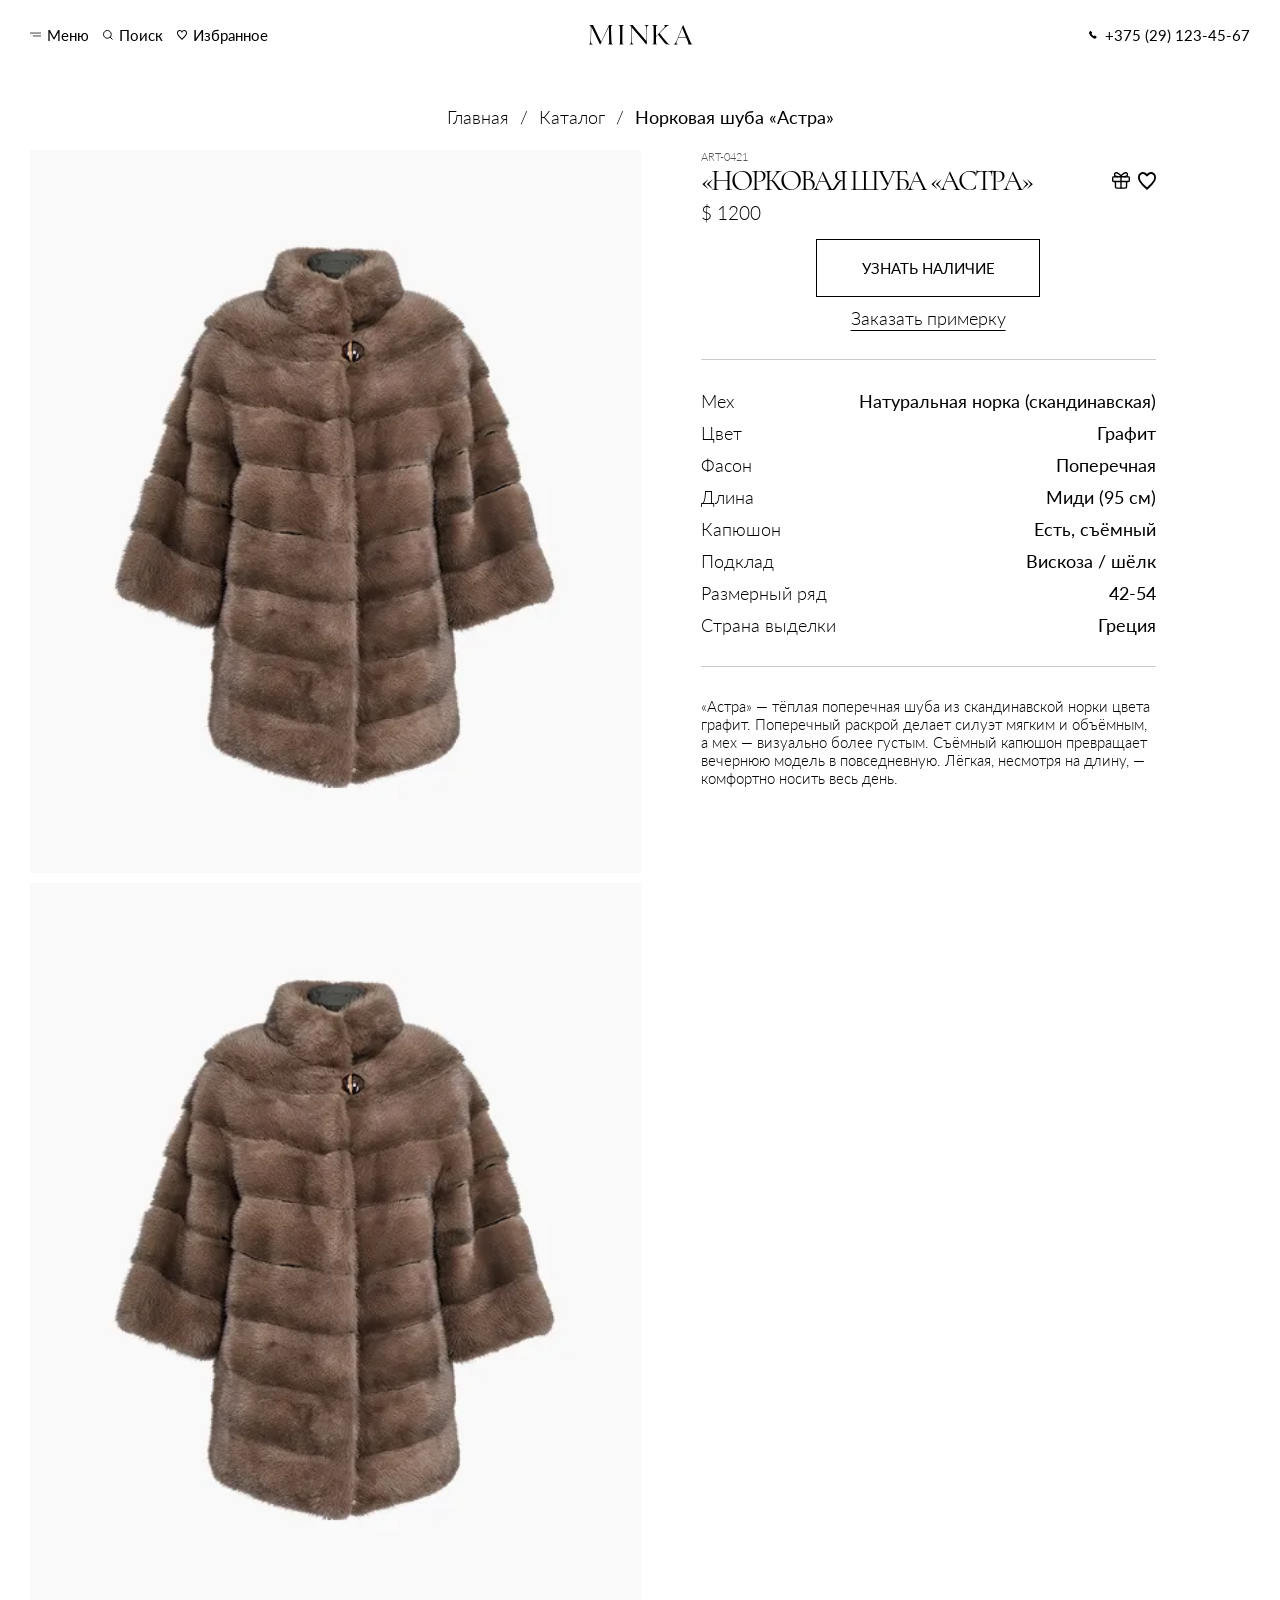
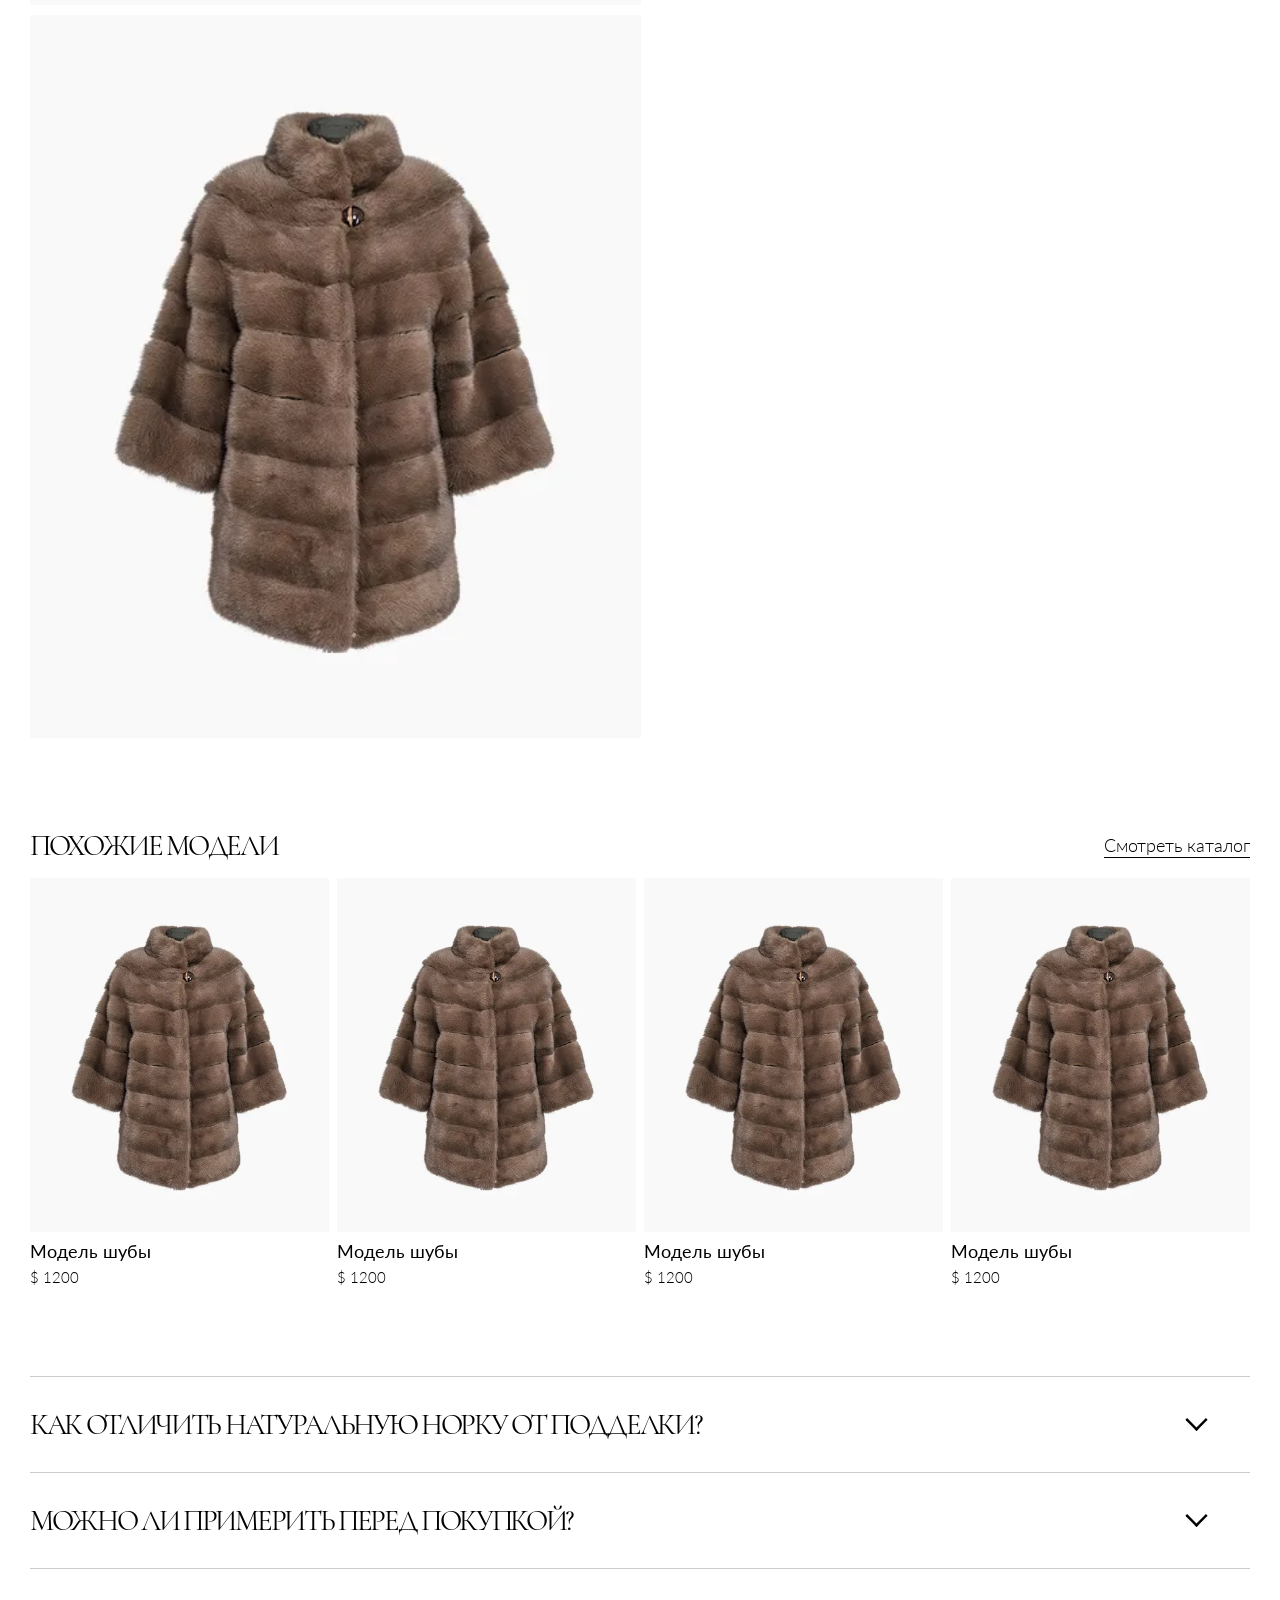
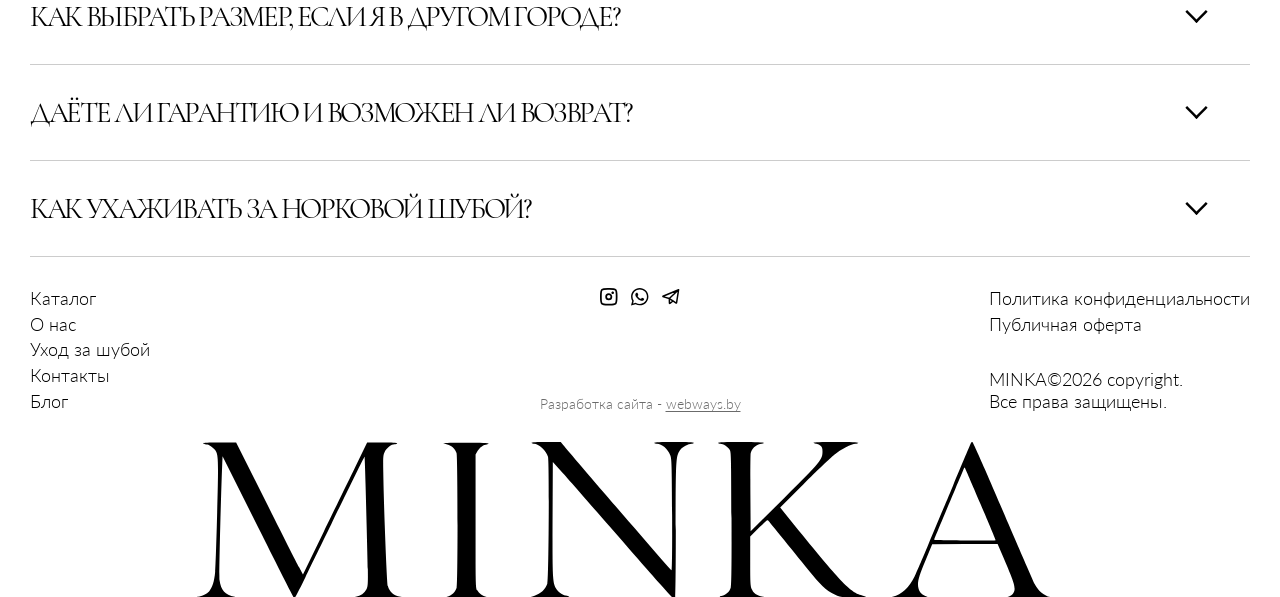
<file: single.html>
<!DOCTYPE html>
<html lang="ru">
<head>
    <meta charset="UTF-8">
    <meta name="viewport" content="width=device-width, initial-scale=1.0">
      <link rel="icon" href="assets/icons/favicon.ico" sizes="any">
      <link rel="icon" type="image/png" sizes="32x32" href="assets/icons/favicon-32x32.png">
      <link rel="icon" type="image/png" sizes="16x16" href="assets/icons/favicon-16x16.png">
      <link rel="apple-touch-icon" sizes="180x180" href="assets/icons/apple-touch-icon.png">
      <link rel="manifest" href="assets/icons/site.webmanifest">
      <meta name="theme-color" content="#ffffff">
      <link rel="stylesheet" href="css/aos.css">
      <link rel="stylesheet" href="css/swiper-bundle.min.css">
      <link rel="stylesheet" href="css/normalize.css">
      <link rel="stylesheet" href="css/style.css">
      <link rel="stylesheet" href="css/media.css">
      <link rel="stylesheet" href="css/single.css">
      <link rel="stylesheet" href="css/media-single.css"> 
      <script>document.documentElement.style.setProperty("--fixed-vh", window.innerHeight + "px");</script>
      <title>Minka - Норковая шуба «Астра»</title>
      <meta name="description" content="Женская норковая шуба «Астра» из натуральной скандинавской норки: цвет графит, поперечный фасон, длина миди (95 см), съёмный капюшон, размерный ряд 42–54. Производство MINKA.">
      <link rel="canonical" href="https://minka.by/single.html">
      <meta property="og:type" content="product">
      <meta property="og:url" content="https://minka.by/single.html">
      <meta property="og:title" content="Норковая шуба «Астра» — MINKA">
      <meta property="og:description" content="Женская норковая шуба «Астра» из натуральной скандинавской норки: цвет графит, поперечный фасон, длина миди (95 см), съёмный капюшон, размерный ряд 42–54. Производство MINKA.">
      <meta property="og:image" content="https://minka-gilt.vercel.app/assets/img/single-og.jpg">
      <meta property="og:image:width" content="1200">
      <meta property="og:image:height" content="630">
      <meta property="og:site_name" content="MINKA">
      <meta property="og:locale" content="ru_RU">
      <meta property="product:price:amount" content="1200">
      <meta property="product:price:currency" content="USD">
      <meta name="twitter:card" content="summary_large_image">
      <meta name="twitter:title" content="Норковая шуба «Астра» — MINKA">
      <meta name="twitter:description" content="Женская норковая шуба «Астра» из натуральной скандинавской норки: цвет графит, поперечный фасон, длина миди (95 см), съёмный капюшон, размерный ряд 42–54. Производство MINKA.">
      <meta name="twitter:image" content="https://minka-gilt.vercel.app/assets/img/single-og.jpg">
      <script type="application/ld+json">
{
  "@context": "https://schema.org",
  "@type": "BreadcrumbList",
  "itemListElement": [
    {
      "@type": "ListItem",
      "position": 1,
      "name": "Главная",
      "item": "https://minka.by/"
    },
    {
      "@type": "ListItem",
      "position": 2,
      "name": "Каталог",
      "item": "https://minka.by/catalog.html"
    },
    {
      "@type": "ListItem",
      "position": 3,
      "name": "Норковая шуба «Астра»",
      "item": "https://minka.by/single.html"
    }
  ]
}
      </script>
      <script type="application/ld+json">
{
  "@context": "https://schema.org",
  "@type": "Product",
  "name": "Норковая шуба «Астра»",
  "image": [
    "https://minka.by/assets/img/popular-card-1.webp"
  ],
  "description": "Женская норковая шуба «Астра» из натуральной скандинавской норки: цвет графит, поперечный фасон, длина миди (95 см), съёмный капюшон, размерный ряд 42–54. Производство MINKA.",
  "sku": "ART-0421",
  "category": "Норковые шубы",
  "brand": {
    "@type": "Brand",
    "name": "MINKA"
  },
  "color": "Графит",
  "material": "Натуральная норка",
  "offers": {
    "@type": "Offer",
    "url": "https://minka.by/single.html",
    "priceCurrency": "USD",
    "price": "1200",
    "availability": "https://schema.org/InStock",
    "itemCondition": "https://schema.org/NewCondition",
    "seller": {
      "@type": "Organization",
      "name": "MINKA"
    }
  }
}
      </script>
</head>
<body>

<a class="skip-link" href="#main-content">Перейти к содержимому</a>

<header class="header">
    <div class="container header__container">
        <div class="header__left">
            <button class="header__btn header__btn--burger" type="button" data-menu-open>
                <img src="assets/icons/burger-menu.svg" alt="" width="15" height="5">
                <span>Меню</span>
            </button>
            <button class="header__btn header__btn--search" type="button" data-search-open>
                <img src="assets/icons/search-icon.svg" alt="" width="12" height="12">
                <span>Поиск</span>
            </button>
            <a class="header__btn header__btn--favorites" href="favorites.html">
                <img src="assets/icons/favorites.svg" alt="" width="12" height="12">
                <span>Избранное</span>
            </a>
        </div>

        <a class="header__logo" href="index.html">
            <img src="assets/icons/logo.svg" alt="MINKA" width="145" height="26">
        </a>

        <a class="header__phone" href="tel:+375291234567">
            <img src="assets/icons/call.svg" alt="" width="10" height="10">
            <span>+375 (29) 123-45-67</span>
        </a>
    </div>
</header>

<div class="menu-overlay" data-menu-close></div>
<div class="menu" id="menu" data-lenis-prevent role="dialog" aria-modal="true" aria-label="Главное меню">
    <div class="menu__panel">
        <button class="menu__close" type="button" data-menu-close aria-label="Закрыть меню">
            <img src="assets/icons/close.svg" alt="" width="18" height="18">
        </button>

        <div class="container">
            <a class="menu__logo" href="index.html">
                <img src="assets/icons/logo-dark.svg" alt="MINKA" width="261" height="47">
            </a>

            <div class="menu__body">
                <nav class="menu__nav">
                    <a class="menu__link section-title" href="catalog.html" data-menu-target="catalog">Каталог</a>
                    <a class="menu__link section-title" href="about-us.html" data-menu-target="about">О нас</a>
                    <a class="menu__link section-title" href="care.html" data-menu-target="care">Уход за шубой</a>
                    <a class="menu__link section-title" href="contacts.html" data-menu-target="contacts">Контакты</a>
                    <a class="menu__link section-title" href="blog.html" data-menu-target="blog">Блог</a>
                </nav>

                <div class="menu__preview">
                    <div class="menu__card menu__card--active" data-menu-card="default">
                        <p class="menu__desc">MINKA — только натуральная норка. Собственное производство, прямые поставки с аукционов, без посредников. Более 200 моделей в наличии и под заказ. Индивидуальная примерка в шоуруме, помощь с выбором <br> и бережный уход — всё, чтобы шуба радовала десятилетиями.</p>
                        <img class="menu__img" src="assets/img/menu-card-0.webp" alt="" width="915" height="583">
                    </div>
                    <div class="menu__card" data-menu-card="catalog">
                        <p class="menu__desc">Более 200 моделей норковых шуб в наличии и под заказ. От сдержанной классики до актуальных фасонов — каждая модель прошла отбор по качеству меха, кроя и фурнитуры. Коллекция обновляется регулярно.</p>
                        <img class="menu__img" src="assets/img/menu-card-1.webp" alt="" width="915" height="583">
                    </div>
                    <div class="menu__card" data-menu-card="about">
                        <p class="menu__desc">MINKA — это 12 лет работы с натуральной норкой. Наша специализация — только норковые шубы. Закупаем мех напрямую на международных аукционах, шьём на собственном производстве. Без посредников и лишних наценок.</p>
                        <img class="menu__img" src="assets/img/menu-card-2.webp" alt="" width="915" height="583">
                    </div>
                    <div class="menu__card" data-menu-card="care">
                        <p class="menu__desc">Норка — живой мех. Несколько простых привычек сохранят блеск, форму и густоту подпушка на много сезонов. Здесь — всё, что мы советуем нашим клиентам: от хранения до поведения в дождь и снег.</p>
                        <img class="menu__img" src="assets/img/menu-card-3.webp" alt="" width="915" height="583">
                    </div>
                    <div class="menu__card" data-menu-card="contacts">
                        <p class="menu__desc">Шоурум для индивидуальной примерки, телефон для записи и любых вопросов. Приезжайте — покажем модели вживую, поможем с размером и фасоном. Мы на связи удобным вам способом.</p>
                        <img class="menu__img" src="assets/img/menu-card-4.webp" alt="" width="915" height="583">
                    </div>
                    <div class="menu__card" data-menu-card="blog">
                        <p class="menu__desc">Статьи о мехе, выборе норковой шубы и тонкостях, которые полезно знать перед покупкой. Опыт, наблюдения и рекомендации от команды MINKA.</p>
                        <img class="menu__img" src="assets/img/menu-card-5.webp" alt="" width="915" height="583">
                    </div>
                </div>
            </div>
        </div>
    </div>
</div>

<div class="search-overlay" data-search-close></div>
<div class="search" id="search" data-lenis-prevent role="dialog" aria-modal="true" aria-label="Поиск по сайту">
    <div class="search__panel">
        <button class="search__close" type="button" data-search-close aria-label="Закрыть поиск">
            <img src="assets/icons/close.svg" alt="" width="18" height="18">
        </button>

        <div class="container">
            <a class="search__logo" href="index.html">
                <img src="assets/icons/logo-dark.svg" alt="MINKA" width="261" height="47">
            </a>

            <div class="search__box">
                <form class="search__form" role="search">
                    <input class="search__input" type="text" placeholder="Начните искать" aria-label="Поиск по каталогу" autocomplete="off" role="combobox" aria-expanded="false" aria-controls="searchSuggest" aria-autocomplete="list">
                    <button class="search__clear" type="button" data-search-clear>Очистить</button>
                </form>
                <div class="search__suggest" id="searchSuggest" role="listbox" aria-label="Варианты поиска"></div>
                <p class="search__empty" role="status" aria-live="polite"></p>
            </div>

            <div class="search__results">
                <p class="hero__availability popular__link search__count" aria-live="polite" aria-atomic="true">435 результатов</p>
                <div class="search__grid"></div>
            </div>

            <div class="popular popular--slider search__popular">
                <div class="popular__top">
                    <h2 class="popular__title section-title">Может быть интересно</h2>
                    <a class="hero__availability popular__link" href="catalog.html">Смотреть каталог</a>
                    <div class="popular__nav">
                        <button class="popular__arrow popular__arrow--prev" type="button" aria-label="Предыдущий слайд">
                            <img src="assets/icons/slider-arrow.svg" alt="" width="10" height="16">
                        </button>
                        <button class="popular__arrow popular__arrow--next" type="button" aria-label="Следующий слайд">
                            <img src="assets/icons/slider-arrow.svg" alt="" width="10" height="16">
                        </button>
                    </div>
                </div>

                <div class="popular__slider">
                <div class="popular__list">
                    <div class="popular-card">
                        <button class="popular-card__fav" type="button" aria-label="В избранное">
                            <img src="assets/icons/favorite.svg" alt="" width="24" height="24">
                        </button>
                        <a class="popular-card__link" href="single.html">
<img class="popular-card__img" src="assets/img/popular-card-1.webp" alt="Модель шубы" width="452" height="535">
<img class="popular-card__img popular-card__img--hover" src="assets/img/review-card-1.webp" alt="" width="452" height="535" aria-hidden="true">
                        <p class="popular-card__title">Модель шубы</p>
                        <p class="popular-card__price">$ 1200</p>
                        </a>
                    </div>
                    <div class="popular-card">
                        <button class="popular-card__fav" type="button" aria-label="В избранное">
                            <img src="assets/icons/favorite.svg" alt="" width="24" height="24">
                        </button>
                        <a class="popular-card__link" href="single.html">
<img class="popular-card__img" src="assets/img/popular-card-1.webp" alt="Модель шубы" width="452" height="535">
<img class="popular-card__img popular-card__img--hover" src="assets/img/review-card-1.webp" alt="" width="452" height="535" aria-hidden="true">
                        <p class="popular-card__title">Модель шубы</p>
                        <p class="popular-card__price">$ 1200</p>
                        </a>
                    </div>
                    <div class="popular-card">
                        <button class="popular-card__fav" type="button" aria-label="В избранное">
                            <img src="assets/icons/favorite.svg" alt="" width="24" height="24">
                        </button>
                        <a class="popular-card__link" href="single.html">
<img class="popular-card__img" src="assets/img/popular-card-1.webp" alt="Модель шубы" width="452" height="535">
<img class="popular-card__img popular-card__img--hover" src="assets/img/review-card-1.webp" alt="" width="452" height="535" aria-hidden="true">
                        <p class="popular-card__title">Модель шубы</p>
                        <p class="popular-card__price">$ 1200</p>
                        </a>
                    </div>
                    <div class="popular-card">
                        <button class="popular-card__fav" type="button" aria-label="В избранное">
                            <img src="assets/icons/favorite.svg" alt="" width="24" height="24">
                        </button>
                        <a class="popular-card__link" href="single.html">
<img class="popular-card__img" src="assets/img/popular-card-1.webp" alt="Модель шубы" width="452" height="535">
<img class="popular-card__img popular-card__img--hover" src="assets/img/review-card-1.webp" alt="" width="452" height="535" aria-hidden="true">
                        <p class="popular-card__title">Модель шубы</p>
                        <p class="popular-card__price">$ 1200</p>
                        </a>
                    </div>
                </div>
                </div>

                <div class="popular__pagination"></div>

                <a class="hero__availability popular__link popular__link--search" href="catalog.html">Смотреть каталог</a>
            </div>
        </div>
    </div>
</div>

<main id="main-content">
<div class="catalog" data-aos="fade-up">
    <div class="container">
        <nav class="catalog__breadcrumbs" aria-label="Навигационная цепочка">
            <a class="catalog__crumb" href="index.html">Главная</a>
            <span class="catalog__sep">/</span>
            <a class="catalog__crumb" href="catalog.html">Каталог</a>
            <span class="catalog__sep">/</span>
            <span class="catalog__crumb catalog__crumb--current" aria-current="page">Норковая шуба «Астра»</span>
        </nav>
    </div>
</div>

<section class="single" data-aos="fade-up">
    <div class="single__layout container">
        <div class="single__gallery">
            <div class="single__slider">
                <div class="single__gallery-list">
                    <img class="single__img" src="assets/img/popular-card-1.webp" alt="Норковая шуба «Астра»" width="452" height="535">
                    <img class="single__img" src="assets/img/popular-card-1.webp" alt="" width="452" height="535">
                    <img class="single__img" src="assets/img/popular-card-1.webp" alt="" width="452" height="535">
                </div>
                <button class="single__arrow single__arrow--prev" type="button" aria-label="Предыдущее фото">
                    <img src="assets/icons/slider-arrow.svg" alt="" width="10" height="16">
                </button>
                <button class="single__arrow single__arrow--next" type="button" aria-label="Следующее фото">
                    <img src="assets/icons/slider-arrow.svg" alt="" width="10" height="16">
                </button>
            </div>
            <div class="single__pagination"></div>
        </div>

        <div class="single__info">
            <div class="single__head">
                <span class="single__art">ART-0421</span>
                <div class="single__title-row">
                    <h1 class="single__title section-title">«Норковая шуба «Астра»</h1>
                    <div class="single__icons">
                        <button class="single__icon" type="button" aria-label="В подарок" data-popup="gift">
                            <img src="assets/icons/gift.svg" alt="" width="24" height="24">
                        </button>
                        <button class="single__icon single__fav" type="button" aria-label="В избранное">
                            <img src="assets/icons/favorite.svg" alt="" width="24" height="24">
                        </button>
                    </div>
                </div>
                <p class="single__price">$ 1200</p>

                <button class="single__availability hero__catalog buy__catalog" type="button" data-popup="cta">Узнать наличие</button>
                <button class="hero__availability popular__link single__fitting" data-popup="showroom" type="button">Заказать примерку</button>
            </div>

            <div class="single__specs">
                <div class="single__spec"><span class="single__spec-label">Мех</span><span class="single__spec-value">Натуральная норка (скандинавская)</span></div>
                <div class="single__spec"><span class="single__spec-label">Цвет</span><span class="single__spec-value">Графит</span></div>
                <div class="single__spec"><span class="single__spec-label">Фасон</span><span class="single__spec-value">Поперечная</span></div>
                <div class="single__spec"><span class="single__spec-label">Длина</span><span class="single__spec-value">Миди (95 см)</span></div>
                <div class="single__spec"><span class="single__spec-label">Капюшон</span><span class="single__spec-value">Есть, съёмный</span></div>
                <div class="single__spec"><span class="single__spec-label">Подклад</span><span class="single__spec-value">Вискоза / шёлк</span></div>
                <div class="single__spec"><span class="single__spec-label">Размерный ряд</span><span class="single__spec-value">42-54</span></div>
                <div class="single__spec"><span class="single__spec-label">Страна выделки</span><span class="single__spec-value">Греция</span></div>
            </div>

            <p class="single__desc">«Астра» — тёплая поперечная шуба из скандинавской норки цвета графит. Поперечный раскрой делает силуэт мягким и объёмным, а мех — визуально более густым. Съёмный капюшон превращает вечернюю модель в повседневную. Лёгкая, несмотря на длину, — комфортно носить весь день.</p>
        </div>
    </div>
</section>

<section class="popular popular--slider section-padding" data-aos="fade-up">
    <div class="container">
        <div class="popular__top">
            <h2 class="popular__title section-title">Похожие модели</h2>
            <a class="hero__availability popular__link" href="catalog.html">Смотреть каталог</a>
            <div class="popular__nav">
                <button class="popular__arrow popular__arrow--prev" type="button" aria-label="Предыдущий слайд">
                    <img src="assets/icons/slider-arrow.svg" alt="" width="10" height="16">
                </button>
                <button class="popular__arrow popular__arrow--next" type="button" aria-label="Следующий слайд">
                    <img src="assets/icons/slider-arrow.svg" alt="" width="10" height="16">
                </button>
            </div>
        </div>

        <div class="popular__slider">
        <div class="popular__list">
            <div class="popular-card">
                <button class="popular-card__fav" type="button" aria-label="В избранное">
                    <img src="assets/icons/favorite.svg" alt="" width="24" height="24">
                </button>
                <a class="popular-card__link" href="single.html">
<img class="popular-card__img" src="assets/img/popular-card-1.webp" alt="Модель шубы" width="452" height="535">
<img class="popular-card__img popular-card__img--hover" src="assets/img/review-card-1.webp" alt="" width="452" height="535" aria-hidden="true">
                <p class="popular-card__title">Модель шубы</p>
                <p class="popular-card__price">$ 1200</p>
                </a>
            </div>
            <div class="popular-card">
                <button class="popular-card__fav" type="button" aria-label="В избранное">
                    <img src="assets/icons/favorite.svg" alt="" width="24" height="24">
                </button>
                <a class="popular-card__link" href="single.html">
<img class="popular-card__img" src="assets/img/popular-card-1.webp" alt="Модель шубы" width="452" height="535">
<img class="popular-card__img popular-card__img--hover" src="assets/img/review-card-1.webp" alt="" width="452" height="535" aria-hidden="true">
                <p class="popular-card__title">Модель шубы</p>
                <p class="popular-card__price">$ 1200</p>
                </a>
            </div>
            <div class="popular-card">
                <button class="popular-card__fav" type="button" aria-label="В избранное">
                    <img src="assets/icons/favorite.svg" alt="" width="24" height="24">
                </button>
                <a class="popular-card__link" href="single.html">
<img class="popular-card__img" src="assets/img/popular-card-1.webp" alt="Модель шубы" width="452" height="535">
<img class="popular-card__img popular-card__img--hover" src="assets/img/review-card-1.webp" alt="" width="452" height="535" aria-hidden="true">
                <p class="popular-card__title">Модель шубы</p>
                <p class="popular-card__price">$ 1200</p>
                </a>
            </div>
            <div class="popular-card">
                <button class="popular-card__fav" type="button" aria-label="В избранное">
                    <img src="assets/icons/favorite.svg" alt="" width="24" height="24">
                </button>
                <a class="popular-card__link" href="single.html">
<img class="popular-card__img" src="assets/img/popular-card-1.webp" alt="Модель шубы" width="452" height="535">
<img class="popular-card__img popular-card__img--hover" src="assets/img/review-card-1.webp" alt="" width="452" height="535" aria-hidden="true">
                <p class="popular-card__title">Модель шубы</p>
                <p class="popular-card__price">$ 1200</p>
                </a>
            </div>
        </div>
        </div>

        <div class="popular__pagination"></div>

        <a class="popular__catalog hero__catalog buy__catalog" href="catalog.html">Смотреть каталог</a>
    </div>
</section>

<section class="faq section-padding">
    <div class="container">
        <ul class="faq__list">
            <li class="faq__item" data-aos="fade-up" data-aos-delay="100">
                <h3 class="faq__question section-title">
                    <button class="faq__header" type="button" aria-expanded="false">
                        <span class="faq__question section-title">Как отличить натуральную норку от подделки?</span>
                        <img class="faq__chevron" src="assets/icons/chevron.svg" alt="" width="28" height="16">
                    </button>
                </h3>
                <div class="faq__answer">
                    <div class="faq__answer-inner">
                        <p class="faq__text">У натуральной норки мягкая эластичная мездра и живой блеск ворса, густая упругая подпушь; изделие лёгкое и тёплое. Искусственный мех жёстче, ворс одинаковой длины и «стеклянно» блестит. При покупке просите документы и гарантию на изделие.</p>
                    </div>
                </div>
            </li>

            <li class="faq__item" data-aos="fade-up" data-aos-delay="200">
                <h3 class="faq__question section-title">
                    <button class="faq__header" type="button" aria-expanded="false">
                        <span class="faq__question section-title">Можно ли примерить перед покупкой?</span>
                        <img class="faq__chevron" src="assets/icons/chevron.svg" alt="" width="28" height="16">
                    </button>
                </h3>
                <div class="faq__answer">
                    <div class="faq__answer-inner">
                        <p class="faq__text">Да. В нашем шоуруме можно примерить любую понравившуюся модель и оценить посадку, цвет и длину. Запишитесь по телефону — заранее подберём варианты под ваш размер и фасон.</p>
                    </div>
                </div>
            </li>

            <li class="faq__item" data-aos="fade-up" data-aos-delay="300">
                <h3 class="faq__question section-title">
                    <button class="faq__header" type="button" aria-expanded="false">
                        <span class="faq__question section-title">Как выбрать размер, если я в другом городе?</span>
                        <img class="faq__chevron" src="assets/icons/chevron.svg" alt="" width="28" height="16">
                    </button>
                </h3>
                <div class="faq__answer">
                    <div class="faq__answer-inner">
                        <p class="faq__text">Снимите мерки (обхват груди, талии, бёдер, длину рукава и изделия) и пришлите нам — поможем с размером. При необходимости отправим дополнительные фото и видео модели, а обмен по размеру согласуем заранее.</p>
                    </div>
                </div>
            </li>

            <li class="faq__item" data-aos="fade-up" data-aos-delay="400">
                <h3 class="faq__question section-title">
                    <button class="faq__header" type="button" aria-expanded="false">
                        <span class="faq__question section-title">Даёте ли гарантию и возможен ли возврат?</span>
                        <img class="faq__chevron" src="assets/icons/chevron.svg" alt="" width="28" height="16">
                    </button>
                </h3>
                <div class="faq__answer">
                    <div class="faq__answer-inner">
                        <p class="faq__text">На каждое изделие действует гарантия. Возврат и обмен товара надлежащего качества возможны в сроки, установленные законодательством, при сохранении товарного вида, ярлыков и пломб.</p>
                    </div>
                </div>
            </li>

            <li class="faq__item" data-aos="fade-up" data-aos-delay="400">
                <h3 class="faq__question section-title">
                    <button class="faq__header" type="button" aria-expanded="false">
                        <span class="faq__question section-title">Как ухаживать за норковой шубой?</span>
                        <img class="faq__chevron" src="assets/icons/chevron.svg" alt="" width="28" height="16">
                    </button>
                </h3>
                <div class="faq__answer">
                    <div class="faq__answer-inner">
                        <p class="faq__text">Храните шубу на широких плечиках в дышащем чехле, сушите при комнатной температуре без фена и батарей, снег стряхивайте сразу. Не наносите на мех духи и лак. Раз в 1–2 сезона — профессиональная меховая чистка.</p>
                    </div>
                </div>
            </li>
        </ul>
    </div>
</section>

</main>

<footer class="footer">
    <div class="container footer__container">
        <div class="footer__top">
            <nav class="footer__nav">
                <a class="footer__link" href="catalog.html">Каталог</a>
                <a class="footer__link" href="about-us.html">О нас</a>
                <a class="footer__link" href="care.html">Уход за шубой</a>
                <a class="footer__link" href="contacts.html">Контакты</a>
                <a class="footer__link" href="blog.html">Блог</a>
            </nav>

            <div class="footer__center">
                <div class="footer__socials">
                    <a class="footer__social" href="#" aria-label="Instagram">
                        <img src="assets/icons/ig.svg" alt="" width="24" height="24">
                    </a>
                    <a class="footer__social" href="#" aria-label="WhatsApp">
                        <img src="assets/icons/whatsapp.svg" alt="" width="24" height="24">
                    </a>
                    <a class="footer__social footer__social--telegram" href="#" aria-label="Telegram">
                        <img src="assets/icons/tg.svg" alt="" width="21" height="19">
                    </a>
                </div>
                <p class="footer__dev">Разработка сайта&nbsp;- <a href="https://webways.by" target="_blank" rel="noopener">webways.by</a></p>
            </div>

            <div class="footer__policy">
                <nav class="footer__policy-links">
                    <a class="footer__link" href="privacy-policy.html">Политика конфиденциальности</a>
                    <a class="footer__link" href="terms-and-conditions.html">Публичная оферта</a>
                </nav>
                <span class="footer__copyright">MINKA©2026 copyright. Все права защищены.</span>
            </div>
        </div>

        <div class="footer__logo">
            <img src="assets/icons/footer-logo.svg" alt="MINKA" width="1346" height="235">
        </div>
    </div>
</footer>

<div class="popup" data-popup-window="showroom" role="dialog" aria-modal="true" aria-label="Записаться в шоурум">
    <div class="popup__window">
        <div class="popup__image">
            <img src="assets/img/popup-card-showroom.webp" alt="" width="607" height="737">
        </div>

        <div class="popup__body" data-lenis-prevent>
            <button class="popup__close" type="button" data-popup-close aria-label="Закрыть">
                <img src="assets/icons/close.svg" alt="" width="18" height="18">
            </button>

            <h2 class="popup__title section-title">Записаться в шоурум</h2>
            <p class="popup__desc">Оставьте свои данные и мы свяжемся с вами для уточнения деталей</p>

            <form class="popup__form">
                <div class="popup__inputs">
                    <input class="popup__input" type="text" placeholder="Имя" aria-label="Имя">
                    <input class="popup__input" type="tel" placeholder="Телефон" aria-label="Телефон">
                    <input class="popup__input" type="text" placeholder="Дата" aria-label="Дата">
                    <input class="popup__input" type="text" placeholder="Время" aria-label="Время">
                    <input class="popup__input" type="text" placeholder="Комментарий" aria-label="Комментарий">
                </div>

                <span class="popup__label">Где с вами связаться?</span>
                <div class="popup__checks">
                    <label class="popup__check">
                        <input class="popup__check-input" type="radio" name="contact" value="Телефон">
                        <span class="popup__box"></span>
                        <span>Телефон</span>
                    </label>
                    <label class="popup__check">
                        <input class="popup__check-input" type="radio" name="contact" value="WhatsApp">
                        <span class="popup__box"></span>
                        <span>WhatsApp</span>
                    </label>
                    <label class="popup__check">
                        <input class="popup__check-input" type="radio" name="contact" value="Вайбер">
                        <span class="popup__box"></span>
                        <span>Вайбер</span>
                    </label>
                    <label class="popup__check">
                        <input class="popup__check-input" type="radio" name="contact" value="Telegram">
                        <span class="popup__box"></span>
                        <span>Telegram</span>
                    </label>
                </div>

                <label class="popup__check popup__agree">
                    <input class="popup__check-input" type="checkbox" name="agree">
                    <span class="popup__box"></span>
                    <span>Я соглашаюсь с <a href="privacy-policy.html">обработкой персональных данных</a></span>
                </label>

                <button class="hero__catalog buy__catalog popup__submit" type="submit">Отправить заявку</button>
            </form>
        </div>
    </div>

    <div class="popup__thanks" role="status" tabindex="-1">
        <h2 class="popup__thanks-title section-title">Спасибо!</h2>
        <span class="popup__thanks-lead">Ваша заявка успешно отправлена.</span>
        <p class="popup__thanks-text">Мы свяжемся с вами в ближайшее время и уточним все детали.</p>
        <button class="hero__catalog buy__catalog" type="button" data-popup-close>Хорошо</button>
    </div>
</div>

<div class="popup" data-popup-window="cta" role="dialog" aria-modal="true" aria-label="Оставить заявку">
    <div class="popup__window">
        <div class="popup__image">
            <img src="assets/img/popup-card-showroom.webp" alt="" width="607" height="737">
        </div>

        <div class="popup__body" data-lenis-prevent>
            <button class="popup__close" type="button" data-popup-close aria-label="Закрыть">
                <img src="assets/icons/close.svg" alt="" width="18" height="18">
            </button>

            <h2 class="popup__title section-title">Оставьте контакты</h2>
            <p class="popup__desc">Сообщим наличие размеров, актуальную цену и пришлём дополнительные фото.</p>

            <form class="popup__form">
                <div class="popup__inputs">
                    <input class="popup__input" type="text" placeholder="Имя" aria-label="Имя">
                    <input class="popup__input" type="tel" placeholder="Телефон" aria-label="Телефон">
                    <input class="popup__input" type="text" placeholder="Комментарий" aria-label="Комментарий">
                </div>

                <span class="popup__label">Где с вами связаться?</span>
                <div class="popup__checks">
                    <label class="popup__check">
                        <input class="popup__check-input" type="radio" name="cta-contact" value="Телефон">
                        <span class="popup__box"></span>
                        <span>Телефон</span>
                    </label>
                    <label class="popup__check">
                        <input class="popup__check-input" type="radio" name="cta-contact" value="WhatsApp">
                        <span class="popup__box"></span>
                        <span>WhatsApp</span>
                    </label>
                    <label class="popup__check">
                        <input class="popup__check-input" type="radio" name="cta-contact" value="Вайбер">
                        <span class="popup__box"></span>
                        <span>Вайбер</span>
                    </label>
                    <label class="popup__check">
                        <input class="popup__check-input" type="radio" name="cta-contact" value="Telegram">
                        <span class="popup__box"></span>
                        <span>Telegram</span>
                    </label>
                </div>

                <label class="popup__check popup__agree">
                    <input class="popup__check-input" type="checkbox" name="cta-agree">
                    <span class="popup__box"></span>
                    <span>Я соглашаюсь с <a href="privacy-policy.html">обработкой персональных данных</a></span>
                </label>

                <button class="hero__catalog buy__catalog popup__submit" type="submit">Отправить заявку</button>
            </form>
        </div>
    </div>

    <div class="popup__thanks" role="status" tabindex="-1">
        <h2 class="popup__thanks-title section-title">Спасибо!</h2>
        <span class="popup__thanks-lead">Ваша заявка успешно отправлена.</span>
        <p class="popup__thanks-text">Мы свяжемся с вами в ближайшее время и уточним все детали.</p>
        <button class="hero__catalog buy__catalog" type="button" data-popup-close>Хорошо</button>
    </div>
</div>

<div class="popup popup__gift" data-popup-window="gift" role="dialog" aria-modal="true" aria-label="Намекните близкому о подарке">
    <div class="popup__window">
        <div class="popup__image">
            <img src="assets/img/popular-card-1.webp" alt="" width="607" height="737">
        </div>

        <div class="popup__body" data-lenis-prevent>
            <button class="popup__close" type="button" data-popup-close aria-label="Закрыть">
                <img src="assets/icons/close.svg" alt="" width="18" height="18">
            </button>

            <h2 class="popup__title section-title">Намекните близкому о подарке</h2>

            <div class="popup__gift-text">
                <p>Здравствуйте, <span class="popup__fill popup__fill--wide" data-fill-target="recipient"></span> !</p>
                <p>Мы узнали, что <span class="popup__fill" data-fill-target="sender"></span> мечтает о подарке <br> из ателье норковых шуб «MINKA». Мы внимательно относимся к желаниям наших клиентов и решили намекнуть вам об этом.</p>
                <p>Дарите тепло и будьте внимательны к мечтам близких! Если у вас возникли вопросы или вы хотите обсудить детали, мы всегда готовы помочь.</p>
            </div>

            <form class="popup__form popup__form--gift">
                <span class="popup__label">Кому намекнуть</span>
                <div class="popup__inputs">
                    <input class="popup__input" type="text" placeholder="Имя" aria-label="Имя" data-fill-source="recipient">
                    <input class="popup__input" type="email" placeholder="Эл. почта" aria-label="Эл. почта">
                </div>

                <span class="popup__label">От кого</span>
                <div class="popup__inputs">
                    <input class="popup__input" type="text" placeholder="Имя" aria-label="Имя" data-fill-source="sender">
                    <input class="popup__input" type="email" placeholder="Эл. почта" aria-label="Эл. почта">
                </div>

                <label class="popup__check popup__agree">
                    <input class="popup__check-input" type="checkbox" name="agree">
                    <span class="popup__box"></span>
                    <span>Я соглашаюсь с <a href="privacy-policy.html">обработкой персональных данных</a></span>
                </label>

                <button class="hero__catalog buy__catalog popup__submit" type="submit">Отправить заявку</button>
            </form>
        </div>
    </div>

    <div class="popup__thanks" role="status" tabindex="-1">
        <h2 class="popup__thanks-title section-title">Спасибо!</h2>
        <span class="popup__thanks-lead">Ваш намёк успешно отправлен.</span>
        <p class="popup__thanks-text">Мы бережно передадим его вашему близкому.</p>
        <button class="hero__catalog buy__catalog" type="button" data-popup-close>Хорошо</button>
    </div>
</div>


<script src="js/aos.js"></script>
<script src="js/lenis.min.js"></script>
<script src="js/swiper-bundle.min.js"></script>
<script src="js/just-validate.production.min.js"></script><script src="js/main.js"></script>
</body>
</html>
</file>
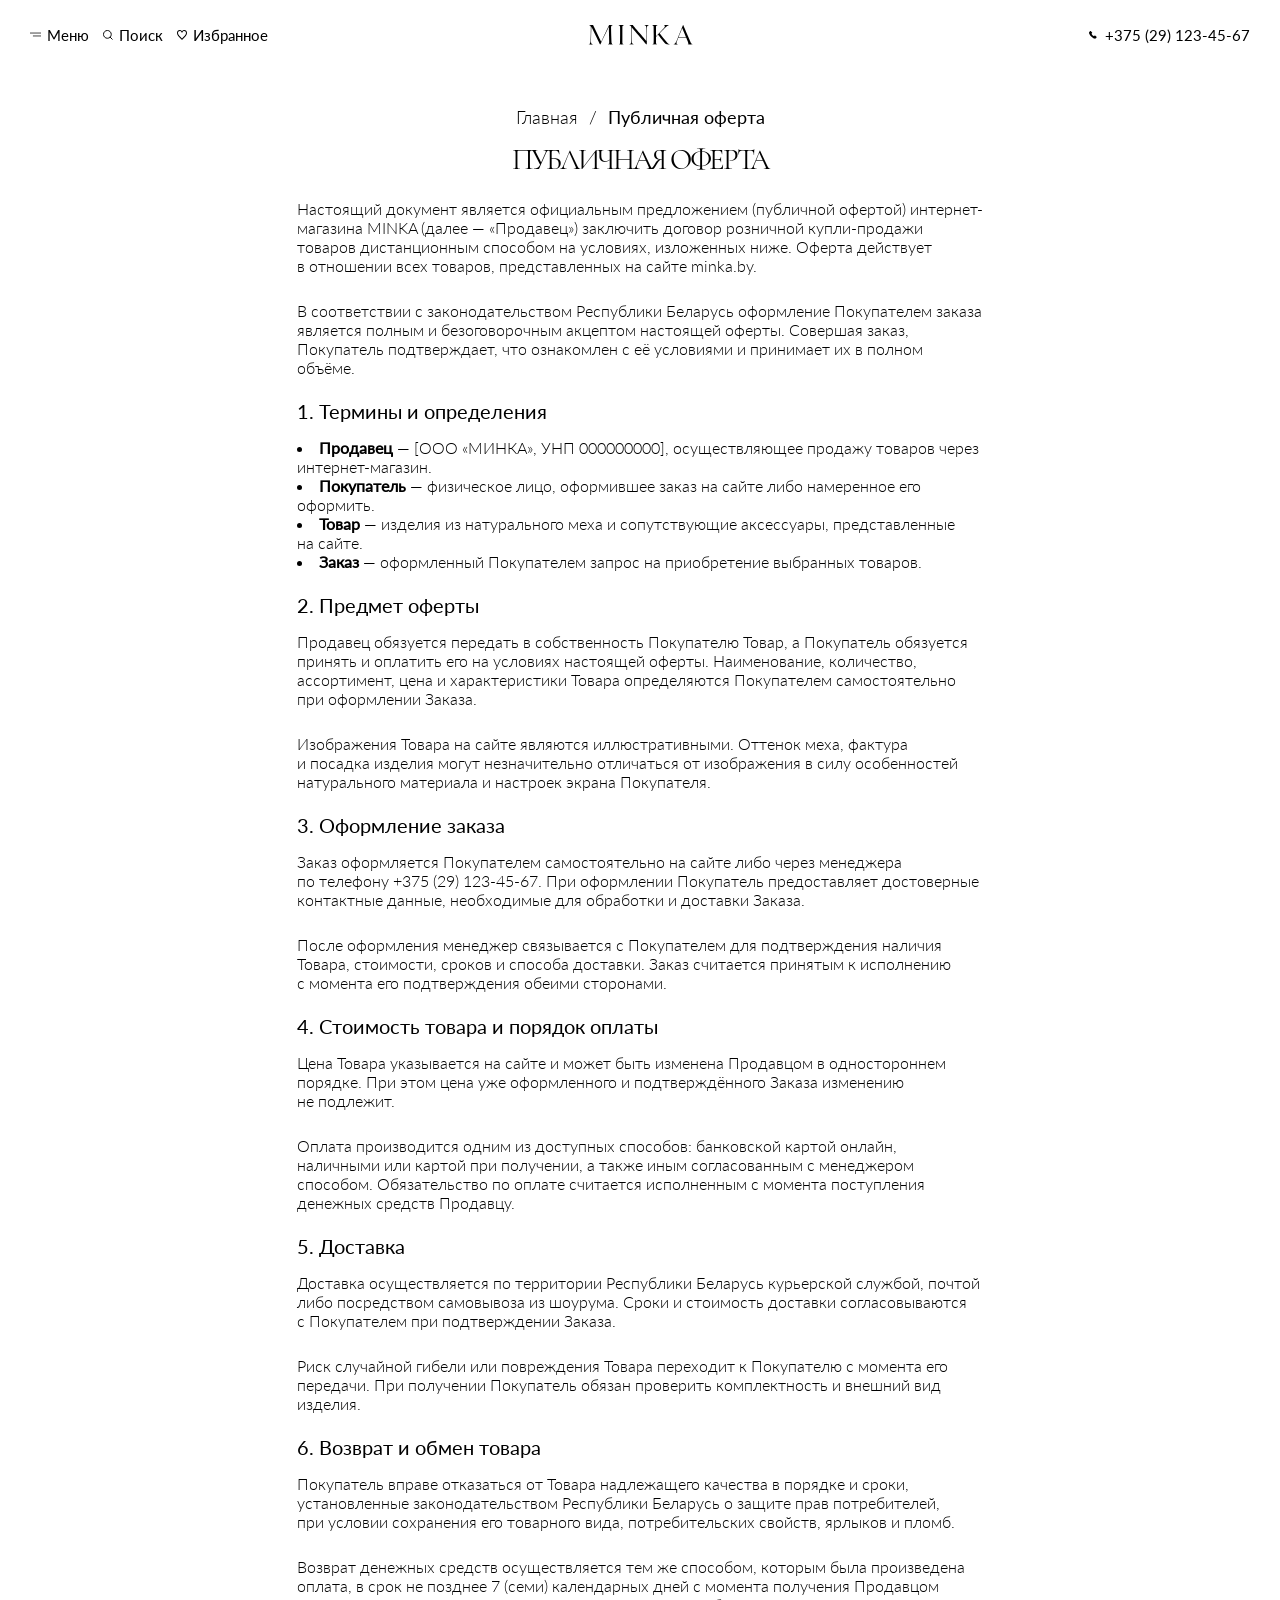
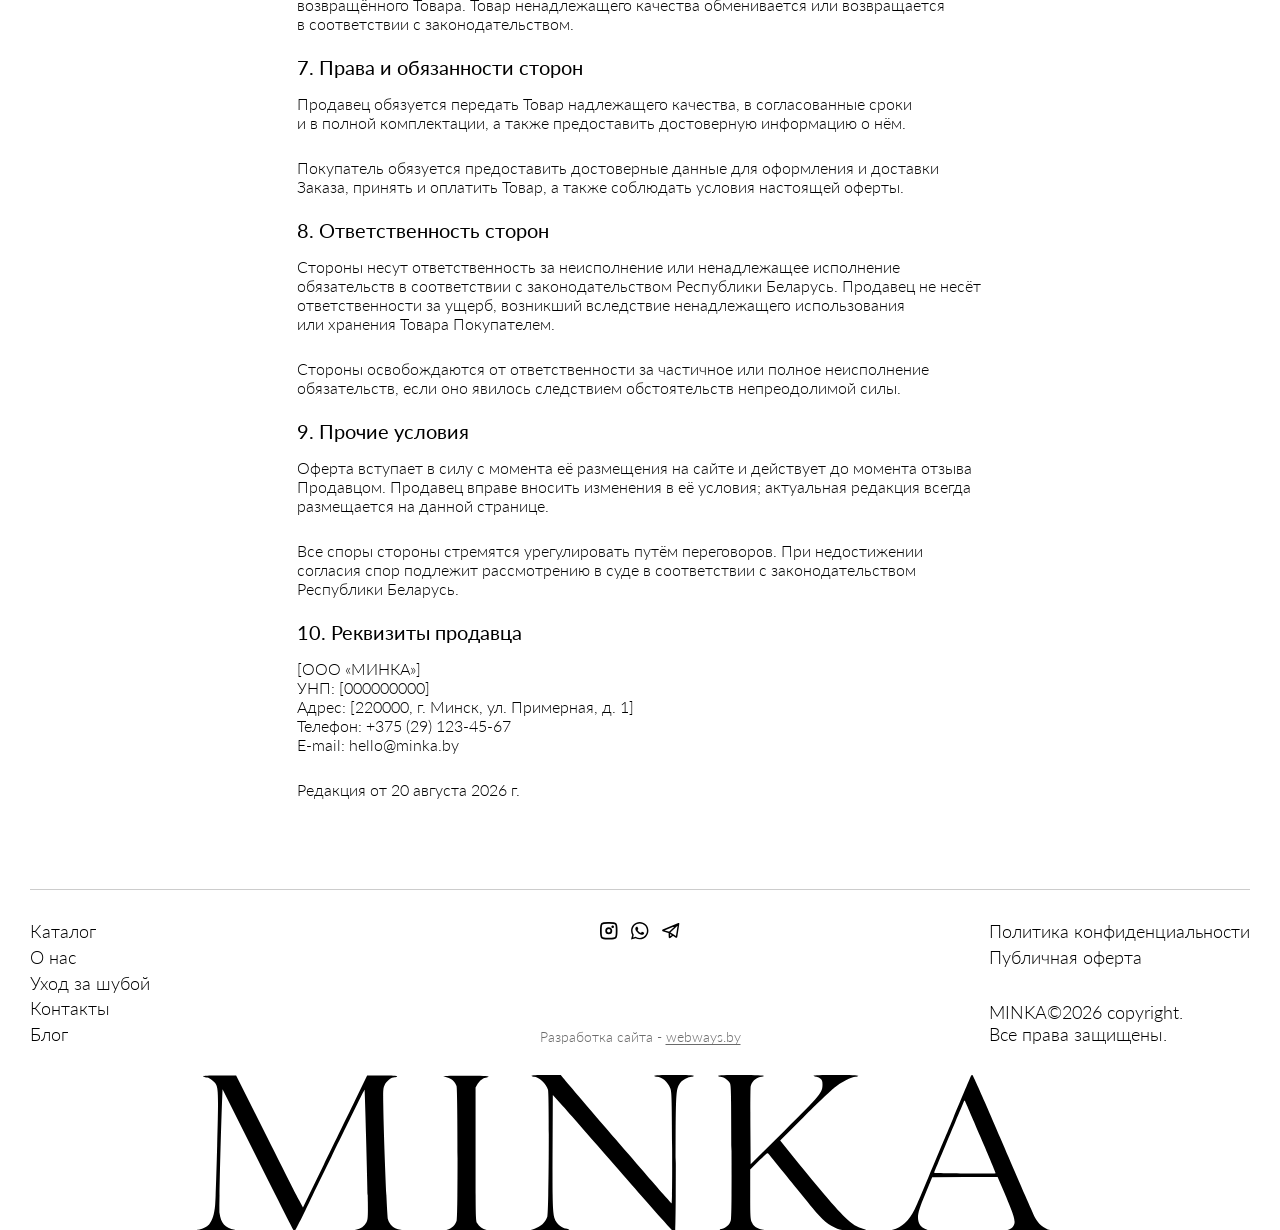
<file: terms-and-conditions.html>
<!DOCTYPE html>
<html lang="ru">
<head>
    <meta charset="UTF-8">
    <meta name="viewport" content="width=device-width, initial-scale=1.0">
      <link rel="icon" href="assets/icons/favicon.ico" sizes="any">
      <link rel="icon" type="image/png" sizes="32x32" href="assets/icons/favicon-32x32.png">
      <link rel="icon" type="image/png" sizes="16x16" href="assets/icons/favicon-16x16.png">
      <link rel="apple-touch-icon" sizes="180x180" href="assets/icons/apple-touch-icon.png">
      <link rel="manifest" href="assets/icons/site.webmanifest">
      <meta name="theme-color" content="#ffffff">
      <link rel="stylesheet" href="css/aos.css">
      <link rel="stylesheet" href="css/swiper-bundle.min.css">
      <link rel="stylesheet" href="css/normalize.css">
      <link rel="stylesheet" href="css/style.css">
      <link rel="stylesheet" href="css/media.css">
      <link rel="stylesheet" href="css/policy.css">
      <link rel="stylesheet" href="css/media-policy.css"> 
      <script>document.documentElement.style.setProperty("--fixed-vh", window.innerHeight + "px");</script>
      <title>Публичная оферта&nbsp;— MINKA</title>
      <meta name="description" content="Публичная оферта MINKA: условия покупки норковых шуб — оформление заказа, оплата, доставка, возврат и обмен. Договор розничной купли-продажи.">
      <link rel="canonical" href="https://minka.by/terms-and-conditions.html">
      <meta property="og:type" content="website">
      <meta property="og:url" content="https://minka.by/terms-and-conditions.html">
      <meta property="og:title" content="Публичная оферта — MINKA">
      <meta property="og:description" content="Публичная оферта MINKA: условия покупки норковых шуб — оформление заказа, оплата, доставка, возврат и обмен. Договор розничной купли-продажи.">
      <meta property="og:image" content="https://minka-gilt.vercel.app/assets/img/og.jpg">
      <meta property="og:image:width" content="1200">
      <meta property="og:image:height" content="630">
      <meta property="og:site_name" content="MINKA">
      <meta property="og:locale" content="ru_RU">
      <meta name="twitter:card" content="summary_large_image">
      <meta name="twitter:title" content="Публичная оферта — MINKA">
      <meta name="twitter:description" content="Публичная оферта MINKA: условия покупки норковых шуб — оформление заказа, оплата, доставка, возврат и обмен. Договор розничной купли-продажи.">
      <meta name="twitter:image" content="https://minka-gilt.vercel.app/assets/img/og.jpg">
      <script type="application/ld+json">
{
  "@context": "https://schema.org",
  "@type": "BreadcrumbList",
  "itemListElement": [
    {
      "@type": "ListItem",
      "position": 1,
      "name": "Главная",
      "item": "https://minka.by/"
    },
    {
      "@type": "ListItem",
      "position": 2,
      "name": "Публичная оферта",
      "item": "https://minka.by/terms-and-conditions.html"
    }
  ]
}
      </script>
</head>
<body>

<a class="skip-link" href="#main-content">Перейти к&nbsp;содержимому</a>

<header class="header">
    <div class="container header__container">
        <div class="header__left">
            <button class="header__btn header__btn--burger" type="button" data-menu-open>
                <img src="assets/icons/burger-menu.svg" alt="" width="15" height="5">
                <span>Меню</span>
            </button>
            <button class="header__btn header__btn--search" type="button" data-search-open>
                <img src="assets/icons/search-icon.svg" alt="" width="12" height="12">
                <span>Поиск</span>
            </button>
            <a class="header__btn header__btn--favorites" href="favorites.html">
                <img src="assets/icons/favorites.svg" alt="" width="12" height="12">
                <span>Избранное</span>
            </a>
        </div>

        <a class="header__logo" href="index.html">
            <img src="assets/icons/logo.svg" alt="MINKA" width="145" height="26">
        </a>

        <a class="header__phone" href="tel:+375291234567">
            <img src="assets/icons/call.svg" alt="" width="10" height="10">
            <span>+375 (29) 123-45-67</span>
        </a>
    </div>
</header>

<div class="menu-overlay" data-menu-close></div>
<div class="menu" id="menu" data-lenis-prevent role="dialog" aria-modal="true" aria-label="Главное меню">
    <div class="menu__panel">
        <button class="menu__close" type="button" data-menu-close aria-label="Закрыть меню">
            <img src="assets/icons/close.svg" alt="" width="18" height="18">
        </button>

        <div class="container">
            <a class="menu__logo" href="index.html">
                <img src="assets/icons/logo-dark.svg" alt="MINKA" width="261" height="47">
            </a>

            <div class="menu__body">
                <nav class="menu__nav">
                    <a class="menu__link section-title" href="catalog.html" data-menu-target="catalog">Каталог</a>
                    <a class="menu__link section-title" href="about-us.html" data-menu-target="about">О&nbsp;нас</a>
                    <a class="menu__link section-title" href="care.html" data-menu-target="care">Уход за&nbsp;шубой</a>
                    <a class="menu__link section-title" href="contacts.html" data-menu-target="contacts">Контакты</a>
                    <a class="menu__link section-title" href="blog.html" data-menu-target="blog">Блог</a>
                </nav>

                <div class="menu__preview">
                    <div class="menu__card menu__card--active" data-menu-card="default">
                        <p class="menu__desc">MINKA&nbsp;— только натуральная норка. Собственное производство, прямые поставки с&nbsp;аукционов, без&nbsp;посредников. Более 200 моделей в&nbsp;наличии и&nbsp;под&nbsp;заказ. Индивидуальная примерка в&nbsp;шоуруме, помощь с&nbsp;выбором <br> и&nbsp;бережный уход&nbsp;— всё, чтобы шуба радовала десятилетиями.</p>
                        <img class="menu__img" src="assets/img/menu-card-0.webp" alt="" width="915" height="583">
                    </div>
                    <div class="menu__card" data-menu-card="catalog">
                        <p class="menu__desc">Более 200 моделей норковых шуб в&nbsp;наличии и&nbsp;под&nbsp;заказ. От&nbsp;сдержанной классики до&nbsp;актуальных фасонов&nbsp;— каждая модель прошла отбор по&nbsp;качеству меха, кроя и&nbsp;фурнитуры. Коллекция обновляется регулярно.</p>
                        <img class="menu__img" src="assets/img/menu-card-1.webp" alt="" width="915" height="583">
                    </div>
                    <div class="menu__card" data-menu-card="about">
                        <p class="menu__desc">MINKA&nbsp;— это 12 лет работы с&nbsp;натуральной норкой. Наша специализация&nbsp;— только норковые шубы. Закупаем мех напрямую на&nbsp;международных аукционах, шьём на&nbsp;собственном производстве. Без&nbsp;посредников и&nbsp;лишних наценок.</p>
                        <img class="menu__img" src="assets/img/menu-card-2.webp" alt="" width="915" height="583">
                    </div>
                    <div class="menu__card" data-menu-card="care">
                        <p class="menu__desc">Норка&nbsp;— живой мех. Несколько простых привычек сохранят блеск, форму и&nbsp;густоту подпушка на&nbsp;много сезонов. Здесь&nbsp;— всё, что&nbsp;мы советуем нашим клиентам: от&nbsp;хранения до&nbsp;поведения в&nbsp;дождь и&nbsp;снег.</p>
                        <img class="menu__img" src="assets/img/menu-card-3.webp" alt="" width="915" height="583">
                    </div>
                    <div class="menu__card" data-menu-card="contacts">
                        <p class="menu__desc">Шоурум для&nbsp;индивидуальной примерки, телефон для&nbsp;записи и&nbsp;любых вопросов. Приезжайте&nbsp;— покажем модели вживую, поможем с&nbsp;размером и&nbsp;фасоном. Мы на&nbsp;связи удобным вам способом.</p>
                        <img class="menu__img" src="assets/img/menu-card-4.webp" alt="" width="915" height="583">
                    </div>
                    <div class="menu__card" data-menu-card="blog">
                        <p class="menu__desc">Статьи о&nbsp;мехе, выборе норковой шубы и&nbsp;тонкостях, которые полезно знать перед покупкой. Опыт, наблюдения и&nbsp;рекомендации от&nbsp;команды MINKA.</p>
                        <img class="menu__img" src="assets/img/menu-card-5.webp" alt="" width="915" height="583">
                    </div>
                </div>
            </div>
        </div>
    </div>
</div>

<div class="search-overlay" data-search-close></div>
<div class="search" id="search" data-lenis-prevent role="dialog" aria-modal="true" aria-label="Поиск по сайту">
    <div class="search__panel">
        <button class="search__close" type="button" data-search-close aria-label="Закрыть поиск">
            <img src="assets/icons/close.svg" alt="" width="18" height="18">
        </button>

        <div class="container">
            <a class="search__logo" href="index.html">
                <img src="assets/icons/logo-dark.svg" alt="MINKA" width="261" height="47">
            </a>

            <div class="search__box">
                <form class="search__form" role="search">
                    <input class="search__input" type="text" placeholder="Начните искать" aria-label="Поиск по каталогу" autocomplete="off" role="combobox" aria-expanded="false" aria-controls="searchSuggest" aria-autocomplete="list">
                    <button class="search__clear" type="button" data-search-clear>Очистить</button>
                </form>
                <div class="search__suggest" id="searchSuggest" role="listbox" aria-label="Варианты поиска"></div>
                <p class="search__empty" role="status" aria-live="polite"></p>
            </div>

            <div class="search__results">
                <p class="hero__availability popular__link search__count" aria-live="polite" aria-atomic="true">435 результатов</p>
                <div class="search__grid"></div>
            </div>

            <div class="popular popular--slider search__popular">
                <div class="popular__top">
                    <h2 class="popular__title section-title">Может быть интересно</h2>
                    <a class="hero__availability popular__link" href="catalog.html">Смотреть каталог</a>
                    <div class="popular__nav">
                        <button class="popular__arrow popular__arrow--prev" type="button" aria-label="Предыдущий слайд">
                            <img src="assets/icons/slider-arrow.svg" alt="" width="10" height="16">
                        </button>
                        <button class="popular__arrow popular__arrow--next" type="button" aria-label="Следующий слайд">
                            <img src="assets/icons/slider-arrow.svg" alt="" width="10" height="16">
                        </button>
                    </div>
                </div>

                <div class="popular__slider">
                <div class="popular__list">
                    <div class="popular-card">
                        <button class="popular-card__fav" type="button" aria-label="В избранное">
                            <img src="assets/icons/favorite.svg" alt="" width="24" height="24">
                        </button>
                        <a class="popular-card__link" href="single.html">
<img class="popular-card__img" src="assets/img/popular-card-1.webp" alt="Модель шубы" width="452" height="535">
<img class="popular-card__img popular-card__img--hover" src="assets/img/review-card-1.webp" alt="" width="452" height="535" aria-hidden="true">
                        <p class="popular-card__title">Модель шубы</p>
                        <p class="popular-card__price">$ 1200</p>
                        </a>
                    </div>
                    <div class="popular-card">
                        <button class="popular-card__fav" type="button" aria-label="В избранное">
                            <img src="assets/icons/favorite.svg" alt="" width="24" height="24">
                        </button>
                        <a class="popular-card__link" href="single.html">
<img class="popular-card__img" src="assets/img/popular-card-1.webp" alt="Модель шубы" width="452" height="535">
<img class="popular-card__img popular-card__img--hover" src="assets/img/review-card-1.webp" alt="" width="452" height="535" aria-hidden="true">
                        <p class="popular-card__title">Модель шубы</p>
                        <p class="popular-card__price">$ 1200</p>
                        </a>
                    </div>
                    <div class="popular-card">
                        <button class="popular-card__fav" type="button" aria-label="В избранное">
                            <img src="assets/icons/favorite.svg" alt="" width="24" height="24">
                        </button>
                        <a class="popular-card__link" href="single.html">
<img class="popular-card__img" src="assets/img/popular-card-1.webp" alt="Модель шубы" width="452" height="535">
<img class="popular-card__img popular-card__img--hover" src="assets/img/review-card-1.webp" alt="" width="452" height="535" aria-hidden="true">
                        <p class="popular-card__title">Модель шубы</p>
                        <p class="popular-card__price">$ 1200</p>
                        </a>
                    </div>
                    <div class="popular-card">
                        <button class="popular-card__fav" type="button" aria-label="В избранное">
                            <img src="assets/icons/favorite.svg" alt="" width="24" height="24">
                        </button>
                        <a class="popular-card__link" href="single.html">
<img class="popular-card__img" src="assets/img/popular-card-1.webp" alt="Модель шубы" width="452" height="535">
<img class="popular-card__img popular-card__img--hover" src="assets/img/review-card-1.webp" alt="" width="452" height="535" aria-hidden="true">
                        <p class="popular-card__title">Модель шубы</p>
                        <p class="popular-card__price">$ 1200</p>
                        </a>
                    </div>
                </div>
                </div>

                <div class="popular__pagination"></div>

                <a class="hero__availability popular__link popular__link--search" href="catalog.html">Смотреть каталог</a>
            </div>
        </div>
    </div>
</div>

<main id="main-content">
<div class="catalog" data-aos="fade-up">
    <div class="container">
        <nav class="catalog__breadcrumbs" aria-label="Навигационная цепочка">
            <a class="catalog__crumb" href="index.html">Главная</a>
            <span class="catalog__sep">/</span>
            <span class="catalog__crumb catalog__crumb--current" aria-current="page">Публичная оферта</span>
        </nav>

    </div>
</div>
<div data-aos="fade-up">
    <div class="container">
        <article class="post">
            <h1 class="section-title">Публичная оферта</h1>

            <div class="post__text">
                <p>Настоящий документ является официальным предложением (публичной офертой) интернет-магазина MINKA (далее&nbsp;— «Продавец») заключить договор розничной купли-продажи товаров дистанционным способом на&nbsp;условиях, изложенных ниже. Оферта действует в&nbsp;отношении всех товаров, представленных на&nbsp;сайте minka.by.</p>
                <p>В&nbsp;соответствии с&nbsp;законодательством Республики Беларусь оформление Покупателем заказа является полным и&nbsp;безоговорочным акцептом настоящей оферты. Совершая заказ, Покупатель подтверждает, что&nbsp;ознакомлен с&nbsp;её условиями и&nbsp;принимает их в&nbsp;полном объёме.</p>
            </div>

            <h2>1. Термины и&nbsp;определения</h2>
            <div class="post__text">
                <ul>
                    <li><strong>Продавец</strong>&nbsp;— [ООО «МИНКА», УНП 000000000], осуществляющее продажу товаров через интернет-магазин.</li>
                    <li><strong>Покупатель</strong>&nbsp;— физическое лицо, оформившее заказ на&nbsp;сайте либо намеренное его оформить.</li>
                    <li><strong>Товар</strong>&nbsp;— изделия из&nbsp;натурального меха и&nbsp;сопутствующие аксессуары, представленные на&nbsp;сайте.</li>
                    <li><strong>Заказ</strong>&nbsp;— оформленный Покупателем запрос на&nbsp;приобретение выбранных товаров.</li>
                </ul>
            </div>

            <h2>2. Предмет оферты</h2>
            <div class="post__text">
                <p>Продавец обязуется передать в&nbsp;собственность Покупателю Товар, а&nbsp;Покупатель обязуется принять и&nbsp;оплатить его на&nbsp;условиях настоящей оферты. Наименование, количество, ассортимент, цена и&nbsp;характеристики Товара определяются Покупателем самостоятельно при&nbsp;оформлении Заказа.</p>
                <p>Изображения Товара на&nbsp;сайте являются иллюстративными. Оттенок меха, фактура и&nbsp;посадка изделия могут незначительно отличаться от&nbsp;изображения в&nbsp;силу особенностей натурального материала и&nbsp;настроек экрана Покупателя.</p>
            </div>

            <h2>3. Оформление заказа</h2>
            <div class="post__text">
                <p>Заказ оформляется Покупателем самостоятельно на&nbsp;сайте либо через менеджера по&nbsp;телефону +375&nbsp;(29)&nbsp;123-45-67. При&nbsp;оформлении Покупатель предоставляет достоверные контактные данные, необходимые для&nbsp;обработки и&nbsp;доставки Заказа.</p>
                <p>После оформления менеджер связывается с&nbsp;Покупателем для&nbsp;подтверждения наличия Товара, стоимости, сроков и&nbsp;способа доставки. Заказ считается принятым к&nbsp;исполнению с&nbsp;момента его подтверждения обеими сторонами.</p>
            </div>

            <h2>4. Стоимость товара и&nbsp;порядок оплаты</h2>
            <div class="post__text">
                <p>Цена Товара указывается на&nbsp;сайте и&nbsp;может быть изменена Продавцом в&nbsp;одностороннем порядке. При&nbsp;этом цена уже оформленного и&nbsp;подтверждённого Заказа изменению не&nbsp;подлежит.</p>
                <p>Оплата производится одним из&nbsp;доступных способов: банковской картой онлайн, наличными или&nbsp;картой при&nbsp;получении, а&nbsp;также иным согласованным с&nbsp;менеджером способом. Обязательство по&nbsp;оплате считается исполненным с&nbsp;момента поступления денежных средств Продавцу.</p>
            </div>

            <h2>5. Доставка</h2>
            <div class="post__text">
                <p>Доставка осуществляется по&nbsp;территории Республики Беларусь курьерской службой, почтой либо посредством самовывоза из&nbsp;шоурума. Сроки и&nbsp;стоимость доставки согласовываются с&nbsp;Покупателем при&nbsp;подтверждении Заказа.</p>
                <p>Риск случайной гибели или&nbsp;повреждения Товара переходит к&nbsp;Покупателю с&nbsp;момента его передачи. При&nbsp;получении Покупатель обязан проверить комплектность и&nbsp;внешний вид изделия.</p>
            </div>

            <h2>6. Возврат и&nbsp;обмен товара</h2>
            <div class="post__text">
                <p>Покупатель вправе отказаться от&nbsp;Товара надлежащего качества в&nbsp;порядке и&nbsp;сроки, установленные законодательством Республики Беларусь о&nbsp;защите прав потребителей, при&nbsp;условии сохранения его товарного вида, потребительских свойств, ярлыков и&nbsp;пломб.</p>
                <p>Возврат денежных средств осуществляется тем же способом, которым была произведена оплата, в&nbsp;срок не&nbsp;позднее 7&nbsp;(семи) календарных дней с&nbsp;момента получения Продавцом возвращённого Товара. Товар ненадлежащего качества обменивается или&nbsp;возвращается в&nbsp;соответствии с&nbsp;законодательством.</p>
            </div>

            <h2>7. Права и&nbsp;обязанности сторон</h2>
            <div class="post__text">
                <p>Продавец обязуется передать Товар надлежащего качества, в&nbsp;согласованные сроки и&nbsp;в&nbsp;полной комплектации, а&nbsp;также предоставить достоверную информацию о&nbsp;нём.</p>
                <p>Покупатель обязуется предоставить достоверные данные для&nbsp;оформления и&nbsp;доставки Заказа, принять и&nbsp;оплатить Товар, а&nbsp;также соблюдать условия настоящей оферты.</p>
            </div>

            <h2>8. Ответственность сторон</h2>
            <div class="post__text">
                <p>Стороны несут ответственность за&nbsp;неисполнение или&nbsp;ненадлежащее исполнение обязательств в&nbsp;соответствии с&nbsp;законодательством Республики Беларусь. Продавец не&nbsp;несёт ответственности за&nbsp;ущерб, возникший вследствие ненадлежащего использования или&nbsp;хранения Товара Покупателем.</p>
                <p>Стороны освобождаются от&nbsp;ответственности за&nbsp;частичное или&nbsp;полное неисполнение обязательств, если оно явилось следствием обстоятельств непреодолимой силы.</p>
            </div>

            <h2>9. Прочие условия</h2>
            <div class="post__text">
                <p>Оферта вступает в&nbsp;силу с&nbsp;момента её размещения на&nbsp;сайте и&nbsp;действует до&nbsp;момента отзыва Продавцом. Продавец вправе вносить изменения в&nbsp;её условия; актуальная редакция всегда размещается на&nbsp;данной странице.</p>
                <p>Все споры стороны стремятся урегулировать путём переговоров. При&nbsp;недостижении согласия спор подлежит рассмотрению в&nbsp;суде в&nbsp;соответствии с&nbsp;законодательством Республики Беларусь.</p>
            </div>

            <h2>10. Реквизиты продавца</h2>
            <div class="post__text">
                <p>[ООО «МИНКА»]<br>УНП: [000000000]<br>Адрес: [220000, г.&nbsp;Минск, ул.&nbsp;Примерная, д.&nbsp;1]<br>Телефон: +375&nbsp;(29)&nbsp;123-45-67<br>E-mail: hello@minka.by</p>
                <p>Редакция от&nbsp;20 августа 2026&nbsp;г.</p>
            </div>
        </article>
    </div>
</div>

</main>

<footer class="footer">
    <div class="container footer__container">
        <div class="footer__top">
            <nav class="footer__nav">
                <a class="footer__link" href="catalog.html">Каталог</a>
                <a class="footer__link" href="about-us.html">О&nbsp;нас</a>
                <a class="footer__link" href="care.html">Уход за&nbsp;шубой</a>
                <a class="footer__link" href="contacts.html">Контакты</a>
                <a class="footer__link" href="blog.html">Блог</a>
            </nav>

            <div class="footer__center">
                <div class="footer__socials">
                    <a class="footer__social" href="#" aria-label="Instagram">
                        <img src="assets/icons/ig.svg" alt="" width="24" height="24">
                    </a>
                    <a class="footer__social" href="#" aria-label="WhatsApp">
                        <img src="assets/icons/whatsapp.svg" alt="" width="24" height="24">
                    </a>
                    <a class="footer__social footer__social--telegram" href="#" aria-label="Telegram">
                        <img src="assets/icons/tg.svg" alt="" width="21" height="19">
                    </a>
                </div>
                <p class="footer__dev">Разработка сайта&nbsp;- <a href="https://webways.by" target="_blank" rel="noopener">webways.by</a></p>
            </div>

            <div class="footer__policy">
                <nav class="footer__policy-links">
                    <a class="footer__link" href="privacy-policy.html">Политика конфиденциальности</a>
                    <a class="footer__link" href="terms-and-conditions.html">Публичная оферта</a>
                </nav>
                <span class="footer__copyright">MINKA©2026 copyright. Все права защищены.</span>
            </div>
        </div>

        <div class="footer__logo">
            <img src="assets/icons/footer-logo.svg" alt="MINKA" width="1346" height="235">
        </div>
    </div>
</footer>

<div class="popup" data-popup-window="showroom" role="dialog" aria-modal="true" aria-label="Записаться в шоурум">
    <div class="popup__window">
        <div class="popup__image">
            <img src="assets/img/popup-card-showroom.webp" alt="" width="607" height="737">
        </div>

        <div class="popup__body" data-lenis-prevent>
            <button class="popup__close" type="button" data-popup-close aria-label="Закрыть">
                <img src="assets/icons/close.svg" alt="" width="18" height="18">
            </button>

            <h2 class="popup__title section-title">Записаться в&nbsp;шоурум</h2>
            <p class="popup__desc">Оставьте свои данные и&nbsp;мы свяжемся с&nbsp;вами для&nbsp;уточнения деталей</p>

            <form class="popup__form">
                <div class="popup__inputs">
                    <input class="popup__input" type="text" placeholder="Имя" aria-label="Имя">
                    <input class="popup__input" type="tel" placeholder="Телефон" aria-label="Телефон">
                    <input class="popup__input" type="text" placeholder="Дата" aria-label="Дата">
                    <input class="popup__input" type="text" placeholder="Время" aria-label="Время">
                    <input class="popup__input" type="text" placeholder="Комментарий" aria-label="Комментарий">
                </div>

                <span class="popup__label">Где с&nbsp;вами связаться?</span>
                <div class="popup__checks">
                    <label class="popup__check">
                        <input class="popup__check-input" type="radio" name="contact" value="Телефон">
                        <span class="popup__box"></span>
                        <span>Телефон</span>
                    </label>
                    <label class="popup__check">
                        <input class="popup__check-input" type="radio" name="contact" value="WhatsApp">
                        <span class="popup__box"></span>
                        <span>WhatsApp</span>
                    </label>
                    <label class="popup__check">
                        <input class="popup__check-input" type="radio" name="contact" value="Вайбер">
                        <span class="popup__box"></span>
                        <span>Вайбер</span>
                    </label>
                    <label class="popup__check">
                        <input class="popup__check-input" type="radio" name="contact" value="Telegram">
                        <span class="popup__box"></span>
                        <span>Telegram</span>
                    </label>
                </div>

                <label class="popup__check popup__agree">
                    <input class="popup__check-input" type="checkbox" name="agree">
                    <span class="popup__box"></span>
                    <span>Я&nbsp;соглашаюсь с <a href="privacy-policy.html">обработкой персональных данных</a></span>
                </label>

                <button class="hero__catalog buy__catalog popup__submit" type="submit">Отправить заявку</button>
            </form>
        </div>
    </div>

    <div class="popup__thanks" role="status" tabindex="-1">
        <h2 class="popup__thanks-title section-title">Спасибо!</h2>
        <span class="popup__thanks-lead">Ваша заявка успешно отправлена.</span>
        <p class="popup__thanks-text">Мы свяжемся с&nbsp;вами в&nbsp;ближайшее время и&nbsp;уточним все детали.</p>
        <button class="hero__catalog buy__catalog" type="button" data-popup-close>Хорошо</button>
    </div>
</div>

<div class="popup" data-popup-window="cta" role="dialog" aria-modal="true" aria-label="Оставить заявку">
    <div class="popup__window">
        <div class="popup__image">
            <img src="assets/img/popup-card-showroom.webp" alt="" width="607" height="737">
        </div>

        <div class="popup__body" data-lenis-prevent>
            <button class="popup__close" type="button" data-popup-close aria-label="Закрыть">
                <img src="assets/icons/close.svg" alt="" width="18" height="18">
            </button>

            <h2 class="popup__title section-title">Оставьте контакты</h2>
            <p class="popup__desc">Сообщим наличие размеров, актуальную цену и&nbsp;пришлём дополнительные фото.</p>

            <form class="popup__form">
                <div class="popup__inputs">
                    <input class="popup__input" type="text" placeholder="Имя" aria-label="Имя">
                    <input class="popup__input" type="tel" placeholder="Телефон" aria-label="Телефон">
                    <input class="popup__input" type="text" placeholder="Комментарий" aria-label="Комментарий">
                </div>

                <span class="popup__label">Где с&nbsp;вами связаться?</span>
                <div class="popup__checks">
                    <label class="popup__check">
                        <input class="popup__check-input" type="radio" name="cta-contact" value="Телефон">
                        <span class="popup__box"></span>
                        <span>Телефон</span>
                    </label>
                    <label class="popup__check">
                        <input class="popup__check-input" type="radio" name="cta-contact" value="WhatsApp">
                        <span class="popup__box"></span>
                        <span>WhatsApp</span>
                    </label>
                    <label class="popup__check">
                        <input class="popup__check-input" type="radio" name="cta-contact" value="Вайбер">
                        <span class="popup__box"></span>
                        <span>Вайбер</span>
                    </label>
                    <label class="popup__check">
                        <input class="popup__check-input" type="radio" name="cta-contact" value="Telegram">
                        <span class="popup__box"></span>
                        <span>Telegram</span>
                    </label>
                </div>

                <label class="popup__check popup__agree">
                    <input class="popup__check-input" type="checkbox" name="cta-agree">
                    <span class="popup__box"></span>
                    <span>Я&nbsp;соглашаюсь с <a href="privacy-policy.html">обработкой персональных данных</a></span>
                </label>

                <button class="hero__catalog buy__catalog popup__submit" type="submit">Отправить заявку</button>
            </form>
        </div>
    </div>

    <div class="popup__thanks" role="status" tabindex="-1">
        <h2 class="popup__thanks-title section-title">Спасибо!</h2>
        <span class="popup__thanks-lead">Ваша заявка успешно отправлена.</span>
        <p class="popup__thanks-text">Мы свяжемся с&nbsp;вами в&nbsp;ближайшее время и&nbsp;уточним все детали.</p>
        <button class="hero__catalog buy__catalog" type="button" data-popup-close>Хорошо</button>
    </div>
</div>

<div class="popup popup__gift" data-popup-window="gift" role="dialog" aria-modal="true" aria-label="Намекните близкому о подарке">
    <div class="popup__window">
        <div class="popup__image">
            <img src="assets/img/popular-card-1.webp" alt="" width="607" height="737">
        </div>

        <div class="popup__body" data-lenis-prevent>
            <button class="popup__close" type="button" data-popup-close aria-label="Закрыть">
                <img src="assets/icons/close.svg" alt="" width="18" height="18">
            </button>

            <h2 class="popup__title section-title">Намекните близкому о&nbsp;подарке</h2>

            <div class="popup__gift-text">
                <p>Здравствуйте, <span class="popup__fill popup__fill--wide" data-fill-target="recipient"></span> !</p>
                <p>Мы узнали, что <span class="popup__fill" data-fill-target="sender"></span> мечтает о&nbsp;подарке <br> из&nbsp;ателье норковых шуб «MINKA». Мы внимательно относимся к&nbsp;желаниям наших клиентов и&nbsp;решили намекнуть вам об&nbsp;этом.</p>
                <p>Дарите тепло и&nbsp;будьте внимательны к&nbsp;мечтам близких! Если у&nbsp;вас возникли вопросы или&nbsp;вы хотите обсудить детали, мы всегда готовы помочь.</p>
            </div>

            <form class="popup__form popup__form--gift">
                <span class="popup__label">Кому намекнуть</span>
                <div class="popup__inputs">
                    <input class="popup__input" type="text" placeholder="Имя" aria-label="Имя" data-fill-source="recipient">
                    <input class="popup__input" type="email" placeholder="Эл. почта" aria-label="Эл. почта">
                </div>

                <span class="popup__label">От&nbsp;кого</span>
                <div class="popup__inputs">
                    <input class="popup__input" type="text" placeholder="Имя" aria-label="Имя" data-fill-source="sender">
                    <input class="popup__input" type="email" placeholder="Эл. почта" aria-label="Эл. почта">
                </div>

                <label class="popup__check popup__agree">
                    <input class="popup__check-input" type="checkbox" name="agree">
                    <span class="popup__box"></span>
                    <span>Я&nbsp;соглашаюсь с <a href="privacy-policy.html">обработкой персональных данных</a></span>
                </label>

                <button class="hero__catalog buy__catalog popup__submit" type="submit">Отправить заявку</button>
            </form>
        </div>
    </div>

    <div class="popup__thanks" role="status" tabindex="-1">
        <h2 class="popup__thanks-title section-title">Спасибо!</h2>
        <span class="popup__thanks-lead">Ваш намёк успешно отправлен.</span>
        <p class="popup__thanks-text">Мы бережно передадим его вашему близкому.</p>
        <button class="hero__catalog buy__catalog" type="button" data-popup-close>Хорошо</button>
    </div>
</div>


<script src="js/aos.js"></script>
<script src="js/lenis.min.js"></script>
<script src="js/swiper-bundle.min.js"></script>
<script src="js/just-validate.production.min.js"></script><script src="js/main.js"></script>
</body>
</html>
</file>
<file: css/style.css>
/* ==========================================================================
   Fonts
   ========================================================================== */
@font-face {
    font-family: 'Cormorant Garamond';
    src: url('../assets/fonts/CormorantGaramond-Regular.woff2') format('woff2'),
         url('../assets/fonts/CormorantGaramond-Regular.woff') format('woff');
    font-weight: 400;
    font-style: normal;
    font-display: swap;
}

@font-face {
    font-family: 'Lato';
    src: url('../assets/fonts/Lato-Regular.woff2') format('woff2'),
         url('../assets/fonts/Lato-Regular.woff') format('woff');
    font-weight: 400;
    font-style: normal;
    font-display: swap;
}

@font-face {
    font-family: 'Lato';
    src: url('../assets/fonts/Lato-Light.woff2') format('woff2'),
         url('../assets/fonts/Lato-Light.woff') format('woff');
    font-weight: 300;
    font-style: normal;
    font-display: swap;
}

@font-face {
    font-family: 'Arapey';
    src: url('../assets/fonts/Arapey-Regular.woff2') format('woff2'),
         url('../assets/fonts/Arapey-Regular.woff') format('woff');
    font-weight: 400;
    font-style: normal;
    font-display: swap;
}

/* ==========================================================================
   Base / reset
   ========================================================================== */
*,
*::before,
*::after {
    box-sizing: border-box;
    -webkit-tap-highlight-color: transparent;
}

/* Keyboard focus ring: shown only for keyboard/programmatic focus — never on a
   mouse click (that's what jumps). currentColor keeps it visible on light and
   dark; outline (not border) means it never shifts the layout. */
:focus-visible {
    outline: 2px solid currentColor;
    outline-offset: 3px;
}

:focus:not(:focus-visible) {
    outline: none;
}

.header__btn:focus-visible, .header__logo:focus-visible,
.header__phone:focus-visible, .hero__catalog:focus-visible,
.hero__availability:focus-visible, .popular-card:focus-visible, .popular-card__link:focus-visible,
.footer__link:focus-visible, .footer__social:focus-visible,
.footer__dev a:focus-visible, .footer__policy a:focus-visible,
.menu__close:focus-visible, .menu__logo:focus-visible, .menu__link:focus-visible,
.search__logo:focus-visible, .catalog__crumb:focus-visible,
.popup__agree a:focus-visible, .contacts__value:focus-visible,
.blog__card:focus-visible, .post a:focus-visible {
    outline: 2px solid currentColor;
    outline-offset: 3px;
}

/* skip-to-content link: off-screen until focused by keyboard/screen-reader */
.skip-link {
    position: fixed;
    top: 8px;
    left: 8px;
    z-index: 200;
    padding: 10px 18px;
    background: #000;
    color: #fff;
    font-size: 16px;
    transform: translateY(-200%);
    transition: transform 0.2s ease;
}

.skip-link:focus {
    transform: translateY(0);
    outline: 2px solid #fff;
    outline-offset: 2px;
}

/* visually hidden, still read by screen readers (live regions, labels) */
.sr-only {
    position: absolute;
    width: 1px;
    height: 1px;
    padding: 0;
    margin: -1px;
    overflow: hidden;
    clip: rect(0, 0, 0, 0);
    white-space: nowrap;
    border: 0;
}

body {
    margin: 0;
    font-family: 'Lato', Helvetica, Arial, sans-serif;
    color: #000;
    background-color: #fff;
    font-feature-settings: "lnum" 1, "tnum" 1;
}

/* locks background scroll while the menu / search / popup is open */
html.is-locked {
    overflow: hidden;
}

/* body is pinned (top set from JS to -scrollY) so the background can't scroll
   or be scrolled into view by a focused input */
html.is-locked body {
    position: fixed;
    left: 0;
    right: 0;
    width: 100%;
    overflow: hidden;
}

.menu,
.search,
.popup__body {
    /* none (not contain) also kills the rubber-band bounce, so pulling down at
       the top no longer drags the panel and reveals the overlay behind it */
    overscroll-behavior: none;
}

h1, h2, h3, h4, h5, h6,
p {
    margin: 0;
    padding: 0;
    font-weight: 400;
}

img,
svg,
video {
    display: block;
    max-width: 100%;
}

a {
    text-decoration: none;
    color: inherit;
}

button {
    padding: 0;
    border: none;
    background: none;
    color: inherit;
    font-family: inherit;
    cursor: pointer;
}

ul {
    margin: 0;
    padding: 0;
    list-style: none;
}

/* ==========================================================================
   Layout / container
   ========================================================================== */
:root {
    --container-padding: 40px;
}

.container {
    width: 100%;
    padding-left: var(--container-padding);
    padding-right: var(--container-padding);
}

.section-padding {
    padding-top: 60px;
    padding-bottom: 60px;
}

/* ==========================================================================
   Section heading
   ========================================================================== */
.section-title {
    font-family: 'Cormorant Garamond', Helvetica, Arial, sans-serif;
    font-weight: 400;
    font-size: 39px;
    letter-spacing: -0.08em;
    text-transform: uppercase;
}

/* ==========================================================================
   Header
   ========================================================================== */
.header {
    position: fixed;
    top: 0;
    left: 0;
    z-index: 50;
    width: 100%;
    padding-top: 33px;
    padding-bottom: 33px;
    color: #fff;
    transition: transform 0.2s ease, background-color 0.2s ease, color 0.2s ease, box-shadow 0.2s ease;
}

.header img {
    transition: filter 0.4s ease;
}

.header__logo {
    margin-left: 4px;
}

.header--hidden {
    transform: translateY(-100%);
}

.header--light {
    background-color: #fff;
    color: #000;
    box-shadow: 0 2px 20px rgba(0, 0, 0, 0.06);
}

.header--light .header__btn,
.header--light .header__phone {
    color: #000;
}

.header--light img {
    filter: invert(1);
}

/* 3 columns: the two side columns are always equal (1fr), so the logo in the
   middle (auto) column sits at true page-center — no margin nudging needed. */
.header__container {
    display: grid;
    grid-template-columns: 1fr auto 1fr;
    align-items: center;
}

.header__left {
    display: flex;
    align-items: center;
    gap: 19px;
}

.header__btn {
    display: inline-flex;
    align-items: center;
    gap: 8px;
    font-weight: 400;
    font-size: 20px;
    color: #fff;
    transition: opacity 0.25s ease, color 0.4s ease;
}

.header__btn:hover, .header__phone:hover {
    opacity: 0.7;
}

.header__logo {
    display: block;
}

.header__logo img {
    width: 145px;
    height: auto;
}

.header__phone {
    display: inline-flex;
    align-items: center;
    justify-self: end;
    gap: 10px;
    font-weight: 400;
    font-size: 20px;
    color: #fff;
    transition: opacity 0.25s ease, color 0.4s ease;
}

/* ==========================================================================
   Hero
   ========================================================================== */
.hero {
    position: relative;
    z-index: 0;
    display: flex;
    align-items: flex-end;
    height: var(--fixed-vh, 100vh);
    padding-bottom: 40px;
    overflow: hidden;
    background: url('../assets/img/hero-bg.webp') center / cover no-repeat;
}

.hero__container {
    position: relative;
    z-index: 2;
    width: 100%;
}

.hero__content {
    display: flex;
    align-items: flex-end;
    justify-content: space-between;
    gap: 40px;
    color: #fff;
}

.hero__title {
    margin-bottom: 10px;
    line-height: 98%;
    color: #fff;
    max-width: 465px;
}

.hero__desc {
    font-weight: 300;
    font-size: 24px;
    color: #fff;
    max-width: 560px;
}

.hero__actions {
    display: flex;
    flex-direction: column;
    align-items: flex-end;
    gap: 14px;
    flex-shrink: 0;
}

.hero__availability {
    font-weight: 300;
    font-size: 24px;
    text-decoration: underline;
    text-decoration-skip-ink: none;
    text-align: right;
    color: #fff;
    text-decoration-thickness: 1px;
    text-underline-offset: 5px;
    transition: opacity 0.25s ease;
}

.hero__availability:hover {
    opacity: 0.7;
}

.hero__catalog {
    padding: 26px 47px;
    border: 1px solid #fff;
    font-weight: 400;
    font-size: 20px;
    text-align: center;
    color: #fff;
    text-transform: uppercase;
    transition: background-color 0.25s ease, color 0.25s ease;
    min-width: 298px;
}

.hero__catalog:hover {
    background-color: #fff;
    color: #000;
}
/* ==========================================================================
   Benefits
   ========================================================================== */
.benefits {
    padding-top: 120px;
    padding-bottom: 60px;
}

.benefits__container {
    display: flex;
    gap: 10px;
}

.benefits__left {
    display: flex;
    flex-direction: column;
    justify-content: space-between;
    flex: 1 1 50%;
    padding-bottom: 50px;
    padding-top: 50px;
}

.benefits__list {
    display: flex;
    flex-direction: column;
    gap: 50px;
}

.benefits__title {
    display: block;
    margin-bottom: 10px;
    color: #000;
}

.benefits__text {
    font-weight: 300;
    font-size: 24px;
    color: #000;
    max-width: 647px;
}

.benefits__note {
    align-self: flex-end;
    text-align: right;
    font-weight: 300;
    font-size: 20px;
    max-width: 451px;
    color: #000;
}

.benefits__right {
    flex: 1 1 50%;
}

.benefits__right img {
    width: 100%;
    height: 100%;
    object-fit: cover;
}

/* ==========================================================================
   Popular
   ========================================================================== */
.popular__top {
    display: flex;
    align-items: center;
    justify-content: space-between;
    margin-bottom: 20px;
}

.popular__title {
    color: #000;
}

.popular__link {
    color: #000;
}

.popular__list {
    display: flex;
    gap: 10px;
}

/* slider controls — mobile only */
.popular__nav,
.popular__pagination {
    display: none;
}

/* extra specificity so it beats .buy__catalog's display */
.popular .popular__catalog {
    display: none;
}

.popular-card {
    position: relative;
    flex: 1 1 0;
}

/* the card is a wrapper; the link holds the image/title/price (the heart button
   is a sibling, so no interactive element is nested inside the link) */
.popular-card__link {
    display: block;
    position: relative; /* positioning context for the hover image */
}

/* second image (model wearing the coat) that crossfades in over the product
   photo on hover — same box as .popular-card__img, absolute so it doesn't
   shift layout and stays out of the mobile grid */
.popular-card__img--hover {
    position: absolute;
    top: 0;
    left: 0;
    opacity: 0;
    transition: opacity 0.25s ease;
    pointer-events: none;
}

.popular-card:hover .popular-card__img--hover {
    opacity: 1;
}

/* article cards ("Читайте также" on care & post): zoom the image on hover like
   the blog cards. The media wrapper clips the zoom on ALL sides (incl. bottom)
   so it never spills onto the title — the card's own overflow can't do that. */
.popular-card__media {
    overflow: hidden;
    margin-bottom: 10px;
}

.popular-card__media .popular-card__img {
    margin-bottom: 0;
    transition: transform 0.5s ease;
}

.popular-card:hover .popular-card__media .popular-card__img {
    transform: scale(1.05);
}

.popular-card__fav {
    position: absolute;
    top: 20px;
    right: 20px;
    z-index: 2;
    display: flex;
    align-items: center;
    justify-content: center;
    width: 64px;
    height: 64px;
    border-radius: 50%;
    background-color: #fff;
    opacity: 0;
    visibility: hidden;
    transition: opacity 0.3s ease, visibility 0.3s ease;
}

/* reveal on hover, and on KEYBOARD focus of the card link or the heart itself
   (:has(:focus-visible), not :focus-within) — so Tab users can see/reach it, but
   a mouse click on the heart doesn't leave it stuck visible after the pointer
   moves away (mouse focus isn't focus-visible) */
.popular-card:hover .popular-card__fav,
.popular-card:has(:focus-visible) .popular-card__fav {
    opacity: 1;
    visibility: visible;
}

.popular-card__fav img {
    width: 24px;
    height: 24px;
}

/* filled heart that fades in over the outline when favorited */
.popular-card__fav::after {
    content: '';
    position: absolute;
    top: 50%;
    left: 50%;
    width: 24px;
    height: 24px;
    transform: translate(-50%, -50%);
    background: url('../assets/icons/favorite-filled.svg') center / contain no-repeat;
    opacity: 0;
    transition: opacity 0.3s ease;
    pointer-events: none;
}

.popular-card__fav.is-active::after {
    opacity: 1;
}

.popular-card__img {
    width: 100%;
    height: auto;
    margin-bottom: 10px;
    object-fit: cover;
}

.popular-card__title {
    margin-bottom: 8px;
    font-weight: 400;
    font-size: 24px;
    color: #000;
}

.popular-card__price {
    font-weight: 300;
    font-size: 20px;
    color: #000;
}

/* ==========================================================================
   Material
   ========================================================================== */
.material {
    padding-bottom: 120px;
}

.material__container {
    display: flex;
    justify-content: space-between;
    gap: 40px;
    padding-right: 64px;
}

.material__image {
    flex-shrink: 0;
}

.material__content {
    max-width: 892px;
    margin-top: 50px;
}

.material__title {
    margin-bottom: 10px;
    color: #000;
}

.material__text {
    display: flex;
    flex-direction: column;
    gap: 37px;
}

.material__text p {
    font-weight: 300;
    font-size: 24px;
    color: #000;
}

/* ==========================================================================
   Buy
   ========================================================================== */
.buy {
    padding-top: 80px;
    padding-bottom: 80px;
    background-color: #F9F9F9;
}

.buy__title {
    margin-bottom: 47px;
    text-align: center;
    color: #000;
}

.buy__container {
    display: flex;
    flex-direction: column;
    align-items: center;
}

.buy__steps {
    display: flex;
    justify-content: space-between;
    gap: 40px;
    margin-bottom: 47px;
    width: 100%;
}

.buy__step {
    flex: 0 1 505px;
}

.buy__number {
    display: block;
    margin-bottom: 20px;
    font-family: 'Arapey', Helvetica, Arial, sans-serif;
    font-weight: 400;
    font-size: 147px;
    line-height: 0.65;
    letter-spacing: -0.08em;
    color: rgba(0, 0, 0, 0.2);
}

.buy__text {
    font-weight: 300;
    font-size: 24px;
    color: #000;
}

.buy__catalog {
    display: inline-block;
    border-color: #000;
    color: #000;
}

.buy__catalog:hover {
    background-color: #000;
    color: #fff;
}

/* ==========================================================================
   Reviews
   ========================================================================== */
.reviews {
    padding-top: 120px;
    padding-bottom: 120px;
}

.reviews__top {
    display: flex;
    align-items: center;
    justify-content: space-between;
    margin-bottom: 20px;
}

.reviews__title {
    color: #000;
}

/* slider controls — mobile only */
.reviews__nav,
.reviews__pagination {
    display: none;
}

.reviews__list {
    display: flex;
    align-items: flex-start;
    gap: 10px;
}

.review-card {
    flex: 1 1 0;
}

.review-card__img {
    width: 100%;
    height: auto;
    margin-bottom: 10px;
    object-fit: cover;
}

.review-card__name {
    display: block;
    margin-bottom: 8px;
    font-weight: 400;
    font-size: 24px;
    color: #000;
}

.review-card__text {
    font-weight: 300;
    font-size: 20px;
    color: #000;
}

.review-card--double {
    display: flex;
    flex-direction: column;
    gap: 120px;
    padding-top: 50px;
}

.review-card--last {
    padding-top: 110px;
}

.review-card__text--last {
    margin-bottom: 165px;
}

/* ==========================================================================
   Showroom
   ========================================================================== */
.showroom {
    padding-top: 222px;
    padding-bottom: 222px;
    background: url('../assets/img/showroom-bg.webp') center / cover no-repeat;
    color: #fff;
}

.showroom__container {
    display: flex;
    flex-direction: column;
    align-items: center;
    text-align: center;
}

.showroom__title {
    margin-bottom: 10px;
    color: #fff;
}

.showroom__desc {
    max-width: 528px;
    margin-bottom: 30px;
    font-weight: 300;
    font-size: 24px;
    text-align: center;
    color: #fff;
}

.showroom__btn {
    min-width: 298px;
}

/* ==========================================================================
   FAQ
   ========================================================================== */
.faq {
    padding-top: 120px;
    padding-bottom: 0;
}

.faq__item {
    border-bottom: 1px solid rgba(0, 0, 0, 0.2);
    padding-bottom: 40px;
    cursor: pointer;
}

.faq__item:first-child {
    border-top: 1px solid rgba(0, 0, 0, 0.2);
}

.faq__header {
    display: flex;
    align-items: center;
    justify-content: space-between;
    gap: 40px;
    width: 100%;
    padding-top: 40px;
    padding-right: 55px;
    text-align: left;
    cursor: pointer;
}

.faq__question {
    color: #000;
}

.faq__chevron {
    flex-shrink: 0;
    width: 36px;
    height: 21px;
    transition: transform 0.35s ease;
}

.faq__item.active .faq__chevron {
    transform: rotate(180deg);
}

/* keyboard focus: the whole row is the button, but show the ring only on the
   chevron so it reads as a compact toggle instead of framing the full width */
.faq__header:focus-visible {
    outline: none;
}

.faq__header:focus-visible .faq__chevron {
    outline: 2px solid currentColor;
    outline-offset: 8px;
    border-radius: 2px;
}

.faq__answer {
    display: grid;
    grid-template-rows: 0fr;
    transition: grid-template-rows 0.4s ease;
}

.faq__item.active .faq__answer {
    grid-template-rows: 1fr;
}

.faq__answer-inner {
    overflow: hidden;
}

.faq__text {
    max-width: 915px;
    margin-left: auto;
    padding-top: 26px;
    font-weight: 300;
    font-size: 20px;
    color: #000;
}

/* ==========================================================================
   CTA
   ========================================================================== */
.cta {
    padding-top: 120px;
    padding-bottom: 120px;
}

.cta__container {
    display: flex;
    flex-direction: column;
    align-items: center;
    text-align: center;
}

.cta__title {
    margin-bottom: 10px;
    color: #000;
}

.cta__desc {
    max-width: 560px;
    margin-bottom: 30px;
    font-weight: 300;
    font-size: 24px;
    text-align: center;
    color: #000;
}

/* ==========================================================================
   Footer
   ========================================================================== */

.footer__top {
    padding-top: 40px;
    border-top: 1px solid rgba(0, 0, 0, 0.2);
    display: grid;
    grid-template-columns: 1fr auto 1fr;
    margin-bottom: 40px;
}

.footer__nav {
    display: flex;
    flex-direction: column;
    gap: 5px;
    align-items: start;
    justify-self: start;
}

.footer__link {
    font-weight: 300;
    font-size: 24px;
    color: #000;
    transition: opacity 0.25s ease;
}

.footer__link:hover {
    opacity: 0.7;
}

.footer__center {
    display: flex;
    flex-direction: column;
    align-items: center;
    justify-content: space-between;
    justify-self: center;
}

.footer__socials {
    display: flex;
    gap: 14px;
}

.footer__social {
    display: flex;
    align-items: center;
    justify-content: center;
    width: 28px;
    height: 28px;
    transition: opacity 0.25s ease;
}

.footer__social:hover {
    opacity: 0.7;
}

.footer__dev {
    font-weight: 300;
    font-size: 19px;
    color: #000;
    opacity: 0.58;
}

.footer__dev a {
    text-underline-offset: 2px;
    text-decoration: underline;
    text-decoration-skip-ink: none;
    text-decoration-thickness: 1px;
}

.footer__policy {
    display: flex;
    flex-direction: column;
    justify-content: space-between;
    justify-self: end;
}

.footer__policy-links {
    display: flex;
    flex-direction: column;
    gap: 5px;
    align-items: start;
}

.footer__copyright {
    font-weight: 300;
    font-size: 24px;
    color: #000;
}

.footer__logo {
    display: flex;
    justify-content: center;
}

.footer__social--telegram img {
    width: 23px;
    height: 21px;
}

/* ==========================================================================
   Menu (dropdown)
   ========================================================================== */
.menu-overlay {
    position: fixed;
    inset: 0;
    z-index: 90;
    background-color: rgba(0, 0, 0, 0.45);
    opacity: 0;
    visibility: hidden;
    transition: opacity 0.5s ease, visibility 0.5s ease;
}

.menu-overlay.active {
    opacity: 1;
    visibility: visible;
}

.menu {
    position: fixed;
    top: 0;
    left: 0;
    z-index: 100;
    width: 100%;
    max-height: var(--fixed-vh, 100vh);
    overflow-y: auto;
    transform: translateY(-101%);
    transition: transform 0.55s cubic-bezier(0.22, 1, 0.36, 1);
    pointer-events: none;
}

.menu.active {
    transform: translateY(0);
    pointer-events: auto;
}

.menu__panel {
    position: relative;
    padding-top: 33px;
    padding-bottom: 40px;
    background-color: #fff;
}

.menu__close {
    position: absolute;
    top: 50px;
    left: 40px;
    display: flex;
    transition: opacity 0.25s ease;
}

.menu__close:hover {
    opacity: 0.6;
}

.menu__logo {
    display: block;
    width: fit-content;
    margin: 0 auto 50px;
}

.menu__body {
    display: flex;
    gap: 164px;
}

.menu__nav {
    flex: 1;
}

.menu__link {
    display: block;
    padding-top: 40px;
    padding-bottom: 40px;
    border-top: 1px solid rgba(0, 0, 0, 0.2);
    color: #000;
    transition: opacity 0.25s ease;
}

.menu__link:last-child {
    border-bottom: 1px solid rgba(0, 0, 0, 0.2);
}

.menu__link:hover {
    opacity: 0.5;
}

.menu__preview {
    display: grid;
}

.menu__card {
    grid-area: 1 / 1;
    display: flex;
    flex-direction: column;
    align-items: flex-end;
    justify-content: space-between;
    pointer-events: none;
}

.menu__card--active {
    pointer-events: auto;
}

.menu__desc {
    margin-bottom: 26px;
    font-weight: 300;
    font-size: 20px;
    text-align: right;
    color: #000;
    max-width: 762px;
    opacity: 0;
    transition: opacity 0.2s ease;
}

/* fade the new description in a beat later so it never overlaps the old text */
.menu__card--active .menu__desc {
    opacity: 1;
    transition: opacity 0.3s ease 0.15s;
}

.menu__img {
    width: 100%;
    height: auto;
    opacity: 0;
    transition: opacity 0.4s ease;
}

.menu__card--active .menu__img {
    opacity: 1;
}

/* ==========================================================================
   Popup
   ========================================================================== */
.popup {
    position: fixed;
    inset: 0;
    z-index: 110;
    display: flex;
    align-items: center;
    justify-content: center;
    padding: 40px;
    background-color: rgba(0, 0, 0, 0.5);
    opacity: 0;
    visibility: hidden;
    pointer-events: none;
    transition: opacity 0.4s ease, visibility 0.4s ease;
}

.popup.active {
    opacity: 1;
    visibility: visible;
    pointer-events: auto;
}

.popup__window {
    display: flex;
    align-items: stretch;
    gap: 10px;
    max-width: 100%;
    /* cap at the design height (933) so a tall screen doesn't force a stray
       scroll; on a short screen fall back to the viewport minus the .popup
       padding, and the body scrolls inside */
    max-height: min(933px, calc(var(--fixed-vh, 100vh) - 80px));
}

.popup__image {
    position: relative;
    flex-shrink: 0;
    width: 607px;
}

.popup__image img {
    position: absolute;
    inset: 0;
    width: 100%;
    height: 100%;
    object-fit: cover;
}

.popup__body {
    position: relative;
    width: 607px;
    max-width: 100%;
    padding: 30px;
    background-color: #fff;
    overflow-y: auto;
}

.popup__close {
    position: absolute;
    top: 42px;
    right: 42px;
    display: flex;
    transition: opacity 0.25s ease;
}

.popup__close:hover {
    opacity: 0.6;
}

.popup__title {
    margin-bottom: 10px;
    color: #000;
}

.popup__desc {
    margin-bottom: 30px;
    font-weight: 300;
    font-size: 24px;
    color: #000;
    max-width: 510px;
}

.popup__inputs {
    display: flex;
    flex-direction: column;
    gap: 20px;
    margin-bottom: 20px;
}

.popup__input {
    width: 100%;
    padding-bottom: 10px;
    border: none;
    border-bottom: 1px solid rgba(0, 0, 0, 0.2);
    background-color: transparent;
    font-weight: 300;
    font-size: 20px;
    color: #000;
}

.popup__input::placeholder {
    color: rgba(0, 0, 0, 0.5);
}

.popup__input:focus {
    outline: none;
    border-bottom-color: #000;
}

/* JustValidate: wrapper added around each validated input; the error is
   absolute so showing it never nudges the form layout */
.popup__field {
    position: relative;
}

.popup__error {
    margin: 0;
    font-weight: 300;
    font-size: 20px;
    line-height: 1;
    color: #000 !important;
    /* JustValidate inserts this element on failure, so the animation plays
       once on each reveal — a soft fade + slide instead of a hard pop */
    animation: popup-error-in 0.28s ease both;
}

@keyframes popup-error-in {
    from {
        opacity: 0;
        transform: translateY(-4px);
    }
    to {
        opacity: 1;
        transform: translateY(0);
    }
}

/* error sits on the input's line, right-aligned (like the design) */
.popup__field .popup__error {
    position: absolute;
    top: 0;
    right: 0;
    max-width: 60%;
    text-align: right;
    pointer-events: none;
}

/* the agree checkbox shows no text error (it would push the layout down) —
   the invalid state is marked on the box itself instead (see below) */
.popup__agree-error {
    display: none;
}

.popup__label {
    position: relative;
    display: block;
    margin-bottom: 10px;
    font-weight: 300;
    font-size: 20px;
    color: #000;
}

/* required-group error sits on the label's line, to its right */
.popup__group-error {
    position: absolute;
    top: 0;
    right: 0;
    pointer-events: none;
}

.popup__checks {
    display: grid;
    grid-template-columns: repeat(2, max-content);
    column-gap: 40px;
    row-gap: 13px;
    margin-bottom: 38px;
}

.popup__check {
    display: flex;
    align-items: center;
    gap: 6px;
    font-weight: 300;
    font-size: 20px;
    color: rgba(0, 0, 0, 0.51);
    cursor: pointer;
}

.popup__check-input {
    position: absolute;
    opacity: 0;
    pointer-events: none;
}

.popup__box {
    position: relative;
    flex-shrink: 0;
    width: 19px;
    height: 19px;
    border: 1px solid #000;
    transition: border-color 0.2s ease;
}

.popup__box::after {
    content: '';
    position: absolute;
    left: 50%;
    top: 50%;
    width: 11px;
    height: 11px;
    background-color: #000;
    opacity: 0;
    transform: translate(-50%, -50%) scale(0);
    transition: transform 0.25s cubic-bezier(0.34, 1.56, 0.64, 1), opacity 0.2s ease;
}

.popup__check:hover .popup__box {
    border-color: rgba(0, 0, 0, 0.7);
}

.popup__check-input:checked + .popup__box {
    border-color: #000;
}

.popup__check-input:checked + .popup__box::after {
    opacity: 1;
    transform: translate(-50%, -50%) scale(1);
}

.popup__check-input:focus-visible + .popup__box {
    outline: 2px solid #000;
    outline-offset: 2px;
}

/* invalid agree checkbox: bold ring + faint fill draw attention without a text
   label (kept static — JustValidate re-adds the class on every re-render) */
.popup__agree .popup__check-input.popup__input--invalid + .popup__box {
    box-shadow: 0 0 0 2px #000;
    background-color: rgba(0, 0, 0, 0.08);
}

.popup__agree {
    margin-bottom: 40px;
    justify-self: center;
}

.popup__agree a {
    text-decoration: underline;
    text-underline-offset: 2px;
    text-decoration: underline;
    text-decoration-skip-ink: none;
    text-decoration-thickness: 1px;
}

.popup__submit {
    display: block;
    width: fit-content;
    margin: 0 auto;
}

/* ==========================================================================
   Popup — thank-you state
   ========================================================================== */
.popup__window {
    transition: opacity 0.4s ease, visibility 0.4s ease;
}

.popup.submitted .popup__window {
    opacity: 0;
    visibility: hidden;
}

.popup__thanks {
    position: absolute;
    left: 50%;
    top: 50%;
    transform: translate(-50%, -50%);
    display: flex;
    flex-direction: column;
    align-items: center;
    justify-content: center;
    width: 606px;
    height: 606px;
    max-width: 100%;
    padding: 40px;
    text-align: center;
    background: #fff url('../assets/img/thanks-bg.png') center / cover no-repeat;
    opacity: 0;
    visibility: hidden;
    transition: opacity 0.4s ease, visibility 0.4s ease;
}

.popup.submitted .popup__thanks {
    opacity: 1;
    visibility: visible;
}

.popup__thanks-title {
    margin-bottom: 30px;
    color: #000;
}

.popup__thanks-lead {
    margin-bottom: 10px;
    font-weight: 300;
    font-size: 24px;
    color: #000;
}

.popup__thanks-text {
    margin-bottom: 38px;
    font-weight: 300;
    font-size: 20px;
    text-align: center;
    color: #000;
    max-width: 390px;
}

/* ==========================================================================
   Search (dropdown)
   ========================================================================== */
.search-overlay {
    position: fixed;
    inset: 0;
    z-index: 90;
    background-color: rgba(0, 0, 0, 0.45);
    opacity: 0;
    visibility: hidden;
    transition: opacity 0.5s ease, visibility 0.5s ease;
}

.search-overlay.active {
    opacity: 1;
    visibility: visible;
}

.search {
    position: fixed;
    top: 0;
    left: 0;
    z-index: 100;
    width: 100%;
    max-height: var(--fixed-vh, 100vh);
    overflow-y: auto;
    transform: translateY(-101%);
    transition: transform 0.55s cubic-bezier(0.22, 1, 0.36, 1);
    pointer-events: none;
}

.search.active {
    transform: translateY(0);
    pointer-events: auto;
}

.search__panel {
    position: relative;
    padding-top: 33px;
    padding-bottom: 40px;
    background-color: #fff;
}

.search__close {
    position: absolute;
    top: 50px;
    left: 40px;
    display: flex;
    transition: opacity 0.25s ease;
}

.search__close:hover {
    opacity: 0.6;
}

.search__logo {
    display: block;
    width: fit-content;
    margin: 0 auto 50px;
}

.popular__link--search {
    display: none;
}

.search__form {
    display: flex;
    align-items: baseline;
    gap: 20px;
    max-width: 606px;
    margin: 0 auto 167px;
    padding-bottom: 10px;
    border-bottom: 1px solid rgba(0, 0, 0, 0.2);
    transition: border-color 0.25s ease;
}

.search__form:focus-within {
    border-bottom-color: #000;
}

.search__input {
    flex: 1;
    min-width: 0;
    border: none;
    background-color: transparent;
    font-family: inherit;
    font-weight: 300;
    font-size: 20px;
    color: #000;
}

.search__input:focus {
    outline: none;
}

.search__input::placeholder {
    color: rgba(0, 0, 0, 0.5);
}

.search__input::-webkit-search-cancel-button {
    -webkit-appearance: none;
    appearance: none;
}

.search__clear {
    flex-shrink: 0;
    font-weight: 300;
    font-size: 20px;
    color: rgba(0, 0, 0, 0.51);
    opacity: 0;
    visibility: hidden;
    pointer-events: none;
    transition: color 0.25s ease, opacity 0.25s ease, visibility 0.25s ease;
}

.search__input:not(:placeholder-shown) ~ .search__clear {
    opacity: 1;
    visibility: visible;
    pointer-events: auto;
}

.search__clear:hover {
    color: #000;
}

/* ==========================================================================
   Search — suggestions dropdown + results grid
   ========================================================================== */
/* box wraps the form so the suggestions can anchor right under the input
   without the form's large bottom gap pushing them down */
.search__box {
    position: relative;
    z-index: 5; /* keep the dropdown stacked above the results grid below */
    max-width: 606px;
    margin: 0 auto 167px;
}

.search__box .search__form {
    max-width: none;
    margin: 0;
}

/* floating autocomplete panel: solid white with a cap on height so a long list
   scrolls inside itself instead of spilling down over the result cards */
.search__suggest {
    position: absolute;
    top: 100%;
    left: 0;
    right: 0;
    margin-top: 15px;
    display: none;
    flex-direction: column;
    gap: 12px;
    max-height: 240px;
    overflow-y: auto;
    padding: 18px 20px;
    background-color: #fff;
    box-shadow: 0 2px 20px rgba(0, 0, 0, 0.06);
}

.search__suggest.is-open {
    display: flex;
}

.search__suggest-item {
    display: flex;
    align-items: center;
    gap: 10px;
    font-family: inherit;
    font-weight: 300;
    font-size: 20px;
    text-align: left;
    color: #000;
    cursor: pointer;
    transition: opacity 0.2s ease;
}

/* one highlight for both mouse hover and keyboard (is-active) */
.search__suggest-item:hover,
.search__suggest-item.is-active {
    opacity: 0.6;
}

.search__suggest-item img {
    flex-shrink: 0;
    width: 11px;
    height: 11px;
}

/* "nothing found" message — 40px below the input; absolute so it doesn't change
   the box height (keeps the suggestions anchored right under the field) */
.search__empty {
    position: absolute;
    top: 100%;
    left: 0;
    right: 0;
    margin-top: 40px;
    display: none;
    text-align: center;
    font-weight: 300;
    font-size: 20px;
    color: #000;
}

.search__empty.is-visible {
    display: block;
    animation: search-fade-up 0.3s ease both;
}

/* results state: swap the "may be interesting" slider for the results grid */
.search__results {
    display: none;
}

.search.has-results .search__popular {
    display: none;
}

.search.has-results .search__results {
    display: block;
    transition: opacity 0.3s ease, transform 0.3s ease;
}

/* "Очистить": fade the results out before swapping back to the slider */
.search.has-results .search__results.is-leaving {
    opacity: 0;
    transform: translateY(10px);
}

/* and fade the "may be interesting" block back in once it returns */
.search__popular.is-entering {
    animation: search-fade-up 0.4s ease both;
}

/* reuses .hero__availability + .popular__link styling, with hover cancelled */
.search__count {
    display: inline-block;
    margin-bottom: 20px;
    text-align: left;
    cursor: default;
}

.search__count:hover {
    opacity: 1;
}

.search__grid {
    display: grid;
    grid-template-columns: repeat(4, 1fr);
    column-gap: 10px;
    row-gap: 20px;
}

/* entrance animations for the suggestions, count and result cards */
@keyframes search-fade-up {
    from {
        opacity: 0;
        transform: translateY(10px);
    }
    to {
        opacity: 1;
        transform: translateY(0);
    }
}

.search__suggest.is-open .search__suggest-item {
    /* backwards (not both): applies the start frame during the stagger delay to
       avoid a flash, but releases the properties after the animation ends so the
       :hover / .is-active opacity works */
    animation: search-fade-up 0.3s ease backwards;
    animation-delay: calc(var(--d, 0) * 0.05s);
}

.search.has-results .search__count {
    animation: search-fade-up 0.35s ease both;
}

.search__grid .popular-card {
    animation: search-fade-up 0.4s ease both;
    animation-delay: calc(0.1s + var(--d, 0) * 0.06s);
}

/* ==========================================================================
   Cookie consent banner
   ========================================================================== */
/* full-screen dim; window pinned to the bottom center. Sits below the popups
   (z 110) but above the header (z 50). Hidden until JS adds .is-open — the dim
   fades in and the window slides up from below. */
.cookie {
    position: fixed;
    inset: 0;
    z-index: 100;
    display: flex;
    align-items: flex-end;
    justify-content: center;
    background-color: rgba(0, 0, 0, 0.35);
    opacity: 0;
    visibility: hidden;
    pointer-events: none;
    transition: opacity 0.5s ease, visibility 0.5s ease;
}

.cookie.is-open {
    opacity: 1;
    visibility: visible;
    pointer-events: auto;
}

.cookie__window {
    width: 100%;
    max-width: 980px;
    padding: 52px 44px;
    background-color: #fff;
    text-align: center;
    transform: translateY(40px);
    transition: transform 0.6s cubic-bezier(0.22, 1, 0.36, 1);
}

.cookie.is-open .cookie__window {
    transform: translateY(0);
}

.cookie__title {
    margin-bottom: 20px;
    color: #000;
}

.cookie__desc {
    margin-bottom: 30px;
    font-weight: 300;
    font-size: 24px;
    color: #000;
}

.cookie__actions {
    display: flex;
    flex-direction: column;
    align-items: center;
    gap: 20px;
}
</file>
<file: css/media.css>
@media (max-width: 1919px) {
    :root {
        --container-padding: 30px;
    }

    .section-title {
        font-size: 29px;
    }

    .section-padding {
        padding-top: 45px;
        padding-bottom: 45px;
    }

    /* header */
    .header {
        padding-top: 25px;
        padding-bottom: 25px;
    }

    .header__btn {
        font-size: 15px;
        gap: 6px;
    }

    .header__btn--favorites img {
        width: 10px;
        height: auto;
    }

    .header__left {
        gap: 14px;
    }

    .header__btn--burger img{
        width: 11px;
        height: 11px;
    }

    .header__btn--search img{
        width: 10px;
        height: auto;
    }

    .header__phone {
        font-size: 15px;
        gap: 8px;
    }

    .header__phone img {
        width: 8px;
        height: auto;
    }

    .header__logo img {
        width: 109px;
        height: auto;
    }

    /* hero */
    .hero {
        padding-bottom: 30px;
    }

    .hero__title {
        font-size: 29px;
        max-width: 347px;
        margin-bottom: 8px;
    }

    .hero__desc {
        font-size: 18px;
        max-width: 440px;
    }

    .hero__availability {
        font-size: 18px;
    }

    .hero__actions {
        gap: 10px;
    }

    .hero__catalog {
        padding: 19px 35px;
        font-size: 15px;
        min-width: 224px;
    }

    /* benefits */
    .benefits {
        padding-top: 90px;
        padding-bottom: 45px;
    }

    .benefits__title {
        margin-bottom: 8px;
    }

    .benefits__text {
        font-size: 18px;
        max-width: 490px;
    }

    .benefits__list {
        gap: 36px;
    }

    .benefits__note {
        font-size: 15px;
        max-width: 341px;
    }

    .benefits__container {
        gap: 8px;
    }

    .benefits__left {
        padding-bottom: 37px;
        padding-top: 37px;
    }

    /* popular */
    .popular__top {
        margin-bottom: 15px;
    }

    .popular__list {
        gap: 8px;
    }

    .popular-card__fav {
        width: 48px;
        height: 48px;
        top: 15px;
        right: 15px;
    }

    .popular-card__fav img {
        width: 18px;
        height: 18px;
    }

    .popular-card__fav::after {
        width: 18px;
        height: 18px;
    }

    .popular-card__img, .popular-card__media {
        margin-bottom: 8px;
    }


    .popular-card__title {
        font-size: 18px;
        margin-bottom: 6px;
    }

    .popular-card__price {
        font-size: 15px;
    }

    /* material */
    .material {
        padding-bottom: 90px;
    }

    .material__title {
        margin-bottom: 8px;
    }

    .material__text {
        gap: 28px;
    }

    .material__text p {
        font-size: 18px;
    }

    .material__content {
        max-width: 669px;
        margin-top: 37px;
    }

    .material__image {
        width: 33%;
    }

    .material__image img {
        height: auto;
    }

    .material__container {
        padding-right: 48px;
    }

    /* .buy */
    .buy {
        padding-top: 60px;
        padding-bottom: 60px;
    }

    .buy__title {
        margin-bottom: 32px;
    }

    .buy__number {
        font-size: 110px;
        margin-bottom: 15px;
    }

    .buy__text {
        font-size: 18px;
    }

    .buy__step {
        flex: 0 1 379px;
    }

    .buy__steps {
        margin-bottom: 35px;
    }

    /* .reviews */
    .reviews {
        padding-top: 90px;
        padding-bottom: 90px;
    }

    .reviews__top {
        margin-bottom: 15px;
    }

    .review-card__img {
        margin-bottom: 8px;
    }

    .review-card__name {
        font-size: 18px;
        margin-bottom: 6px;
    }

    .review-card__text {
        font-size: 15px;
    }

    .reviews__list {
        gap: 8px;
    }

    .review-card--double {
        padding-top: 37px;
        gap: 90px;
    }

    .review-card--last {
        padding-top: 84px;
    }

    .review-card__text--last {
        margin-bottom: 122px;
    }

    /* .showroom */
    .showroom {
        padding-top: 166px;
        padding-bottom: 166px;
    }

    .showroom__title {
        margin-bottom: 8px;
    }

    .showroom__desc {
        font-size: 18px;
        max-width: 400px;
        margin-bottom: 21px;
    }

    /* .faq */
    .faq {
        padding-top: 90px;
        padding-bottom: 0;
    }

    .faq__header {
        padding-top: 30px;
        padding-right: 40px;
    }

    .faq__item {
        padding-bottom: 30px;
    }

    .faq__chevron {
        width: 27px;
        height: 13px;
    }

    .faq__text {
        font-size: 15px;
        max-width: 679px;
        padding-top: 19px;
    }

    /* cta */
    .cta {
        padding-top: 90px;
        padding-bottom: 90px;
    }

    .cta__title {
        margin-bottom: 8px;
    }
    
    .cta__desc {
        font-size: 18px;
        max-width: 420px;
        margin-bottom: 22px;
    }

    /* footer */
    .footer__top {
        padding-top: 30px;
        margin-bottom: 30px;
    }

    .footer__link {
        font-size: 18px;
    }

    .footer__nav {
        gap: 3.75px;
    }

    .footer__social {
        width: 21px;
        height: 21px;
    }

    .footer__social img {
        width: 18px;
        height: 18px;
    }

    .footer__socials {
        gap: 10px;
    }

    .footer__social--telegram img {
        width: 18px;
        height: 16px;
    }

    .footer__dev {
        font-size: 14px;
    }

    .footer__policy-links {
        gap: 3.75px;
    }

    .footer__copyright {
        font-size: 18px;
    }

    .footer__logo img {
        width: 73%;
        height: 100%;
    }

    /* .menu */
    .menu__panel {
        padding-top: 25px;
        padding-bottom: 28px;
    }

    .menu__logo img {
        width: 195px;
        height: auto;
    }

    .menu__logo {
        margin-bottom: 38px;
    }

    .menu__close {
        top: 37px;
        left: 30px;
        width: 13px;
        height: 13px;
    }

    .menu__link {
        padding-top: 30px;
        padding-bottom: 30px;
    }

    .menu__desc {
        margin-bottom: 20px;
        font-size: 15px;
        max-width: 575px;
    }

    .menu__body {
        display: flex;
        gap: 120px;
    }

    .menu__nav {
        flex-basis: 54%;
    }

    .menu__img {
        width: 99%;
        height: auto;   
    }

    /* search */
    .search__panel {
        padding-top: 25px;
        padding-bottom: 30px;
    }

    .search__logo img {
        width: 195px;
        height: auto;
    }

    .search__logo {
        margin-bottom: 38px;
    }

    .search__close {
        top: 37px;
        left: 30px;
    }

    .search__close img {
        width: 13px;
        height: 13px;
    }

    .search__form{
        max-width: 455px;
        font-size: 15px;
        padding-bottom: 8px;
        margin-bottom: 125px;
    }

    .search__box {
        max-width: 455px;
        margin-bottom: 125px;
    }

    .search__input {
        font-size: 15px;
    }

    .search__clear {
        font-size: 15px;
    }

    /* popup */
    .popup__image, .popup__body {
        width: 455px;
    }

    .popup__window {
        gap: 8px;
    }

    .popup__body {
        padding: 22px;
    }

    .popup__close {
        top: 32px;
        right: 32px;
    }

    .popup__close img {
        width: 13px;
        height: 13px;
    }

    .popup__title {
        margin-bottom: 8px;
    }

    .popup__desc {
        font-size: 18px;
        max-width: 370px;
        margin-bottom: 22px;
    }

    .popup__input {
        font-size: 15px;
        padding-bottom: 8px;
    }

    .popup__inputs {
        gap: 15px;
        margin-bottom: 15px;
    }

    .popup__label {
        font-size: 15px;
        margin-bottom: 8px;
    }

    .popup__box {
        width: 14px;
        height: 14px;
    }

    .popup__check {
        font-size: 15px;
        gap: 4.5px;
    }

    .popup__checks {
        column-gap: 30px;
        row-gap: 8px;
        margin-bottom: 32px;
    }

    .popup__agree {
        margin-bottom: 32px;
    }

    .popup__error {
        font-size: 15px;
    }

    .popup__agree .popup__check-input.popup__input--invalid + .popup__box {
        box-shadow: rgb(0, 0, 0) 0px 0px 0px 1px;
    }

    .popup__box::after {
        width: 8px;
        height: 8px;
    }

    .popup__thanks {
        width: 450px;
        height: 450px;
    }

    .popup__thanks-title {
        margin-bottom: 22px;
    }

    .popup__thanks-lead {
        font-size: 18px;
        margin-bottom: 8px;
    }

    .popup__thanks-text {
        font-size: 15px;
        max-width: 290px;
        margin-bottom: 28px;
    }

    .search__suggest-item {
        font-size: 15px;
        gap: 8px;
    }

    .search__empty {
        font-size: 15px;
        margin-top: 30px;
    }

    .search__suggest {
        gap: 10px;
        margin-top: 12px;
    }

    .search__count {
        margin-bottom: 15px;
    }

    .search__grid {
        row-gap: 15px;
        column-gap: 8px;
    }

    .search__suggest-item img {
        width: 10px;
        height: 10px;
    }

    /* cookie banner — base values scaled by 0.75 */
    .cookie__window {
        max-width: 735px;
        padding: 39px 33px;
        transform: translateY(30px);
    }

    .cookie__title {
        margin-bottom: 15px;
    }

    .cookie__desc {
        margin-bottom: 22.5px;
        font-size: 18px;
    }

    .cookie__actions {
        gap: 15px;
    }
}

@media (max-width: 1300px) {
    .benefits__left {
        padding-bottom: 0;
        padding-top: 0;
    }

    /* menu */
    .menu__nav {
        flex-basis: 84%;
    }

    .menu__desc br {
        display: none;
    }

    /* material */
    .material__image img {
        height: 100%;
    }

    /* buy */
    .buy__text {
        font-size: 16px;
    }

    /* reviews */
    .review-card__text {
        font-size: 13px;
    }

    .review-card__img {
        min-height: 300px;
    }

    /* footer */
    .footer__copyright {
        max-width: 200px;
    }
}

@media (max-width: 1025px) {
    .section-title {
        font-size: 25px;
    }

    .search__grid {
        grid-template-columns: repeat(2, 1fr);
        gap: 10px;
    }

    /* hero */
    .hero::before {
        content: '';
        position: absolute;
        inset: 0;
        z-index: 1;
        background: linear-gradient(to top, rgba(0, 0, 0, 0.2), rgba(0, 0, 0, 0) 55%);
        pointer-events: none;
    }

    .hero::after {
        content: '';
        position: absolute;
        inset: 0;
        z-index: 1;
        background: linear-gradient(to bottom, rgba(0, 0, 0, 0.2), rgba(0, 0, 0, 0) 55%);
        pointer-events: none;
    } 

    /* benefits */
    .benefits__container {
        flex-direction: column;
        gap: 30px;
    }

    .benefits__left {
        display: contents;
    }

    .benefits__list {
        order: 1;
    }

    .benefits__right {
        order: 2;
    }

    .benefits__note {
        order: 3;
    }

    /* popular */
    .popular__list {
        flex-wrap: wrap;
        row-gap: 24px;
        column-gap: 12px;
    }

    .popular-card {
        flex: 1 1 calc(50% - 6px);
        display: grid;
        grid-template-columns: 1fr auto;
        grid-template-areas:
            "img   img"
            "title fav"
            "price fav";
        column-gap: 10px;
    }

    .popular-card__img--hover {
        display: none;
    }

    /* the link wraps img/title/price — dissolve its box so they become grid
       items of the card again and the grid-template-areas above place them */
    .popular-card__link {
        display: contents;
    }

    /* the image itself (product cards) or its wrapper (article cards) takes the
       image grid cell */
    .popular-card__img,
    .popular-card__media {
        grid-area: img;
    }

    .popular-card__title {
        grid-area: title;
    }

    .popular-card__price {
        grid-area: price;
    }

    /* fav moves from the image into the info row, on the right */
    .popular-card__fav {
        grid-area: fav;
        position: relative;
        align-self: start;
        justify-self: start;
        width: auto;
        height: auto;
        background-color: transparent;
        opacity: 1;
        visibility: visible;
        top: 5px;
        right: 5px;
    }

    /* material */
    .material__image {
        width: 50%;
    }

    .material__content {
        margin-bottom: 37px;
    }

    /* buy */
    .buy__steps {
        flex-wrap: wrap;
        justify-content: center;
    }

    .buy__text, .buy__number {
        text-align: center;
    }

    /* review */
    .reviews__list {
        flex-wrap: wrap;
        row-gap: 24px;
        column-gap: 12px;
    }

    .review-card {
        flex: 1 1 calc(50% - 6px);
    }

    .review-card--double {
        order: -1;
        align-self: stretch;
        justify-content: center;
    }

    /* footer */
    .footer__policy-links {
        max-width: 200px;
        gap: 8px;
        align-items: end;
    }

    .footer__policy-links .footer__link {
        line-height: 1;
    }

    .popup__image {
        display: none;
    }

    /* cookie */
    .cookie__window {
        max-width: 100%;
    }

    .cookie__desc {
        max-width: 460px;
        margin-left: auto;
        margin-right: auto;
    }
}

@media (max-width: 769px) {
    /* hero */
    .hero__content {
        flex-direction: column;
        align-items: start;
    }

    .hero__actions {
        align-self: end;
    }

    /* header */
    .header__btn span {
        display: none;
    }

    .header__btn--burger img {
        width: 20px;
        height: 17px;
    }

    .header__btn--search img {
        width: 14px;
        height: auto;
    }

    .header__btn--favorites img {
        width: 14px;
        height: auto;
    }

    /* material */
    .material__container {
        flex-direction: column;
        padding-right: var(--container-padding);
    }

    .material__image {
        width: 100%;
        height: 400px;
    }

    .material__content {
        margin-top: 0px;
    }

    .material__image img {
        object-fit: cover;
        width: 100%;
    }

    /* menu */
    .menu__body {
        flex-direction: column;
        gap: 40px;
    }

    .menu__link {
        padding-top: 15px;
        padding-bottom: 15px;
    }

    .menu__img {
        width: 100%;
        height: 300px;
        object-fit: cover;
    }

    .menu__logo img {
        width: 150px;
        height: auto;
    }

    /* search */
    .search__form, .search__box {
        margin-bottom: 80px;
    }

    .search__logo img {
        width: 150px;
        height: auto;
    }

    /* footer */
    .footer__top {
        grid-template-columns: 1fr 1fr;
        grid-template-areas:
            "socials socials"
            "nav     policy"
            "dev     dev";
        row-gap: 20px;
    }

    /* flatten the center column so socials/dev can be placed separately */
    .footer__center {
        display: contents;
    }

    .footer__socials {
        grid-area: socials;
        justify-self: center;
    }

    .footer__nav {
        grid-area: nav;
    }

    .footer__policy {
        grid-area: policy;
        text-align: right;
    }

    .footer__dev {
        grid-area: dev;
        justify-self: center;
        text-align: center;
    }
}

@media (max-width: 570px) {
    :root {
        --container-padding: 20px;
    }

    .section-title {
        font-size: 20px;
    }

    .section-padding {
        padding-top: 25px;
        padding-bottom: 25px;
    }

    /* header  */
    .header__logo img {
        width: 80px;
        height: auto;
    }

    .header__phone span {
        display: none;
    }

    .header {
        padding-top: 20px;
        padding-bottom: 20px;
    }

    .header__phone img {
        width: 12px;
        height: auto;
    }

    /* .hero */
    .hero {
        padding-bottom: 20px;
        background: url(../assets/img/hero-mob-bg.webp) center left 49% / cover no-repeat;
    }

    .hero__content {
        align-items: center;
    }

    .hero__actions {
        flex-direction: column-reverse;
        align-self: center;
        align-items: center;
    }

    .hero__title {
        text-align: center;
        max-width: 251px;
    }

    .hero__text {
        display: flex;
        flex-direction: column;
        align-items: center;
    }

    .hero__desc {
        text-align: center;
        font-size: 14px;
        max-width: 320px;
    }

    .hero__content {
        gap: 16px;
    }

    .hero__catalog {
        padding: 17px 31px;
        font-size: 14px;
        min-width: 205px;
    }

    .hero__availability {
        font-size: 14px;
    }

    .hero::before {
        content: '';
        position: absolute;
        inset: 1;
        width: 100%;
        bottom: 0;
        z-index: 1;
        background: linear-gradient(to top, rgba(0, 0, 0, 0.6), rgba(0, 0, 0, 0) 55%);
        pointer-events: none;
    }

    /* .benefits */
    .benefits {
        padding-top: 50px;
        padding-bottom: 25px;
    }

    .benefits__title {
        margin-bottom: 5px;
    }

    .benefits__text {
        font-size: 14px;
        max-width: 350px;
    }

    .benefits__text br {
        display: none;
    }

    .benefits__list {
        gap: 30px;
        margin-bottom: 20px;
    }

    .benefits__right {
        width: 87%;
        align-self: end;
    }

    .benefits__note {
        font-size: 13px;
        max-width: 289px;
    }

    .benefits__container {
        gap: 10px;
    }
    /* popular */
    .popular--slider .popular__link {
        display: none;
    }

    .popular__nav, .reviews__nav {
        display: flex;
        gap: 15px;
    }

    .popular__arrow, .reviews__arrow {
        display: flex;
        align-items: center;
        justify-content: center;
        transition: opacity 0.25s ease;
    }

    .popular__arrow--prev img, .reviews__arrow--prev img {
        transform: rotate(180deg);
    }

    .popular__arrow.popular__arrow--disabled, .reviews__arrow.reviews__arrow--disabled {
        opacity: 0.3;
        pointer-events: none;
    }

    .popular__slider, .reviews__slider {
        overflow: hidden;
    }

    .popular--slider .popular__list, .reviews__list {
        flex-wrap: nowrap;
        gap: 0;
    }

    .popular--slider .popular-card {
        flex: 0 0 auto;
    }

    .popular__pagination, .reviews__pagination {
        display: flex;
        justify-content: center;
        align-items: center;
        gap: 6px;
        margin-top: 20px;
    }

    .popular__pagination .swiper-pagination-bullet, .reviews__pagination .swiper-pagination-bullet {
        width: 6px;
        height: 6px;
        margin: 0 !important;
        border-radius: 50%;
        background-color: rgba(0, 0, 0, 0.1);
        opacity: 1;
        cursor: pointer;
        transition: background-color 0.25s ease;
    }

    .popular__pagination .swiper-pagination-bullet-active, .reviews__pagination .swiper-pagination-bullet-active {
        background-color: #000;
        width: 8px;
        height: 8px;
    }

    .popular .popular__catalog {
        display: block;
        width: fit-content;
        margin: 20px auto 0;
    }

    .popular-card__title {
        font-size: 16px;
    }

    .popular-card__price {
        font-size: 14px;
    }

    .popular-card__fav {
        top: 0;
        right: 0;
    }

    /* material */
    .material {
        padding-bottom: 50px;
    }

    .material__image {
        width: 82%;
        height: auto;
    }

    .material__container {
        gap: 16px;
    }

    .material__title {
        margin-bottom: 4px;
    }

    .material__text p {
        font-size: 14px;
    }

    .material__text {
        gap: 18px;
    }

    .material__content {
        margin-bottom: 0px;
    }

    /* .buy */
    .buy {
        padding-top: 25px;
        padding-bottom: 25px;
    }

    .buy__title {
        margin-bottom: 20px;
    }

    .buy__number {
        font-size: 60px;
        margin-bottom: 10px;
    }

    .buy__text {
        font-size: 14px;
        max-width: 260px;
    }

    .buy__step {
        display: flex;
        flex-direction: column;
        align-items: center;
    }

    .buy__steps {
        margin-bottom: 30px;
    }

    /* reviews */
    .reviews {
        padding-top: 50px;
        padding-bottom: 50px;
    }

    .review-card {
        flex: 0 0 auto;
    }

    .review-card--double {
        order: 0;
        align-self: stretch;
        justify-content: center;
        padding-top: 0;
        gap: 40px;
    }

    .review-card--last {
        padding-top: 0;
    }

    .review-card__text--last {
        margin-bottom: 30px;
    }

    .review-card--last {
        display: flex;
        flex-direction: column;
        justify-content: center;
        align-items: start;
        align-self: stretch;
    }

    .review-card__name {
        font-size: 16px;
        margin-bottom: 4px;
    }

    .review-card__text {
        font-size: 14px;
    }

    .review-card__text--last {
        margin-bottom: 20px;
    }

    /* .showroom */
    .showroom {
        padding-top: 182px;
        padding-bottom: 182px;
    }

    .showroom__title {
        margin-bottom: 4px;
    }

    .showroom__desc {
        font-size: 14px;
        max-width: 300px;
        margin-bottom: 16px;
    }

    /* faq */
    .faq {
        padding-top: 50px;
        padding-bottom: 0;
    }

    .faq__header {
        padding-top: 16px;
        padding-right: 0px;
    }

    .faq__item {
        padding-bottom: 16px;
    }

    .faq__chevron {
        width: 16px;
        height: 8px;
    }

    .faq__text {
        font-size: 14px;
        padding-top: 10px;
    }

    /* cta */
    .cta {
        padding-top: 50px;
        padding-bottom: 50px;
    }

    .cta__title {
        margin-bottom: 4px;
    }

    .cta__desc {
        font-size: 14px;
        max-width: 300px;
        margin-bottom: 16px;
    }

    /* footer */
    .footer__top {
        padding-top: 17px;
        margin-bottom: 20px;
        row-gap: 14px;
    }

    .footer__link {
        font-size: 14px;
    }

    .footer__copyright {
        font-size: 14px;
        max-width: 170px;
    }

    .footer__policy {
        align-items: end;
    }

    /* menu */
    .menu__panel {
        padding-top: 20px;
        padding-bottom: 20px;
    }

    .menu__close {
        position: static;
        margin-left: auto;
        margin-right: auto;
        margin-bottom: 20px;
        width: 17px;
        height: 17px;
    }

    .menu__logo img {
        width: 150px;
        height: auto;
    }

    .menu__logo {
        margin-bottom: 30px;
    }

    .menu__body {
        gap: 20px;
    }

    .menu__desc {
        font-size: 14px;
        max-width: 300px;
        margin-bottom: 10px;
    }

    .menu__img {
        height: auto;
    }

    /* search */
    .search__close {
        position: static;
        margin-left: auto;
        margin-right: auto;
        margin-bottom: 20px;
        width: 17px;
        height: 17px;
    }

    .search__close img {
        width: 17px;
        height: 17px;
    }

    .search__logo {
        margin-bottom: 30px;
    }

    .search__form {
        margin-bottom: 55px;
    }

    .search__empty {
        font-size: 14px;
        margin-top: 15px;
        background-color: #fff;
        box-shadow: 0 2px 20px rgba(0, 0, 0, 0.06);
        padding: 10px;
    }

    .search__box {
        margin-bottom: 55px;
        max-width: 280px;
    }

    .search__input {
        font-size: 16px;
        padding-left: 0px;
    }

    .search__count {
        margin-bottom: 10px;
        text-underline-offset: 3px;
    }

    .search__form {
        padding-bottom: 6px;
        max-width: 280px;
    }

    .search__clear {
        font-size: 16px;
    }

    .popular__link--search {
        margin-top: 20px;
        display: block !important;
        text-align: center;
    }

    /* popup */
    .popup {
        padding: 20px;
    }

    .popup__body {
        padding: 20px;
    }

    .popup__close img {
        width: 17px;
        height: 17px;
    }

    .popup__close {
        position: static;
        margin-left: auto;
        margin-right: auto;
        margin-bottom: 16px;
    }

    .popup__title {
        text-align: center;
        margin-bottom: 4px;
    }

    .popup__desc {
        font-size: 14px;
        max-width: 300px;
        text-align: center;
        margin-left: auto;
        margin-bottom: 20px;
        margin-right: auto;
    }

    .popup__error {
        font-size: 14px;
    }

    .popup__field .popup__error {
        top: 2px;
    }

    .popup__group-error {
        max-width: 130px;
    }

    .popup__field .popup__error {
            max-width: 70%;
    }

    .popup__input {
        font-size: 16px;
        padding-bottom: 6px;
        padding-left: 0px;
    }

    .popup__inputs {
        gap: 14px;
        margin-bottom: 16px;
    }

    .popup__label {
        font-size: 13px;
        margin-bottom: 10px;
    }

    .popup__check {
        font-size: 14px;
        gap: 4px;
    }

    .popup__checks {
        margin-bottom: 20px;
    }

    .popup__agree {
        margin-bottom: 20px;
        font-size: 11px;
        justify-self: normal;
        justify-content: center;
    }

    .popup__thanks {
        width: calc(100vw - 40px);
        aspect-ratio: 1 / 1;
        height: auto;
        padding: 10px;
    }

    .popup__thanks-title {
        margin-bottom: 6px;
    }

    .popup__thanks-lead {
        font-size: 17px;
        margin-bottom: 4px;
    }

    .popup__thanks-text {
        font-size: 13px;
        max-width: 250px;
        margin-bottom: 16px;
    }

    /* cookie */
    .cookie__window {
        padding: 20px;
    }

    .cookie__desc {
        font-size: 13px;
        margin-bottom: 16px;
    }

    .cookie__title {
        margin-bottom: 4px;
    }

    .cookie__actions {
        gap: 10px;
    }
}
</file>
<file: css/about-us.css>
/* ==========================================================================
   Catalog page
   ========================================================================== */

/* The header is always solid white here (no dark hero to sit over),
   so it doesn't depend on the scroll-driven .header--light toggle. */
.header {
    background-color: #fff;
    color: #000;
}

.header__btn,
.header__phone {
    color: #000;
}

.header img {
    filter: invert(1);
}

/* ==========================================================================
   Catalog section
   ========================================================================== */
.catalog {
    padding-top: 142px;
}

.catalog__title {
    margin-bottom: 30px;
    text-align: center;
    color: #000;
}

.catalog__breadcrumbs {
    display: flex;
    align-items: center;
    justify-content: center;
    gap: 14px;
    margin-bottom: 20px;
    font-weight: 300;
    font-size: 24px;
    color: #000;
}

.catalog__crumb {
    transition: opacity 0.25s ease;
}

.catalog__crumb:not(.catalog__crumb--current):hover {
    opacity: 0.6;
}

.catalog__crumb--current {
    font-weight: 400;
}

/* faq */
.faq__item:last-child {
    border-bottom: none;
}
/* ==========================================================================
   About us
   ========================================================================== */
.about {
    display: flex;
    align-items: stretch;
    gap: 10px;
}

/* left: all the text content */
.about__left {
    flex: 1;
    min-width: 0;
    display: flex;
    flex-direction: column;
}

/* right: tall image, matches the left column's height */
.about__main {
    flex: 0 0 42%;
    align-self: stretch;
}

.about__main img {
    display: block;
    width: 100%;
    height: 100%;
    object-fit: cover;
}

/* --- top: heading + two paragraphs --- */
.about__top {
    max-width: 760px;
    margin-bottom: 65px;
}

.about__title {
    margin-bottom: 10px;
    max-width: 540px;
    font-size: 34px;
}

.about__text {
    display: flex;
    flex-direction: column;
    gap: 35px;
}

.about__text p {
    font-weight: 300;
    font-size: 24px;
    color: #000;
}

/* --- bottom: text column (left) + stats (right) --- */
.about__bottom {
    display: flex;
    justify-content: space-between;
    align-items: stretch;
    gap: 40px;
}

.about__bottom-left {
    display: flex;
    flex-direction: column;
    max-width: 607px;
}

.about__subtitle {
    margin-bottom: 10px;
    font-size: 34px;
    color: #000;
}

.about__desc {
    max-width: 570px;
    margin-bottom: 130px;
    font-weight: 300;
    font-size: 24px;
    color: #000;
}

.about__img {
    display: block;
    width: 100%;
    object-fit: cover;
}

.about__left .about__img {
    margin-left: -40px;
}

/* stats: 4 blocks spread over the column height */
.about__stats {
    display: flex;
    flex-direction: column;
    justify-content: start;
    gap: 35px;
    flex-shrink: 0;
    padding-top: 80px;
}

.about__stat {
    display: flex;
    flex-direction: column;
    gap: 26px;
}

.about__label-br {
    display: none;
}

.about__num {
    font-family: 'Arapey', Helvetica, Arial, sans-serif;
    font-weight: 400;
    font-size: 105px;
    line-height: 0.7;
    letter-spacing: -3px;
    text-transform: uppercase;
    color: rgba(0, 0, 0, 0.2);
}

.about__label {
    font-weight: 300;
    font-size: 24px;
    color: #000;
}

.about__plus {
    position: relative;
    top: -8px;
    right: -8px;
}

.about__num-sub {
    font-family: 'Cormorant Garamond', Helvetica, Arial, sans-serif;
    font-weight: 600;
    font-size: 70px;
    letter-spacing: -0.08em;
    text-transform: uppercase;
    color: #ccc;
}
</file>
<file: css/media-about-us.css>
@media (max-width: 1919px) {
    .catalog {
        padding-top: 106px;
    }

    .catalog__breadcrumbs {
        font-size: 18px;
        margin-bottom: 14px;
        gap: 11px;
    }

    .catalog__title {
        margin-bottom: 22px;
    }

    .about__title {
        font-size: 25px;
        max-width: 400px;
        margin-bottom: 8px;
    }

    .about__subtitle {
        font-size: 25px;
    }

    .about__text p {
        font-size: 18px;
    }

    .about__text {
        gap: 25px;
    }

    .about__top {
        max-width: 571px;
        margin-bottom: 46px;
    }

    .about__desc {
        font-size: 18px;
    }

    .about__img--right {
        width: 41.3%;
        height: 100%;
    }

    .about__desc {
        margin-bottom: 96px;
        max-width: 429px;
    }

    .about__left .about__img {
        margin-left: -30px;
        height: 100%;
    }

    .about {
        gap: 8px;
    }

    .about__num {
        font-size: 80px;
    }

    .about__stats {
        gap: 26px;
        padding-top: 60px;
    }

    .about__stat {
        gap: 19px;
    }

    .about__label {
        font-size: 18px;
    }

    .about__num-sub {
        font-size: 52px;
    }
}

@media (max-width: 1300px) {
    .about__desc br {
        display: none;
    }

    .about__img--right {
        width: 37.3%;
    }
}

@media (max-width: 1025px) {
    .about {
        display: grid;
        grid-template-columns: 1fr 1fr;
        grid-template-areas:
            "top     top"
            "sub     sub"
            "desc    desc"
            "stats   main"
            "leftimg leftimg";
        column-gap: 20px;
        row-gap: 0;
    }

    /* dissolve the wrappers so their children become grid items directly */
    .about__left,
    .about__bottom,
    .about__bottom-left {
        display: contents;
    }

    .about__top {
        grid-area: top;
        max-width: none;
        margin-bottom: 40px;
    }

    .about__subtitle {
        grid-area: sub;
        margin-bottom: 10px;
        font-size: 20px;
    }

    .about__desc {
        grid-area: desc;
        max-width: none;
        margin-bottom: 40px;
    }

    .about__stats {
        grid-area: stats;
        padding-top: 0;
        justify-content: center;
        align-items: center;
    }

    .about__stat {
        align-items: center;
    }

    .about__label {
        font-size: 16px;
    }

    .about__title {
        max-width: 330px;
        font-size: 20px;
    }

    /* right image sits next to the stats, filling the row height */
    .about__img--right {
        grid-area: main;
        width: 100%;
        height: 100%;
        object-fit: cover;
        margin-left: 30px;
    }

    /* left image drops to the bottom, full width */
    .about__left .about__img {
        grid-area: leftimg;
        width: auto;
        height: auto;
        margin-top: 40px;
    }
}

@media (max-width: 570px) {
    .catalog {
        padding-top: 80px;
    }

    .catalog__breadcrumbs {
        font-size: 14px;
        margin-bottom: 8px;
        gap: 6px;
    }

    .about__title {
        max-width: 300px;
        margin-bottom: 4px;
        font-size: 18px;
    }

    .about__text p {
        font-size: 14px;
        max-width: 302px;
    }

    .about__text p br {
        display: none;
    }

    .about__text {
        gap: 18px;
    }

    .about__top {
        margin-bottom: 20px;
    }

    .about__subtitle {
        margin-bottom: 4px;
        font-size: 18px;
    }

    .about__desc {
        max-width: 340px;
        font-size: 14px;
        margin-bottom: 20px;
    }

    .about__img--right {
        margin-left: 20px;
    }

    .about__stats, .about__stat {
        align-items: start;
    }

    .about__num {
        font-size: 60px;
        letter-spacing: -2px;
    }

    .about__label {
        font-size: 14px;
    }

    .about__label-br {
        display: inline;
    }

    .about {
        gap: 0;
    }

    .about__num-sub {
        font-size: 36px;
    }

    .about__stat {
        gap: 15px;
    }

    .about__stats {
        gap: 20px;
    }

    .about__left .about__img {
        margin-top: 20px;
        width: 79%;
    }
}
</file>
<file: css/blog.css>
/* ==========================================================================
   Catalog page
   ========================================================================== */

/* The header is always solid white here (no dark hero to sit over),
   so it doesn't depend on the scroll-driven .header--light toggle. */
.header {
    background-color: #fff;
    color: #000;
}

.header__btn,
.header__phone {
    color: #000;
}

.header img {
    filter: invert(1);
}

/* ==========================================================================
   Catalog section
   ========================================================================== */
.catalog {
    padding-top: 142px;
}

.catalog__breadcrumbs {
    display: flex;
    align-items: center;
    justify-content: center;
    gap: 14px;
    margin-bottom: 20px;
    font-weight: 300;
    font-size: 24px;
    color: #000;
}

.catalog__crumb {
    transition: opacity 0.25s ease;
}

.catalog__crumb:not(.catalog__crumb--current):hover {
    opacity: 0.6;
}

.catalog__crumb--current {
    font-weight: 400;
}

.catalog__title {
    margin-bottom: 30px;
    text-align: center;
    color: #000;
}

/* faq */
.faq__item:last-child {
    border-bottom: none;
}
/* ==========================================================================
   Blog grid — 3 cards per row
   ========================================================================== */
.blog__grid {
    display: grid;
    grid-template-columns: repeat(3, 1fr);
    column-gap: 10px;
    row-gap: 20px;
}

.blog__card {
    display: block;
    color: #000;
}

/* clips the zoom to the image's bounds */
.blog__img-wrap {
    overflow: hidden;
    margin-bottom: 10px;
}

.blog__img {
    display: block;
    width: 100%;
    height: auto;
    object-fit: cover;
    transition: transform 0.5s ease;
}

.blog__card:hover .blog__img {
    transform: scale(1.05);
}

.blog__title {
    margin-bottom: 8px;
    font-weight: 400;
    font-size: 24px;
    color: #000;
}

.blog__time {
    display: block;
    font-weight: 300;
    font-size: 20px;
    color: #000;
}

/* --- "Показать ещё": cap visible cards, reveal the rest on click --- */
/* desktop: 9 (3 rows of 3) */
.blog__card:nth-child(n+10) {
    display: none;
}

.blog__grid.is-expanded .blog__card {
    display: block;
}

.blog__grid.is-expanded .blog__card:nth-child(n+10) {
    animation: blog-reveal 0.5s ease both;
}

@keyframes blog-reveal {
    from { opacity: 0; transform: translateY(20px); }
    to { opacity: 1; transform: translateY(0); }
}

.blog__more {
    display: block;
    width: fit-content;
    margin: 40px auto 0;
}
</file>
<file: css/media-blog.css>
@media (max-width: 1919px) {
    .catalog {
        padding-top: 106px;
    }

    .catalog__breadcrumbs {
        font-size: 18px;
        margin-bottom: 14px;
        gap: 11px;
    }

    .catalog__title {
        margin-bottom: 22px;
    }

    .blog__grid {
        column-gap: 8px;
        row-gap: 15px;
    }

    .blog__img-wrap {
        margin-bottom: 8px;
    }

    .blog__title {
        font-size: 18px;
        margin-bottom: 6px;
    }

    .blog__time {
        font-weight: 300;
        font-size: 15px;
        color: #000;
    }

    .blog__more {
        margin-top: 30px;
    }
}

@media (max-width: 1025px) {
    .blog__grid {
        grid-template-columns: repeat(2, 1fr);
    }

    /* tablet: 8 cards (4 rows of 2) */
    .blog__card:nth-child(n+9) {
        display: none;
    }

    .blog__grid.is-expanded .blog__card:nth-child(n+9) {
        animation: blog-reveal 0.5s ease both;
    }
}

@media (max-width: 769px) {
    .blog__title {
        font-size: 16px;
    }

    .blog__time {
        font-size: 14px;
    }
} 

@media (max-width: 570px) {
    .catalog {
        padding-top: 80px;
    }

    .catalog__breadcrumbs {
        font-size: 14px;
        margin-bottom: 8px;
        gap: 6px;
    }

    .catalog__title {
        margin-bottom: 10px;
    }

    .blog__grid {
        grid-template-columns: 1fr;
    }

    /* phone: 6 cards */
    .blog__card:nth-child(n+7) {
        display: none;
    }

    .blog__grid.is-expanded .blog__card:nth-child(n+7) {
        animation: blog-reveal 0.5s ease both;
    }

    .blog__img-wrap {
        margin-bottom: 8px;
    }

    .blog__title {
        margin-bottom: 4px;
    }

    .blog__more {
        margin-top: 20px;
    }
}
</file>
<file: css/care.css>
/* ==========================================================================
   Catalog page
   ========================================================================== */

/* The header is always solid white here (no dark hero to sit over),
   so it doesn't depend on the scroll-driven .header--light toggle. */
.header {
    background-color: #fff;
    color: #000;
}

.header__btn,
.header__phone {
    color: #000;
}

.header img {
    filter: invert(1);
}

/* ==========================================================================
   Catalog section
   ========================================================================== */
.catalog {
    padding-top: 142px;
}

.catalog__title {
    margin-bottom: 30px;
    text-align: center;
    color: #000;
}

.catalog__breadcrumbs {
    display: flex;
    align-items: center;
    justify-content: center;
    gap: 14px;
    margin-bottom: 20px;
    font-weight: 300;
    font-size: 24px;
    color: #000;
}

.catalog__crumb {
    transition: opacity 0.25s ease;
}

.catalog__crumb:not(.catalog__crumb--current):hover {
    opacity: 0.6;
}

.catalog__crumb--current {
    font-weight: 400;
}
/* ==========================================================================
   Care page — intro + do/don't table
   ========================================================================== */
.care__intro {
    display: flex;
    align-items: center;
    gap: 10px;
    margin-bottom: 60px;
}

.care__text {
    display: flex;
    flex-direction: column;
    flex: 1;
    min-width: 0;
    margin-left: 8%;
}

.care__title {
    margin-bottom: 10px;
    color: #000;
    font-size: 34px;
}

.care__desc {
    max-width: 714px;
    font-weight: 300;
    font-size: 24px;
    color: #000;
}

/* pushed down and aligned to the right edge, near the image */
.care__note {
    max-width: 300px;
    margin-top: 170px;
    align-self: flex-end;
    font-weight: 300;
    font-size: 20px;
    text-align: right;
    color: #000;
}

/* --- do/don't table (two columns, zebra rows) --- */
.care__table {
    max-width: 1224px;
    margin: 0 auto;
}

.care__row {
    display: flex;
}

/* header + every other row get a subtle fill */
.care__row:nth-child(odd) {
    background: #f9f9f9;
}

.care__cell {
    flex: 1;
    padding: 28px 20px;
    text-align: center;
    color: #000;
}

/* data-cell text — header cells keep their .section-title styling */
.care__row:not(.care__row--head) .care__cell {
    font-weight: 300;
    font-size: 20px;
    text-align: center;
    color: #000;
}

/* the divider down the middle */
.care__cell--left {
    border-right: 1px solid rgba(0, 0, 0, 0.2);
}

.care__row--head .care__cell {
    padding: 30px 20px;
}

/* faq */
.faq {
    padding-bottom: 120px;
}

/* buy */
.buy__step {
    flex: 0 1 314px;
}

.buy__steps {
    margin-bottom: 0px;
}

/* popular */
.popular {
    padding: 0px;
}

/* cta */
.cta__desc {
    max-width: 700px;
}
</file>
<file: css/media-care.css>
@media (max-width: 1919px) {
    .catalog {
        padding-top: 106px;
    }

    .catalog__breadcrumbs {
        font-size: 18px;
        margin-bottom: 14px;
        gap: 11px;
    }

    .catalog__title {
        margin-bottom: 22px;
    }

    .care__intro {
        gap: 8px;
    }

    .care__image {
        width: 41.3%;
        height: auto;
    }

    .care__title {
        margin-bottom: 8px;
        font-size: 25px;
    }

    .care__desc {
        font-size: 18px;
        max-width: 540px;
    }

    .care__note {
        margin-top: 125px;
        font-size: 15px;
        max-width: 230px;
    }

    .care__table {
        max-width: 918px;
    }

    .care__row--head .care__cell {
        padding: 22px 15px;
    }

    .care__cell {
        padding: 20px 15px;
    }

    .care__row:not(.care__row--head) .care__cell {
        font-size: 15px;
    }

    .care__intro {
        margin-bottom: 45px;
    }

    /* faq */
    .faq {
        padding-bottom: 90px;
    } 

    /* buy */
    .buy__step {
        flex: 0 1 235px;
    }

    /* cta */
    .cta__desc {
            max-width: 519px;
    }
}

@media (max-width: 1300px) {
    .care__text {
        margin-left: 0%;
    }
}

@media (max-width: 1025px) {
    /* stack the intro: heading → description → image → note */
    .care__intro {
        flex-direction: column;
        align-items: flex-start;
        gap: 0;
    }

    /* dissolve the text wrapper so its children reorder alongside the image */
    .care__text {
        display: contents;
    }

    .care__title {
        order: 1;
        font-size: 20px;
    }

    .care__desc {
        order: 2;
    }

    .care__image {
        order: 3;
        flex: none;
        width: 607px;
        max-width: 100%;
        align-self: flex-end;
        margin-top: 40px;
    }

    .care__note {
        order: 4;
        margin-top: 20px;
    }

    .care__table {
        max-width: 100%;
    }
}

@media (max-width: 570px) {
    .catalog {
        padding-top: 80px;
    }

    .catalog__breadcrumbs {
        font-size: 14px;
        margin-bottom: 8px;
        gap: 6px;
    }

    .care__title {
        margin-bottom: 4px;
    }

    .care__desc {
        font-size: 14px;
        max-width: 307px;
    }

    .care__desc br {
        display: none;
    }

    .care__image {
        margin-top: 20px;
        width: 50%;
        width: 78%;
        margin-right: -20px;
    }

    .care__note {
        margin-top: 10px;
        font-size: 12px;
        max-width: 200px;
    }

    .care__intro {
        margin-bottom: 30px;
    }

    .care__title {
        font-size: 18px;
    }

    .care__table {
        width: calc(100% + 40px);
        max-width: none;
        margin-left: -20px;
        margin-right: -20px;
    }

    .care__row--head .care__cell {
        padding: 20px 12px;
    }

    .care__row:not(.care__row--head) .care__cell {
        font-size: 13px;
        padding: 14px 8px;
    }

    .care__row--head .care__cell {
        font-size: 18px;
    }

    .care__cell {
        display: flex;
        align-items: center;
        justify-content: center;
    }

    .care__cell--left {
        border-right: none;
    }

    /* faq */
    .faq {
        padding-bottom: 50px;
    }

    /* buy */
    .buy__step {
        flex: 0 1 184px;
    }

    /* cta */ 
    .cta__desc {
        max-width: 317px;
    }
}
</file>
<file: css/catalog.css>
/* ==========================================================================
   Catalog page
   ========================================================================== */

/* The header is always solid white here (no dark hero to sit over),
   so it doesn't depend on the scroll-driven .header--light toggle. */
.header {
    background-color: #fff;
    color: #000;
}

.header__btn,
.header__phone {
    color: #000;
}

.header img {
    filter: invert(1);
}

/* ==========================================================================
   Catalog section
   ========================================================================== */
.catalog {
    padding-top: 142px;
}

.catalog__breadcrumbs {
    display: flex;
    align-items: center;
    justify-content: center;
    gap: 14px;
    margin-bottom: 20px;
    font-weight: 300;
    font-size: 24px;
    color: #000;
}

.catalog__crumb {
    transition: opacity 0.25s ease;
}

.catalog__crumb:not(.catalog__crumb--current):hover {
    opacity: 0.6;
}

.catalog__crumb--current {
    font-weight: 400;
}

.catalog__title {
    margin-bottom: 30px;
    text-align: center;
    color: #000;
}

.catalog__filters {
    display: flex;
    align-items: center;
    justify-content: space-between;
    margin-bottom: 30px;
}

/* left side of the bar: the filter group + the clear button, 40px apart,
   kept in one wrapper so the space-between only splits filters vs. sort */
.catalog__filters-left {
    display: flex;
    align-items: center;
    gap: 40px;
}

.catalog__filter-group {
    display: flex;
    align-items: center;
    gap: 20px;
}

.catalog__clear {
    font-weight: 300;
    font-size: 20px;
    color: rgba(0, 0, 0, 0.5);
    cursor: pointer;
    /* hidden until at least one filter is selected — visibility:hidden also
       drops it from the tab order so it can't be focused while invisible */
    opacity: 0;
    visibility: hidden;
    transform: translateX(-8px);
    pointer-events: none;
    transition: color 0.25s ease, opacity 0.3s ease, transform 0.3s ease,
        visibility 0.3s ease;
}

.catalog__clear--visible {
    opacity: 1;
    visibility: visible;
    transform: translateX(0);
    pointer-events: auto;
}

.catalog__clear:hover {
    color: #000;
}

.catalog__filter {
    position: relative;
}

.catalog__filter-btn,
.catalog__sort {
    position: relative;
    font-weight: 400;
    font-size: 24px;
    color: #000;
    transition: opacity 0.25s ease;
}

.catalog__filter-btn:hover,
.catalog__sort:hover {
    opacity: 0.6;
}

/* underline that grows in while the filter is open */
.catalog__filter-btn::after {
    content: '';
    position: absolute;
    left: 0;
    bottom: -1px;
    width: 100%;
    height: 1px;
    background-color: #000;
    transform: scaleX(0);
    transform-origin: left;
    transition: transform 0.3s ease;
}

.catalog__filter.is-open .catalog__filter-btn::after {
    transform: scaleX(1);
}

/* selected-count badge, top-right of a filter button */
.catalog__filter-count {
    position: absolute;
    top: -5px;
    right: -12px;
    display: flex;
    align-items: center;
    justify-content: center;
    min-width: 18px;
    height: 18px;
    padding: 0 4px;
    border-radius: 999px;
    color: #000;
    font-size: 11px;
    font-weight: 400;
    line-height: 1;
    pointer-events: none;
    opacity: 0;
    transform: scale(0.2);
    transform-origin: center;
    transition: opacity 0.25s ease,
        transform 0.3s cubic-bezier(0.34, 1.56, 0.64, 1);
}

.catalog__filter-count--visible {
    opacity: 1;
    transform: scale(1);
}

/* dropdown panel */
.catalog__dropdown {
    position: absolute;
    top: calc(100% + 1px);
    left: 0;
    z-index: 5;
    display: flex;
    flex-direction: column;
    gap: 14px;
    padding: 23px 11px 20px 10px;
    background-color: #fff;
    box-shadow: 0 12px 30px rgba(0, 0, 0, 0.12);
    opacity: 0;
    visibility: hidden;
    transform: translateY(-6px);
    transition: opacity 0.25s ease, visibility 0.25s ease, transform 0.25s ease;
}

.catalog__filter.is-open .catalog__dropdown {
    opacity: 1;
    visibility: visible;
    transform: translateY(0);
}

/* ---- sort control: label + chevron + its dropdown ---- */
.catalog__sort {
    display: inline-flex;
    align-items: center;
    gap: 6px;
}

/* no growing underline here — only the chevron reacts */
.catalog__sort::after {
    display: none;
}

.catalog__sort-chevron {
    margin-top: 4px;
    transition: transform 0.3s ease;
    display: none;
}

.catalog__filter--sort.is-open .catalog__sort-chevron {
    transform: rotate(180deg);
}

/* opens flush to the right edge (button sits on the right) */
.catalog__dropdown--sort {
    left: auto;
    right: 0;
    padding: 20px;
}

.catalog__sort-option {
    display: flex;
    flex-direction: column;
    font-weight: 300;
    font-size: 20px;
    white-space: nowrap;
    text-align: left;
    color: #000;
    cursor: pointer;
    transition: opacity 0.2s ease;
}

/* invisible copy at the bold weight — holds each option's width steady
   so making one active never resizes (and shifts) the dropdown */
.catalog__sort-option::after {
    content: attr(data-text);
    height: 0;
    overflow: hidden;
    visibility: hidden;
    font-weight: 400;
}

.catalog__sort-option:hover {
    opacity: 0.6;
}

.catalog__sort-option--active {
    font-weight: 400;
}

.catalog__option {
    display: flex;
    align-items: center;
    gap: 6px;
    font-weight: 300;
    font-size: 20px;
    white-space: nowrap;
    cursor: pointer;
}

.catalog__checkbox {
    position: absolute;
    opacity: 0;
    pointer-events: none;
}

.catalog__box {
    position: relative;
    flex-shrink: 0;
    width: 19px;
    height: 19px;
    border: 1px solid rgba(0, 0, 0, 0.4);
    transition: border-color 0.2s ease;
}

.catalog__box::after {
    content: '';
    position: absolute;
    left: 50%;
    top: 50%;
    width: 11px;
    height: 11px;
    background-color: #000;
    opacity: 0;
    transform: translate(-50%, -50%) scale(0);
    transition: transform 0.25s cubic-bezier(0.34, 1.56, 0.64, 1), opacity 0.2s ease;
}

.catalog__checkbox:checked + .catalog__box {
    border-color: #000;
}

.catalog__checkbox:checked + .catalog__box::after {
    opacity: 1;
    transform: translate(-50%, -50%) scale(1);
}

/* the real checkbox is opacity:0, so its keyboard focus ring is invisible —
   show it on the whole option row instead (:has = the label that contains the
   focused checkbox) */
.catalog__option:has(.catalog__checkbox:focus-visible) {
    outline: 2px solid currentColor;
    outline-offset: 3px;
}

/* ---- price: dual-handle range slider ---- */
.catalog__dropdown--price {
    display: block;
    width: 400px;
    padding: 24px 20px 20px 20px;
}

.catalog__range {
    position: relative;
    height: 11px;
    cursor: pointer;
    touch-action: none;
}

/* the full (unselected) track — centered via margin (not transform, which on
   iOS promotes it to its own layer that lags behind the accordion reveal) */
.catalog__range-track {
    position: absolute;
    top: 50%;
    left: 0;
    right: 0;
    height: 1px;
    margin-top: -0.5px;
    background-color: rgba(0, 0, 0, 0.2);
}

/* the selected span between the two handles (positioned by JS) */
.catalog__range-fill {
    position: absolute;
    top: 50%;
    height: 2px;
    margin-top: -1px;
    background-color: #000;
}

/* the two overlapping range inputs — only their thumbs are interactive */
.catalog__range-input {
    position: absolute;
    top: 0;
    left: 0;
    width: 100%;
    height: 11px;
    margin: 0;
    background: none;
    pointer-events: none;
    -webkit-appearance: none;
    appearance: none;
}

.catalog__range-input::-webkit-slider-thumb {
    -webkit-appearance: none;
    appearance: none;
    width: 11px;
    height: 11px;
    border: none;
    border-radius: 0;
    background-color: #000;
    cursor: pointer;
    pointer-events: none;
}

.catalog__range-input::-moz-range-thumb {
    width: 11px;
    height: 11px;
    border: none;
    border-radius: 0;
    background-color: #000;
    cursor: pointer;
    pointer-events: none;
}

.catalog__range-input::-webkit-slider-runnable-track {
    background: none;
    border: none;
}

.catalog__range-input::-moz-range-track {
    background: none;
    border: none;
}

/* each input spans the full track, so its default focus ring wraps the whole
   slider — put the keyboard ring on the thumb (the square) instead */
.catalog__range-input:focus-visible {
    outline: none;
}

.catalog__range-input:focus-visible::-webkit-slider-thumb {
    outline: 2px solid currentColor;
    outline-offset: 2px;
}

.catalog__range-input:focus-visible::-moz-range-thumb {
    outline: 2px solid currentColor;
    outline-offset: 2px;
}

.catalog__range-values {
    display: flex;
    justify-content: space-between;
    margin-top: 10px;
    font-weight: 300;
    font-size: 20px;
    color: #000;
}

.catalog__range-summary {
    margin-top: 20px;
    font-weight: 400;
    font-size: 20px;
    white-space: nowrap;
    color: #000;
}

/* ---- cards: alternating [2x2 grid] + [big card] rows ---- */
.catalog__grid {
    display: flex;
    flex-direction: column;
    gap: 20px;
}

.catalog__row {
    display: flex;
    align-items: stretch;
    gap: 10px;
}

.catalog__row--reverse {
    flex-direction: row-reverse;
}

.catalog__quad {
    flex: 1 1 50%;
    display: grid;
    grid-template-columns: 1fr 1fr;
    column-gap: 10px;
    row-gap: 20px;
}

.catalog__feature {
    flex: 1 1 50%;
    display: flex;
}

.catalog__feature .popular-card {
    flex: 1;
    display: flex;
    flex-direction: column;
}

/* the link now wraps img/title/price, so it must carry the card's flex column
   (desktop) for the feature image to fill the tall card */
.catalog__feature .popular-card__link {
    flex: 1;
    display: flex;
    flex-direction: column;
}

.catalog__feature .popular-card__img {
    flex: 1;
    min-height: 0;
    object-fit: cover;
}

/* faq */
.faq__item:last-child {
    border-bottom: none;
}

.faq {
    padding-top: 0px;
}
/* "Показать ещё" button + smooth reveal of appended rows */
.catalog__more {
    display: block;
    width: fit-content;
    margin: 40px auto 0;
}

.catalog__row {
    transition: opacity 0.5s ease, transform 0.5s ease;
}

.catalog__row--enter {
    opacity: 0;
    transform: translateY(30px);
}

.catalog__row--hidden {
    display: none;
}

/* ==========================================================================
   Mobile filters offcanvas — hidden here, switched on ≤1024 in media-catalog
   ========================================================================== */
.catalog__filters-toggle {
    display: none; /* shown ≤1024 */
    font-weight: 400;
    font-size: 18px;
    color: #000;
    cursor: pointer;
}

.filters,
.filters-overlay {
    display: none; /* enabled ≤1024 */
}

.filters-overlay {
    position: fixed;
    inset: 0;
    z-index: 90;
    background-color: rgba(0, 0, 0, 0.45);
    opacity: 0;
    visibility: hidden;
    transition: opacity 0.5s ease, visibility 0.5s ease;
}

.filters-overlay.active {
    opacity: 1;
    visibility: visible;
}

.filters {
    position: fixed;
    top: 0;
    left: 0;
    z-index: 100;
    width: 95%;
    height: var(--fixed-vh, 100vh);
    overflow-y: auto;
    overscroll-behavior: none;
    background-color: #fff;
    transform: translateX(-101%);
    transition: transform 0.55s cubic-bezier(0.22, 1, 0.36, 1);
    pointer-events: none;
}

.filters.active {
    transform: translateX(0);
    pointer-events: auto;
}

.filters__inner {
    display: flex;
    flex-direction: column;
    justify-content: space-between;
    min-height: 100%;
    padding: 25px 20px 30px;
}

.filters__close {
    display: block;
    position: absolute;
    top: 37px;
    right: 30px;
    transition: opacity 0.25s ease;
}

.filters__close img {
    width: 13px;
    height: 13px;
}

.filters__close:hover {
    opacity: 0.6;
}

.filters__logo {
    display: block;
    width: fit-content;
    margin: 0px auto 0;
}

.filters__logo img {
    width: 195px;
    height: auto;
}

.filters__label {
    display: block;
    margin-top: 30px;
    font-weight: 400;
    font-size: 20px;
    color: #000;
}

.filters__list {
    display: flex;
    flex-direction: column;
    gap: 15px;
    margin-top: 20px;
}

/* one filter = accordion */
.filters-acc__btn {
    display: flex;
    align-items: center;
    gap: 6px;
    width: 100%;
    font-weight: 400;
    font-size: 20px;
    color: #000;
    cursor: pointer;
}

.filters-acc__chevron {
    transition: transform 0.3s ease;
    margin-top: 4px;
}

.filters-acc.is-open .filters-acc__chevron {
    transform: rotate(180deg);
}

/* smooth auto-height reveal (0fr → 1fr) */
.filters-acc__body {
    display: grid;
    grid-template-rows: 0fr;
    transition: grid-template-rows 0.35s ease;
}

.filters-acc.is-open .filters-acc__body {
    grid-template-rows: 1fr;
}

.filters-acc__inner {
    overflow: hidden;
    min-height: 0;
    display: flex;
    flex-direction: column;
    gap: 14px;
    margin-top: 0;
    margin-left: 14px;
    /* collapsed accordions clip to 0 height but their options stay in the tab
       order — hide them so Tab skips a collapsed section's variants */
    visibility: hidden;
    transition: visibility 0.35s ease;
}

.filters-acc.is-open .filters-acc__inner {
    visibility: visible;
}

.filters-acc--price .filters-acc__inner {
    gap: 0;
}

.filters__actions {
    display: flex;
    flex-direction: column;
    margin-top: 20px;
}

.filters__clear {
    align-self: center;
    font-weight: 300;
    font-size: 16px;
    color: rgba(0, 0, 0, 0.5);
    cursor: pointer;
    /* hidden (and collapsed, so no gap above Применить) until a filter is set;
       visibility:hidden also keeps it out of the tab order while invisible */
    max-height: 0;
    margin-bottom: 0;
    opacity: 0;
    visibility: hidden;
    overflow: hidden;
    pointer-events: none;
    transition: max-height 0.3s ease, margin-bottom 0.3s ease,
        opacity 0.3s ease, color 0.25s ease, visibility 0.3s ease;
}

.filters__clear--visible {
    max-height: 30px;
    margin-bottom: 10px;
    opacity: 1;
    visibility: visible;
    pointer-events: auto;
}

.filters__clear:hover {
    color: #000;
}

.filters__apply {
    width: 100%;
}

.catalog__range {
    margin-top: 14px;
}
</file>
<file: css/media-catalog.css>
@media (max-width: 1919px) {
    .catalog {
        padding-top: 106px;
    }

    .catalog__breadcrumbs {
        font-size: 18px;
        margin-bottom: 14px;
        gap: 11px;
    }

    .catalog__title {
        margin-bottom: 22px;
    }

    .catalog__filter-btn, .catalog__sort {
        font-size: 18px;
    }

    .catalog__filter-group {
        gap: 15px;
    }

    .catalog__filters {
        margin-bottom: 22px;
    }

    .catalog__more {
        margin-top: 30px;
    }

    .catalog__option {
        font-size: 15px;
    }

    .catalog__box {
        width: 14px;
        height: 14px;
    }

    .catalog__box::after {
        width: 8px;
        height: 8px;
    }

    .catalog__dropdown {
        gap: 11px;
        padding: 17px 8px 14px 8px;
    }

    .catalog__sort-option {
        font-size: 15px;
    }

    .catalog__filter-count {
        font-size: 9px;
    }

    .catalog__clear {
        font-size: 14px;
    }

    .catalog__filters-left {
        gap: 30px;
    }

    .catalog__dropdown--price {
        width: 300px;
        padding: 22px 15px 15px 15px;
    }

    .catalog__range-values {
        font-size: 15px;
        margin-top: 8px;
    }

    .catalog__range-summary {
        font-size: 15px;
        margin-top: 15px;
    }

    .catalog__range-input::-webkit-slider-thumb {
        width: 8px;
        height: 8px;
    }

    .catalog__row {
        gap: 8px;
    }

    .catalog__quad {
        column-gap: 8px;
        row-gap: 15px;
    }
}

@media (max-width: 1025px) {
    /* Rows are stacked here, so the big card no longer needs to match the
       quad's height — make it a plain grid card, identical to the small ones
       (image auto-height, title/price/heart in the info row). No 1fr fill or
       height:100% image (which on iOS Safari overflows under the title/price). */
    .catalog__feature .popular-card {
        display: grid;
    }

    /* grid card here (not the desktop flex column), so dissolve the link again
       to let img/title/price be grid items */
    .catalog__feature .popular-card__link {
        display: contents;
    }

    .catalog__row {
        flex-direction: column;
    }

    /* swap the inline filter bar for a single trigger + offcanvas */
    .catalog__filters-left {
        display: none;
    }

    .catalog__filters-toggle {
        display: inline-flex;
        flex-direction: row-reverse;
        align-items: center;
        gap: 6px;
    }

    .filters,
    .filters-overlay {
        display: block;
    }

    .catalog__option:first-child {
        margin-top: 15px;
    }

    .catalog__range-summary {
        margin-top: 10px;
    }

    .catalog__range-track {
        top:auto;
        margin-top: 5px;
    }

    .catalog__sort-chevron {
        display: inline-block;
    }

    .catalog__sort-filters {
        margin-top: 2px;
    }
    
}

@media (max-width: 570px) {
    .catalog {
        padding-top: 80px;
    }

    .catalog__breadcrumbs {
        font-size: 14px;
        margin-bottom: 8px;
        gap: 6px;
    }

    .catalog__title {
        margin-bottom: 10px;
    }

    .catalog__filters-toggle {
        font-size: 14px;
        gap: 4px;
    }

    .catalog__filter-btn, .catalog__sort {
        font-size: 14px;
        gap: 3px;
    }

    .catalog__sort-chevron {
        width: 7px;
        height: auto;
    }

    .catalog__filters {
        margin-bottom: 10px;
    }

    .catalog__quad {
        column-gap: 10px;
    }

    .catalog__row {
        gap: 15px;
    }

    .catalog__more {
        margin-top: 20px;
    }

    .filters__close {
        position: static;
        margin: 0 auto 20px;
    }

    .filters__close img {
        width: 18px;
        height: 18px;
    }

    .filters__logo img {
        width: 150px;
        height: auto;
    }

    .filters__logo {
        margin: 0 auto 30px;
    }

    .filters__label {
        font-size: 18px;
    }

    .filters__list {
        margin-top: 16px;
        gap: 8px;
    }

    .filters-acc__btn {
        font-size: 16px;
        gap: 4px;
    }

    .filters-acc__inner {
        margin-left: 10px;
        gap: 10px;
    }

    .catalog__option {
        font-size: 16px;
    }

    .filters-acc__chevron {
        width: 7px;
        height: auto;
    }

    .catalog__sort-filters {
        width: 9px;
        height: auto;
        margin-top: 2px;
    }

    .catalog__option:first-child {
        margin-top: 10px;
    }

    .catalog__option:last-child {
        margin-bottom: 10px;
    }

    .catalog__sort-option {
        font-size: 14px;
    }
}
</file>
<file: css/contacts.css>
/* ==========================================================================
   Catalog page
   ========================================================================== */

/* The header is always solid white here (no dark hero to sit over),
   so it doesn't depend on the scroll-driven .header--light toggle. */
.header {
    background-color: #fff;
    color: #000;
}

.header__btn,
.header__phone {
    color: #000;
}

.header img {
    filter: invert(1);
}

/* ==========================================================================
   Catalog section
   ========================================================================== */
.catalog {
    padding-top: 142px;
}

.catalog__title {
    margin-bottom: 30px;
    text-align: center;
    color: #000;
}

.catalog__breadcrumbs {
    display: flex;
    align-items: center;
    justify-content: center;
    gap: 14px;
    margin-bottom: 20px;
    font-weight: 300;
    font-size: 24px;
    color: #000;
}

.catalog__crumb {
    transition: opacity 0.25s ease;
}

.catalog__crumb:not(.catalog__crumb--current):hover {
    opacity: 0.6;
}

.catalog__crumb--current {
    font-weight: 400;
}

/* faq */
.faq__item:last-child {
    border-bottom: none;
}
/* ==========================================================================
   Contacts
   ========================================================================== */
.contacts {
    display: flex;
    gap: 165px;
    padding-bottom: 120px;
}

.contacts__right {
    padding-top: 50px;
}

.contacts__title {
    font-size: 35px;
    margin-bottom: 10px;
    color: #000;
}

.contacts__desc {
    max-width: 710px;
    margin-bottom: 53px;
    font-weight: 300;
    font-size: 24px;
    color: #000;
}

.contacts__image--end {
    display: none;
}

/* phone/email + social buttons — indented and centered */
.contacts__details {
    display: flex;
    flex-direction: column;
    align-items: center;
    gap: 40px;
    padding-left: 150px;
}

.contacts__row {
    display: flex;
    flex-direction: column;
    align-items: center;
    gap: 10px;
}

.contacts__value {
    font-family: 'Cormorant Garamond', Helvetica, Arial, sans-serif;
    font-weight: 400;
    font-size: 43px;
    text-transform: uppercase;
    color: #000;
    transition: opacity 0.25s ease;
}

.contacts__value:hover {
    opacity: 0.6;
}

.contacts__socials {
    display: flex;
    flex-direction: column;
    gap: 20px;
}

.contacts__social {
    display: flex;
    justify-content: center;
    align-items: center;
    gap: 10px;
}

.contacts__social:hover img {
    filter: invert(1);
}

/* ==========================================================================
   Contact form section (popup markup reused inline, not as an overlay)
   ========================================================================== */
.contact-form {
    padding-top: 120px;
}

/* neutralise the overlay behaviour of .popup so it sits in the page flow */
.popup--inline {
    position: relative;   /* still the containing block for the absolute thanks */
    z-index: auto;
    padding: 0;
    background-color: transparent;
    opacity: 1;
    visibility: visible;
    pointer-events: auto;
}

.popup--inline .popup__window {
    max-height: none;
}

.popup--inline .popup__body {
    overflow-y: visible;
    background-color: #f9f9f9;
}

.popup__check {
    color: #000;
}
</file>
<file: css/media-contacts.css>
@media (max-width: 1919px) {
    .catalog {
        padding-top: 106px;
    }

    .catalog__breadcrumbs {
        font-size: 18px;
        margin-bottom: 14px;
        gap: 11px;
    }

    .catalog__title {
        margin-bottom: 22px;
    }

    .contacts__image {
        width: 33%;
        height: 100%;
    }

    .contacts {
        gap: 120px;
        padding-bottom: 90px;
    }

    .contacts__right {
        padding-top: 37px;
    }

    .contacts__title {
        font-size: 25px;
        margin-bottom: 8px;
    }

    .contacts__desc {
        font-size: 18px;
        margin-bottom: 40px;
    }

    .contacts__details {
        padding-left: 120px;
        gap: 30px;
    }

    .contacts__social img {
        width: 16px;
        height: auto;
    }

    .contacts__socials {
        gap: 15px;
    }

    .contacts__social {
        gap: 7px;
    }

    .contacts__value {
        font-size: 32px;
    }

    .contacts__row {
        gap: 8px;
    }

    .contact-form {
        padding-top: 90px;
    }
}

@media (max-width: 1300px) {
    .contacts {
        gap: 40px;
    }
}

@media (max-width: 1025px) {
    .contacts {
        flex-direction: column-reverse;
        padding-bottom: 0px;
    }

    .contacts__details {
        padding-left: 0;
        align-items: center;
    }

    .contacts__image {
        margin-left: -30px;
    }

    .contacts__title {
        font-size: 20px;
    }

    .contacts__socials {
        flex-direction: row;
    }

    .contacts__image {
        width: 45%;
    }

    .contacts__right {
        padding-top: 0;
    }

    .contacts__image--end {
        display: block;
        align-self: flex-end;
        right: -30px;
        position: relative;
        top: -100px;
    }

    .popup__inline .popup__image {
        display: block;
        height: 100%;
    }

    .popup__inline .popup__image img {
        width: 100%;
        position: static;
        height: 100%;
    }

    .popup--inline .popup__window {
        flex-direction: column;
    }
}

@media (max-width: 769px) {
    .contacts__socials {
        flex-direction: column;
    }
}

@media (max-width: 570px) {
    .catalog {
        padding-top: 80px;
    }

    .catalog__breadcrumbs {
        font-size: 14px;
        margin-bottom: 8px;
        gap: 6px;
    }

    .contacts__title {
        margin-bottom: 4px;
        font-size: 18px;
    }

    .contacts__desc {
        font-size: 14px;
        max-width: 317px;
        margin-bottom: 20px;
    }

    .contacts__value {
        font-size: 24px;
    }

    .contacts__details {
        gap: 20px;
    }

    .contacts__row {
        gap: 4px;
    }

    .contacts__desc br {
        display: none;
    }

    .popup__image, .popup__body {
        width: 100%;
    }

    .contacts__social img {
        width: 11px;
        gap: 5px;
    }

    .contacts__image--end {
        right: -20px;
    }

    .contacts__image {
        width: 54%;
    }

    .popup--inline .popup__window {
        width: 100%;
    }

    .contact-form {
        padding-top: 50px;
    }

    .contacts {
        margin-bottom: -50px;
    }
}
</file>
<file: css/favorites-empty.css>
/* ==========================================================================
   Catalog page
   ========================================================================== */

/* The header is always solid white here (no dark hero to sit over),
   so it doesn't depend on the scroll-driven .header--light toggle. */
.header {
    background-color: #fff;
    color: #000;
}

.header__btn,
.header__phone {
    color: #000;
}

.header img {
    filter: invert(1);
}

/* ==========================================================================
   Catalog section
   ========================================================================== */
.catalog {
    padding-top: 142px;
}

.catalog__breadcrumbs {
    display: flex;
    align-items: center;
    justify-content: center;
    gap: 14px;
    margin-bottom: 20px;
    font-weight: 300;
    font-size: 24px;
    color: #000;
}

.catalog__crumb {
    transition: opacity 0.25s ease;
}

.catalog__crumb:not(.catalog__crumb--current):hover {
    opacity: 0.6;
}

.catalog__crumb--current {
    font-weight: 400;
}

.catalog__title {
    margin-bottom: 30px;
    text-align: center;
    color: #000;
}

/* faq */
.faq__item:last-child {
    border-bottom: none;
}

/* popular */
.popular {
    padding-top: 0px !important;
    padding-bottom: 0px;
}

/* .favorites  */
.favorites {
    padding-bottom: 60px;
    padding-top: 0px;
}
/* hearts are pre-filled (is-active in the markup) and always visible here;
   clicking still toggles them off, same as on every other page.
   scoped to .favorites so the search-panel cards keep their hover-reveal */
.favorites .popular-card__fav {
    opacity: 1;
    visibility: visible;
    width: auto;
    height: auto;
    background-color: transparent;
    top: 30px;
    right: 30px;
}

/* ==========================================================================
   Empty favorites state — full-height section, content centered
   ========================================================================== */
.catalog {
    height: var(--fixed-vh, 100vh);
    position: relative;
}

/* centered in the full section height — top:50% is from the padding box, so
   the top padding and the breadcrumbs above don't shift it off-centre */
.favorites-empty {
    position: absolute;
    top: 50%;
    left: 0;
    right: 0;
    transform: translateY(-50%);
    display: flex;
    flex-direction: column;
    align-items: center;
    text-align: center;
    padding: 0 var(--container-padding);
}

/* title / text / button — same styling as the 404 page */
.favorites-empty__title {
    color: #000;
}

.favorites-empty__text {
    margin-top: 20px;
    font-weight: 300;
    font-size: 20px;
    color: #000;
}

.favorites-empty__btn {
    margin-top: 30px;
}
</file>
<file: css/media-favorites-empty.css>
@media (max-width: 1919px) {
    .catalog {
        padding-top: 106px;
    }

    .catalog__breadcrumbs {
        font-size: 18px;
        margin-bottom: 14px;
        gap: 11px;
    }

    .catalog__title {
        margin-bottom: 22px;
    }

    /* .favorites */
    .favorites {
    padding-bottom: 45px;
    padding-top: 0px;
    }

    .favorites .popular-card__fav {
    top: 22px;
    right: 22px;
    }

    /* fav empty */
    .favorites-empty__text {
        margin-top: 15px;
        font-size: 18px;
    }

    .favorites-empty__btn {
        margin-top: 22px;
    }
}

@media (max-width: 1025px) {
    .favorites .popular-card__fav {
    top: 5px;
    right: 5px;
    }
}

@media (max-width: 570px) {
    .catalog {
        padding-top: 80px;
    }

    .catalog__breadcrumbs {
        font-size: 14px;
        margin-bottom: 8px;
        gap: 6px;
    }

    .catalog__title {
        margin-bottom: 10px;
    }

    /* .favorites */
    .favorites {
        padding-bottom: 25px;
    }

    .favorites .popular-card__fav {
    top: 0px;
    right: 0px;
    }

    /* fav empty */
    .favorites-empty__text {
        margin-top: 4px;
        font-size: 14px;
        max-width: 300px;
    }

    .favorites-empty__btn {
        margin-top: 16px;
    }
}
</file>
<file: css/favorites.css>
/* ==========================================================================
   Catalog page
   ========================================================================== */

/* The header is always solid white here (no dark hero to sit over),
   so it doesn't depend on the scroll-driven .header--light toggle. */
.header {
    background-color: #fff;
    color: #000;
}

.header__btn,
.header__phone {
    color: #000;
}

.header img {
    filter: invert(1);
}

/* ==========================================================================
   Catalog section
   ========================================================================== */
.catalog {
    padding-top: 142px;
}

.catalog__breadcrumbs {
    display: flex;
    align-items: center;
    justify-content: center;
    gap: 14px;
    margin-bottom: 20px;
    font-weight: 300;
    font-size: 24px;
    color: #000;
}

.catalog__crumb {
    transition: opacity 0.25s ease;
}

.catalog__crumb:not(.catalog__crumb--current):hover {
    opacity: 0.6;
}

.catalog__crumb--current {
    font-weight: 400;
}

.catalog__title {
    margin-bottom: 30px;
    text-align: center;
    color: #000;
}

/* faq */
.faq__item:last-child {
    border-bottom: none;
}

/* popular */
.popular {
    padding-bottom: 0px;
}

/* .favorites  */
.favorites {
    padding-bottom: 60px;
    padding-top: 0px;
}
/* hearts are pre-filled (is-active in the markup) and always visible here;
   clicking still toggles them off, same as on every other page.
   scoped to .favorites so the search-panel cards keep their hover-reveal */
.favorites .popular-card__fav {
    opacity: 1;
    visibility: visible;
    width: auto;
    height: auto;
    background-color: transparent;
    top: 30px;
    right: 30px;
}
</file>
<file: css/media-favorites.css>
@media (max-width: 1919px) {
    .catalog {
        padding-top: 106px;
    }

    .catalog__breadcrumbs {
        font-size: 18px;
        margin-bottom: 14px;
        gap: 11px;
    }

    .catalog__title {
        margin-bottom: 22px;
    }

    /* .favorites */
    .favorites {
    padding-bottom: 45px;
    padding-top: 0px;
    }

    .favorites .popular-card__fav {
    top: 22px;
    right: 22px;
    }
}

@media (max-width: 1025px) {
    .favorites .popular-card__fav {
    top: 5px;
    right: 5px;
    }
}

@media (max-width: 570px) {
    .catalog {
        padding-top: 80px;
    }

    .catalog__breadcrumbs {
        font-size: 14px;
        margin-bottom: 8px;
        gap: 6px;
    }

    .catalog__title {
        margin-bottom: 10px;
    }

    /* .favorites */
    .favorites {
        padding-bottom: 25px;
    }

    .favorites .popular-card__fav {
    top: 0px;
    right: 0px;
    }
}
</file>
<file: css/post.css>
/* ==========================================================================
   Catalog page
   ========================================================================== */

/* The header is always solid white here (no dark hero to sit over),
   so it doesn't depend on the scroll-driven .header--light toggle. */
.header {
    background-color: #fff;
    color: #000;
}

.header__btn,
.header__phone {
    color: #000;
}

.header img {
    filter: invert(1);
}

/* ==========================================================================
   Catalog section
   ========================================================================== */
.catalog {
    padding-top: 142px;
}

.catalog__breadcrumbs {
    display: flex;
    align-items: center;
    justify-content: center;
    gap: 14px;
    margin-bottom: 30px;
    font-weight: 300;
    font-size: 24px;
    color: #000;
}

.catalog__crumb {
    transition: opacity 0.25s ease;
}

.catalog__crumb:not(.catalog__crumb--current):hover {
    opacity: 0.6;
}

.catalog__crumb--current {
    font-weight: 400;
}

/* ==========================================================================
   Blog post — one wrapper (max 915, centered) + base selectors
   ========================================================================== */
.post {
    max-width: 915px;
    margin: 0 auto;
}

.post a {
    text-decoration: underline;
    text-decoration-color: #000;
    text-decoration-thickness: 1px;
    text-underline-offset: 2px;
}

.post__main {
    display: block;
    height: auto;
    margin: 0 auto 20px;
}

.post h1 {
    margin-bottom: 30px;
    text-align: center;
    color: #000;
}

.post h2 {
    margin-bottom: 20px;
    font-weight: 400;
    font-size: 29px;
    color: #000;
}

.post h3 {
    margin-bottom: 16px;
    font-weight: 400;
    font-size: 24px;
    color: #000;
}

.post p {
    margin: 0;
    font-weight: 300;
    font-size: 20px;
    color: #000;
}

.post ul {
    list-style: disc;
    list-style-position: inside;
}

.post ol {
    list-style: decimal;
    list-style-position: inside;
    padding-inline-start: 0;
    margin: 0;
}

.post ul li, .post ol li {
    font-weight: 300;
    font-size: 20px;
    color: #000;
}

/* paragraph groups: flex column, 35px between paragraphs */
.post__text {
    display: flex;
    flex-direction: column;
    gap: 35px;
    margin-bottom: 30px;
}

/* image + caption in one block, 10px apart */
.post__figure {
    display: flex;
    flex-direction: column;
    gap: 10px;
    margin-bottom: 30px;
}

.post__figure img {
    display: block;
    width: 100%;
    height: auto;
}

.post__caption {
    text-align: center;
    font-weight: 300;
    font-size: 18px;
    color: #000;
}

.post__text:last-child{
    margin-bottom: 0;
}

/* ==========================================================================
   Blog post — table
   ========================================================================== */
/* horizontal scroll on narrow screens so the grid never crushes */
.post__table-wrap {
    margin-bottom: 30px;
    overflow-x: auto;
    scrollbar-width: none; /* Firefox */
}

.post__table {
    width: 100%;
    min-width: 640px;
    border-collapse: collapse;
    /* fixed layout: every column gets an equal, capped share of the table
       width, and content wraps inside it instead of stretching the cell */
    table-layout: fixed;
    text-align: center;
}

.post__table th,
.post__table td {
    overflow-wrap: break-word;
}

.post__table th,
.post__table td {
    padding: 18px;
    font-size: 18px;
    color: #000;
    border-right: 1px solid rgba(0, 0, 0, 0.2);
}

/* no divider on the right edge */
.post__table th:last-child,
.post__table td:last-child {
    border-right: none;
}

/* column headers (top row) */
.post__table thead th {
    font-weight: 500;
}

/* row headers (first column) — left-aligned, bold */
.post__table tbody th {
    text-align: left;
    font-weight: 500;
}

/* data cells — lighter weight and tone */
.post__table td {
    font-weight: 300;
    color: #555;
}

/* first column always left-aligned */
.post__table th:first-child,
.post__table td:first-child {
    text-align: left;
}

/* empty top-left corner */
.post__table-corner {
    padding: 0;
}

/* zebra striping — odd rows shaded so the first row is striped too */
.post__table tbody tr:nth-child(even) {
    background-color: #f9f9f9;
}

.post__table thead tr {
    background-color: #f9f9f9;
}

.post__table-wrap:last-child{
    margin-bottom: 0;
}

/* popular */
.popular {
    padding-top: 120px;
    padding-bottom: 120px;
}
</file>
<file: css/media-post.css>
@media (max-width: 1919px) {
    .catalog {
        padding-top: 106px;
    }

    .catalog__breadcrumbs {
        font-size: 18px;
        margin-bottom: 22px;
        gap: 11px;
    }

    .post__main {
        width: 918px;
        margin: 0 auto 15px;
    }

    .post {
        max-width: 686px;
    }

    .post h1 {
        margin-bottom: 22px;
    }

    .post h2 {
        font-size: 22px;
        margin-bottom: 15px;
    }

    .post h3 {
        font-size: 18px;
        margin-bottom: 12px;
    }

    .post p {
        font-size: 16px;
    }

    .post ul li, .post ol li {
        font-size: 16px;
    }

    .post__text {
        gap: 26px;
        margin-bottom: 22px;
    }

    .post__figure {
        gap: 8px;
        margin-bottom: 22px;
    }

    .post__caption {
        font-size: 16px;
    }

    /* table — all base values scaled by 0.75 */
    .post__table-wrap {
        margin-bottom: 22.5px;
    }

    .post__table {
        min-width: 480px;
    }

    .post__table th,
    .post__table td {
        padding: 13.5px;
        font-size: 13.5px;
    }

    /* popular */
    .popular {
        padding-top: 90px;
        padding-bottom: 90px;
    }
}

@media (max-width: 1024px) {
    .post__main {
        width: 100%;
    }

    .post {
        max-width: 100%;
    }

    /* long article crumb no longer wraps — it truncates with an ellipsis */
    .catalog__crumb--current {
        min-width: 0;
        overflow: hidden;
        white-space: nowrap;
        text-overflow: ellipsis;
    }
}

@media (max-width: 570px) {
    .catalog {
        padding-top: 80px;
    }

    .catalog__breadcrumbs {
        font-size: 14px;
        margin-bottom: 10px;
        gap: 6px;
    }

    .post__main {
        min-height: 200px;
        object-fit: cover;
        margin-bottom: 10px;
    }

    .post h1 {
        margin-bottom: 10px;
    }

    .post h2 {
        font-size: 17px;
        margin-bottom: 4px;
    }

    .post h3 {
        font-size: 15px;
        margin-bottom: 4px;
    }

    .post p {
        font-size: 14px;
    }

    .post ul li, .post ol li {
        font-size: 14px;
    }

    .post__text {
        gap: 15px;
        margin-bottom: 20px;
    }

    .post__figure img {
        min-height: 200px;
        object-fit: cover;
    }

    .post__figure {
        gap: 4px;
        margin-bottom: 20px;
    }

    .post__caption {
        font-size: 12px;
    }

    /* auto layout + per-cell min-width so every column stays >= 155px
       and the wrapper scrolls horizontally when they don't fit */
    .post__table {
        table-layout: auto;
        min-width: 0;
    }

    .post__table th,
    .post__table td {
        min-width: 175px;
        padding: 15px;
        font-size: 13px;
    }

    .post__table-wrap {
        margin-bottom: 20px;
    }

    .popular {
        padding-top: 50px;
        padding-bottom: 50px;
    }
}
</file>
<file: css/policy.css>
/* ==========================================================================
   Catalog page
   ========================================================================== */

/* The header is always solid white here (no dark hero to sit over),
   so it doesn't depend on the scroll-driven .header--light toggle. */
.header {
    background-color: #fff;
    color: #000;
}

.header__btn,
.header__phone {
    color: #000;
}

.header img {
    filter: invert(1);
}

/* ==========================================================================
   Catalog section
   ========================================================================== */
.catalog {
    padding-top: 142px;
}

.catalog__breadcrumbs {
    display: flex;
    align-items: center;
    justify-content: center;
    gap: 14px;
    margin-bottom: 20px;
    font-weight: 300;
    font-size: 24px;
    color: #000;
}

.catalog__crumb {
    transition: opacity 0.25s ease;
}

.catalog__crumb:not(.catalog__crumb--current):hover {
    opacity: 0.6;
}

.catalog__crumb--current {
    font-weight: 400;
}

/* ==========================================================================
   Blog post — one wrapper (max 915, centered) + base selectors
   ========================================================================== */
.post {
    max-width: 915px;
    margin: 0 auto;
    padding-bottom: 120px;
}

.post a {
    text-decoration: underline;
    text-decoration-color: #000;
    text-decoration-thickness: 1px;
    text-underline-offset: 2px;
}

.post__main {
    display: block;
    height: auto;
    margin: 0 auto 20px;
}

.post h1 {
    margin-bottom: 30px;
    text-align: center;
    color: #000;
}

.post h2 {
    margin-bottom: 20px;
    font-weight: 400;
    font-size: 24px;
    color: #000;
}

.post p {
    margin: 0;
    font-weight: 300;
    font-size: 20px;
    color: #000;
}

.post ul {
    list-style: disc;
    list-style-position: inside;
}

.post ol {
    list-style: decimal;
    list-style-position: inside;
    padding-inline-start: 0;
    margin: 0;
}

.post ul li, .post ol li {
    font-weight: 300;
    font-size: 20px;
    color: #000;
}

/* paragraph groups: flex column, 35px between paragraphs */
.post__text {
    display: flex;
    flex-direction: column;
    gap: 35px;
    margin-bottom: 30px;
}

/* image + caption in one block, 10px apart */
.post__figure {
    display: flex;
    flex-direction: column;
    gap: 10px;
    margin-bottom: 30px;
}

.post__figure img {
    display: block;
    width: 100%;
    height: auto;
}

.post__caption {
    text-align: center;
    font-weight: 300;
    font-size: 18px;
    color: #000;
}

.post__text:last-child{
    margin-bottom: 0;
}
</file>
<file: css/media-policy.css>
@media (max-width: 1919px) {
    .catalog {
        padding-top: 106px;
    }

    .catalog__breadcrumbs {
        font-size: 18px;
        margin-bottom: 14px;
        gap: 11px;
    }

    .post__main {
        width: 918px;
        margin: 0 auto 15px;
    }

    .post {
        max-width: 686px;
        padding-bottom: 90px;
    }

    .post h1 {
        margin-bottom: 22px;
    }

    .post h2 {
        font-size: 20px;
        margin-bottom: 15px;
    }

    .post p {
        font-size: 16px;
    }

    .post ul li, .post ol li {
        font-size: 16px;
    }

    .post__text {
        gap: 26px;
        margin-bottom: 22px;
    }

    .post__figure {
        gap: 8px;
        margin-bottom: 22px;
    }

    .post__caption {
        font-size: 16px;
    }
}

@media (max-width: 1024px) {
    .post__main {
        width: 100%;
    }

    .post {
        max-width: 100%;
    }
}

@media (max-width: 570px) {
    .catalog {
        padding-top: 80px;
    }

    .catalog__breadcrumbs {
        font-size: 14px;
        margin-bottom: 8px;
        gap: 6px;
    }

    .post {
        padding-bottom: 50px;
    }

    .post__main {
        min-height: 200px;
        object-fit: cover;
        margin-bottom: 10px;
    }

    .post h1 {
        margin-bottom: 20px;
        max-width: 300px;
        margin-left: auto;
        margin-right: auto;
    }

    .post h2 {
        font-size: 16px;
        margin-bottom: 4px;
    }

    .post p {
        font-size: 14px;
    }

    .post ul li, .post ol li {
        font-size: 14px;
    }

    .post__text {
        gap: 15px;
        margin-bottom: 20px;
    }

    .post__figure img {
        min-height: 200px;
        object-fit: cover;
    }

    .post__figure {
        gap: 4px;
        margin-bottom: 20px;
    }

    .post__caption {
        font-size: 12px;
    }
}
</file>
<file: css/single.css>
/* ==========================================================================
   Catalog page
   ========================================================================== */

/* The header is always solid white here (no dark hero to sit over),
   so it doesn't depend on the scroll-driven .header--light toggle. */
.header {
    background-color: #fff;
    color: #000;
}

.header__btn,
.header__phone {
    color: #000;
}

.header img {
    filter: invert(1);
}

/* ==========================================================================
   Catalog section
   ========================================================================== */
.catalog {
    padding-top: 142px;
}

.catalog__breadcrumbs {
    display: flex;
    align-items: center;
    justify-content: center;
    gap: 14px;
    margin-bottom: 30px;
    font-weight: 300;
    font-size: 24px;
    color: #000;
}

.catalog__crumb {
    transition: opacity 0.25s ease;
}

.catalog__crumb:not(.catalog__crumb--current):hover {
    opacity: 0.6;
}

.catalog__crumb--current {
    font-weight: 400;
}
/* ==========================================================================
   Single product section
   ========================================================================== */
.single {
    padding-bottom: 60px;
}

.single__layout {
    display: flex;
    align-items: flex-start;
    gap: 164px;
    /* only the right side is padded — the gallery stays flush to the edge */
}

/* left: image column, exactly half the screen (a slider on mobile) */
.single__gallery {
    flex: 0 0 47.7vw;
}

.single__gallery-list {
    display: flex;
    flex-direction: column;
    gap: 10px;
}

.single__img {
    display: block;
    width: 100%;
    height: auto;
}

/* slider controls — only shown ≤760 */
.single__arrow,
.single__pagination {
    display: none;
}

/* right: info panel — fixed in place while the gallery scrolls past */
.single__info {
    position: sticky;
    top: 120px;
    flex: 1 1 auto;
    max-width: 607px;
}

/* --- top block (everything down to the first border) --- */
.single__head {
    margin-bottom: 40px;
}

/* title + icons share one row, on the same level; price sits below it */
.single__title-row {
    display: flex;
    align-items: center;
    justify-content: space-between;
    gap: 20px;
    margin-bottom: 4px;
}

.single__art {
    display: block;
    margin-bottom: 0;
    font-weight: 300;
    font-size: 13px;
    color: rgba(0, 0, 0, 0.68);
    text-transform: uppercase;
}

.single__price {
    font-weight: 300;
    font-size: 26px;
    color: #000;
}

.single__icons {
    display: flex;
    align-items: center;
    gap: 10px;
    flex-shrink: 0;
}

.single__icon {
    display: flex;
    cursor: pointer;
    transition: opacity 0.25s ease;
}

.single__icon:hover {
    opacity: 0.6;
}

.single__icon img {
    width: 24px;
    height: auto;
}

/* heart fills on click (filled overlay crossfades in) */
.single__fav {
    position: relative;
}

.single__fav::after {
    content: '';
    position: absolute;
    inset: 0;
    background: url('../assets/icons/favorite-filled.svg') center / contain no-repeat;
    opacity: 0;
    transition: opacity 0.25s ease;
    pointer-events: none;
}

.single__fav.is-active::after {
    opacity: 1;
}

/* actions */
.single__availability {
    display: block;
    width: fit-content;
    margin: 20px auto 0;
}

.single__fitting {
    display: block;
    width: fit-content;
    margin: 14px auto 0;

}

/* --- middle block: spec rows, bordered top & bottom --- */
.single__specs {
    display: flex;
    flex-direction: column;
    gap: 14px;
    padding: 40px 0;
    margin-bottom: 40px;
    border-top: 1px solid rgba(0, 0, 0, 0.2);
    border-bottom: 1px solid rgba(0, 0, 0, 0.2);
}

.single__spec {
    display: flex;
    align-items: baseline;
    justify-content: space-between;
    gap: 20px;
}

.single__spec-label {
    font-weight: 300;
    font-size: 24px;
    color: #000;
}

.single__spec-value {
    font-weight: 400;
    font-size: 24px;
    text-align: right;
    color: #000;
}

/* --- description (full available width) --- */
.single__desc {
    font-weight: 300;
    font-size: 20px;
    color: #000;
}

/* .faq */
.faq {
    padding-top: 60px;
}

.faq__item:last-child {
    border-bottom: none;
}
/* ==========================================================================
   Gift popup ("Намекните близкому о подарке")
   ========================================================================== */
.popup__gift-text {
    display: flex;
    flex-direction: column;
    gap: 22px;
    margin-bottom: 40px;
}

.popup__gift-text p {
    font-weight: 300;
    font-size: 20px;
    color: #000;
}

/* the fill-in-the-blank that mirrors the name fields as you type — no min-width,
   so it grows with the typed content instead of holding a fixed blank */
.popup__fill {
    display: inline-block;
    padding: 0 6px;
    border-bottom: 1px solid rgba(0, 0, 0, 0.2);
    text-align: center;
    line-height: 1.2;
}

/* spacing: label → 20px → inputs → 40px → next group */
.popup__form--gift .popup__label {
    margin-bottom: 20px;
}

.popup__form--gift .popup__inputs {
    margin-bottom: 40px;
}

.popup__gift .popup__title {
    max-width: 434px;
}
</file>
<file: css/media-single.css>
@media (max-width: 1919px) {
    .catalog {
        padding-top: 106px;
    }

    .catalog__breadcrumbs {
        font-size: 18px;
        margin-bottom: 22px;
        gap: 11px;
    }

    /* .single */
    .single {
        padding-bottom: 45px;
    }

    .single__layout {
        gap: 120px;
    }

    .single__info {
        max-width: 455px;
    }

    .single__art {
        font-size: 11px;
    }

    .single__icon img {
        width: 18px;
        height: auto;
    }

    .single__icons {
        gap: 8px;
    }

    .single__price {
        font-size: 19px;
    }

    .single__title-row {
        margin-bottom: 3px;
    }

    .single__availability {
        margin-top: 15px;
    }

    .single__fitting {
        margin-top: 10px;
    }

    .single__head {
        margin-bottom: 30px;
    }

    .single__specs {
        padding: 30px 0;
        margin-bottom: 30px;
        gap: 10px;
    }

    .single__spec-label, .single__spec-value {
        font-size: 18px;
    }

    .single__desc {
        font-weight: 300;
        font-size: 15px;
        color: #000;
    }

    .single__gallery {
        gap: 8px;
    }

    /* faq */
    .faq {
        padding-top: 45px;
    }

    /* gift-popup */
    .popup__gift .popup__title {
        max-width: 322px;
    } 

    .popup__gift-text p {
        font-size: 15px;
    }

    .popup__gift-text {
        gap: 18px;
        margin-bottom: 30px;
    }

    .popup__form--gift .popup__label {
        margin-bottom: 15px;
    }

    .popup__form--gift .popup__inputs {
        margin-bottom: 30px;
    }
}

@media (max-width: 1300px) {
    .single__layout {
        gap: 60px;
    }
}

@media (max-width: 1025px) {
    .single__gallery {
        flex: 0 0 43vw;
    }

    .single__layout {
        gap: 20px;
    }

    .catalog__crumb--current {
        min-width: 0;
        overflow: hidden;
        white-space: nowrap;
        text-overflow: ellipsis;
    }
}

@media (max-width: 769px) {
    /* stack: slider on top, info below */
    .single__layout {
        flex-direction: column;
        gap: 20px;
    }

    .single__gallery {
        flex: none;
        width: 100%;
    }

    /* the stacked images turn into a horizontal slider */
    .single__slider {
        position: relative;
        overflow: hidden;
    }

    .single__gallery-list {
        flex-direction: row;
        flex-wrap: nowrap;
        gap: 0;
    }

    .single__img {
        flex: 0 0 auto;
    }

    /* arrows overlay the image: 40px circle, centered, with a disabled state */
    .single__arrow {
        display: flex;
        align-items: center;
        justify-content: center;
        position: absolute;
        top: 50%;
        z-index: 2;
        transform: translateY(-50%);
        width: 40px;
        height: 40px;
        border-radius: 50%;
        background-color: #fff;
        transition: opacity 0.25s ease;
    }

    .single__arrow--prev {
        left: 15px;
    }

    .single__arrow--next {
        right: 15px;
    }

    .single__arrow--prev img {
        transform: rotate(180deg);
    }

    .single__arrow--next img {
        margin-left: 4px;
    }

    .single__arrow--prev img {
        margin-right: 4px;
    }

    .single__arrow--disabled {
        pointer-events: none;
    }

    .single__arrow--disabled img {
        opacity: 0.3;
    }

    /* pagination — 20px below the slider (reuses the swiper bullet styles) */
    .single__pagination {
        display: flex;
        justify-content: center;
        align-items: center;
        gap: 6px;
        margin-top: 20px;
    }

    .single__pagination .swiper-pagination-bullet {
        width: 6px;
        height: 6px;
        margin: 0 !important;
        border-radius: 50%;
        background-color: rgba(0, 0, 0, 0.1);
        opacity: 1;
        cursor: pointer;
        transition: background-color 0.25s ease;
    }

    .single__pagination .swiper-pagination-bullet-active {
        background-color: #000;
        width: 8px;
        height: 8px;
    }

    /* info drops below, full width, no longer sticky */
    .single__info {
        position: static;
        max-width: none;
    }
}

@media (max-width: 570px) {
    .catalog {
        padding-top: 80px;
    }

    .catalog__breadcrumbs {
        font-size: 14px;
        margin-bottom: 10px;
        gap: 6px;
    }

    /* single */
    .single {
        padding-bottom: 25px;
    }

    .single__arrow--prev {
        left: 4px;
    }

    .single__arrow--next {
        right: 4px;
    }

    .single__layout {
        gap: 16px;
    }

    .single__art {
        font-size: 12px;
    }

    .single__price {
        font-size: 16px;
    }

    .single__head {
        margin-bottom: 20px;
    }

    .single__specs {
        padding: 16px 0;
        margin-bottom: 20px;
        gap: 8px;
    }

    .single__spec-label, .single__spec-value {
        font-size: 15px;
    }

    .single__desc {
        font-size: 14px;
    }

    /* faq */
    .faq {
        padding-top: 25px;
    }

    /* popup */
    .popup__gift .popup__title {
        max-width: 217px;
        margin: 0 auto 4px;
    }

    .popup__gift-text {
        gap: 15px;
        margin-bottom: 16px;
    }

    .popup__gift-text p {
        font-size: 14px;
    }

    .popup__gift-text p br {
        display: none;
    }

    .popup__gift .popup__label {
        font-size: 14px;
    }

    .popup__form--gift .popup__label {
        margin-bottom: 10px;
    }

    .popup__form--gift .popup__inputs {
        margin-bottom: 16px;
    }
}
</file>
